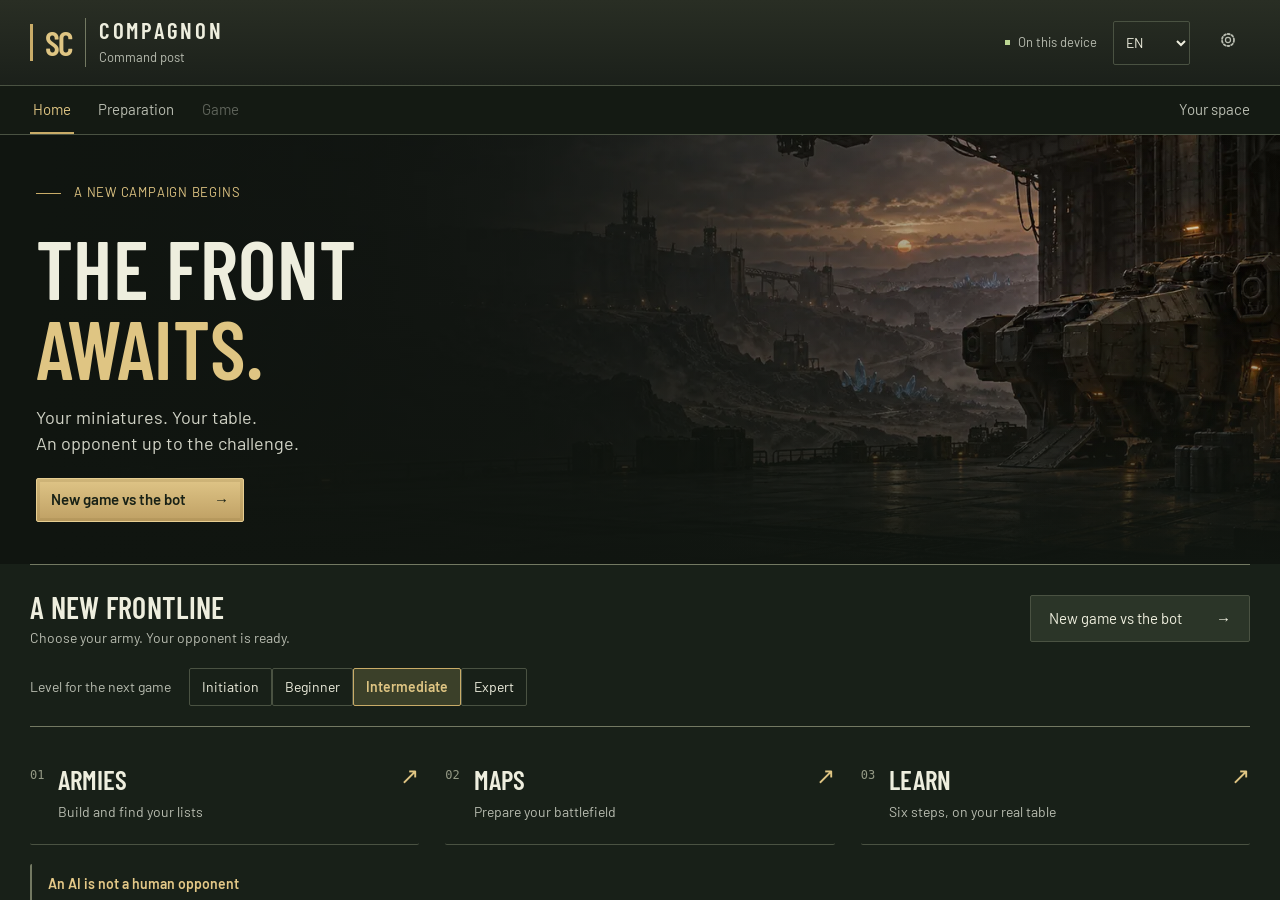
<file: index.html>
<!doctype html>
<html lang="en">
  <head>
    <meta http-equiv="Content-Security-Policy" content="default-src &#39;self&#39;; script-src &#39;self&#39; https://challenges.cloudflare.com; frame-src &#39;self&#39; https://challenges.cloudflare.com; style-src &#39;self&#39;; img-src &#39;self&#39; data:; font-src &#39;self&#39;; connect-src &#39;self&#39; https://tfnvisimrroumiuawarc.supabase.co; manifest-src &#39;self&#39;; worker-src &#39;self&#39;; object-src &#39;none&#39;; base-uri &#39;self&#39;; form-action &#39;none&#39;">

    <meta charset="utf-8" />
    <meta name="viewport" content="width=device-width, initial-scale=1, viewport-fit=cover" />
    <!-- Audit M2: the Content-Security-Policy meta is added at build time for the web only (vite.config.ts). -->
    <meta name="referrer" content="strict-origin-when-cross-origin" />
    <meta name="theme-color" content="#0b0f16" media="(prefers-color-scheme: dark)" />
    <meta name="theme-color" content="#eef1f6" media="(prefers-color-scheme: light)" />
    <!-- Favicon rev v8: PNG-first + PNG-in-ICO (to-ico BMP was corrupt → vertical bars). -->
    <link rel="icon" type="image/png" sizes="32x32" href="./sctmg-favicon-v8-32.png?v=20260912v8" />
    <link rel="icon" type="image/png" sizes="48x48" href="./sctmg-favicon-v8-48.png?v=20260912v8" />
    <link rel="icon" type="image/png" sizes="16x16" href="./sctmg-favicon-v8-16.png?v=20260912v8" />
    <link rel="icon" href="./sctmg-favicon-v8.svg?v=20260912v8" type="image/svg+xml" />
    <link rel="icon" href="./sctmg-favicon-v8.ico?v=20260912v8" sizes="any" />
    <link rel="apple-touch-icon" sizes="180x180" href="./sctmg-apple-touch-v8.png?v=20260912v8" />
    <link rel="icon" type="image/png" sizes="192x192" href="./sctmg-icon-v8-192.png?v=20260912v8" />
    <link rel="icon" type="image/png" sizes="512x512" href="./sctmg-icon-v8-512.png?v=20260912v8" />
    <title>SC Compagnon</title>
    <meta name="apple-mobile-web-app-title" content="SC Compagnon" />
    <meta name="application-name" content="SC Compagnon" />
    <meta name="description" content="Unofficial fan-made companion app for StarCraft: The Miniatures Game: game tracker, attack resolution, table map and a built-in opponent with four levels. Free offline play without an account. Optional private web account for statistics and libraries. English, French, Spanish, German." />
    <meta name="robots" content="index,follow" />
    <link rel="canonical" href="https://sctmg-iacompagnon.com/" />
    <link rel="alternate" hreflang="en" href="https://sctmg-iacompagnon.com/" />
    <link rel="alternate" hreflang="fr" href="https://sctmg-iacompagnon.com/?lang=fr" />
    <link rel="alternate" hreflang="es" href="https://sctmg-iacompagnon.com/?lang=es" />
    <link rel="alternate" hreflang="de" href="https://sctmg-iacompagnon.com/?lang=de" />
    <link rel="alternate" hreflang="pl" href="https://sctmg-iacompagnon.com/?lang=pl" />
    <link rel="alternate" hreflang="it" href="https://sctmg-iacompagnon.com/?lang=it" />
    <link rel="alternate" hreflang="pt-BR" href="https://sctmg-iacompagnon.com/?lang=pt-BR" />
    <!-- Safari on iPhone/iPad shows its native "Open in the App Store" banner. -->
    <meta name="apple-itunes-app" content="app-id=6809428019" />
    <meta property="og:type" content="website" />
    <meta property="og:site_name" content="SC Compagnon" />
    <meta property="og:title" content="SC Compagnon" />
    <meta property="og:description" content="Unofficial companion app for StarCraft: The Miniatures Game — game tracker, attack resolution, built-in opponent. Free offline play without an account. Optional private web account for statistics and libraries." />
    <meta property="og:url" content="https://sctmg-iacompagnon.com/" />
    <meta property="og:image" content="https://sctmg-iacompagnon.com/sctmg-icon-v8-512.png" />
    <meta name="twitter:card" content="summary" />
    <script type="application/ld+json">
    {
      "@context": "https://schema.org",
      "@type": "SoftwareApplication",
      "name": "SC Compagnon",
      "applicationCategory": "GameApplication",
      "operatingSystem": "Web, iOS, Android",
      "url": "https://sctmg-iacompagnon.com/",
      "description": "Unofficial fan-made companion app for StarCraft: The Miniatures Game: game tracker, attack resolution, table map and a built-in opponent with four levels. Free offline play without an account. Optional private web account for statistics and libraries. English, French, Spanish, German.",
      "inLanguage": ["en", "fr", "es", "de", "pl", "it", "pt-BR"],
      "isAccessibleForFree": true,
      "offers": { "@type": "Offer", "price": "0", "priceCurrency": "EUR" }
    }
    </script>
    <script type="module" crossorigin src="/assets/index-Bf2OgSUJ.js"></script>
    <link rel="modulepreload" crossorigin href="/assets/dto-BtlnoMYt.js">
    <link rel="stylesheet" crossorigin href="/assets/index-laTteDvU.css">
  <link rel="manifest" href="/manifest.webmanifest"><script id="vite-plugin-pwa:register-sw" src="/registerSW.js"></script></head>
  <body>
    <div id="root"></div>
  </body>
</html>
</file>
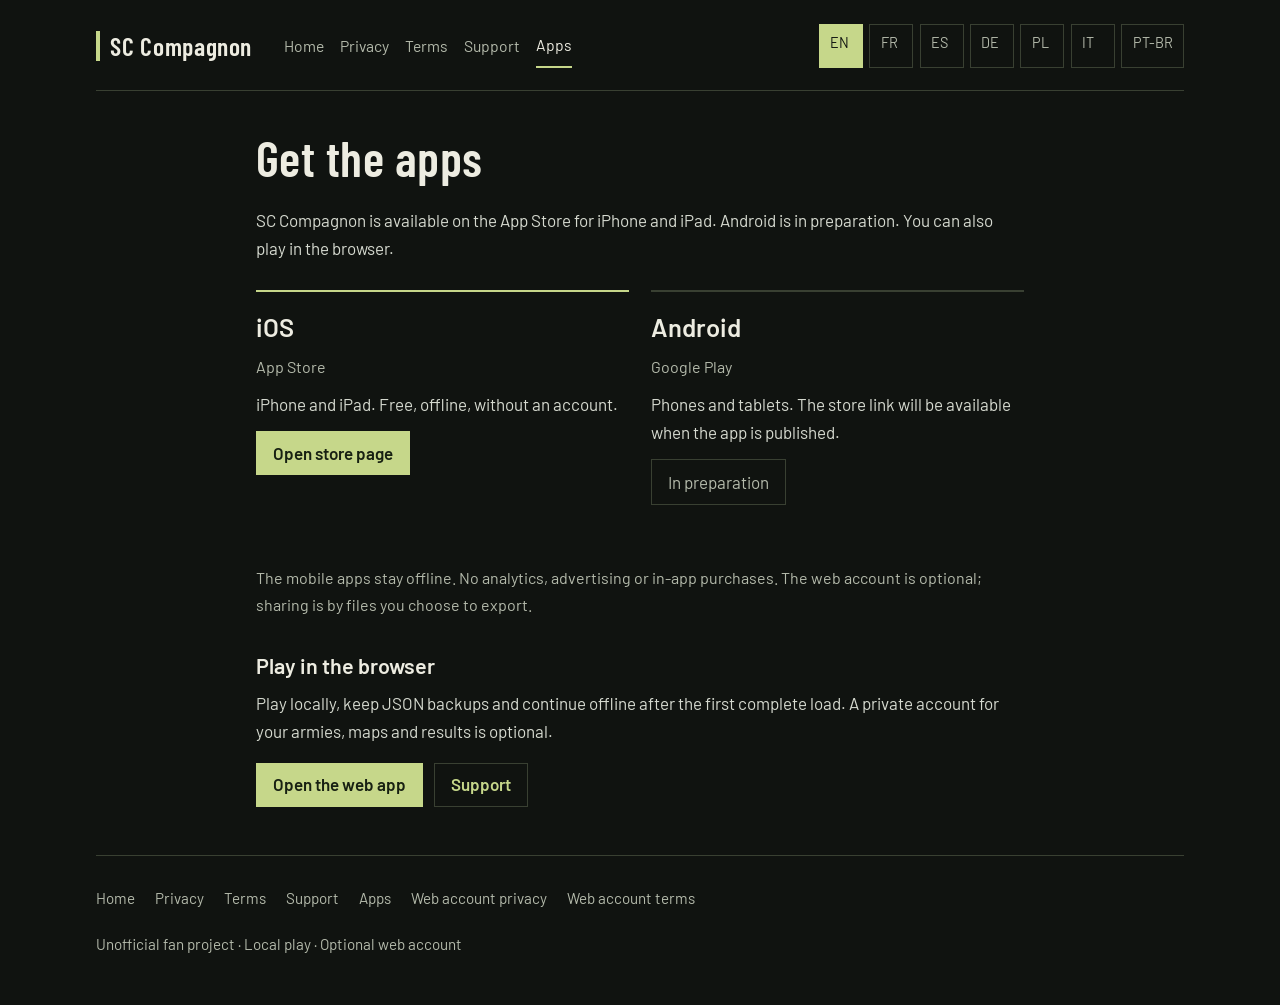
<file: apps/index.html>
<!doctype html>
<html lang="en">
<head>
  <meta charset="utf-8" />
  <meta http-equiv="Content-Security-Policy" content="default-src 'none'; script-src 'self'; style-src 'self'; img-src 'self' data:; font-src 'self'; connect-src 'none'; object-src 'none'; base-uri 'none'; form-action 'none'" />
  <meta name="viewport" content="width=device-width, initial-scale=1" />
  <meta name="color-scheme" content="dark" />
  <meta name="robots" content="index,follow" />
  <meta name="description" content="SC Compagnon — Get the apps" />
  <title>SC Compagnon — Get the apps</title>
  <link rel="canonical" href="https://sctmg-iacompagnon.com/apps/" />
  <link rel="alternate" hreflang="en" href="https://sctmg-iacompagnon.com/apps/?lang=en" />
  <link rel="alternate" hreflang="fr" href="https://sctmg-iacompagnon.com/apps/?lang=fr" />
  <link rel="alternate" hreflang="es" href="https://sctmg-iacompagnon.com/apps/?lang=es" />
  <link rel="alternate" hreflang="de" href="https://sctmg-iacompagnon.com/apps/?lang=de" />
  <link rel="alternate" hreflang="pl" href="https://sctmg-iacompagnon.com/apps/?lang=pl" />
  <link rel="alternate" hreflang="it" href="https://sctmg-iacompagnon.com/apps/?lang=it" />
  <link rel="alternate" hreflang="pt-BR" href="https://sctmg-iacompagnon.com/apps/?lang=pt-BR" />
  <meta property="og:type" content="website" />
  <meta property="og:site_name" content="SC Compagnon" />
  <meta property="og:title" content="SC Compagnon — Get the apps" />
  <meta property="og:url" content="https://sctmg-iacompagnon.com/apps/" />
  <link rel="icon" type="image/png" href="../sctmg-favicon-v8-32.png" />
  <link rel="apple-touch-icon" href="../sctmg-apple-touch-v8.png" />
  <link rel="stylesheet" href="../legal/site.css" />
  <script src="../legal/site.js" defer></script>
</head>
<body>
  <a class="skip" href="#content"><span lang="en" data-lang="en">Skip to content</span><span lang="fr" data-lang="fr" hidden>Aller au contenu</span><span lang="es" data-lang="es" hidden>Ir al contenido</span><span lang="de" data-lang="de" hidden>Zum Inhalt</span><span lang="pl" data-lang="pl" hidden>Przejdź do treści</span><span lang="it" data-lang="it" hidden>Vai al contenuto</span><span lang="pt-BR" data-lang="pt-BR" hidden>Ir para o conteúdo</span></a>
  <div class="wrap">
    <header class="top">
      <a class="brand" href="../" data-local-link>SC Compagnon</a>
      <nav class="nav" aria-label="Site navigation"><a href="../" data-local-link><span lang="en" data-lang="en">Home</span><span lang="fr" data-lang="fr" hidden>Accueil</span><span lang="es" data-lang="es" hidden>Inicio</span><span lang="de" data-lang="de" hidden>Start</span><span lang="pl" data-lang="pl" hidden>Start</span><span lang="it" data-lang="it" hidden>Home</span><span lang="pt-BR" data-lang="pt-BR" hidden>Início</span></a>
        <a href="../privacy/" data-local-link><span lang="en" data-lang="en">Privacy</span><span lang="fr" data-lang="fr" hidden>Confidentialité</span><span lang="es" data-lang="es" hidden>Privacidad</span><span lang="de" data-lang="de" hidden>Datenschutz</span><span lang="pl" data-lang="pl" hidden>Prywatność</span><span lang="it" data-lang="it" hidden>Privacy</span><span lang="pt-BR" data-lang="pt-BR" hidden>Privacidade</span></a>
        <a href="../terms/" data-local-link><span lang="en" data-lang="en">Terms</span><span lang="fr" data-lang="fr" hidden>Conditions</span><span lang="es" data-lang="es" hidden>Términos</span><span lang="de" data-lang="de" hidden>Bedingungen</span><span lang="pl" data-lang="pl" hidden>Warunki</span><span lang="it" data-lang="it" hidden>Condizioni</span><span lang="pt-BR" data-lang="pt-BR" hidden>Termos</span></a>
        <a href="../support/" data-local-link><span lang="en" data-lang="en">Support</span><span lang="fr" data-lang="fr" hidden>Support</span><span lang="es" data-lang="es" hidden>Ayuda</span><span lang="de" data-lang="de" hidden>Hilfe</span><span lang="pl" data-lang="pl" hidden>Wsparcie</span><span lang="it" data-lang="it" hidden>Assistenza</span><span lang="pt-BR" data-lang="pt-BR" hidden>Suporte</span></a>
        <a href="../apps/" data-local-link aria-current="page"><span lang="en" data-lang="en">Apps</span><span lang="fr" data-lang="fr" hidden>Applis</span><span lang="es" data-lang="es" hidden>Apps</span><span lang="de" data-lang="de" hidden>Apps</span><span lang="pl" data-lang="pl" hidden>Aplikacje</span><span lang="it" data-lang="it" hidden>App</span><span lang="pt-BR" data-lang="pt-BR" hidden>Apps</span></a></nav>
      <nav class="langs" aria-label="Language"><a href="?lang=en" data-lang-link="en" lang="en" aria-label="English">EN</a><a href="?lang=fr" data-lang-link="fr" lang="fr" aria-label="Français">FR</a><a href="?lang=es" data-lang-link="es" lang="es" aria-label="Español">ES</a><a href="?lang=de" data-lang-link="de" lang="de" aria-label="Deutsch">DE</a><a href="?lang=pl" data-lang-link="pl" lang="pl" aria-label="Polski">PL</a><a href="?lang=it" data-lang-link="it" lang="it" aria-label="Italiano">IT</a><a href="?lang=pt-BR" data-lang-link="pt-BR" lang="pt-BR" aria-label="Português (Brasil)">PT-BR</a></nav>
    </header>
    <main id="content">
      <div lang="en" data-lang="en" data-page-title="SC Compagnon — Get the apps" data-nav-label="Site navigation" data-language-label="Language" data-footer-label="Useful links"><h1>Get the apps</h1>
<p>SC Compagnon is available on the App Store for iPhone and iPad. Android is in preparation. You can also play in the browser.</p>
<div class="store-grid"><article class="store-card">
  <h2>iOS</h2>
  <p class="store-name">App Store</p>
  <p>iPhone and iPad. Free, offline, without an account.</p>
  <div class="badge-slot"><a class="badge-live" href="https://apps.apple.com/app/id6809428019" rel="noopener noreferrer" target="_blank">Open store page</a></div>
</article><article class="store-card">
  <h2>Android</h2>
  <p class="store-name">Google Play</p>
  <p>Phones and tablets. The store link will be available when the app is published.</p>
  <div class="badge-slot"><span class="badge-soon">In preparation</span></div>
</article></div>
<p class="muted">The mobile apps stay offline. No analytics, advertising or in-app purchases. The web account is optional; sharing is by files you choose to export.</p>
<h2>Play in the browser</h2>
<p>Play locally, keep JSON backups and continue offline after the first complete load. A private account for your armies, maps and results is optional.</p>
<div class="actions"><a href="../?lang=en" data-local-link>Open the web app</a>
<a class="secondary" href="../support/?lang=en" data-local-link>Support</a></div></div>
      <div lang="fr" data-lang="fr" data-page-title="SC Compagnon — Télécharger les applis" data-nav-label="Navigation du site" data-language-label="Langue" data-footer-label="Liens utiles" hidden><h1>Télécharger les applis</h1>
<p>SC Compagnon est disponible sur l'App Store pour iPhone et iPad. Android est en préparation. Vous pouvez aussi jouer dans le navigateur.</p>
<div class="store-grid"><article class="store-card">
  <h2>iOS</h2>
  <p class="store-name">App Store</p>
  <p>iPhone et iPad. Gratuit, hors ligne, sans compte.</p>
  <div class="badge-slot"><a class="badge-live" href="https://apps.apple.com/app/id6809428019" rel="noopener noreferrer" target="_blank">Ouvrir la fiche store</a></div>
</article><article class="store-card">
  <h2>Android</h2>
  <p class="store-name">Google Play</p>
  <p>Téléphones et tablettes. Le lien vers le store sera disponible à la publication de l'app.</p>
  <div class="badge-slot"><span class="badge-soon">En préparation</span></div>
</article></div>
<p class="muted">Les apps mobiles restent hors ligne. Sans mesure d'audience, publicité ni achats intégrés. Le compte web est facultatif ; le partage passe par les fichiers que vous choisissez d'exporter.</p>
<h2>Jouer dans le navigateur</h2>
<p>Jouez en local, gardez des sauvegardes JSON et continuez hors ligne après un premier chargement complet. Un compte privé pour vos armées, maps et résultats est facultatif.</p>
<div class="actions"><a href="../?lang=fr" data-local-link>Ouvrir l'app web</a>
<a class="secondary" href="../support/?lang=fr" data-local-link>Support</a></div></div>
      <div lang="es" data-lang="es" data-page-title="SC Compagnon — Descargar las apps" data-nav-label="Navegación del sitio" data-language-label="Idioma" data-footer-label="Enlaces útiles" hidden><h1>Descargar las apps</h1>
<p>SC Compagnon está disponible en el App Store para iPhone y iPad. Android está en preparación. También puede jugar en el navegador.</p>
<div class="store-grid"><article class="store-card">
  <h2>iOS</h2>
  <p class="store-name">App Store</p>
  <p>iPhone y iPad. Gratis, sin conexión y sin cuenta.</p>
  <div class="badge-slot"><a class="badge-live" href="https://apps.apple.com/app/id6809428019" rel="noopener noreferrer" target="_blank">Abrir la tienda</a></div>
</article><article class="store-card">
  <h2>Android</h2>
  <p class="store-name">Google Play</p>
  <p>Teléfonos y tabletas. El enlace a la tienda estará disponible cuando se publique la app.</p>
  <div class="badge-slot"><span class="badge-soon">En preparación</span></div>
</article></div>
<p class="muted">Las apps móviles siguen funcionando sin conexión. Sin analítica, publicidad ni compras dentro de la app. La cuenta web es opcional; el contenido se comparte mediante archivos que usted decide exportar.</p>
<h2>Jugar en el navegador</h2>
<p>Juegue localmente, conserve copias JSON y continúe sin conexión tras la primera carga completa. La cuenta privada para sus ejércitos, mapas y resultados es opcional.</p>
<div class="actions"><a href="../?lang=es" data-local-link>Abrir la app web</a>
<a class="secondary" href="../support/?lang=es" data-local-link>Ayuda</a></div></div>
      <div lang="de" data-lang="de" data-page-title="SC Compagnon — Apps herunterladen" data-nav-label="Seitennavigation" data-language-label="Sprache" data-footer-label="Nützliche Links" hidden><h1>Apps herunterladen</h1>
<p>SC Compagnon ist im App Store für iPhone und iPad verfügbar. Android wird vorbereitet. Sie können auch im Browser spielen.</p>
<div class="store-grid"><article class="store-card">
  <h2>iOS</h2>
  <p class="store-name">App Store</p>
  <p>iPhone und iPad. Kostenlos, offline und ohne Konto.</p>
  <div class="badge-slot"><a class="badge-live" href="https://apps.apple.com/app/id6809428019" rel="noopener noreferrer" target="_blank">Store-Seite öffnen</a></div>
</article><article class="store-card">
  <h2>Android</h2>
  <p class="store-name">Google Play</p>
  <p>Handys und Tablets. Der Store-Link wird verfügbar, sobald die App veröffentlicht ist.</p>
  <div class="badge-slot"><span class="badge-soon">In Vorbereitung</span></div>
</article></div>
<p class="muted">Die mobilen Apps bleiben offline. Keine Analyse, Werbung oder In-App-Käufe. Das Webkonto ist optional. Das Teilen erfolgt über Dateien, die Sie selbst exportieren.</p>
<h2>Im Browser spielen</h2>
<p>Spielen Sie lokal, sichern Sie Ihre Daten als JSON und spielen Sie nach dem ersten vollständigen Laden offline weiter. Ein privates Konto für Armeen, Karten und Ergebnisse ist optional.</p>
<div class="actions"><a href="../?lang=de" data-local-link>Web-App öffnen</a>
<a class="secondary" href="../support/?lang=de" data-local-link>Hilfe</a></div></div>
      <div lang="pl" data-lang="pl" data-page-title="SC Compagnon — Pobierz aplikacje" data-nav-label="Nawigacja po stronie" data-language-label="Język" data-footer-label="Przydatne linki" hidden><h1>Pobierz aplikacje</h1>
<p>SC Compagnon jest dostępny w App Store na iPhone'a i iPada. Android jest w przygotowaniu. Możesz też grać w przeglądarce.</p>
<div class="store-grid"><article class="store-card">
  <h2>iOS</h2>
  <p class="store-name">App Store</p>
  <p>iPhone i iPad. Za darmo, offline, bez konta.</p>
  <div class="badge-slot"><a class="badge-live" href="https://apps.apple.com/app/id6809428019" rel="noopener noreferrer" target="_blank">Otwórz stronę w sklepie</a></div>
</article><article class="store-card">
  <h2>Android</h2>
  <p class="store-name">Google Play</p>
  <p>Telefony i tablety. Link do sklepu pojawi się po opublikowaniu aplikacji.</p>
  <div class="badge-slot"><span class="badge-soon">W przygotowaniu</span></div>
</article></div>
<p class="muted">Aplikacje mobilne działają offline. Bez analityki, reklam i zakupów w aplikacji. Konto internetowe jest opcjonalne; udostępnianie odbywa się przez pliki, które wybierasz do eksportu.</p>
<h2>Graj w przeglądarce</h2>
<p>Graj lokalnie, trzymaj kopie zapasowe JSON i kontynuuj offline po pierwszym pełnym załadowaniu. Prywatne konto na twoje armie, mapy i wyniki jest opcjonalne.</p>
<div class="actions"><a href="../?lang=pl" data-local-link>Otwórz aplikację internetową</a>
<a class="secondary" href="../support/?lang=pl" data-local-link>Wsparcie</a></div></div>
      <div lang="it" data-lang="it" data-page-title="SC Compagnon — Scarica le app" data-nav-label="Navigazione del sito" data-language-label="Lingua" data-footer-label="Link utili" hidden><h1>Scarica le app</h1>
<p>SC Compagnon è disponibile sull'App Store per iPhone e iPad. La versione Android è in preparazione. Puoi giocare anche nel browser.</p>
<div class="store-grid"><article class="store-card">
  <h2>iOS</h2>
  <p class="store-name">App Store</p>
  <p>iPhone e iPad. Gratis, offline, senza account.</p>
  <div class="badge-slot"><a class="badge-live" href="https://apps.apple.com/app/id6809428019" rel="noopener noreferrer" target="_blank">Vedi l'app nello store</a></div>
</article><article class="store-card">
  <h2>Android</h2>
  <p class="store-name">Google Play</p>
  <p>Telefoni e tablet. Il link allo store sarà disponibile quando l'app verrà pubblicata.</p>
  <div class="badge-slot"><span class="badge-soon">In preparazione</span></div>
</article></div>
<p class="muted">Le app mobili restano offline. Nessun monitoraggio dell'utilizzo, nessuna pubblicità e nessun acquisto in-app. L'account web è facoltativo; la condivisione avviene tramite i file che scegli di esportare.</p>
<h2>Gioca nel browser</h2>
<p>Gioca in locale, conserva copie di sicurezza in JSON e continua offline dopo il primo caricamento completo. L'account privato per eserciti, mappe e risultati è facoltativo.</p>
<div class="actions"><a href="../?lang=it" data-local-link>Apri l'app web</a>
<a class="secondary" href="../support/?lang=it" data-local-link>Assistenza</a></div></div>
      <div lang="pt-BR" data-lang="pt-BR" data-page-title="SC Compagnon — Baixar os apps" data-nav-label="Navegação do site" data-language-label="Idioma" data-footer-label="Links úteis" hidden><h1>Baixar os apps</h1>
<p>O SC Compagnon está disponível na App Store para iPhone e iPad. A versão para Android está em preparação. Também é possível jogar no navegador.</p>
<div class="store-grid"><article class="store-card">
  <h2>iOS</h2>
  <p class="store-name">App Store</p>
  <p>iPhone e iPad. Grátis, offline e sem conta.</p>
  <div class="badge-slot"><a class="badge-live" href="https://apps.apple.com/app/id6809428019" rel="noopener noreferrer" target="_blank">Abrir a página da loja</a></div>
</article><article class="store-card">
  <h2>Android</h2>
  <p class="store-name">Google Play</p>
  <p>Celulares e tablets. O link da loja estará disponível quando o app for publicado.</p>
  <div class="badge-slot"><span class="badge-soon">Em preparação</span></div>
</article></div>
<p class="muted">Os apps para celular continuam offline. Sem coleta de métricas de uso, publicidade ou compras no app. A conta web é opcional; o compartilhamento é feito por arquivos que você decide exportar.</p>
<h2>Jogar no navegador</h2>
<p>Jogue localmente, mantenha backups em JSON e continue offline após o primeiro carregamento completo. A conta privada para seus exércitos, mapas e resultados é opcional.</p>
<div class="actions"><a href="../?lang=pt-BR" data-local-link>Abrir o app web</a>
<a class="secondary" href="../support/?lang=pt-BR" data-local-link>Suporte</a></div></div>
    </main>
    <footer class="foot">
      <nav class="foot-nav" aria-label="Useful links"><a href="../" data-local-link><span lang="en" data-lang="en">Home</span><span lang="fr" data-lang="fr" hidden>Accueil</span><span lang="es" data-lang="es" hidden>Inicio</span><span lang="de" data-lang="de" hidden>Start</span><span lang="pl" data-lang="pl" hidden>Start</span><span lang="it" data-lang="it" hidden>Home</span><span lang="pt-BR" data-lang="pt-BR" hidden>Início</span></a>
        <a href="../privacy/" data-local-link><span lang="en" data-lang="en">Privacy</span><span lang="fr" data-lang="fr" hidden>Confidentialité</span><span lang="es" data-lang="es" hidden>Privacidad</span><span lang="de" data-lang="de" hidden>Datenschutz</span><span lang="pl" data-lang="pl" hidden>Prywatność</span><span lang="it" data-lang="it" hidden>Privacy</span><span lang="pt-BR" data-lang="pt-BR" hidden>Privacidade</span></a>
        <a href="../terms/" data-local-link><span lang="en" data-lang="en">Terms</span><span lang="fr" data-lang="fr" hidden>Conditions</span><span lang="es" data-lang="es" hidden>Términos</span><span lang="de" data-lang="de" hidden>Bedingungen</span><span lang="pl" data-lang="pl" hidden>Warunki</span><span lang="it" data-lang="it" hidden>Condizioni</span><span lang="pt-BR" data-lang="pt-BR" hidden>Termos</span></a>
        <a href="../support/" data-local-link><span lang="en" data-lang="en">Support</span><span lang="fr" data-lang="fr" hidden>Support</span><span lang="es" data-lang="es" hidden>Ayuda</span><span lang="de" data-lang="de" hidden>Hilfe</span><span lang="pl" data-lang="pl" hidden>Wsparcie</span><span lang="it" data-lang="it" hidden>Assistenza</span><span lang="pt-BR" data-lang="pt-BR" hidden>Suporte</span></a>
        <a href="../apps/" data-local-link><span lang="en" data-lang="en">Apps</span><span lang="fr" data-lang="fr" hidden>Applis</span><span lang="es" data-lang="es" hidden>Apps</span><span lang="de" data-lang="de" hidden>Apps</span><span lang="pl" data-lang="pl" hidden>Aplikacje</span><span lang="it" data-lang="it" hidden>App</span><span lang="pt-BR" data-lang="pt-BR" hidden>Apps</span></a>
        <a href="../privacy-account/" data-local-link><span lang="en" data-lang="en">Web account privacy</span><span lang="fr" data-lang="fr" hidden>Confidentialité du compte web</span><span lang="es" data-lang="es" hidden>Privacidad de la cuenta web</span><span lang="de" data-lang="de" hidden>Datenschutz Webkonto</span><span lang="pl" data-lang="pl" hidden>Prywatność konta internetowego</span><span lang="it" data-lang="it" hidden>Privacy dell'account web</span><span lang="pt-BR" data-lang="pt-BR" hidden>Privacidade da conta web</span></a>
        <a href="../terms-account/" data-local-link><span lang="en" data-lang="en">Web account terms</span><span lang="fr" data-lang="fr" hidden>Conditions du compte web</span><span lang="es" data-lang="es" hidden>Términos de la cuenta web</span><span lang="de" data-lang="de" hidden>Bedingungen Webkonto</span><span lang="pl" data-lang="pl" hidden>Warunki konta internetowego</span><span lang="it" data-lang="it" hidden>Condizioni account web</span><span lang="pt-BR" data-lang="pt-BR" hidden>Termos da conta web</span></a></nav>
      <span lang="en" data-lang="en">Unofficial fan project · Local play · Optional web account</span><span lang="fr" data-lang="fr" hidden>Projet de fans non officiel · Jeu local · Compte web facultatif</span><span lang="es" data-lang="es" hidden>Proyecto de fans no oficial · Juego local · Cuenta web opcional</span><span lang="de" data-lang="de" hidden>Inoffizielles Fanprojekt · Lokales Spiel · Optionales Webkonto</span><span lang="pl" data-lang="pl" hidden>Nieoficjalny projekt fanowski · Gra lokalna · Opcjonalne konto internetowe</span><span lang="it" data-lang="it" hidden>Progetto amatoriale non ufficiale · Gioco in locale · Account web facoltativo</span><span lang="pt-BR" data-lang="pt-BR" hidden>Projeto de fãs não oficial · Jogo local · Conta web opcional</span>
    </footer>
  </div>
</body>
</html>
</file>
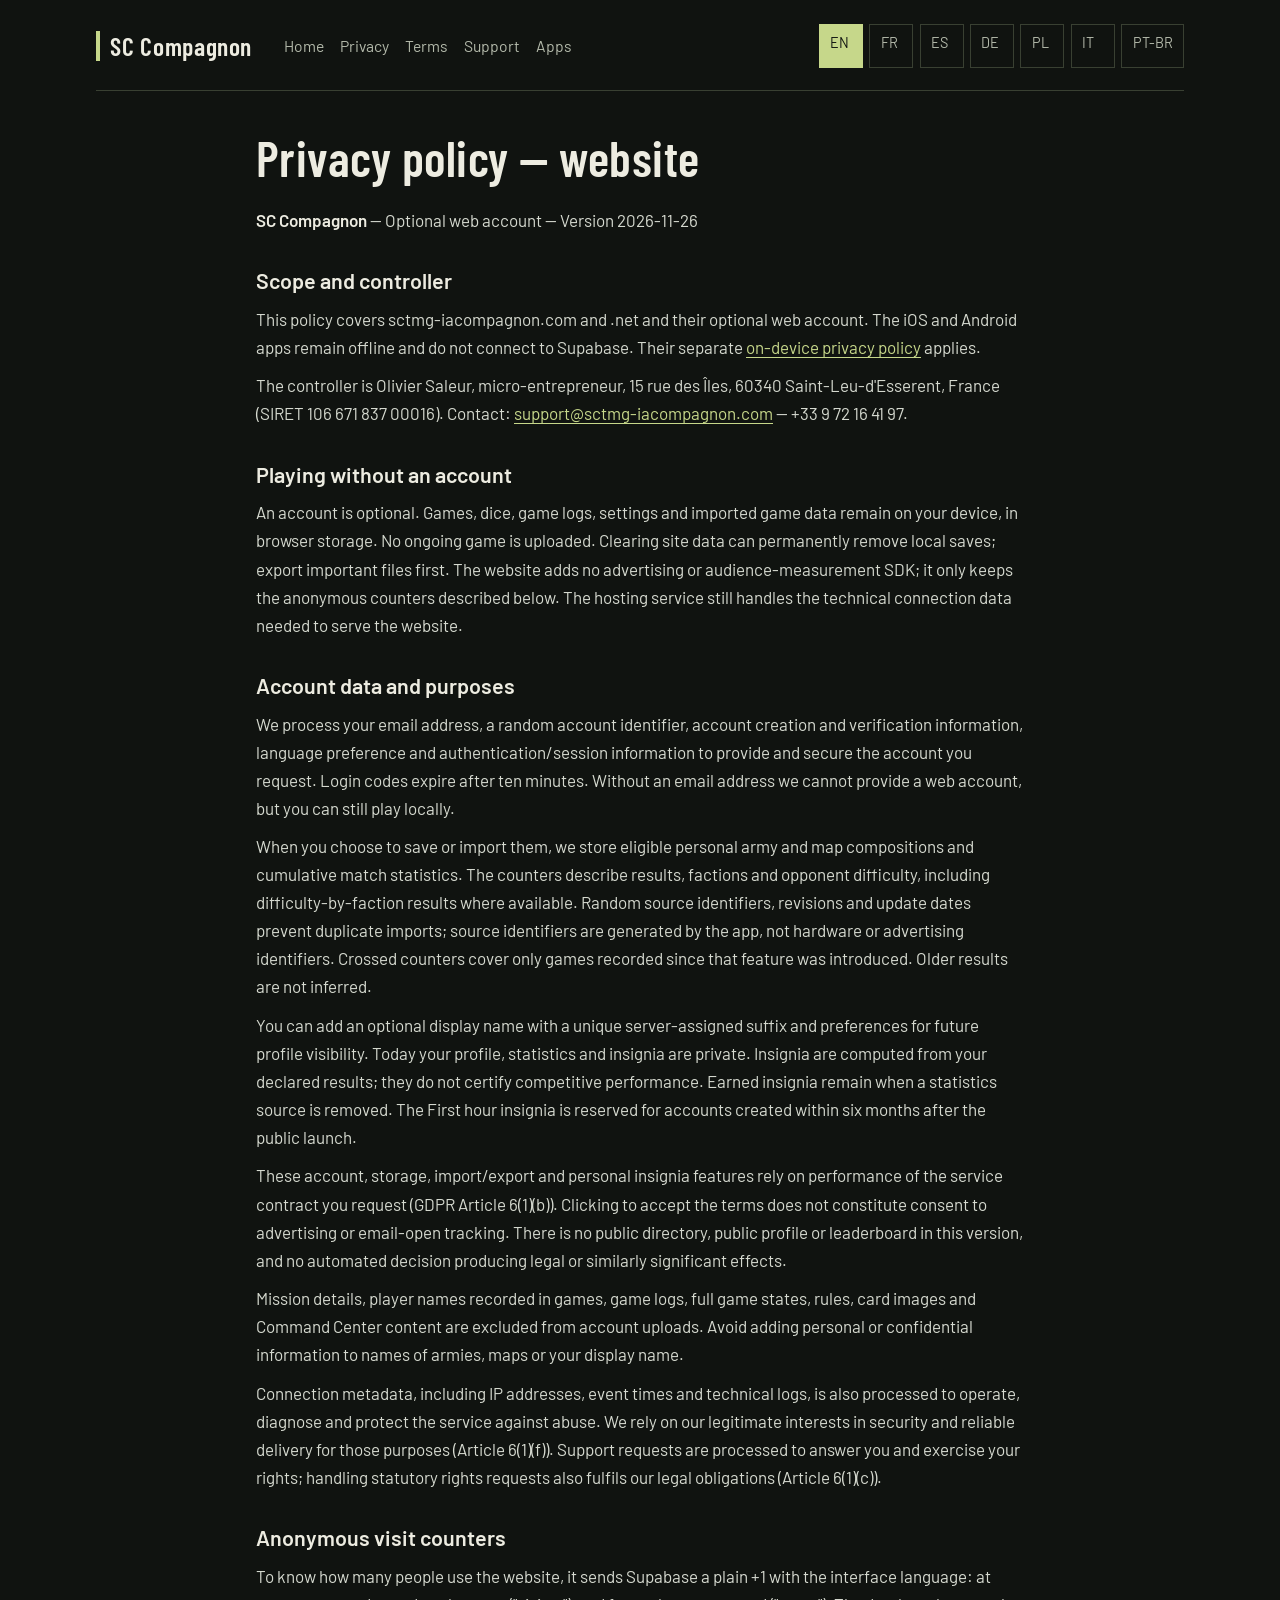
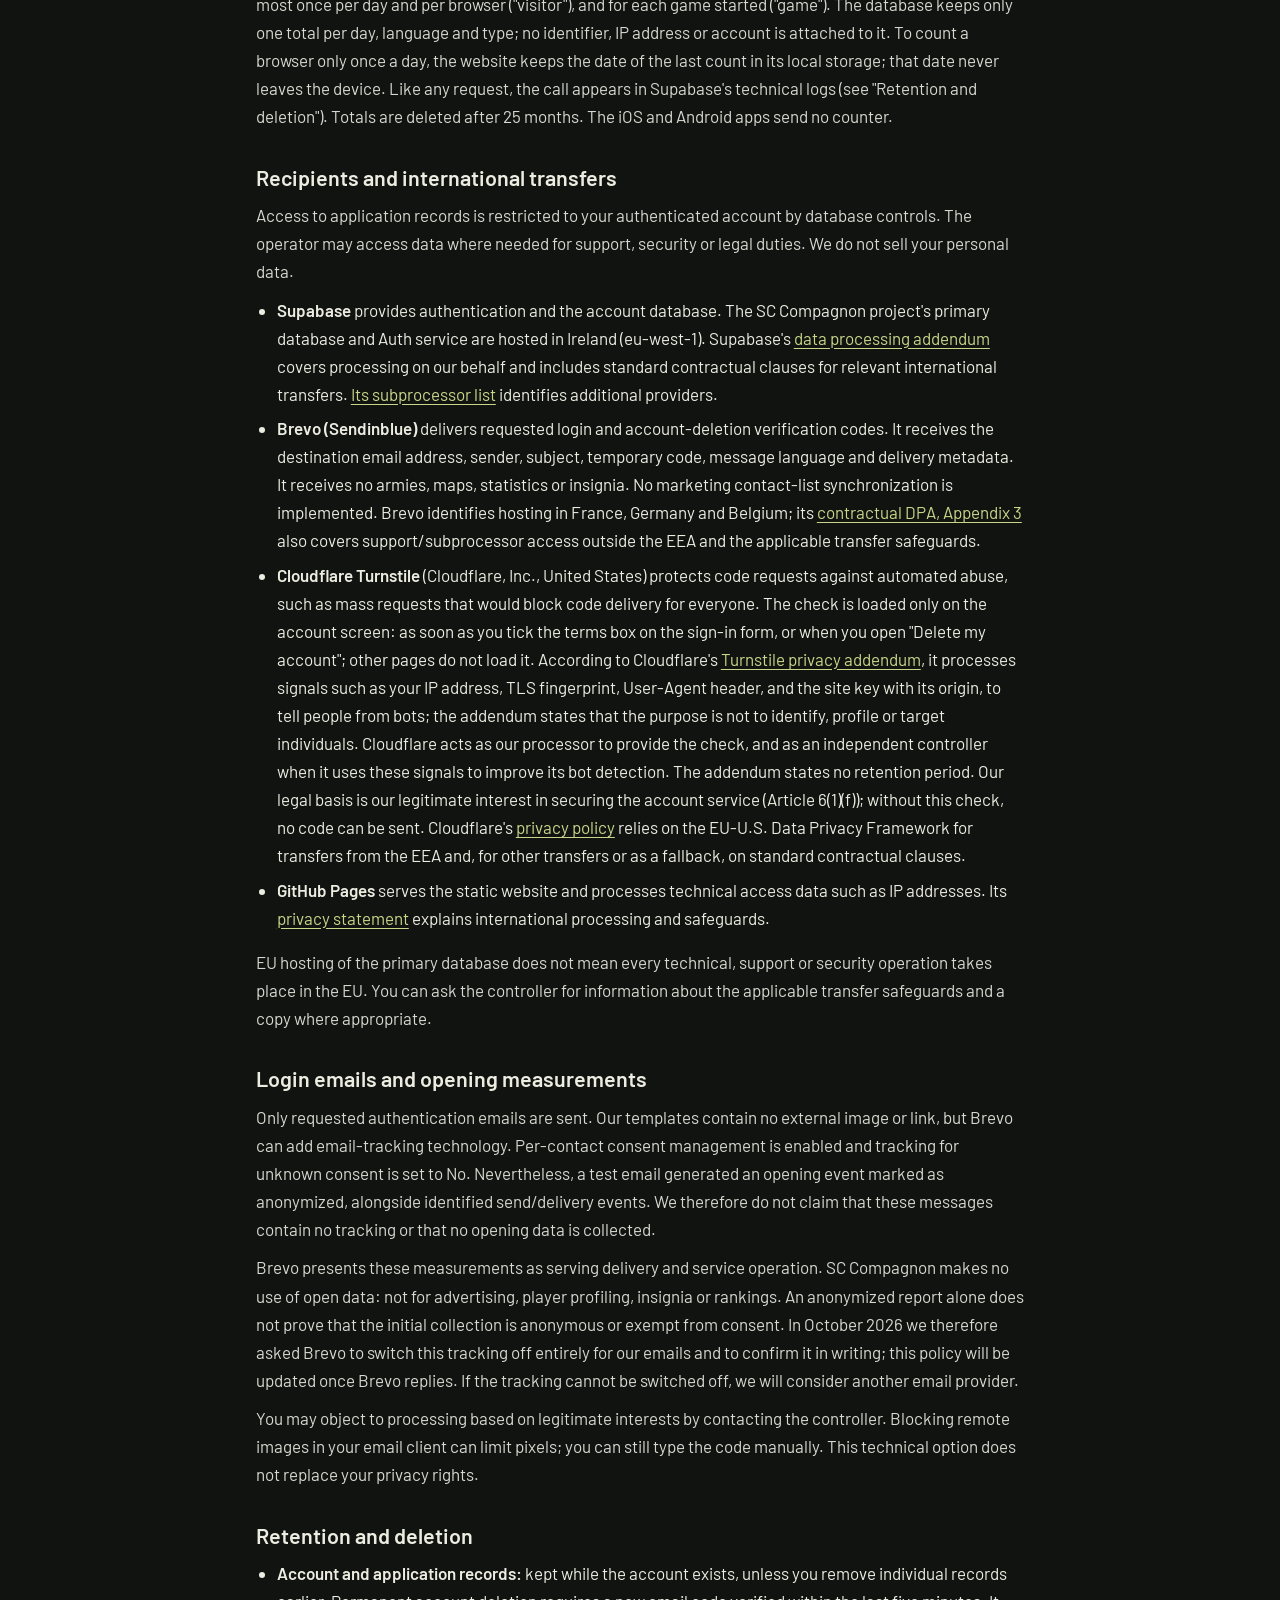
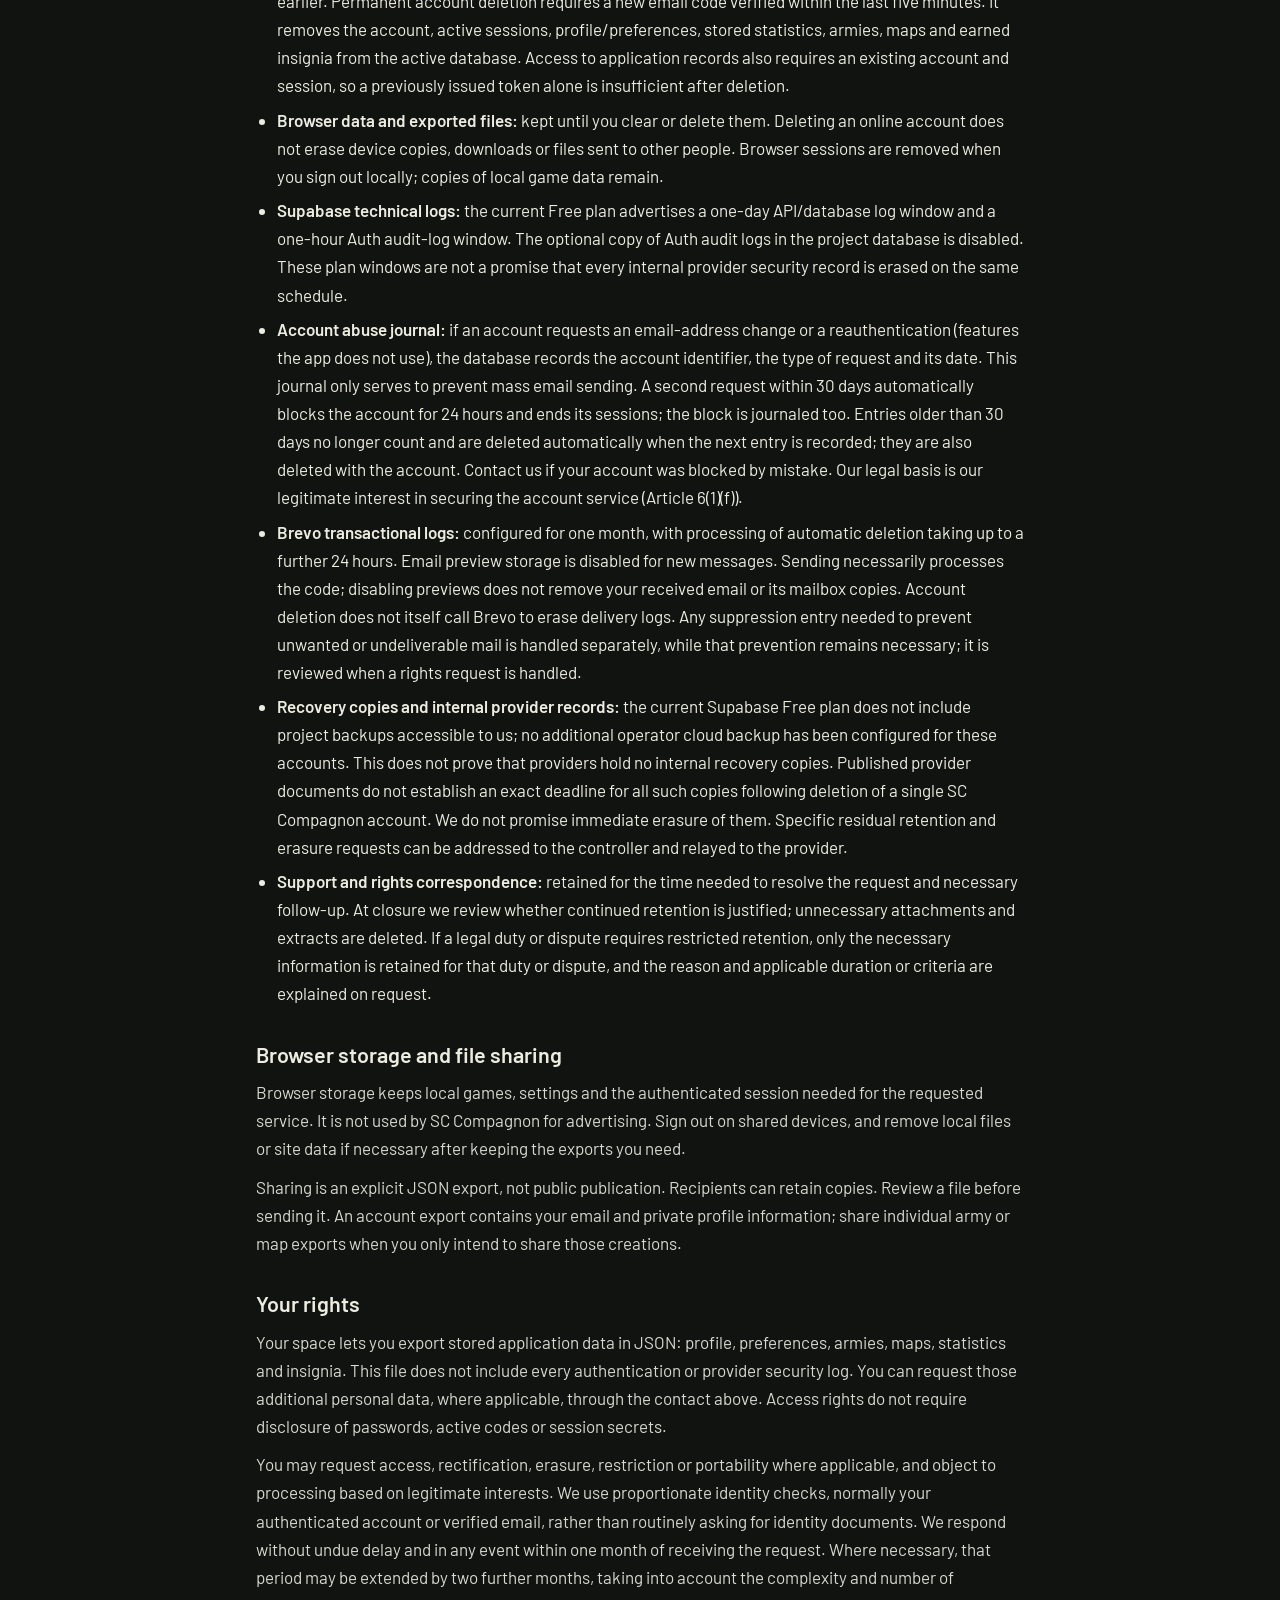
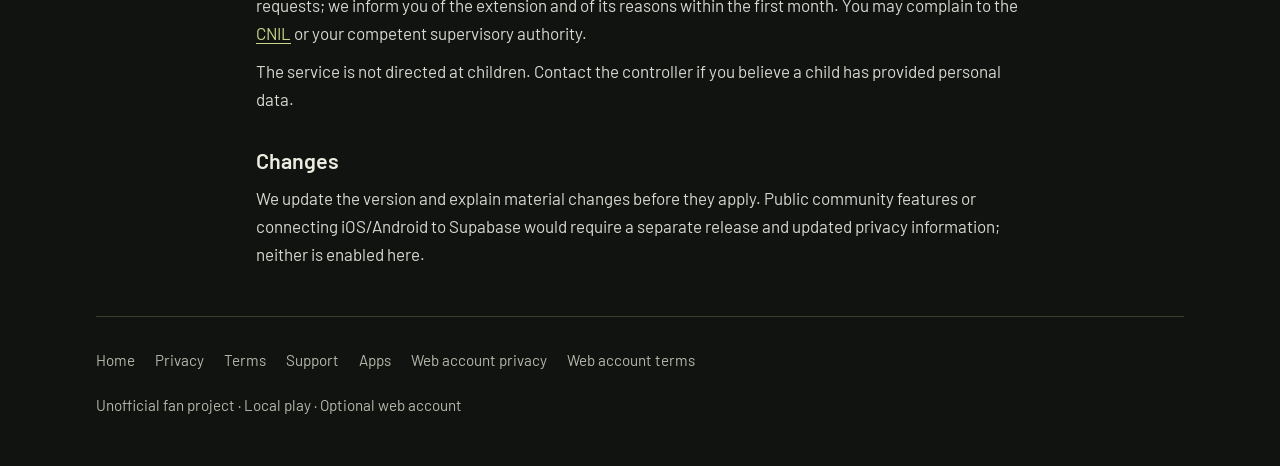
<file: privacy-account/index.html>
<!doctype html>
<html lang="en">
<head>
  <meta charset="utf-8" />
  <meta http-equiv="Content-Security-Policy" content="default-src 'none'; script-src 'self'; style-src 'self'; img-src 'self' data:; font-src 'self'; connect-src 'none'; object-src 'none'; base-uri 'none'; form-action 'none'" />
  <meta name="viewport" content="width=device-width, initial-scale=1" />
  <meta name="color-scheme" content="dark" />
  <meta name="robots" content="index,follow" />
  <meta name="description" content="SC Compagnon — Privacy policy — optional web account" />
  <title>SC Compagnon — Privacy policy — optional web account</title>
  <link rel="canonical" href="https://sctmg-iacompagnon.com/privacy-account/" />
  <link rel="alternate" hreflang="en" href="https://sctmg-iacompagnon.com/privacy-account/?lang=en" />
  <link rel="alternate" hreflang="fr" href="https://sctmg-iacompagnon.com/privacy-account/?lang=fr" />
  <link rel="alternate" hreflang="es" href="https://sctmg-iacompagnon.com/privacy-account/?lang=es" />
  <link rel="alternate" hreflang="de" href="https://sctmg-iacompagnon.com/privacy-account/?lang=de" />
  <link rel="alternate" hreflang="pl" href="https://sctmg-iacompagnon.com/privacy-account/?lang=pl" />
  <link rel="alternate" hreflang="it" href="https://sctmg-iacompagnon.com/privacy-account/?lang=it" />
  <link rel="alternate" hreflang="pt-BR" href="https://sctmg-iacompagnon.com/privacy-account/?lang=pt-BR" />
  <meta property="og:type" content="website" />
  <meta property="og:site_name" content="SC Compagnon" />
  <meta property="og:title" content="SC Compagnon — Privacy policy — optional web account" />
  <meta property="og:url" content="https://sctmg-iacompagnon.com/privacy-account/" />
  <link rel="icon" type="image/png" href="../sctmg-favicon-v8-32.png" />
  <link rel="apple-touch-icon" href="../sctmg-apple-touch-v8.png" />
  <link rel="stylesheet" href="../legal/site.css" />
  <script src="../legal/site.js" defer></script>
</head>
<body>
  <a class="skip" href="#content"><span lang="en" data-lang="en">Skip to content</span><span lang="fr" data-lang="fr" hidden>Aller au contenu</span><span lang="es" data-lang="es" hidden>Ir al contenido</span><span lang="de" data-lang="de" hidden>Zum Inhalt</span><span lang="pl" data-lang="pl" hidden>Przejdź do treści</span><span lang="it" data-lang="it" hidden>Vai al contenuto</span><span lang="pt-BR" data-lang="pt-BR" hidden>Ir para o conteúdo</span></a>
  <div class="wrap">
    <header class="top">
      <a class="brand" href="../" data-local-link>SC Compagnon</a>
      <nav class="nav" aria-label="Site navigation"><a href="../" data-local-link><span lang="en" data-lang="en">Home</span><span lang="fr" data-lang="fr" hidden>Accueil</span><span lang="es" data-lang="es" hidden>Inicio</span><span lang="de" data-lang="de" hidden>Start</span><span lang="pl" data-lang="pl" hidden>Start</span><span lang="it" data-lang="it" hidden>Home</span><span lang="pt-BR" data-lang="pt-BR" hidden>Início</span></a>
        <a href="../privacy/" data-local-link><span lang="en" data-lang="en">Privacy</span><span lang="fr" data-lang="fr" hidden>Confidentialité</span><span lang="es" data-lang="es" hidden>Privacidad</span><span lang="de" data-lang="de" hidden>Datenschutz</span><span lang="pl" data-lang="pl" hidden>Prywatność</span><span lang="it" data-lang="it" hidden>Privacy</span><span lang="pt-BR" data-lang="pt-BR" hidden>Privacidade</span></a>
        <a href="../terms/" data-local-link><span lang="en" data-lang="en">Terms</span><span lang="fr" data-lang="fr" hidden>Conditions</span><span lang="es" data-lang="es" hidden>Términos</span><span lang="de" data-lang="de" hidden>Bedingungen</span><span lang="pl" data-lang="pl" hidden>Warunki</span><span lang="it" data-lang="it" hidden>Condizioni</span><span lang="pt-BR" data-lang="pt-BR" hidden>Termos</span></a>
        <a href="../support/" data-local-link><span lang="en" data-lang="en">Support</span><span lang="fr" data-lang="fr" hidden>Support</span><span lang="es" data-lang="es" hidden>Ayuda</span><span lang="de" data-lang="de" hidden>Hilfe</span><span lang="pl" data-lang="pl" hidden>Wsparcie</span><span lang="it" data-lang="it" hidden>Assistenza</span><span lang="pt-BR" data-lang="pt-BR" hidden>Suporte</span></a>
        <a href="../apps/" data-local-link><span lang="en" data-lang="en">Apps</span><span lang="fr" data-lang="fr" hidden>Applis</span><span lang="es" data-lang="es" hidden>Apps</span><span lang="de" data-lang="de" hidden>Apps</span><span lang="pl" data-lang="pl" hidden>Aplikacje</span><span lang="it" data-lang="it" hidden>App</span><span lang="pt-BR" data-lang="pt-BR" hidden>Apps</span></a></nav>
      <nav class="langs" aria-label="Language"><a href="?lang=en" data-lang-link="en" lang="en" aria-label="English">EN</a><a href="?lang=fr" data-lang-link="fr" lang="fr" aria-label="Français">FR</a><a href="?lang=es" data-lang-link="es" lang="es" aria-label="Español">ES</a><a href="?lang=de" data-lang-link="de" lang="de" aria-label="Deutsch">DE</a><a href="?lang=pl" data-lang-link="pl" lang="pl" aria-label="Polski">PL</a><a href="?lang=it" data-lang-link="it" lang="it" aria-label="Italiano">IT</a><a href="?lang=pt-BR" data-lang-link="pt-BR" lang="pt-BR" aria-label="Português (Brasil)">PT-BR</a></nav>
    </header>
    <main id="content">
      <div lang="en" data-lang="en" data-page-title="SC Compagnon — Privacy policy — optional web account" data-nav-label="Site navigation" data-language-label="Language" data-footer-label="Useful links"><h1>Privacy policy — website</h1>
<p><strong>SC Compagnon</strong> — Optional web account — Version 2026-11-26</p>
<h2>Scope and controller</h2>
<p>This policy covers sctmg-iacompagnon.com and .net and their optional web account. The iOS and Android apps remain offline and do not connect to Supabase. Their separate <a href="https://sctmg-iacompagnon.com/privacy/" rel="noopener noreferrer">on-device privacy policy</a> applies.</p>
<p>The controller is Olivier Saleur, micro-entrepreneur, 15 rue des Îles, 60340 Saint-Leu-d'Esserent, France (SIRET 106 671 837 00016). Contact: <a href="mailto:support@sctmg-iacompagnon.com" rel="noopener noreferrer">support@sctmg-iacompagnon.com</a> — +33 9 72 16 41 97.</p>
<h2>Playing without an account</h2>
<p>An account is optional. Games, dice, game logs, settings and imported game data remain on your device, in browser storage. No ongoing game is uploaded. Clearing site data can permanently remove local saves; export important files first. The website adds no advertising or audience-measurement SDK; it only keeps the anonymous counters described below. The hosting service still handles the technical connection data needed to serve the website.</p>
<h2>Account data and purposes</h2>
<p>We process your email address, a random account identifier, account creation and verification information, language preference and authentication/session information to provide and secure the account you request. Login codes expire after ten minutes. Without an email address we cannot provide a web account, but you can still play locally.</p>
<p>When you choose to save or import them, we store eligible personal army and map compositions and cumulative match statistics. The counters describe results, factions and opponent difficulty, including difficulty-by-faction results where available. Random source identifiers, revisions and update dates prevent duplicate imports; source identifiers are generated by the app, not hardware or advertising identifiers. Crossed counters cover only games recorded since that feature was introduced. Older results are not inferred.</p>
<p>You can add an optional display name with a unique server-assigned suffix and preferences for future profile visibility. Today your profile, statistics and insignia are private. Insignia are computed from your declared results; they do not certify competitive performance. Earned insignia remain when a statistics source is removed. The First hour insignia is reserved for accounts created within six months after the public launch.</p>
<p>These account, storage, import/export and personal insignia features rely on performance of the service contract you request (GDPR Article 6(1)(b)). Clicking to accept the terms does not constitute consent to advertising or email-open tracking. There is no public directory, public profile or leaderboard in this version, and no automated decision producing legal or similarly significant effects.</p>
<p>Mission details, player names recorded in games, game logs, full game states, rules, card images and Command Center content are excluded from account uploads. Avoid adding personal or confidential information to names of armies, maps or your display name.</p>
<p>Connection metadata, including IP addresses, event times and technical logs, is also processed to operate, diagnose and protect the service against abuse. We rely on our legitimate interests in security and reliable delivery for those purposes (Article 6(1)(f)). Support requests are processed to answer you and exercise your rights; handling statutory rights requests also fulfils our legal obligations (Article 6(1)(c)).</p>
<h2>Anonymous visit counters</h2>
<p>To know how many people use the website, it sends Supabase a plain +1 with the interface language: at most once per day and per browser (&quot;visitor&quot;), and for each game started (&quot;game&quot;). The database keeps only one total per day, language and type; no identifier, IP address or account is attached to it. To count a browser only once a day, the website keeps the date of the last count in its local storage; that date never leaves the device. Like any request, the call appears in Supabase's technical logs (see &quot;Retention and deletion&quot;). Totals are deleted after 25 months. The iOS and Android apps send no counter.</p>
<h2>Recipients and international transfers</h2>
<p>Access to application records is restricted to your authenticated account by database controls. The operator may access data where needed for support, security or legal duties. We do not sell your personal data.</p>
<ul><li><strong>Supabase</strong> provides authentication and the account database. The SC Compagnon project's primary database and Auth service are hosted in Ireland (eu-west-1). Supabase's <a href="https://supabase.com/legal/customer-resources/data-processing-addendum" rel="noopener noreferrer">data processing addendum</a> covers processing on our behalf and includes standard contractual clauses for relevant international transfers. <a href="https://supabase.com/legal/customer-resources/subprocessor-list" rel="noopener noreferrer">Its subprocessor list</a> identifies additional providers.</li><li><strong>Brevo (Sendinblue)</strong> delivers requested login and account-deletion verification codes. It receives the destination email address, sender, subject, temporary code, message language and delivery metadata. It receives no armies, maps, statistics or insignia. No marketing contact-list synchronization is implemented. Brevo identifies hosting in France, Germany and Belgium; its <a href="https://www.brevo.com/legal/termsofuse/" rel="noopener noreferrer">contractual DPA, Appendix 3</a> also covers support/subprocessor access outside the EEA and the applicable transfer safeguards.</li><li><strong>Cloudflare Turnstile</strong> (Cloudflare, Inc., United States) protects code requests against automated abuse, such as mass requests that would block code delivery for everyone. The check is loaded only on the account screen: as soon as you tick the terms box on the sign-in form, or when you open &quot;Delete my account&quot;; other pages do not load it. According to Cloudflare's <a href="https://www.cloudflare.com/turnstile-privacy-policy/" rel="noopener noreferrer">Turnstile privacy addendum</a>, it processes signals such as your IP address, TLS fingerprint, User-Agent header, and the site key with its origin, to tell people from bots; the addendum states that the purpose is not to identify, profile or target individuals. Cloudflare acts as our processor to provide the check, and as an independent controller when it uses these signals to improve its bot detection. The addendum states no retention period. Our legal basis is our legitimate interest in securing the account service (Article 6(1)(f)); without this check, no code can be sent. Cloudflare's <a href="https://www.cloudflare.com/privacypolicy/" rel="noopener noreferrer">privacy policy</a> relies on the EU-U.S. Data Privacy Framework for transfers from the EEA and, for other transfers or as a fallback, on standard contractual clauses.</li><li><strong>GitHub Pages</strong> serves the static website and processes technical access data such as IP addresses. Its <a href="https://docs.github.com/en/site-policy/privacy-policies/github-general-privacy-statement" rel="noopener noreferrer">privacy statement</a> explains international processing and safeguards.</li></ul>
<p>EU hosting of the primary database does not mean every technical, support or security operation takes place in the EU. You can ask the controller for information about the applicable transfer safeguards and a copy where appropriate.</p>
<h2>Login emails and opening measurements</h2>
<p>Only requested authentication emails are sent. Our templates contain no external image or link, but Brevo can add email-tracking technology. Per-contact consent management is enabled and tracking for unknown consent is set to No. Nevertheless, a test email generated an opening event marked as anonymized, alongside identified send/delivery events. We therefore do not claim that these messages contain no tracking or that no opening data is collected.</p>
<p>Brevo presents these measurements as serving delivery and service operation. SC Compagnon makes no use of open data: not for advertising, player profiling, insignia or rankings. An anonymized report alone does not prove that the initial collection is anonymous or exempt from consent. In October 2026 we therefore asked Brevo to switch this tracking off entirely for our emails and to confirm it in writing; this policy will be updated once Brevo replies. If the tracking cannot be switched off, we will consider another email provider.</p>
<p>You may object to processing based on legitimate interests by contacting the controller. Blocking remote images in your email client can limit pixels; you can still type the code manually. This technical option does not replace your privacy rights.</p>
<h2>Retention and deletion</h2>
<ul><li><strong>Account and application records:</strong> kept while the account exists, unless you remove individual records earlier. Permanent account deletion requires a new email code verified within the last five minutes. It removes the account, active sessions, profile/preferences, stored statistics, armies, maps and earned insignia from the active database. Access to application records also requires an existing account and session, so a previously issued token alone is insufficient after deletion.</li><li><strong>Browser data and exported files:</strong> kept until you clear or delete them. Deleting an online account does not erase device copies, downloads or files sent to other people. Browser sessions are removed when you sign out locally; copies of local game data remain.</li><li><strong>Supabase technical logs:</strong> the current Free plan advertises a one-day API/database log window and a one-hour Auth audit-log window. The optional copy of Auth audit logs in the project database is disabled. These plan windows are not a promise that every internal provider security record is erased on the same schedule.</li><li><strong>Account abuse journal:</strong> if an account requests an email-address change or a reauthentication (features the app does not use), the database records the account identifier, the type of request and its date. This journal only serves to prevent mass email sending. A second request within 30 days automatically blocks the account for 24 hours and ends its sessions; the block is journaled too. Entries older than 30 days no longer count and are deleted automatically when the next entry is recorded; they are also deleted with the account. Contact us if your account was blocked by mistake. Our legal basis is our legitimate interest in securing the account service (Article 6(1)(f)).</li><li><strong>Brevo transactional logs:</strong> configured for one month, with processing of automatic deletion taking up to a further 24 hours. Email preview storage is disabled for new messages. Sending necessarily processes the code; disabling previews does not remove your received email or its mailbox copies. Account deletion does not itself call Brevo to erase delivery logs. Any suppression entry needed to prevent unwanted or undeliverable mail is handled separately, while that prevention remains necessary; it is reviewed when a rights request is handled.</li><li><strong>Recovery copies and internal provider records:</strong> the current Supabase Free plan does not include project backups accessible to us; no additional operator cloud backup has been configured for these accounts. This does not prove that providers hold no internal recovery copies. Published provider documents do not establish an exact deadline for all such copies following deletion of a single SC Compagnon account. We do not promise immediate erasure of them. Specific residual retention and erasure requests can be addressed to the controller and relayed to the provider.</li><li><strong>Support and rights correspondence:</strong> retained for the time needed to resolve the request and necessary follow-up. At closure we review whether continued retention is justified; unnecessary attachments and extracts are deleted. If a legal duty or dispute requires restricted retention, only the necessary information is retained for that duty or dispute, and the reason and applicable duration or criteria are explained on request.</li></ul>
<h2>Browser storage and file sharing</h2>
<p>Browser storage keeps local games, settings and the authenticated session needed for the requested service. It is not used by SC Compagnon for advertising. Sign out on shared devices, and remove local files or site data if necessary after keeping the exports you need.</p>
<p>Sharing is an explicit JSON export, not public publication. Recipients can retain copies. Review a file before sending it. An account export contains your email and private profile information; share individual army or map exports when you only intend to share those creations.</p>
<h2>Your rights</h2>
<p>Your space lets you export stored application data in JSON: profile, preferences, armies, maps, statistics and insignia. This file does not include every authentication or provider security log. You can request those additional personal data, where applicable, through the contact above. Access rights do not require disclosure of passwords, active codes or session secrets.</p>
<p>You may request access, rectification, erasure, restriction or portability where applicable, and object to processing based on legitimate interests. We use proportionate identity checks, normally your authenticated account or verified email, rather than routinely asking for identity documents. We respond without undue delay and in any event within one month of receiving the request. Where necessary, that period may be extended by two further months, taking into account the complexity and number of requests; we inform you of the extension and of its reasons within the first month. You may complain to the <a href="https://www.cnil.fr" rel="noopener noreferrer">CNIL</a> or your competent supervisory authority.</p>
<p>The service is not directed at children. Contact the controller if you believe a child has provided personal data.</p>
<h2>Changes</h2>
<p>We update the version and explain material changes before they apply. Public community features or connecting iOS/Android to Supabase would require a separate release and updated privacy information; neither is enabled here.</p></div>
      <div lang="fr" data-lang="fr" data-page-title="SC Compagnon — Politique de confidentialité — compte web facultatif" data-nav-label="Navigation du site" data-language-label="Langue" data-footer-label="Liens utiles" hidden><h1>Politique de confidentialité — site web</h1>
<p><strong>SC Compagnon</strong> — Compte web facultatif — Version 2026-11-26</p>
<h2>Périmètre et responsable du traitement</h2>
<p>Cette politique concerne sctmg-iacompagnon.com et .net et leur compte web facultatif. Les apps iOS et Android restent hors ligne et ne se connectent pas à Supabase. Leur <a href="https://sctmg-iacompagnon.com/privacy/" rel="noopener noreferrer">politique distincte relative aux données sur l'appareil</a> s'applique.</p>
<p>Le responsable du traitement est Olivier Saleur, micro-entrepreneur, 15 rue des Îles, 60340 Saint-Leu-d'Esserent, France (SIRET 106 671 837 00016). Contact : <a href="mailto:support@sctmg-iacompagnon.com" rel="noopener noreferrer">support@sctmg-iacompagnon.com</a> — +33 9 72 16 41 97.</p>
<h2>Jouer sans compte</h2>
<p>Le compte est facultatif. Les parties, dés, journaux de partie, réglages et données de jeu importées restent sur votre appareil, dans le stockage du navigateur. Aucune partie en cours n'est transférée en ligne. Effacer les données du site peut supprimer définitivement les sauvegardes locales ; exportez d'abord les fichiers importants. Le site n'ajoute aucun SDK de publicité ou de mesure d'audience ; il tient seulement les compteurs anonymes décrits ci-dessous. L'hébergeur traite néanmoins les données techniques de connexion nécessaires pour afficher le site.</p>
<h2>Données du compte et finalités</h2>
<p>Nous traitons votre adresse email, un identifiant de compte aléatoire, les informations de création et de vérification du compte, votre préférence de langue et les informations d'authentification et de session pour fournir et sécuriser le compte que vous demandez. Les codes de connexion expirent après dix minutes. Sans adresse email, nous ne pouvons pas fournir de compte web, mais vous pouvez toujours jouer localement.</p>
<p>Lorsque vous choisissez de les enregistrer ou de les importer, nous stockons les compositions personnelles d'armées et de maps admissibles et les statistiques cumulées de parties. Les compteurs décrivent les résultats, les factions et la difficulté de l'adversaire, y compris les résultats croisés par difficulté et faction lorsqu'ils sont disponibles. Des identifiants aléatoires de source, des révisions et des dates de mise à jour évitent les imports en double ; les identifiants de source sont générés par l'app et ne sont ni des identifiants matériels ni des identifiants publicitaires. Les compteurs croisés couvrent uniquement les parties enregistrées depuis l'ajout de cette fonction. Les résultats antérieurs ne sont pas déduits.</p>
<p>Vous pouvez ajouter un pseudo facultatif accompagné d'un suffixe unique attribué par le serveur, ainsi que des préférences pour la visibilité future du profil. Aujourd'hui, votre profil, vos statistiques et vos insignes sont privés. Les insignes sont calculés à partir de vos résultats déclarés ; ils ne certifient pas les performances en compétition. Les insignes acquis sont conservés lorsqu'une source de statistiques est retirée. L'insigne Première heure est réservé aux comptes créés dans les six mois suivant le lancement public.</p>
<p>Ces fonctions de compte, de stockage, d'import/export et d'insignes personnels reposent sur l'exécution du contrat de service que vous demandez (article 6, paragraphe 1, point b du RGPD). Accepter les conditions d'utilisation ne constitue pas un consentement à la publicité ou au suivi des ouvertures d'emails. Cette version ne comporte ni annuaire public, ni profil public, ni classement, ni décision automatisée produisant des effets juridiques ou des effets significatifs similaires.</p>
<p>Les détails de mission, les noms de joueurs enregistrés dans les parties, les journaux de partie, les états complets de partie, les règles, les images de cartes et les contenus Command Center sont exclus des transferts vers le compte. Évitez d'ajouter des informations personnelles ou confidentielles dans les noms d'armées, de maps ou dans votre pseudo.</p>
<p>Les métadonnées de connexion, notamment les adresses IP, les heures des événements et les journaux techniques, sont également traitées pour faire fonctionner le service, diagnostiquer les problèmes et le protéger contre les abus. Nous nous fondons sur nos intérêts légitimes de sécurité et de fiabilité de l'acheminement pour ces finalités (article 6, paragraphe 1, point f). Les demandes d'assistance sont traitées pour vous répondre et vous permettre d'exercer vos droits ; le traitement des demandes d'exercice des droits prévus par la loi répond aussi à nos obligations légales (article 6, paragraphe 1, point c).</p>
<h2>Compteurs anonymes de fréquentation</h2>
<p>Pour savoir combien de personnes utilisent le site, celui-ci envoie à Supabase un simple +1, avec la langue de l'interface : au plus une fois par jour et par navigateur (« visiteur »), et à chaque partie lancée (« partie »). La base ne garde qu'un total par jour, par langue et par type ; aucun identifiant, aucune adresse IP et aucun compte n'y sont associés. Pour ne compter un navigateur qu'une fois par jour, le site garde dans son stockage local la date du dernier comptage ; elle ne quitte pas l'appareil. Comme toute requête, l'appel apparaît dans les journaux techniques de Supabase (voir « Conservation et suppression »). Les totaux sont supprimés au bout de 25 mois. Les apps iOS et Android n'envoient aucun compteur.</p>
<h2>Destinataires et transferts internationaux</h2>
<p>Les contrôles de la base de données limitent l'accès aux données applicatives à votre compte authentifié. L'exploitant peut accéder aux données lorsque cela est nécessaire pour l'assistance, la sécurité ou les obligations légales. Nous ne vendons pas vos données personnelles.</p>
<ul><li><strong>Supabase</strong> fournit l'authentification et la base de données des comptes. La base de données principale et le service Auth du projet SC Compagnon sont hébergés en Irlande (eu-west-1). L'<a href="https://supabase.com/legal/customer-resources/data-processing-addendum" rel="noopener noreferrer">avenant de traitement des données</a> de Supabase encadre les traitements réalisés pour notre compte et comprend des clauses contractuelles types pour les transferts internationaux concernés. <a href="https://supabase.com/legal/customer-resources/subprocessor-list" rel="noopener noreferrer">Sa liste de sous-traitants ultérieurs</a> identifie les prestataires supplémentaires.</li><li><strong>Brevo (Sendinblue)</strong> envoie les codes demandés pour la connexion et la vérification préalable à la suppression du compte. Il reçoit l'adresse email de destination, l'expéditeur, l'objet, le code temporaire, la langue du message et les métadonnées d'acheminement. Il ne reçoit ni armées, ni maps, ni statistiques, ni insignes. Aucune synchronisation avec une liste de contacts marketing n'est mise en œuvre. Brevo indique un hébergement en France, en Allemagne et en Belgique ; son <a href="https://www.brevo.com/legal/termsofuse/" rel="noopener noreferrer">accord contractuel de traitement des données, annexe 3</a> couvre aussi les accès de l'assistance ou des sous-traitants hors de l'EEE et les garanties de transfert applicables.</li><li><strong>Cloudflare Turnstile</strong> (Cloudflare, Inc., États-Unis) protège les demandes de code contre les abus automatisés, par exemple des demandes en masse qui bloqueraient l'envoi des codes pour tout le monde. La vérification n'est chargée que sur l'écran du compte : dès que vous cochez la case d'acceptation des conditions dans le formulaire de connexion, ou lorsque vous ouvrez « Supprimer mon compte » ; les autres pages ne la chargent pas. Selon l'<a href="https://www.cloudflare.com/turnstile-privacy-policy/" rel="noopener noreferrer">avenant de confidentialité Turnstile</a> de Cloudflare, elle traite des signaux tels que votre adresse IP, l'empreinte TLS, l'en-tête User-Agent ainsi que la clé du site et son origine, afin de distinguer les personnes des robots ; l'avenant précise que ce traitement ne vise pas à identifier, profiler ou cibler des personnes. Cloudflare agit comme sous-traitant pour notre compte afin de fournir la vérification, et comme responsable de traitement distinct lorsqu'il utilise ces signaux pour améliorer sa détection des robots. L'avenant n'indique pas de durée de conservation. La base légale est notre intérêt légitime à sécuriser le service de compte (article 6, paragraphe 1, point f) ; sans cette vérification, aucun code ne peut être envoyé. La <a href="https://www.cloudflare.com/privacypolicy/" rel="noopener noreferrer">politique de confidentialité</a> de Cloudflare s'appuie, pour les transferts depuis l'EEE, sur le cadre de protection des données UE–États-Unis (Data Privacy Framework) et, pour les autres transferts ou à défaut, sur des clauses contractuelles types.</li><li><strong>GitHub Pages</strong> héberge le site statique et traite des données techniques d'accès, telles que les adresses IP. Sa <a href="https://docs.github.com/en/site-policy/privacy-policies/github-general-privacy-statement" rel="noopener noreferrer">déclaration de confidentialité</a> explique les traitements internationaux et les garanties applicables.</li></ul>
<p>L'hébergement de la base principale dans l'UE ne signifie pas que chaque opération technique, d'assistance ou de sécurité se déroule dans l'UE. Vous pouvez demander au responsable du traitement des informations sur les garanties de transfert applicables et, lorsque cela est pertinent, en obtenir une copie.</p>
<h2>Emails de connexion et mesure des ouvertures</h2>
<p>Seuls les emails d'authentification demandés sont envoyés. Nos modèles ne contiennent ni image externe ni lien, mais Brevo peut ajouter une technologie de suivi des emails. La gestion du consentement par contact est activée et le suivi en cas de consentement inconnu est réglé sur Non. Malgré cela, un email de test a généré un événement d'ouverture marqué comme anonymisé, en plus des événements d'envoi et de livraison identifiés. Nous n'affirmons donc pas que ces messages sont dépourvus de suivi ou qu'aucune donnée d'ouverture n'est collectée.</p>
<p>Brevo présente ces mesures comme destinées à l'acheminement et au fonctionnement du service. SC Compagnon n'exploite aucune donnée d'ouverture : ni pour la publicité, ni pour le profilage des joueurs, ni pour les insignes ou les classements. Un rapport anonymisé ne prouve pas à lui seul que la collecte initiale est anonyme ou exemptée de consentement. Nous avons donc demandé à Brevo en octobre 2026 de désactiver entièrement ce suivi pour nos emails et de nous le confirmer par écrit ; cette politique sera mise à jour à réception de sa réponse. Si ce suivi ne peut pas être désactivé, nous étudierons un autre prestataire d'envoi.</p>
<p>Vous pouvez vous opposer aux traitements fondés sur l'intérêt légitime en contactant le responsable du traitement. Bloquer les images distantes dans votre logiciel de messagerie peut limiter les pixels ; vous pouvez toujours saisir le code manuellement. Cette option technique ne remplace pas vos droits en matière de confidentialité.</p>
<h2>Conservation et suppression</h2>
<ul><li><strong>Compte et données applicatives :</strong> conservés tant que le compte existe, sauf si vous retirez certains éléments plus tôt. La suppression définitive du compte exige un nouveau code email validé au cours des cinq dernières minutes. Elle retire de la base active le compte, les sessions actives, le profil et ses préférences, les statistiques enregistrées, les armées, les maps et les insignes acquis. L'accès aux données applicatives exige aussi un compte et une session existants : un jeton délivré auparavant ne suffit donc pas après la suppression.</li><li><strong>Données du navigateur et fichiers exportés :</strong> conservés jusqu'à ce que vous les effaciez ou les supprimiez. Supprimer un compte en ligne n'efface pas les copies sur les appareils, les téléchargements ou les fichiers envoyés à d'autres personnes. Les sessions du navigateur sont retirées lorsque vous vous déconnectez localement ; les copies des données de jeu locales restent présentes.</li><li><strong>Journaux techniques Supabase :</strong> l'offre gratuite actuelle annonce une fenêtre d'un jour pour les journaux API/base de données et d'une heure pour les journaux d'audit Auth. La copie facultative des journaux d'audit Auth dans la base du projet est désactivée. Ces fenêtres prévues par l'offre ne garantissent pas que tous les enregistrements internes de sécurité du prestataire sont effacés selon le même calendrier.</li><li><strong>Journal anti-abus du compte :</strong> si un compte demande un changement d'adresse email ou une ré-authentification (fonctions que l'app n'utilise pas), la base enregistre l'identifiant du compte, le type de demande et sa date. Ce journal sert uniquement à empêcher l'envoi d'emails en masse. Une deuxième demande en 30 jours bloque automatiquement le compte pendant 24 heures et ferme ses sessions ; le blocage est aussi journalisé. Les entrées de plus de 30 jours ne sont plus prises en compte et sont effacées automatiquement lors de l'enregistrement suivant ; elles sont aussi effacées avec le compte. Contactez-nous si votre compte a été bloqué par erreur. La base légale est notre intérêt légitime à sécuriser le service de compte (article 6, paragraphe 1, point f).</li><li><strong>Journaux transactionnels Brevo :</strong> la conservation est réglée sur un mois ; le traitement de la suppression automatique peut prendre jusqu'à 24 heures supplémentaires. Le stockage des aperçus d'emails est désactivé pour les nouveaux messages. L'envoi traite nécessairement le code ; désactiver les aperçus ne supprime pas l'email reçu ni ses copies dans les boîtes de messagerie. La suppression du compte ne demande pas elle-même à Brevo d'effacer les journaux d'acheminement. Une éventuelle inscription sur une liste de blocage, nécessaire pour éviter les emails indésirables ou impossibles à livrer, est gérée séparément tant que cette prévention reste nécessaire ; elle est réexaminée lors du traitement d'une demande d'exercice des droits.</li><li><strong>Copies de récupération et enregistrements internes des prestataires :</strong> l'offre gratuite actuelle de Supabase ne comprend pas de sauvegardes du projet auxquelles nous avons accès ; aucune sauvegarde cloud supplémentaire de ces comptes n'a été configurée par l'exploitant. Cela ne prouve pas que les prestataires ne détiennent aucune copie interne de récupération. Les documents publiés par les prestataires ne fixent pas de délai exact pour toutes ces copies après la suppression d'un compte SC Compagnon individuel. Nous ne promettons pas leur effacement immédiat. Les demandes précises concernant la conservation résiduelle et l'effacement peuvent être adressées au responsable du traitement et transmises au prestataire.</li><li><strong>Correspondance d'assistance et d'exercice des droits :</strong> conservée pendant le temps nécessaire pour résoudre la demande et assurer le suivi utile. À la clôture, nous vérifions si une conservation supplémentaire est justifiée ; les pièces jointes et extraits inutiles sont supprimés. Si une obligation légale ou un litige exige une conservation avec accès restreint, seules les informations nécessaires à cette obligation ou à ce litige sont conservées. Le motif et la durée ou les critères applicables sont expliqués sur demande.</li></ul>
<h2>Stockage du navigateur et partage</h2>
<p>Le stockage du navigateur conserve les parties locales, les réglages et la session authentifiée nécessaires au service demandé. SC Compagnon ne l'utilise pas à des fins publicitaires. Déconnectez-vous sur les appareils partagés et supprimez les fichiers locaux ou les données du site si nécessaire, après avoir conservé les exports dont vous avez besoin.</p>
<p>Le partage consiste en un export explicite de fichier JSON, et non en une publication publique. Les destinataires peuvent conserver des copies. Vérifiez un fichier avant de l'envoyer. L'export d'un compte contient votre adresse email et les informations de votre profil privé ; partagez les exports individuels d'armée ou de map lorsque vous souhaitez uniquement partager ces créations.</p>
<h2>Vos droits</h2>
<p>Depuis « Ton espace », vous pouvez exporter les données applicatives enregistrées en JSON : profil, préférences, armées, maps, statistiques et insignes. Ce fichier ne contient pas tous les journaux d'authentification ou de sécurité des prestataires. Vous pouvez demander ces données personnelles supplémentaires, lorsqu'elles sont concernées, au contact indiqué plus haut. Le droit d'accès n'exige pas de communiquer des mots de passe, des codes actifs ou des secrets de session.</p>
<p>Vous pouvez demander l'accès, la rectification, l'effacement, la limitation du traitement ou la portabilité lorsque ces droits s'appliquent, et vous opposer aux traitements fondés sur l'intérêt légitime. Nous utilisons des vérifications d'identité proportionnées, normalement votre compte authentifié ou votre email vérifié, plutôt que de demander systématiquement une pièce d'identité. Nous répondons dans les meilleurs délais et, en tout état de cause, dans un délai d'un mois à compter de la réception de la demande. Au besoin, ce délai peut être prolongé de deux mois, compte tenu de la complexité et du nombre de demandes ; nous vous informons de cette prolongation et de ses motifs au cours du premier mois. Vous pouvez adresser une réclamation à la <a href="https://www.cnil.fr" rel="noopener noreferrer">CNIL</a> ou à votre autorité de contrôle compétente.</p>
<p>Le service ne s'adresse pas aux enfants. Contactez le responsable du traitement si vous pensez qu'un enfant a communiqué des données personnelles.</p>
<h2>Modifications</h2>
<p>Nous mettons à jour la version et expliquons les modifications importantes avant leur application. Des fonctions communautaires publiques ou la connexion des apps iOS/Android à Supabase nécessiteraient une version distincte et une information actualisée sur la confidentialité ; aucune de ces fonctions n'est activée ici.</p></div>
      <div lang="es" data-lang="es" data-page-title="SC Compagnon — Política de privacidad — cuenta web opcional" data-nav-label="Navegación del sitio" data-language-label="Idioma" data-footer-label="Enlaces útiles" hidden><h1>Política de privacidad — sitio web</h1>
<p><strong>SC Compagnon</strong> — Cuenta web opcional — Versión 2026-11-26</p>
<h2>Ámbito y responsable del tratamiento</h2>
<p>Esta política cubre sctmg-iacompagnon.com y .net y su cuenta web opcional. Las apps de iOS y Android siguen funcionando sin conexión y no se conectan a Supabase. Se aplica su <a href="https://sctmg-iacompagnon.com/privacy/" rel="noopener noreferrer">política independiente sobre los datos almacenados en el dispositivo</a>.</p>
<p>El responsable del tratamiento es Olivier Saleur, microempresario, 15 rue des Îles, 60340 Saint-Leu-d'Esserent, Francia (SIRET 106 671 837 00016). Contacto: <a href="mailto:support@sctmg-iacompagnon.com" rel="noopener noreferrer">support@sctmg-iacompagnon.com</a> — +33 9 72 16 41 97.</p>
<h2>Jugar sin cuenta</h2>
<p>La cuenta es opcional. Las partidas, los dados, los registros de partidas, los ajustes y los datos de juego importados permanecen en su dispositivo, en el almacenamiento del navegador. No se suben partidas en curso. Borrar los datos del sitio puede eliminar definitivamente las partidas guardadas localmente; exporte primero los archivos importantes. El sitio no añade ningún SDK de publicidad ni de medición de audiencia; solo mantiene los contadores anónimos descritos a continuación. El servicio de alojamiento sigue tratando los datos técnicos de conexión necesarios para mostrar el sitio.</p>
<h2>Datos de la cuenta y finalidades</h2>
<p>Tratamos su dirección de email, un identificador de cuenta aleatorio, la información de creación y verificación de la cuenta, su preferencia de idioma y la información de autenticación y sesión para ofrecer y proteger la cuenta que solicita. Los códigos de acceso caducan a los diez minutos. Sin una dirección de email no podemos ofrecerle una cuenta web, pero puede seguir jugando localmente.</p>
<p>Cuando elige guardarlas o importarlas, almacenamos las composiciones personales de ejércitos y mapas admitidas y las estadísticas acumuladas de partidas. Los recuentos describen los resultados, las facciones y la dificultad del oponente, incluidos los resultados cruzados por dificultad y facción cuando están disponibles. Los identificadores aleatorios de fuente, las revisiones y las fechas de actualización evitan las importaciones duplicadas; la app genera los identificadores de fuente, que no son identificadores de hardware ni de publicidad. Los recuentos cruzados solo cubren las partidas registradas desde que se añadió esta función. No se deducen los resultados anteriores.</p>
<p>Puede añadir un nombre visible opcional con un sufijo único asignado por el servidor y preferencias para la futura visibilidad del perfil. Hoy su perfil, sus estadísticas y sus insignias son privados. Las insignias se calculan a partir de los resultados que declara; no certifican el rendimiento competitivo. Las insignias obtenidas se conservan cuando se retira una fuente de estadísticas. La insignia Primera hora está reservada a las cuentas creadas durante los seis meses posteriores al lanzamiento público.</p>
<p>Estas funciones de cuenta, almacenamiento, importación/exportación e insignias personales se basan en la ejecución del contrato de servicio que solicita (artículo 6.1.b del RGPD). Aceptar los términos de uso no constituye un consentimiento para la publicidad ni para el seguimiento de aperturas de emails. Esta versión no incluye directorios públicos, perfiles públicos, clasificaciones ni decisiones automatizadas con efectos jurídicos o efectos significativos similares.</p>
<p>Los detalles de misiones, los nombres de jugadores registrados en las partidas, los registros de partidas, los estados completos de partidas, las reglas, las imágenes de cartas y el contenido de Command Center quedan excluidos de las subidas a la cuenta. Evite añadir información personal o confidencial en los nombres de ejércitos, mapas o en su nombre visible.</p>
<p>También se tratan metadatos de conexión, incluidas las direcciones IP, las horas de los eventos y los registros técnicos, para operar el servicio, diagnosticar problemas y protegerlo frente a abusos. Nos basamos en nuestros intereses legítimos de seguridad y fiabilidad de entrega para esas finalidades (artículo 6.1.f). Las solicitudes de asistencia se tratan para responderle y permitirle ejercer sus derechos; la gestión de las solicitudes de derechos reconocidos por la ley también cumple nuestras obligaciones legales (artículo 6.1.c).</p>
<h2>Contadores anónimos de visitas</h2>
<p>Para saber cuántas personas usan el sitio, este envía a Supabase un simple +1 con el idioma de la interfaz: como máximo una vez al día y por navegador («visitante») y por cada partida iniciada («partida»). La base de datos solo guarda un total por día, idioma y tipo; no se asocia ningún identificador, dirección IP ni cuenta. Para contar un navegador una sola vez al día, el sitio guarda en su almacenamiento local la fecha del último recuento; esa fecha no sale del dispositivo. Como cualquier solicitud, la llamada aparece en los registros técnicos de Supabase (véase «Conservación y eliminación»). Los totales se eliminan a los 25 meses. Las apps de iOS y Android no envían ningún contador.</p>
<h2>Destinatarios y transferencias internacionales</h2>
<p>Los controles de la base de datos restringen el acceso a los datos de la aplicación a su cuenta autenticada. El operador puede acceder a los datos cuando sea necesario para la asistencia, la seguridad o el cumplimiento de obligaciones legales. No vendemos sus datos personales.</p>
<ul><li><strong>Supabase</strong> proporciona la autenticación y la base de datos de las cuentas. La base de datos principal y el servicio Auth del proyecto SC Compagnon se alojan en Irlanda (eu-west-1). La <a href="https://supabase.com/legal/customer-resources/data-processing-addendum" rel="noopener noreferrer">adenda de tratamiento de datos</a> de Supabase cubre el tratamiento realizado por nuestra cuenta e incluye cláusulas contractuales tipo para las transferencias internacionales pertinentes. <a href="https://supabase.com/legal/customer-resources/subprocessor-list" rel="noopener noreferrer">Su lista de subencargados</a> identifica a los proveedores adicionales.</li><li><strong>Brevo (Sendinblue)</strong> entrega los códigos solicitados para acceder y verificar la solicitud de eliminación de la cuenta. Recibe la dirección de email de destino, el remitente, el asunto, el código temporal, el idioma del mensaje y los metadatos de entrega. No recibe ejércitos, mapas, estadísticas ni insignias. No se ha implementado ninguna sincronización con listas de contactos de marketing. Brevo indica que aloja datos en Francia, Alemania y Bélgica; su <a href="https://www.brevo.com/legal/termsofuse/" rel="noopener noreferrer">acuerdo contractual de tratamiento de datos, apéndice 3</a> también cubre los accesos del servicio de asistencia o de los subencargados desde fuera del EEE y las garantías aplicables a las transferencias.</li><li><strong>Cloudflare Turnstile</strong> (Cloudflare, Inc., Estados Unidos) protege las solicitudes de código frente a abusos automatizados, como solicitudes masivas que bloquearían el envío de códigos para todos. La comprobación solo se carga en la pantalla de la cuenta: en cuanto marca la casilla de aceptación de las condiciones en el formulario de acceso, o cuando abre «Eliminar mi cuenta»; las demás páginas no la cargan. Según la <a href="https://www.cloudflare.com/turnstile-privacy-policy/" rel="noopener noreferrer">adenda de privacidad de Turnstile</a> de Cloudflare, trata señales como su dirección IP, la huella TLS, la cabecera User-Agent y la clave del sitio con su origen, para distinguir a las personas de los bots; la adenda indica que la finalidad no es identificar a personas, elaborar perfiles sobre ellas ni dirigirse a ellas. Cloudflare actúa como nuestro encargado del tratamiento para prestar la comprobación, y como responsable independiente cuando usa estas señales para mejorar su detección de bots. La adenda no indica ningún plazo de conservación. La base jurídica es nuestro interés legítimo en proteger el servicio de cuentas (artículo 6.1.f); sin esta comprobación no se puede enviar ningún código. La <a href="https://www.cloudflare.com/privacypolicy/" rel="noopener noreferrer">política de privacidad</a> de Cloudflare se basa, para las transferencias desde el EEE, en el Marco de Privacidad de Datos UE-EE. UU. (Data Privacy Framework) y, para las demás transferencias o en su defecto, en cláusulas contractuales tipo.</li><li><strong>GitHub Pages</strong> sirve el sitio estático y trata datos técnicos de acceso, como las direcciones IP. Su <a href="https://docs.github.com/en/site-policy/privacy-policies/github-general-privacy-statement" rel="noopener noreferrer">declaración de privacidad</a> explica los tratamientos internacionales y las garantías aplicables.</li></ul>
<p>Alojar la base de datos principal en la UE no significa que todas las operaciones técnicas, de asistencia o de seguridad tengan lugar en la UE. Puede pedir al responsable del tratamiento información sobre las garantías aplicables a las transferencias y una copia cuando corresponda.</p>
<h2>Emails de acceso y medición de aperturas</h2>
<p>Solo se envían los emails de autenticación solicitados. Nuestras plantillas no contienen imágenes externas ni enlaces, pero Brevo puede añadir tecnología de seguimiento de emails. La gestión del consentimiento por contacto está activada y el seguimiento cuando el consentimiento es desconocido está configurado en No. Aun así, un email de prueba generó un evento de apertura marcado como anonimizado, junto con eventos de envío y entrega identificados. Por tanto, no afirmamos que estos mensajes no contengan seguimiento ni que no se recopilen datos de apertura.</p>
<p>Brevo presenta estas mediciones como destinadas a la entrega y al funcionamiento del servicio. SC Compagnon no utiliza ningún dato de apertura: ni para publicidad, ni para elaborar perfiles de jugadores, ni para insignias o clasificaciones. Un informe anonimizado, por sí solo, no demuestra que la recopilación inicial sea anónima o esté exenta de consentimiento. Por ello, en octubre de 2026 pedimos a Brevo que desactivara por completo este seguimiento en nuestros correos y nos lo confirmara por escrito; esta política se actualizará cuando Brevo responda. Si el seguimiento no puede desactivarse, estudiaremos otro proveedor de envío.</p>
<p>Puede oponerse al tratamiento basado en intereses legítimos contactando con el responsable del tratamiento. Bloquear las imágenes remotas en su programa de correo puede limitar los píxeles; puede seguir introduciendo el código manualmente. Esta opción técnica no sustituye sus derechos de privacidad.</p>
<h2>Conservación y eliminación</h2>
<ul><li><strong>Cuenta y datos de la aplicación:</strong> se conservan mientras exista la cuenta, salvo que retire elementos individuales antes. La eliminación permanente de la cuenta requiere un nuevo código por email verificado en los últimos cinco minutos. Elimina de la base activa la cuenta, las sesiones activas, el perfil y sus preferencias, las estadísticas guardadas, los ejércitos, los mapas y las insignias obtenidas. Para acceder a los datos de la aplicación también deben existir la cuenta y la sesión, por lo que un token emitido anteriormente no basta después de la eliminación.</li><li><strong>Datos del navegador y archivos exportados:</strong> se conservan hasta que los borre o elimine. Eliminar una cuenta en línea no borra las copias en los dispositivos, las descargas ni los archivos enviados a otras personas. Las sesiones del navegador se eliminan cuando cierra sesión localmente; las copias de los datos de juego locales permanecen.</li><li><strong>Registros técnicos de Supabase:</strong> el plan gratuito actual anuncia una ventana de un día para los registros de API y base de datos, y de una hora para los registros de auditoría de Auth. La copia opcional de los registros de auditoría de Auth en la base del proyecto está desactivada. Estas ventanas del plan no garantizan que todos los registros internos de seguridad del proveedor se borren según el mismo calendario.</li><li><strong>Registro antiabuso de la cuenta:</strong> si una cuenta solicita un cambio de dirección de email o una reautenticación (funciones que la app no utiliza), la base de datos registra el identificador de la cuenta, el tipo de solicitud y su fecha. Este registro solo sirve para impedir el envío masivo de emails. Una segunda solicitud en 30 días bloquea automáticamente la cuenta durante 24 horas y cierra sus sesiones; el bloqueo también se registra. Las entradas de más de 30 días dejan de tenerse en cuenta y se borran automáticamente al registrarse la siguiente; también se borran con la cuenta. Contáctenos si su cuenta se ha bloqueado por error. La base jurídica es nuestro interés legítimo en proteger el servicio de cuentas (artículo 6.1.f).</li><li><strong>Registros transaccionales de Brevo:</strong> configurados para un mes, con un procesamiento de la eliminación automática que puede tardar hasta 24 horas adicionales. El almacenamiento de vistas previas está desactivado para los mensajes nuevos. El envío necesariamente trata el código; desactivar las vistas previas no elimina el email que ha recibido ni sus copias en los buzones. La eliminación de la cuenta no solicita por sí misma a Brevo que borre los registros de entrega. Cualquier entrada en una lista de bloqueo necesaria para evitar mensajes no deseados o imposibles de entregar se gestiona por separado mientras siga siendo necesaria esa prevención; se revisa al tramitar una solicitud de ejercicio de derechos.</li><li><strong>Copias de recuperación y registros internos de los proveedores:</strong> el plan gratuito actual de Supabase no incluye copias de respaldo del proyecto accesibles para nosotros; el operador no ha configurado ninguna copia de respaldo adicional en la nube para estas cuentas. Esto no demuestra que los proveedores no mantengan copias internas de recuperación. Los documentos publicados por los proveedores no establecen un plazo exacto para todas esas copias tras la eliminación de una cuenta individual de SC Compagnon. No prometemos su borrado inmediato. Las solicitudes concretas sobre conservación residual y eliminación pueden dirigirse al responsable del tratamiento y transmitirse al proveedor.</li><li><strong>Correspondencia de asistencia y ejercicio de derechos:</strong> se conserva durante el tiempo necesario para resolver la solicitud y realizar el seguimiento necesario. Al cerrarla, revisamos si se justifica seguir conservándola; los adjuntos y extractos innecesarios se eliminan. Si una obligación legal o un litigio requiere una conservación con acceso restringido, solo se conserva la información necesaria para esa obligación o litigio. El motivo y la duración o los criterios aplicables se explican si los solicita.</li></ul>
<h2>Almacenamiento y archivos compartidos</h2>
<p>El almacenamiento del navegador conserva las partidas locales, los ajustes y la sesión autenticada necesarios para el servicio solicitado. SC Compagnon no lo utiliza para publicidad. Cierre sesión en los dispositivos compartidos y elimine los archivos locales o los datos del sitio si es necesario, después de conservar las exportaciones que necesite.</p>
<p>Compartir consiste en una exportación explícita de JSON, no en una publicación pública. Los destinatarios pueden conservar copias. Revise el archivo antes de enviarlo. Una exportación de cuenta contiene su email y la información de su perfil privado; comparta las exportaciones individuales de ejército o mapa cuando solo quiera compartir esas creaciones.</p>
<h2>Sus derechos</h2>
<p>Desde « Tu espacio » puede exportar los datos de la aplicación guardados en JSON: perfil, preferencias, ejércitos, mapas, estadísticas e insignias. El archivo no incluye todos los registros de autenticación o seguridad de los proveedores. Puede solicitar esos datos personales adicionales, cuando corresponda, a través del contacto indicado arriba. El derecho de acceso no exige revelar contraseñas, códigos activos ni secretos de sesión.</p>
<p>Puede solicitar el acceso, la rectificación, la supresión, la limitación del tratamiento o la portabilidad cuando correspondan, y oponerse al tratamiento basado en intereses legítimos. Usamos verificaciones de identidad proporcionadas, normalmente su cuenta autenticada o su email verificado, en lugar de solicitar documentos de identidad de forma rutinaria. Respondemos sin dilación indebida y, en cualquier caso, en el plazo de un mes a partir de la recepción de la solicitud. En caso necesario, ese plazo puede prorrogarse otros dos meses, teniendo en cuenta la complejidad y el número de solicitudes; le informamos de la prórroga y de sus motivos dentro del primer mes. Puede presentar una reclamación ante la <a href="https://www.cnil.fr" rel="noopener noreferrer">CNIL</a> o la autoridad de control competente.</p>
<p>El servicio no está dirigido a los niños. Contacte con el responsable del tratamiento si cree que un niño ha proporcionado datos personales.</p>
<h2>Cambios</h2>
<p>Actualizamos la versión y explicamos los cambios importantes antes de aplicarlos. Las funciones de comunidad públicas o la conexión de iOS/Android con Supabase requerirían una versión independiente e información de privacidad actualizada; ninguna está habilitada aquí.</p></div>
      <div lang="de" data-lang="de" data-page-title="SC Compagnon — Datenschutzerklärung — optionales Webkonto" data-nav-label="Seitennavigation" data-language-label="Sprache" data-footer-label="Nützliche Links" hidden><h1>Datenschutzerklärung — Website</h1>
<p><strong>SC Compagnon</strong> — Optionales Webkonto — Version vom 26. November 2026 (2026-11-26)</p>
<h2>Geltungsbereich und Verantwortlicher</h2>
<p>Diese Erklärung gilt für sctmg-iacompagnon.com und .net sowie deren optionales Webkonto. Die Apps für iOS und Android bleiben offline und verbinden sich nicht mit Supabase. Für sie gilt die gesonderte <a href="https://sctmg-iacompagnon.com/privacy/" rel="noopener noreferrer">Datenschutzerklärung zu Daten auf dem Gerät</a>.</p>
<p>Verantwortlicher ist Olivier Saleur, Einzelunternehmer nach französischem Kleinstunternehmerstatus, 15 rue des Îles, 60340 Saint-Leu-d'Esserent, Frankreich (SIRET 106 671 837 00016). Kontakt: <a href="mailto:support@sctmg-iacompagnon.com" rel="noopener noreferrer">support@sctmg-iacompagnon.com</a> — +33 9 72 16 41 97.</p>
<h2>Spielen ohne Konto</h2>
<p>Ein Konto ist optional. Partien, Würfel, Spielprotokolle, Einstellungen und importierte Spieldaten bleiben auf Ihrem Gerät im Browserspeicher. Laufende Partien werden nicht hochgeladen. Das Löschen der Websitedaten kann lokale Spielstände dauerhaft entfernen; exportieren Sie wichtige Dateien vorher. Die Website fügt kein SDK für Werbung oder Reichweitenmessung hinzu; sie führt nur die unten beschriebenen anonymen Zähler. Der Hostingdienst verarbeitet weiterhin die technischen Verbindungsdaten, die zur Bereitstellung der Website erforderlich sind.</p>
<h2>Kontodaten und Zwecke</h2>
<p>Wir verarbeiten Ihre E-Mail-Adresse, eine zufällige Kontokennung, Angaben zur Erstellung und Bestätigung des Kontos, Ihre Spracheinstellung sowie Authentifizierungs- und Sitzungsinformationen, um das von Ihnen angeforderte Konto bereitzustellen und abzusichern. Anmeldecodes laufen nach zehn Minuten ab. Ohne E-Mail-Adresse können wir kein Webkonto bereitstellen, aber Sie können weiterhin lokal spielen.</p>
<p>Wenn Sie sich für das Speichern oder Importieren entscheiden, speichern wir zulässige persönliche Armee- und Kartenzusammenstellungen sowie kumulierte Spielstatistiken. Die Zähler beschreiben Ergebnisse, Fraktionen und die Schwierigkeit des Gegners. Soweit verfügbar, enthalten sie auch Ergebnisse nach Kombinationen aus Schwierigkeit und Fraktion. Zufällige Quellenkennungen, Revisionen und Aktualisierungsdaten verhindern doppelte Importe. Die Quellenkennungen werden von der App erzeugt und sind keine Hardware- oder Werbekennungen. Die kombinierten Zähler erfassen nur Partien, die seit Einführung dieser Funktion gespeichert wurden. Ältere Ergebnisse werden nicht daraus abgeleitet.</p>
<p>Sie können einen optionalen Anzeigenamen mit einem vom Server vergebenen eindeutigen Zusatz sowie Einstellungen für die künftige Sichtbarkeit Ihres Profils hinzufügen. Heute sind Ihr Profil, Ihre Statistiken und Ihre Abzeichen privat. Abzeichen werden anhand der von Ihnen angegebenen Ergebnisse berechnet. Die Abzeichen bestätigen keine geprüfte Wettbewerbsleistung. Erworbene Abzeichen bleiben erhalten, wenn eine Statistikquelle entfernt wird. Das Abzeichen Erste Stunde ist für Konten vorgesehen, die innerhalb von sechs Monaten nach dem öffentlichen Start erstellt werden.</p>
<p>Diese Funktionen für Konto, Speicherung, Import/Export und persönliche Abzeichen beruhen auf der Erfüllung des von Ihnen angeforderten Dienstleistungsvertrags (Art. 6 Abs. 1 Buchst. b DSGVO). Mit dem Akzeptieren der Nutzungsbedingungen willigen Sie nicht in Werbung oder die Erfassung von E-Mail-Öffnungen ein. Diese Version enthält kein öffentliches Verzeichnis, kein öffentliches Profil und keine Rangliste. Es gibt keine automatisierte Entscheidung mit rechtlicher oder ähnlich erheblicher Wirkung.</p>
<p>Missionsdetails, in Partien erfasste Spielernamen, Spielprotokolle, vollständige Spielzustände, Regeln, Kartenbilder und Inhalte aus Command Center sind von Uploads in das Konto ausgeschlossen. Vermeiden Sie persönliche oder vertrauliche Informationen in den Namen von Armeen oder Karten sowie in Ihrem Anzeigenamen.</p>
<p>Verbindungsmetadaten, darunter IP-Adressen, Ereigniszeitpunkte und technische Protokolle, werden außerdem verarbeitet, um den Dienst zu betreiben, Probleme zu untersuchen und ihn gegen Missbrauch zu schützen. Hierfür berufen wir uns auf unsere berechtigten Interessen an Sicherheit und zuverlässiger Zustellung (Art. 6 Abs. 1 Buchst. f). Supportanfragen werden bearbeitet, um Ihnen zu antworten und die Ausübung Ihrer Rechte zu ermöglichen. Die Bearbeitung gesetzlich vorgesehener Rechteanfragen erfüllt auch unsere rechtlichen Verpflichtungen (Art. 6 Abs. 1 Buchst. c).</p>
<h2>Anonyme Besuchszähler</h2>
<p>Um zu wissen, wie viele Personen die Website nutzen, sendet sie Supabase ein einfaches +1 mit der Sprache der Oberfläche: höchstens einmal pro Tag und Browser („Besucher“) und für jede gestartete Partie („Partie“). Die Datenbank speichert nur eine Summe pro Tag, Sprache und Typ; keine Kennung, keine IP-Adresse und kein Konto werden damit verknüpft. Damit ein Browser nur einmal pro Tag gezählt wird, speichert die Website das Datum der letzten Zählung in ihrem lokalen Speicher; dieses Datum verlässt das Gerät nicht. Wie jede Anfrage erscheint der Aufruf in den technischen Protokollen von Supabase (siehe „Aufbewahrung und Löschung“). Die Summen werden nach 25 Monaten gelöscht. Die iOS- und Android-Apps senden keine Zähler.</p>
<h2>Empfänger und internationale Transfers</h2>
<p>Datenbankkontrollen beschränken den Zugriff auf Anwendungsdaten auf Ihr authentifiziertes Konto. Der Betreiber darf auf Daten zugreifen, wenn dies für Support, Sicherheit oder rechtliche Pflichten erforderlich ist. Wir verkaufen Ihre personenbezogenen Daten nicht.</p>
<ul><li><strong>Supabase</strong> stellt die Authentifizierung und die Kontodatenbank bereit. Die Hauptdatenbank und der Auth-Dienst des Projekts SC Compagnon werden in Irland (eu-west-1) gehostet. Die <a href="https://supabase.com/legal/customer-resources/data-processing-addendum" rel="noopener noreferrer">Auftragsverarbeitungsvereinbarung</a> von Supabase regelt die Verarbeitung in unserem Auftrag und enthält Standardvertragsklauseln für einschlägige internationale Übermittlungen. <a href="https://supabase.com/legal/customer-resources/subprocessor-list" rel="noopener noreferrer">Die Liste der Unterauftragsverarbeiter</a> nennt weitere Anbieter.</li><li><strong>Brevo (Sendinblue)</strong> stellt angeforderte Codes zur Anmeldung und zur Bestätigung einer Kontolöschung zu. Brevo erhält die E-Mail-Adresse des Empfängers, den Absender, den Betreff, den zeitlich begrenzten Code, die Sprache der Nachricht und Zustellmetadaten. Armeen, Karten, Statistiken oder Abzeichen werden nicht übermittelt. Eine Synchronisierung mit Marketing-Kontaktlisten ist nicht eingerichtet. Brevo nennt Hostingstandorte in Frankreich, Deutschland und Belgien. Die <a href="https://www.brevo.com/legal/termsofuse/" rel="noopener noreferrer">vertragliche Auftragsverarbeitungsvereinbarung in Anhang 3</a> erfasst auch Zugriffe durch Support oder Unterauftragsverarbeiter außerhalb des EWR und die geltenden Übermittlungsgarantien.</li><li><strong>Cloudflare Turnstile</strong> (Cloudflare, Inc., USA) schützt Code-Anfragen vor automatisiertem Missbrauch, etwa vor massenhaften Anfragen, die den Versand von Codes für alle blockieren würden. Die Prüfung wird nur auf der Kontoseite geladen: sobald Sie im Anmeldeformular das Kästchen zur Annahme der Nutzungsbedingungen ankreuzen oder wenn Sie „Mein Konto löschen“ öffnen; andere Seiten laden sie nicht. Laut Cloudflares <a href="https://www.cloudflare.com/turnstile-privacy-policy/" rel="noopener noreferrer">Turnstile-Datenschutzanhang</a> verarbeitet sie Signale wie Ihre IP-Adresse, den TLS-Fingerabdruck, den User-Agent-Header sowie den Website-Schlüssel mit seinem Ursprung, um Menschen von Bots zu unterscheiden; nach Angaben des Anhangs dient dies nicht dazu, Personen zu identifizieren, Profile von ihnen zu erstellen oder sie gezielt anzusprechen. Cloudflare handelt als unser Auftragsverarbeiter, um die Prüfung bereitzustellen, und als eigenständiger Verantwortlicher, wenn es diese Signale zur Verbesserung seiner Bot-Erkennung nutzt. Der Anhang nennt keine Speicherdauer. Rechtsgrundlage ist unser berechtigtes Interesse an der Sicherheit des Kontodienstes (Art. 6 Abs. 1 Buchst. f); ohne diese Prüfung kann kein Code gesendet werden. Cloudflares <a href="https://www.cloudflare.com/privacypolicy/" rel="noopener noreferrer">Datenschutzerklärung</a> nennt für Übermittlungen aus dem EWR den Datenschutzrahmen EU-USA (Data Privacy Framework) und für andere Übermittlungen oder ersatzweise Standardvertragsklauseln.</li><li><strong>GitHub Pages</strong> stellt die statische Website bereit und verarbeitet technische Zugriffsdaten wie IP-Adressen. Die <a href="https://docs.github.com/en/site-policy/privacy-policies/github-general-privacy-statement" rel="noopener noreferrer">Datenschutzerklärung</a> erläutert internationale Verarbeitungsvorgänge und Schutzmaßnahmen.</li></ul>
<p>Das Hosting der Hauptdatenbank in der EU bedeutet nicht, dass jede technische, Support- oder Sicherheitsmaßnahme innerhalb der EU stattfindet. Sie können beim Verantwortlichen Informationen über die geltenden Übermittlungsgarantien und gegebenenfalls eine Kopie anfordern.</p>
<h2>Anmelde-E-Mails und Öffnungsmessung</h2>
<p>Es werden nur angeforderte Authentifizierungs-E-Mails versendet. Unsere Vorlagen enthalten weder externe Bilder noch Links. Brevo kann jedoch Technologien zur E-Mail-Verfolgung hinzufügen. Die Einwilligungsverwaltung pro Kontakt ist aktiviert. Für Kontakte mit unbekanntem Einwilligungsstatus ist die Verfolgung auf Nein eingestellt. Trotzdem erzeugte eine Test-E-Mail neben zuordenbaren Versand- und Zustellereignissen ein Öffnungsereignis mit der Kennzeichnung „anonymisiert“. Wir behaupten daher weder, dass diese Nachrichten kein Tracking enthalten, noch, dass keine Öffnungsdaten erhoben werden.</p>
<p>Brevo beschreibt diese Messungen als Mittel für die Zustellung und den Betrieb des Dienstes. SC Compagnon nutzt keine Öffnungsdaten – weder für Werbung noch für Spielerprofile, Abzeichen oder Ranglisten. Ein anonymisierter Bericht allein belegt nicht, dass die ursprüngliche Erhebung anonym ist oder keiner Einwilligung bedarf. Deshalb haben wir Brevo im Oktober 2026 gebeten, dieses Tracking für unsere E-Mails vollständig abzuschalten und dies schriftlich zu bestätigen; diese Datenschutzerklärung wird nach der Antwort von Brevo aktualisiert. Lässt sich das Tracking nicht abschalten, prüfen wir einen anderen E-Mail-Dienstleister.</p>
<p>Sie können einer Verarbeitung auf Grundlage berechtigter Interessen widersprechen, indem Sie sich an den Verantwortlichen wenden. Das Blockieren externer Bilder in Ihrem E-Mail-Programm kann Pixel einschränken. Sie können den Code weiterhin manuell eingeben. Diese technische Möglichkeit ersetzt Ihre Datenschutzrechte nicht.</p>
<h2>Aufbewahrung und Löschung</h2>
<ul><li><strong>Konto und Anwendungsdaten:</strong> Sie werden gespeichert, solange das Konto besteht, sofern Sie einzelne Einträge nicht vorher entfernen. Für die endgültige Kontolöschung ist ein neuer E-Mail-Code erforderlich, der innerhalb der letzten fünf Minuten bestätigt wurde. Die Löschung entfernt das Konto, aktive Sitzungen, Profil und Einstellungen, gespeicherte Statistiken, Armeen, Karten und erworbene Abzeichen aus der aktiven Datenbank. Der Zugriff auf Anwendungsdaten setzt außerdem voraus, dass Konto und Sitzung noch bestehen. Ein zuvor ausgestelltes Token allein reicht nach der Löschung daher nicht aus.</li><li><strong>Browserdaten und exportierte Dateien:</strong> Sie bleiben gespeichert, bis Sie sie entfernen oder löschen. Das Löschen eines Onlinekontos entfernt keine Kopien auf Geräten, Downloads oder Dateien, die an andere Personen gesendet wurden. Browsersitzungen werden entfernt, wenn Sie sich lokal abmelden. Kopien lokaler Spieldaten bleiben erhalten.</li><li><strong>Technische Protokolle bei Supabase:</strong> Der aktuelle kostenlose Tarif nennt ein Zeitfenster von einem Tag für API- und Datenbankprotokolle und von einer Stunde für Auth-Auditprotokolle. Die optionale Kopie der Auth-Auditprotokolle in der Projektdatenbank ist deaktiviert. Diese tarifabhängigen Zeitfenster sind keine Zusage, dass sämtliche internen Sicherheitsaufzeichnungen des Anbieters nach demselben Zeitplan gelöscht werden.</li><li><strong>Missbrauchsprotokoll des Kontos:</strong> Fordert ein Konto eine Änderung der E-Mail-Adresse oder eine erneute Authentifizierung an (Funktionen, die die App nicht verwendet), speichert die Datenbank die Kontokennung, die Art der Anfrage und ihr Datum. Dieses Protokoll dient nur dazu, massenhaften E-Mail-Versand zu verhindern. Eine zweite Anfrage innerhalb von 30 Tagen sperrt das Konto automatisch für 24 Stunden und beendet seine Sitzungen. Auch die Sperre wird protokolliert. Einträge, die älter als 30 Tage sind, werden nicht mehr berücksichtigt und beim nächsten Eintrag automatisch gelöscht. Mit dem Konto werden sie ebenfalls gelöscht. Wenden Sie sich an uns, wenn Ihr Konto irrtümlich gesperrt wurde. Rechtsgrundlage ist unser berechtigtes Interesse an der Sicherheit des Kontodienstes (Art. 6 Abs. 1 Buchst. f DSGVO).</li><li><strong>Transaktionsprotokolle bei Brevo:</strong> Die Aufbewahrung ist auf einen Monat eingestellt. Die Verarbeitung der automatischen Löschung kann bis zu weitere 24 Stunden dauern. Das Speichern von E-Mail-Vorschauen ist für neue Nachrichten deaktiviert. Der Versand verarbeitet zwangsläufig den Code. Das Deaktivieren von Vorschauen entfernt weder die empfangene E-Mail noch ihre Kopien in Postfächern. Eine Kontolöschung fordert Brevo nicht automatisch zur Löschung der Zustellprotokolle auf. Ein gegebenenfalls erforderlicher Sperrlisteneintrag zur Verhinderung unerwünschter oder unzustellbarer E-Mails wird gesondert behandelt, solange diese Vorbeugung nötig ist. Er wird bei der Bearbeitung einer Rechteanfrage überprüft.</li><li><strong>Wiederherstellungskopien und interne Anbieteraufzeichnungen:</strong> Der aktuelle kostenlose Tarif von Supabase umfasst keine Projektbackups, auf die wir zugreifen können. Der Betreiber hat für diese Konten keine zusätzliche Cloudsicherung eingerichtet. Dies beweist nicht, dass Anbieter keine internen Wiederherstellungskopien besitzen. Veröffentlichte Anbieterunterlagen legen keine genaue Frist für sämtliche solchen Kopien nach der Löschung eines einzelnen SC-Compagnon-Kontos fest. Wir versprechen keine sofortige Löschung dieser Kopien. Konkrete Anfragen zur verbleibenden Aufbewahrung und Löschung können an den Verantwortlichen gerichtet und an den Anbieter weitergeleitet werden.</li><li><strong>Support- und Rechtekorrespondenz:</strong> Sie wird so lange aufbewahrt, wie die Bearbeitung der Anfrage und notwendiger Rückfragen es erfordern. Beim Abschluss prüfen wir, ob eine weitere Aufbewahrung gerechtfertigt ist. Unnötige Anhänge und Auszüge werden gelöscht. Erfordert eine gesetzliche Pflicht oder ein Rechtsstreit eine Aufbewahrung mit beschränktem Zugriff, werden nur die dafür notwendigen Informationen behalten. Grund und geltende Dauer oder Kriterien werden auf Anfrage erläutert.</li></ul>
<h2>Browserspeicher und Dateifreigabe</h2>
<p>Der Browserspeicher enthält lokale Partien, Einstellungen und die authentifizierte Sitzung, die für den angeforderten Dienst erforderlich sind. SC Compagnon nutzt ihn nicht für Werbung. Melden Sie sich auf gemeinsam genutzten Geräten ab und entfernen Sie nötigenfalls lokale Dateien oder Websitedaten, nachdem Sie die benötigten Exporte gesichert haben.</p>
<p>Das Teilen erfolgt durch einen ausdrücklichen JSON-Export, nicht durch eine öffentliche Veröffentlichung. Empfänger können Kopien behalten. Prüfen Sie eine Datei vor dem Versand. Ein Kontoexport enthält Ihre E-Mail-Adresse und private Profilinformationen. Teilen Sie einzelne Armee- oder Kartenexporte, wenn Sie nur diese Entwürfe weitergeben möchten.</p>
<h2>Ihre Rechte</h2>
<p>Unter „Dein Bereich“ können Sie gespeicherte Anwendungsdaten als JSON exportieren: Profil, Einstellungen, Armeen, Karten, Statistiken und Abzeichen. Diese Datei enthält nicht sämtliche Authentifizierungs- oder Sicherheitsprotokolle der Anbieter. Diese zusätzlichen personenbezogenen Daten können Sie gegebenenfalls über den oben genannten Kontakt anfordern. Das Auskunftsrecht verlangt keine Offenlegung von Passwörtern, aktiven Codes oder geheimen Sitzungsdaten.</p>
<p>Sie können gegebenenfalls Auskunft, Berichtigung, Löschung, Einschränkung oder Datenübertragbarkeit verlangen und einer Verarbeitung auf Grundlage berechtigter Interessen widersprechen. Wir prüfen Ihre Identität verhältnismäßig, normalerweise anhand Ihres authentifizierten Kontos oder Ihrer bestätigten E-Mail-Adresse, statt routinemäßig Ausweisdokumente anzufordern. Wir antworten unverzüglich, in jedem Fall aber innerhalb eines Monats nach Eingang des Antrags. Diese Frist kann um weitere zwei Monate verlängert werden, wenn dies unter Berücksichtigung der Komplexität und der Anzahl der Anträge erforderlich ist. Über die Verlängerung und ihre Gründe informieren wir Sie innerhalb des ersten Monats. Sie können sich bei der <a href="https://www.cnil.fr" rel="noopener noreferrer">CNIL</a> oder Ihrer zuständigen Aufsichtsbehörde beschweren.</p>
<p>Der Dienst richtet sich nicht an Kinder. Wenden Sie sich an den Verantwortlichen, wenn Sie glauben, dass ein Kind personenbezogene Daten mitgeteilt hat.</p>
<h2>Änderungen</h2>
<p>Wir aktualisieren die Version und erläutern wesentliche Änderungen, bevor sie gelten. Öffentliche Community-Funktionen oder eine Verbindung von iOS/Android mit Supabase würden eine gesonderte Veröffentlichung und aktualisierte Datenschutzinformationen erfordern. Beides ist hier nicht aktiviert.</p></div>
      <div lang="pl" data-lang="pl" data-page-title="SC Compagnon — Polityka prywatności — opcjonalne konto internetowe" data-nav-label="Nawigacja po stronie" data-language-label="Język" data-footer-label="Przydatne linki" hidden><h1>Polityka prywatności serwisu</h1>
<p><strong>SC Compagnon</strong> — Opcjonalne konto internetowe — Wersja 2026-11-26</p>
<h2>Zakres i administrator</h2>
<p>Niniejsza polityka dotyczy sctmg-iacompagnon.com i .net oraz ich opcjonalnego konta internetowego. Aplikacje na iOS i Androida pozostają offline i nie łączą się z Supabase. Zastosowanie ma ich odrębna <a href="https://sctmg-iacompagnon.com/privacy/" rel="noopener noreferrer">polityka prywatności dotycząca danych na urządzeniu</a>.</p>
<p>Administratorem jest Olivier Saleur, mikroprzedsiębiorca, 15 rue des Îles, 60340 Saint-Leu-d'Esserent, Francja (SIRET 106 671 837 00016). Kontakt: <a href="mailto:support@sctmg-iacompagnon.com" rel="noopener noreferrer">support@sctmg-iacompagnon.com</a> — +33 9 72 16 41 97.</p>
<h2>Granie bez konta</h2>
<p>Konto jest opcjonalne. Gry, rzuty kośćmi, dzienniki gier, ustawienia i zaimportowane dane gier pozostają na urządzeniu użytkownika, w pamięci przeglądarki. Żadna trwająca gra nie jest przesyłana. Wyczyszczenie danych witryny może trwale usunąć zapisy lokalne; ważne pliki należy najpierw wyeksportować. Strona internetowa nie dodaje żadnego reklamowego ani służącego do pomiaru odbiorców zestawu SDK; przechowuje wyłącznie anonimowe liczniki opisane poniżej. Usługa hostingowa nadal przetwarza techniczne dane połączenia potrzebne do udostępnienia strony.</p>
<h2>Dane konta i cele przetwarzania</h2>
<p>Przetwarzamy adres e-mail użytkownika, losowy identyfikator konta, informacje o utworzeniu i weryfikacji konta, preferencję językową oraz informacje o uwierzytelnianiu i sesji, aby udostępnić użytkownikowi konto, o które wnioskuje, i zapewnić jego bezpieczeństwo. Kody logowania wygasają po dziesięciu minutach. Bez adresu e-mail nie możemy zapewnić konta internetowego, ale użytkownik nadal może grać lokalnie.</p>
<p>Gdy użytkownik zdecyduje się je zapisać lub zaimportować, przechowujemy kwalifikujące się osobiste kompozycje armii i map oraz skumulowane statystyki partii. Liczniki opisują wyniki, frakcje i poziom trudności przeciwnika, w tym, jeśli są dostępne, wyniki według poziomu trudności i frakcji. Losowe identyfikatory źródła, rewizje i daty aktualizacji zapobiegają zduplikowanym importom; identyfikatory źródła są generowane przez aplikację, a nie są identyfikatorami sprzętowymi ani reklamowymi. Zestawienia według frakcji i poziomu trudności obejmują wyłącznie gry zapisane od wprowadzenia tej funkcji. Nie odtwarzamy starszych wyników na podstawie innych danych.</p>
<p>Użytkownik może dodać opcjonalną nazwę wyświetlaną z unikalnym sufiksem nadawanym przez serwer oraz preferencje dotyczące przyszłej widoczności profilu. Obecnie profil, statystyki i odznaki użytkownika są prywatne. Odznaki są obliczane na podstawie zadeklarowanych przez użytkownika wyników; nie poświadczają wyników w rywalizacji. Zdobyte odznaki pozostają po usunięciu źródła statystyk. Odznaka „Pierwsza godzina” przysługuje kontom utworzonym w ciągu sześciu miesięcy od publicznego uruchomienia usługi.</p>
<p>Te funkcje konta, przechowywania, importu/eksportu i osobistych odznak opierają się na wykonaniu umowy o świadczenie usługi, o którą użytkownik wnioskuje (art. 6 ust. 1 lit. b RODO). Kliknięcie w celu zaakceptowania warunków nie stanowi zgody na reklamę ani na śledzenie otwarć e-maili. W tej wersji nie ma publicznego katalogu, publicznego profilu ani rankingu, ani zautomatyzowanego podejmowania decyzji wywołującego skutki prawne lub podobnie istotnie wpływającego na użytkownika.</p>
<p>Szczegóły misji, nazwy graczy zapisane w grach, dzienniki gier, pełne stany gier, zasady, obrazy kart i treści Command Center są wyłączone z przesyłania na konto. Należy unikać dodawania danych osobowych lub poufnych do nazw armii, map oraz do nazwy wyświetlanej.</p>
<p>Metadane połączenia, w tym adresy IP, czasy zdarzeń i logi techniczne, są również przetwarzane w celu obsługi i diagnozowania usługi oraz ochrony jej przed nadużyciami. W tych celach opieramy się na naszych prawnie uzasadnionych interesach w zakresie bezpieczeństwa i niezawodnego świadczenia usługi (art. 6 ust. 1 lit. f). Zgłoszenia do wsparcia są przetwarzane w celu udzielenia odpowiedzi użytkownikowi i realizacji jego praw; rozpatrywanie ustawowych wniosków o wykonanie praw służy również wypełnieniu naszych obowiązków prawnych (art. 6 ust. 1 lit. c).</p>
<h2>Anonimowe liczniki odwiedzin</h2>
<p>Aby wiedzieć, ilu osobom służy strona internetowa, wysyła ona do Supabase zwykłe +1 wraz z językiem interfejsu: najwyżej raz dziennie z danej przeglądarki („odwiedzający”) oraz dla każdej rozpoczętej gry („gra”). Baza danych przechowuje tylko jedną sumę dziennie, na język i na typ; nie jest do niej dołączany żaden identyfikator, adres IP ani konto. Aby liczyć przeglądarkę tylko raz dziennie, strona przechowuje datę ostatniego zliczenia w swojej pamięci lokalnej; data ta nigdy nie opuszcza urządzenia. Jak każde żądanie, wywołanie to pojawia się w technicznych logach Supabase (zob. „Przechowywanie i usuwanie”). Sumy są usuwane po 25 miesiącach. Aplikacje na iOS i Androida nie wysyłają żadnego licznika.</p>
<h2>Odbiorcy i transfery międzynarodowe</h2>
<p>Dostęp do rekordów aplikacji jest ograniczony do uwierzytelnionego konta użytkownika za pomocą mechanizmów kontroli bazy danych. Operator może uzyskać dostęp do danych w razie potrzeby w celu wsparcia, bezpieczeństwa lub wykonania obowiązków prawnych. Nie sprzedajemy danych osobowych użytkownika.</p>
<ul><li><strong>Supabase</strong> zapewnia uwierzytelnianie i bazę danych kont. Podstawowa baza danych i usługa Auth projektu SC Compagnon są hostowane w Irlandii (eu-west-1). <a href="https://supabase.com/legal/customer-resources/data-processing-addendum" rel="noopener noreferrer">Umowa o powierzeniu przetwarzania danych</a> Supabase obejmuje przetwarzanie w naszym imieniu i zawiera standardowe klauzule umowne dla odpowiednich transferów międzynarodowych. <a href="https://supabase.com/legal/customer-resources/subprocessor-list" rel="noopener noreferrer">Wykaz dalszych podmiotów przetwarzających, z których korzysta Supabase</a>, wskazuje dodatkowych dostawców.</li><li><strong>Brevo (Sendinblue)</strong> dostarcza żądane kody weryfikacyjne logowania i usunięcia konta. Otrzymuje adres e-mail odbiorcy, nadawcę, temat, tymczasowy kod, język wiadomości i metadane dostarczenia. Nie otrzymuje żadnych armii, map, statystyk ani odznak. Nie wdrożono żadnej synchronizacji z marketingowymi listami kontaktów. Brevo wskazuje hosting we Francji, w Niemczech i w Belgii; jego <a href="https://www.brevo.com/legal/termsofuse/" rel="noopener noreferrer">umowna DPA, Załącznik 3</a> obejmuje również dostęp spoza EOG przez personel wsparcia i dalsze podmioty przetwarzające oraz stosowane zabezpieczenia transferu.</li><li><strong>Cloudflare Turnstile</strong> (Cloudflare, Inc., Stany Zjednoczone) chroni żądania kodów przed zautomatyzowanymi nadużyciami, takimi jak masowe żądania, które zablokowałyby dostarczanie kodów wszystkim. Weryfikacja jest ładowana wyłącznie na ekranie konta: gdy tylko użytkownik zaznaczy pole warunków w formularzu logowania lub gdy wybierze opcję „Usuń moje konto”; inne strony jej nie ładują. Zgodnie z <a href="https://www.cloudflare.com/turnstile-privacy-policy/" rel="noopener noreferrer">aneksem Turnstile dotyczącym prywatności</a> Cloudflare przetwarza sygnały takie jak adres IP użytkownika, odcisk TLS, nagłówek User-Agent oraz klucz witryny wraz z jego źródłem, aby odróżniać ludzi od botów; aneks stwierdza, że celem nie jest identyfikowanie, profilowanie ani kierowanie działań do osób. Cloudflare działa jako nasz podmiot przetwarzający w celu świadczenia weryfikacji oraz jako niezależny administrator, gdy wykorzystuje te sygnały do ulepszania własnego wykrywania botów. Aneks nie określa okresu przechowywania. Naszą podstawą prawną jest nasz prawnie uzasadniony interes w zabezpieczeniu usługi kont (art. 6 ust. 1 lit. f); bez tej weryfikacji nie można wysłać żadnego kodu. <a href="https://www.cloudflare.com/privacypolicy/" rel="noopener noreferrer">Polityka prywatności</a> Cloudflare opiera się na unijno-amerykańskich ramach ochrony danych (EU-U.S. Data Privacy Framework) w przypadku transferów z EOG oraz, w przypadku innych transferów lub jako rozwiązanie zastępcze, na standardowych klauzulach umownych.</li><li><strong>GitHub Pages</strong> udostępnia statyczną stronę internetową i przetwarza techniczne dane dostępu, takie jak adresy IP. Jego <a href="https://docs.github.com/en/site-policy/privacy-policies/github-general-privacy-statement" rel="noopener noreferrer">oświadczenie o prywatności</a> wyjaśnia przetwarzanie międzynarodowe i zabezpieczenia.</li></ul>
<p>Hosting podstawowej bazy danych w UE nie oznacza, że każda operacja techniczna, wsparcia lub bezpieczeństwa odbywa się w UE. Użytkownik może zwrócić się do administratora o informacje o stosowanych zabezpieczeniach transferu oraz, w stosownych przypadkach, o kopię.</p>
<h2>E-maile logowania i pomiary otwarć</h2>
<p>Wysyłane są wyłącznie żądane e-maile uwierzytelniające. Nasze szablony nie zawierają żadnego zewnętrznego obrazu ani linku, ale Brevo może dodawać technologię śledzenia e-maili. Włączone jest zarządzanie zgodą dla poszczególnych kontaktów, a śledzenie przy nieznanej zgodzie ustawiono na Nie. Mimo to testowy e-mail wygenerował zdarzenie otwarcia oznaczone jako zanonimizowane, obok zidentyfikowanych zdarzeń wysłania/dostarczenia. Dlatego nie twierdzimy, że te wiadomości nie zawierają śledzenia ani że nie są zbierane żadne dane o otwarciach.</p>
<p>Brevo przedstawia te pomiary jako służące dostarczaniu i działaniu usługi. SC Compagnon nie wykorzystuje danych o otwarciach: ani do reklamy, ani do profilowania graczy, odznak czy rankingów. Sam zanonimizowany raport nie dowodzi, że początkowe zbieranie jest anonimowe ani zwolnione z wymogu zgody. Dlatego w październiku 2026 r. zwróciliśmy się do Brevo o całkowite wyłączenie tego śledzenia w naszych e-mailach i o pisemne potwierdzenie; niniejsza polityka zostanie zaktualizowana po odpowiedzi Brevo. Jeśli śledzenia nie da się wyłączyć, rozważymy innego dostawcę poczty e-mail.</p>
<p>Użytkownik może sprzeciwić się przetwarzaniu opartemu na prawnie uzasadnionych interesach, kontaktując się z administratorem. Blokowanie zdalnych obrazów w kliencie poczty może ograniczyć piksele śledzące; kod nadal można wpisać ręcznie. Ta opcja techniczna nie zastępuje praw użytkownika w zakresie prywatności.</p>
<h2>Przechowywanie i usuwanie</h2>
<ul><li><strong>Konto i rekordy aplikacji:</strong> przechowywane, dopóki istnieje konto, chyba że użytkownik usunie poszczególne rekordy wcześniej. Trwałe usunięcie konta wymaga nowego kodu e-mail zweryfikowanego w ciągu ostatnich pięciu minut. Usuwa ono z aktywnej bazy danych konto, aktywne sesje, profil/preferencje, przechowywane statystyki, armie, mapy i zdobyte odznaki. Dostęp do rekordów aplikacji wymaga również istniejącego konta i sesji, więc wcześniej wydany token sam w sobie nie wystarcza po usunięciu.</li><li><strong>Dane przeglądarki i wyeksportowane pliki:</strong> przechowywane do czasu ich wyczyszczenia lub usunięcia przez użytkownika. Usunięcie konta online nie usuwa kopii na urządzeniach, pobranych plików ani plików wysłanych innym osobom. Sesje przeglądarki są usuwane po lokalnym wylogowaniu; kopie lokalnych danych gier pozostają.</li><li><strong>Logi techniczne Supabase:</strong> obecny plan Free deklaruje jednodniowe okno logów API/bazy danych i jednogodzinne okno logów audytu Auth. Opcjonalna kopia logów audytu Auth w bazie danych projektu jest wyłączona. Te okna wynikające z planu nie stanowią obietnicy, że każdy wewnętrzny rekord bezpieczeństwa dostawcy jest usuwany według tego samego harmonogramu.</li><li><strong>Dziennik nadużyć konta:</strong> jeśli konto żąda zmiany adresu e-mail lub ponownego uwierzytelnienia (funkcji, z których aplikacja nie korzysta), baza danych rejestruje identyfikator konta, rodzaj żądania i jego datę. Dziennik ten służy wyłącznie zapobieganiu masowej wysyłce e-maili. Drugie żądanie w ciągu 30 dni automatycznie blokuje konto na 24 godziny i kończy jego sesje; blokada jest również odnotowywana w dzienniku. Wpisy starsze niż 30 dni przestają się liczyć i są automatycznie usuwane przy zapisie kolejnego wpisu; są również usuwane wraz z kontem. W razie omyłkowej blokady konta prosimy o kontakt. Naszą podstawą prawną jest nasz prawnie uzasadniony interes w zabezpieczeniu usługi kont (art. 6 ust. 1 lit. f).</li><li><strong>Logi transakcyjne Brevo:</strong> skonfigurowane na jeden miesiąc, przy czym przetwarzanie automatycznego usuwania trwa do kolejnych 24 godzin. Przechowywanie podglądów e-maili jest wyłączone dla nowych wiadomości. Wysyłka z konieczności przetwarza kod; wyłączenie podglądów nie usuwa otrzymanego przez użytkownika e-maila ani jego kopii w skrzynkach. Usunięcie konta samo w sobie nie wywołuje Brevo w celu usunięcia logów dostarczenia. Każdy wpis na liście wykluczeń potrzebny do zapobiegania niechcianym lub niedostarczalnym wiadomościom jest traktowany odrębnie, dopóki zapobieganie to pozostaje konieczne; jest on weryfikowany przy rozpatrywaniu wniosku o wykonanie praw.</li><li><strong>Kopie odtworzeniowe i wewnętrzne rekordy dostawców:</strong> obecny plan Supabase Free nie obejmuje kopii zapasowych projektu dostępnych dla nas; nie skonfigurowano dla tych kont żadnej dodatkowej kopii zapasowej w chmurze operatora. Nie dowodzi to, że dostawcy nie posiadają wewnętrznych kopii odtworzeniowych. Opublikowane dokumenty dostawców nie ustalają dokładnego terminu dla wszystkich takich kopii po usunięciu pojedynczego konta SC Compagnon. Nie obiecujemy ich natychmiastowego usunięcia. Szczególne wnioski dotyczące pozostałego przechowywania i usunięcia można kierować do administratora, który może je przekazać dostawcy.</li><li><strong>Korespondencja ze wsparciem i dotycząca praw:</strong> przechowywana przez czas potrzebny do rozpatrzenia wniosku i niezbędnych działań następczych. Przy zamknięciu sprawy oceniamy, czy dalsze przechowywanie jest uzasadnione; zbędne załączniki i wyciągi są usuwane. Jeśli obowiązek prawny lub spór wymaga ograniczonego przechowywania, zachowywane są tylko informacje niezbędne dla tego obowiązku lub sporu, a powód oraz obowiązujący okres lub kryteria są wyjaśniane na żądanie.</li></ul>
<h2>Pamięć przeglądarki i wymiana plików</h2>
<p>Pamięć przeglądarki przechowuje lokalne gry, ustawienia i uwierzytelnioną sesję potrzebną do żądanej usługi. SC Compagnon nie wykorzystuje jej do reklamy. Na współdzielonych urządzeniach należy się wylogowywać, a w razie potrzeby usuwać pliki lokalne lub dane witryny po zachowaniu potrzebnych eksportów.</p>
<p>Udostępnianie jest jawnym eksportem JSON, a nie publiczną publikacją. Odbiorcy mogą zachować kopie. Przed wysłaniem należy sprawdzić plik. Eksport konta zawiera adres e-mail użytkownika i prywatne informacje profilowe; jeśli użytkownik zamierza udostępnić wyłącznie własne armie lub mapy, należy udostępniać eksporty pojedynczych armii lub map.</p>
<h2>Prawa użytkownika</h2>
<p>W sekcji „Twoja strefa” użytkownik może wyeksportować przechowywane dane aplikacji w formacie JSON: profil, preferencje, armie, mapy, statystyki i odznaki. Plik ten nie zawiera wszystkich logów uwierzytelniania ani logów bezpieczeństwa dostawców. W stosownych przypadkach użytkownik może zwrócić się o udostępnienie tych dodatkowych danych osobowych, korzystając z podanych wyżej danych kontaktowych. Prawo dostępu nie wymaga ujawnienia haseł, aktywnych kodów ani sekretów sesji.</p>
<p>Użytkownik może żądać dostępu, sprostowania, usunięcia, ograniczenia przetwarzania lub przenoszenia danych, w stosownych przypadkach, oraz sprzeciwić się przetwarzaniu opartemu na prawnie uzasadnionych interesach. Stosujemy proporcjonalną weryfikację tożsamości, zwykle za pośrednictwem uwierzytelnionego konta lub zweryfikowanego adresu e-mail, zamiast rutynowego żądania dokumentów tożsamości. Odpowiadamy bez zbędnej zwłoki, w terminie miesiąca od otrzymania żądania. W razie potrzeby możemy przedłużyć ten termin o kolejne dwa miesiące ze względu na stopień złożoności żądania lub liczbę żądań. O przedłużeniu i jego przyczynach informujemy użytkownika w ciągu pierwszego miesiąca. Użytkownik może złożyć skargę do <a href="https://www.cnil.fr" rel="noopener noreferrer">CNIL</a> lub do właściwego organu nadzorczego.</p>
<p>Usługa nie jest skierowana do dzieci. Jeśli użytkownik uważa, że dziecko przekazało dane osobowe, powinien skontaktować się z administratorem.</p>
<h2>Zmiany</h2>
<p>Aktualizujemy wersję i wyjaśniamy istotne zmiany przed ich wejściem w życie. Publiczne funkcje społecznościowe lub połączenie aplikacji iOS/Android z Supabase wymagałyby odrębnego wydania i zaktualizowanych informacji o prywatności; żadne z nich nie jest tu włączone.</p></div>
      <div lang="it" data-lang="it" data-page-title="SC Compagnon — Privacy dell'account web facoltativo" data-nav-label="Navigazione del sito" data-language-label="Lingua" data-footer-label="Link utili" hidden><h1>Informativa sulla privacy — sito web</h1>
<p><strong>SC Compagnon</strong> — Account web facoltativo — Versione 2026-11-26</p>
<h2>Ambito e titolare del trattamento</h2>
<p>La presente informativa riguarda sctmg-iacompagnon.com e .net e il relativo account web facoltativo. Le app iOS e Android restano offline e non si connettono a Supabase. Ad esse si applica la loro <a href="https://sctmg-iacompagnon.com/privacy/" rel="noopener noreferrer">informativa distinta relativa ai dati sul dispositivo</a>.</p>
<p>Il titolare del trattamento è Olivier Saleur, imprenditore individuale in regime francese di micro-entrepreneur, 15 rue des Îles, 60340 Saint-Leu-d'Esserent, Francia (SIRET 106 671 837 00016). Contatto: <a href="mailto:support@sctmg-iacompagnon.com" rel="noopener noreferrer">support@sctmg-iacompagnon.com</a> — +33 9 72 16 41 97.</p>
<h2>Giocare senza account</h2>
<p>L'account è facoltativo. Le partite, i dadi, i registri di partita, le impostazioni e i dati di gioco importati restano sul dispositivo dell'utente, nella memoria del browser. Nessuna partita in corso è trasferita online. Cancellare i dati del sito può eliminare definitivamente i salvataggi locali; occorre prima esportare i file importanti. Il sito non aggiunge alcun SDK di pubblicità o di misurazione dell'audience; tiene soltanto i contatori anonimi descritti di seguito. Il fornitore di hosting tratta tuttavia i dati tecnici di connessione necessari per visualizzare il sito.</p>
<h2>Dati dell'account e finalità</h2>
<p>Trattiamo l'indirizzo email dell'utente, un identificativo di account casuale, le informazioni di creazione e di verifica dell'account, la preferenza di lingua e le informazioni di autenticazione e di sessione per fornire e proteggere l'account richiesto dall'utente. I codici di accesso scadono dopo dieci minuti. Senza indirizzo email non possiamo fornire un account web, ma l'utente può comunque giocare in locale.</p>
<p>Quando l'utente sceglie di salvarle o di importarle, conserviamo le composizioni personali di eserciti e di mappe ammissibili e le statistiche cumulative delle partite. I contatori descrivono i risultati, le fazioni e la difficoltà dell'avversario, compresi i risultati incrociati per difficoltà e fazione quando sono disponibili. Identificativi casuali di fonte, revisioni e date di aggiornamento evitano le importazioni duplicate; gli identificativi di fonte sono generati dall'app e non sono né identificativi hardware né identificativi pubblicitari. I contatori incrociati riguardano unicamente le partite registrate dopo l'aggiunta di questa funzione. I risultati precedenti non sono dedotti.</p>
<p>L'utente può aggiungere un nome visibile facoltativo, accompagnato da un suffisso univoco assegnato dal server, nonché preferenze per la futura visibilità del profilo. Oggi il profilo, le statistiche e i distintivi dell'utente sono privati. I distintivi sono calcolati a partire dai risultati dichiarati dall'utente; non certificano le prestazioni in competizione. I distintivi ottenuti sono conservati quando una fonte di statistiche viene rimossa. Il distintivo «Prima ora» è riservato agli account creati nei sei mesi successivi al lancio pubblico.</p>
<p>Queste funzioni di account, di archiviazione, di importazione/esportazione e di distintivi personali si fondano sull'esecuzione del contratto di servizio richiesto dall'utente (articolo 6, paragrafo 1, lettera b), del Regolamento (UE) 2016/679 (GDPR)). Accettare le condizioni d'uso non costituisce un consenso alla pubblicità o al tracciamento delle aperture delle email. Questa versione non comporta né elenco pubblico, né profilo pubblico, né classifica, né decisione automatizzata che produca effetti giuridici o effetti significativi analoghi.</p>
<p>I dettagli delle missioni, i nomi dei giocatori registrati nelle partite, i registri di partita, gli stati completi di partita, le regole, le immagini delle carte e i contenuti di Command Center sono esclusi dai trasferimenti verso l'account. Occorre evitare di inserire informazioni personali o riservate nei nomi degli eserciti, delle mappe o nel proprio nome visibile.</p>
<p>Anche i metadati di connessione, in particolare gli indirizzi IP, gli orari degli eventi e i log tecnici, sono trattati per far funzionare il servizio, diagnosticare i problemi e proteggerlo dagli abusi. Per tali finalità ci fondiamo sui nostri legittimi interessi alla sicurezza e all'affidabilità del recapito (articolo 6, paragrafo 1, lettera f)). Le richieste di assistenza sono trattate per rispondere all'utente e consentirgli di esercitare i propri diritti; il trattamento delle richieste di esercizio dei diritti previsti dalla legge risponde anche ai nostri obblighi legali (articolo 6, paragrafo 1, lettera c)).</p>
<h2>Contatori anonimi delle visite</h2>
<p>Per sapere quante persone utilizzano il sito, quest'ultimo invia a Supabase un semplice +1, con la lingua dell'interfaccia: al massimo una volta al giorno e per browser («visitatore»), e a ogni partita avviata («partita»). Il database conserva soltanto un totale per giorno, per lingua e per tipo; non vi sono associati alcun identificativo, alcun indirizzo IP e alcun account. Per contare un browser una sola volta al giorno, il sito conserva nella propria memoria locale la data dell'ultimo conteggio; essa non lascia il dispositivo. Come ogni richiesta, la chiamata compare nei log tecnici di Supabase (si veda «Conservazione e cancellazione»). I totali sono eliminati dopo 25 mesi. Le app iOS e Android non inviano alcun contatore.</p>
<h2>Destinatari e trasferimenti internazionali</h2>
<p>I controlli del database limitano l'accesso ai dati applicativi all'account autenticato dell'utente. Il gestore può accedere ai dati quando ciò è necessario per l'assistenza, la sicurezza o gli obblighi legali. Non vendiamo i dati personali dell'utente.</p>
<ul><li><strong>Supabase</strong> fornisce l'autenticazione e il database degli account. Il database principale e il servizio Auth del progetto SC Compagnon sono ospitati in Irlanda (eu-west-1). L'<a href="https://supabase.com/legal/customer-resources/data-processing-addendum" rel="noopener noreferrer">addendum sul trattamento dei dati</a> di Supabase disciplina i trattamenti effettuati per nostro conto e comprende clausole contrattuali tipo per i trasferimenti internazionali interessati. <a href="https://supabase.com/legal/customer-resources/subprocessor-list" rel="noopener noreferrer">Il suo elenco dei sub-responsabili del trattamento</a> individua i fornitori aggiuntivi.</li><li><strong>Brevo (Sendinblue)</strong> invia i codici richiesti per l'accesso e per la verifica che precede l'eliminazione dell'account. Riceve l'indirizzo email di destinazione, il mittente, l'oggetto, il codice temporaneo, la lingua del messaggio e i metadati di recapito. Non riceve né eserciti, né mappe, né statistiche, né distintivi. Non è attuata alcuna sincronizzazione con un elenco di contatti di marketing. Brevo indica un hosting in Francia, in Germania e in Belgio; il suo <a href="https://www.brevo.com/legal/termsofuse/" rel="noopener noreferrer">accordo contrattuale sul trattamento dei dati, allegato 3</a> copre anche gli accessi dell'assistenza o dei sub-responsabili del trattamento al di fuori del SEE e le garanzie di trasferimento applicabili.</li><li><strong>Cloudflare Turnstile</strong> (Cloudflare, Inc., Stati Uniti) protegge le richieste di codice dagli abusi automatizzati, ad esempio richieste in massa che bloccherebbero l'invio dei codici per tutti. La verifica è caricata soltanto nella schermata dell'account: non appena l'utente spunta la casella di accettazione delle condizioni nel modulo di accesso, o quando apre «Elimina il mio account»; le altre pagine non la caricano. Secondo l'<a href="https://www.cloudflare.com/turnstile-privacy-policy/" rel="noopener noreferrer">addendum sulla privacy di Turnstile</a> di Cloudflare, essa tratta segnali quali l'indirizzo IP dell'utente, l'impronta TLS, l'intestazione User-Agent nonché la chiave del sito e la sua origine, al fine di distinguere le persone dai bot; l'addendum precisa che tale trattamento non mira a identificare, profilare o prendere di mira le persone. Cloudflare agisce come responsabile del trattamento per nostro conto al fine di fornire la verifica, e come titolare autonomo del trattamento quando utilizza tali segnali per migliorare il proprio rilevamento dei bot. L'addendum non indica alcun periodo di conservazione. La base giuridica è il nostro legittimo interesse a proteggere il servizio di account (articolo 6, paragrafo 1, lettera f)); senza questa verifica non può essere inviato alcun codice. L'<a href="https://www.cloudflare.com/privacypolicy/" rel="noopener noreferrer">informativa sulla privacy</a> di Cloudflare si basa, per i trasferimenti dal SEE, sul quadro UE–Stati Uniti per la protezione dei dati personali (Data Privacy Framework) e, per gli altri trasferimenti o in mancanza, su clausole contrattuali tipo.</li><li><strong>GitHub Pages</strong> ospita il sito statico e tratta dati tecnici di accesso, quali gli indirizzi IP. La sua <a href="https://docs.github.com/en/site-policy/privacy-policies/github-general-privacy-statement" rel="noopener noreferrer">informativa sulla privacy</a> spiega i trattamenti internazionali e le garanzie applicabili.</li></ul>
<p>L'hosting del database principale nell'UE non significa che ogni operazione tecnica, di assistenza o di sicurezza si svolga nell'UE. L'utente può chiedere al titolare del trattamento informazioni sulle garanzie di trasferimento applicabili e, ove pertinente, ottenerne una copia.</p>
<h2>Email di accesso e dati di apertura</h2>
<p>Sono inviate soltanto le email di autenticazione richieste. I nostri modelli non contengono né immagini esterne né link, ma Brevo può aggiungere una tecnologia di tracciamento delle email. La gestione del consenso per contatto è attivata e il tracciamento in caso di consenso sconosciuto è impostato su No. Ciononostante, un'email di prova ha generato un evento di apertura contrassegnato come anonimizzato, oltre agli eventi di invio e di consegna identificati. Non affermiamo quindi che tali messaggi siano privi di tracciamento o che non sia raccolto alcun dato di apertura.</p>
<p>Brevo presenta tali misurazioni come destinate al recapito e al funzionamento del servizio. SC Compagnon non utilizza alcun dato di apertura: né per la pubblicità, né per la profilazione dei giocatori, né per i distintivi o le classifiche. Un rapporto anonimizzato non prova di per sé che la raccolta iniziale sia anonima o esente da consenso. Nell'ottobre 2026 abbiamo quindi chiesto a Brevo di disattivare interamente tale tracciamento per le nostre email e di confermarcelo per iscritto; la presente informativa sarà aggiornata al ricevimento della sua risposta. Se tale tracciamento non può essere disattivato, valuteremo un altro fornitore di invio.</p>
<p>L'utente può opporsi ai trattamenti fondati sul legittimo interesse contattando il titolare del trattamento. Bloccare le immagini remote nel programma di posta può limitare il tracciamento tramite pixel; l'utente può sempre inserire il codice manualmente. Questa opzione tecnica non sostituisce i diritti dell'utente in materia di privacy.</p>
<h2>Conservazione e cancellazione</h2>
<ul><li><strong>Account e dati applicativi:</strong> conservati finché l'account esiste, salvo che l'utente rimuova prima determinati elementi. L'eliminazione definitiva dell'account richiede un nuovo codice email convalidato negli ultimi cinque minuti. Essa rimuove dal database attivo l'account, le sessioni attive, il profilo e le relative preferenze, le statistiche salvate, gli eserciti, le mappe e i distintivi ottenuti. L'accesso ai dati applicativi richiede inoltre un account e una sessione esistenti: un token rilasciato in precedenza non è quindi sufficiente dopo l'eliminazione.</li><li><strong>Dati del browser e file esportati:</strong> conservati finché l'utente non li cancella o li elimina. Eliminare un account online non cancella le copie sui dispositivi, i download o i file inviati ad altre persone. Le sessioni del browser sono rimosse quando l'utente esce dall'account in locale; le copie dei dati di gioco locali restano presenti.</li><li><strong>Log tecnici di Supabase:</strong> l'attuale piano gratuito annuncia una finestra di un giorno per i log API/database e di un'ora per i log di audit di Auth. La copia facoltativa dei log di audit di Auth nel database del progetto è disattivata. Tali finestre previste dal piano non garantiscono che tutte le registrazioni interne di sicurezza del fornitore siano cancellate secondo lo stesso calendario.</li><li><strong>Registro antiabuso dell'account:</strong> se un account richiede una modifica dell'indirizzo email o una riautenticazione (funzioni che l'app non utilizza), il database registra l'identificativo dell'account, il tipo di richiesta e la relativa data. Questo registro serve unicamente a impedire l'invio di email in massa. Una seconda richiesta entro 30 giorni blocca automaticamente l'account per 24 ore e ne chiude le sessioni; anche il blocco è registrato. Le voci risalenti a più di 30 giorni non sono più prese in considerazione e sono cancellate automaticamente alla registrazione successiva; sono cancellate anche insieme all'account. Chi ritiene che il proprio account sia stato bloccato per errore è pregato di contattarci. La base giuridica è il nostro legittimo interesse a proteggere il servizio di account (articolo 6, paragrafo 1, lettera f)).</li><li><strong>Log transazionali di Brevo:</strong> la conservazione è impostata su un mese; l'elaborazione della cancellazione automatica può richiedere fino a 24 ore supplementari. L'archiviazione delle anteprime delle email è disattivata per i nuovi messaggi. L'invio tratta necessariamente il codice; disattivare le anteprime non elimina l'email ricevuta né le sue copie nelle caselle di posta. L'eliminazione dell'account non invia automaticamente a Brevo una richiesta di cancellazione dei log di recapito. Un'eventuale iscrizione in un elenco di blocco, necessaria per evitare le email indesiderate o impossibili da recapitare, è gestita separatamente finché tale prevenzione resta necessaria; è riesaminata in occasione del trattamento di una richiesta di esercizio dei diritti.</li><li><strong>Copie di ripristino e registrazioni interne dei fornitori:</strong> l'attuale piano gratuito di Supabase non comprende backup del progetto ai quali abbiamo accesso; il gestore non ha configurato alcun backup cloud supplementare di questi account. Ciò non prova che i fornitori non detengano alcuna copia interna di ripristino. I documenti pubblicati dai fornitori non fissano un termine esatto per tutte queste copie dopo l'eliminazione di un singolo account SC Compagnon. Non ne promettiamo la cancellazione immediata. Le richieste specifiche relative alla conservazione residua e alla cancellazione possono essere rivolte al titolare del trattamento e trasmesse al fornitore.</li><li><strong>Corrispondenza di assistenza e di esercizio dei diritti:</strong> conservata per il tempo necessario a risolvere la richiesta e ad assicurarne l'opportuno seguito. Alla chiusura verifichiamo se un'ulteriore conservazione sia giustificata; gli allegati e gli estratti non necessari sono eliminati. Se un obbligo legale o una controversia richiede una conservazione con accesso limitato, sono conservate soltanto le informazioni necessarie a tale obbligo o a tale controversia. Il motivo e la durata o i criteri applicabili sono spiegati su richiesta.</li></ul>
<h2>Memoria del browser e condivisione</h2>
<p>La memoria del browser conserva le partite locali, le impostazioni e la sessione autenticata necessaria per fornire il servizio richiesto. SC Compagnon non la utilizza a fini pubblicitari. Occorre uscire dall'account sui dispositivi condivisi ed eliminare, se necessario, i file locali o i dati del sito, dopo aver conservato le esportazioni di cui si ha bisogno.</p>
<p>La condivisione consiste in un'esportazione esplicita di un file JSON, e non in una pubblicazione pubblica. I destinatari possono conservarne copie. Occorre controllare un file prima di inviarlo. L'esportazione di un account contiene l'indirizzo email dell'utente e le informazioni del suo profilo privato; quando si desidera condividere unicamente un esercito o una mappa, occorre condividere le esportazioni individuali di tali creazioni.</p>
<h2>Diritti dell'utente</h2>
<p>Da «Il tuo spazio» l'utente può esportare in JSON i dati applicativi salvati: profilo, preferenze, eserciti, mappe, statistiche e distintivi. Questo file non contiene tutti i log di autenticazione o di sicurezza dei fornitori. Ove applicabile, l'utente può richiedere anche questi dati personali al recapito indicato sopra. Il diritto di accesso non richiede la comunicazione di password, codici attivi o segreti di sessione.</p>
<p>L'utente può chiedere l'accesso, la rettifica, la cancellazione, la limitazione del trattamento o la portabilità quando tali diritti si applicano, e opporsi ai trattamenti fondati sul legittimo interesse. Utilizziamo verifiche dell'identità proporzionate, di norma l'account autenticato o l'email verificata dell'utente, anziché chiedere sistematicamente un documento d'identità. Rispondiamo senza ingiustificato ritardo e, in ogni caso, entro un mese dal ricevimento della richiesta. Se necessario, tale termine può essere prorogato di ulteriori due mesi, tenuto conto della complessità e del numero delle richieste; informiamo l'utente di tale proroga e dei relativi motivi entro il primo mese. L'utente può proporre reclamo alla <a href="https://www.cnil.fr" rel="noopener noreferrer">CNIL</a> o alla propria autorità di controllo competente.</p>
<p>Il servizio non è rivolto ai minori. Chi ritiene che un minore abbia comunicato dati personali è invitato a contattare il titolare del trattamento.</p>
<h2>Modifiche</h2>
<p>Aggiorniamo la versione e spieghiamo le modifiche importanti prima della loro applicazione. Funzioni pubbliche per la community o la connessione delle app iOS/Android a Supabase richiederebbero una versione distinta e un'informativa sulla privacy aggiornata; nessuna di queste funzioni è attivata qui.</p></div>
      <div lang="pt-BR" data-lang="pt-BR" data-page-title="SC Compagnon — Política de Privacidade — conta opcional" data-nav-label="Navegação do site" data-language-label="Idioma" data-footer-label="Links úteis" hidden><h1>Política de Privacidade — site</h1>
<p><strong>SC Compagnon</strong> — Conta web opcional — Versão 2026-11-26</p>
<h2>Escopo e controlador</h2>
<p>Esta política abrange sctmg-iacompagnon.com e .net e a respectiva conta web opcional. Os aplicativos para iOS e Android continuam off-line e não se conectam à Supabase. Aplica-se a eles a sua <a href="https://sctmg-iacompagnon.com/privacy/" rel="noopener noreferrer">política distinta relativa aos dados no dispositivo</a>.</p>
<p>O controlador é Olivier Saleur, microempreendedor (micro-entrepreneur, regime francês), 15 rue des Îles, 60340 Saint-Leu-d'Esserent, França (SIRET 106 671 837 00016). Contato: <a href="mailto:support@sctmg-iacompagnon.com" rel="noopener noreferrer">support@sctmg-iacompagnon.com</a> — +33 9 72 16 41 97.</p>
<h2>Jogar sem conta</h2>
<p>A conta é opcional. As partidas, as rolagens de dados, os registros de partida, os ajustes e os dados de jogo importados permanecem no dispositivo do usuário, no armazenamento do navegador. Nenhuma partida em andamento é enviada para a internet. Apagar os dados do site pode excluir definitivamente os salvamentos locais; o usuário deve exportar antes os arquivos importantes. O site não adiciona nenhum SDK de publicidade ou de medição de audiência; mantém apenas os contadores anônimos descritos abaixo. O provedor de hospedagem trata, ainda assim, os dados técnicos de conexão necessários para exibir o site.</p>
<h2>Dados da conta e finalidades</h2>
<p>Tratamos o endereço de e-mail do usuário, um identificador de conta aleatório, as informações de criação e de verificação da conta, a preferência de idioma e as informações de autenticação e de sessão para fornecer e proteger a conta que o usuário solicita. Os códigos de acesso expiram após dez minutos. Sem endereço de e-mail, não podemos fornecer uma conta web, mas o usuário pode continuar jogando localmente.</p>
<p>Quando o usuário decide salvá-las ou importá-las, armazenamos as composições pessoais de exércitos e de mapas admissíveis e as estatísticas acumuladas de partidas. Os contadores descrevem os resultados, as facções e a dificuldade do adversário, incluindo os resultados cruzados por dificuldade e facção, quando disponíveis. Identificadores aleatórios de fonte, revisões e datas de atualização evitam importações duplicadas; os identificadores de fonte são gerados pelo aplicativo e não são identificadores de hardware nem identificadores de publicidade. Os contadores cruzados abrangem unicamente as partidas registradas desde a inclusão dessa função. Os resultados anteriores não são deduzidos.</p>
<p>O usuário pode adicionar um nome de exibição opcional, acompanhado de um sufixo único atribuído pelo servidor, bem como preferências para a visibilidade futura do perfil. Hoje, o perfil, as estatísticas e as insígnias do usuário são privados. As insígnias são calculadas a partir dos resultados declarados pelo usuário; elas não certificam o desempenho em competição. As insígnias conquistadas são mantidas quando uma fonte de estatísticas é removida. A insígnia Primeira hora é reservada às contas criadas nos seis meses seguintes ao lançamento público.</p>
<p>Essas funções de conta, de armazenamento, de importação/exportação e de insígnias pessoais baseiam-se na execução do contrato de serviço que o usuário solicita (artigo 6º, parágrafo 1, alínea b, do Regulamento Geral sobre a Proteção de Dados da União Europeia (GDPR)). Aceitar os termos de uso não constitui consentimento para publicidade nem para o rastreamento da abertura de e-mails. Esta versão não comporta diretório público, perfil público, ranking nem decisão automatizada que produza efeitos jurídicos ou efeitos significativos similares.</p>
<p>Os detalhes de missão, os nomes de jogadores registrados nas partidas, os registros de partida, os estados completos de partida, as regras, as imagens de cartas e os conteúdos do Command Center são excluídos dos envios para a conta. O usuário deve evitar adicionar informações pessoais ou confidenciais aos nomes de exércitos, de mapas ou ao seu nome de exibição.</p>
<p>Os metadados de conexão, em especial os endereços IP, os horários dos eventos e os logs técnicos, também são tratados para fazer o serviço funcionar, diagnosticar problemas e protegê-lo contra abusos. Baseamo-nos nos nossos interesses legítimos de segurança e de confiabilidade da entrega para essas finalidades (artigo 6º, parágrafo 1, alínea f). As solicitações de suporte são tratadas para responder ao usuário e permitir-lhe exercer os seus direitos; o tratamento das solicitações de exercício dos direitos previstos em lei atende também às nossas obrigações legais (artigo 6º, parágrafo 1, alínea c).</p>
<h2>Contadores anônimos de visitas</h2>
<p>Para saber quantas pessoas utilizam o site, este envia à Supabase um simples +1, com o idioma da interface: no máximo uma vez por dia e por navegador (“visitante”) e a cada partida iniciada (“partida”). O banco de dados guarda apenas um total por dia, por idioma e por tipo; nenhum identificador, nenhum endereço IP e nenhuma conta são associados a ele. Para contar um navegador apenas uma vez por dia, o site guarda no seu armazenamento local a data da última contagem; ela não sai do dispositivo. Como toda requisição, a chamada aparece nos logs técnicos da Supabase (ver “Retenção e exclusão”). Os totais são excluídos ao fim de 25 meses. Os aplicativos para iOS e Android não enviam nenhum contador.</p>
<h2>Destinatários e transferências internacionais</h2>
<p>Os controles do banco de dados limitam o acesso aos dados do aplicativo à conta autenticada do usuário. O operador do serviço pode acessar os dados quando isso for necessário para o suporte, a segurança ou as obrigações legais. Não vendemos os dados pessoais do usuário.</p>
<ul><li><strong>Supabase</strong> fornece a autenticação e o banco de dados das contas. O banco de dados principal e o serviço Auth do projeto SC Compagnon são hospedados na Irlanda (eu-west-1). O <a href="https://supabase.com/legal/customer-resources/data-processing-addendum" rel="noopener noreferrer">aditivo de tratamento de dados</a> da Supabase disciplina os tratamentos realizados em nosso nome e inclui cláusulas contratuais padrão para as transferências internacionais em causa. <a href="https://supabase.com/legal/customer-resources/subprocessor-list" rel="noopener noreferrer">A sua lista de suboperadores</a> identifica os prestadores adicionais.</li><li><strong>Brevo (Sendinblue)</strong> envia os códigos solicitados para o acesso e para a verificação prévia à exclusão da conta. Recebe o endereço de e-mail de destino, o remetente, o assunto, o código temporário, o idioma da mensagem e os metadados de entrega. Não recebe exércitos, mapas, estatísticas nem insígnias. Nenhuma sincronização com uma lista de contatos de marketing é realizada. A Brevo indica hospedagem na França, na Alemanha e na Bélgica; o seu <a href="https://www.brevo.com/legal/termsofuse/" rel="noopener noreferrer">acordo contratual de tratamento de dados, anexo 3</a> cobre também os acessos do suporte ou dos suboperadores fora do Espaço Econômico Europeu (EEE) e as garantias de transferência aplicáveis.</li><li><strong>Cloudflare Turnstile</strong> (Cloudflare, Inc., Estados Unidos) protege as solicitações de código contra abusos automatizados, por exemplo solicitações em massa que bloqueariam o envio dos códigos para todos. A verificação é carregada apenas na tela da conta: assim que o usuário marca a caixa de aceitação dos termos no formulário de acesso, ou quando abre “Excluir minha conta”; as outras páginas não a carregam. Segundo o <a href="https://www.cloudflare.com/turnstile-privacy-policy/" rel="noopener noreferrer">aditivo de privacidade do Turnstile</a> da Cloudflare, ela trata sinais como o endereço IP do usuário, a impressão digital TLS, o cabeçalho User-Agent, bem como a chave do site e a sua origem, a fim de distinguir pessoas de robôs; o aditivo esclarece que esse tratamento não visa identificar pessoas, traçar seus perfis ou direcionar ações a elas. A Cloudflare atua como operador em nosso nome para fornecer a verificação e como controlador independente quando utiliza esses sinais para aprimorar a sua detecção de robôs. O aditivo não indica prazo de retenção. A base legal é o nosso interesse legítimo em proteger o serviço de conta (artigo 6º, parágrafo 1, alínea f); sem essa verificação, nenhum código pode ser enviado. A <a href="https://www.cloudflare.com/privacypolicy/" rel="noopener noreferrer">política de privacidade</a> da Cloudflare apoia-se, para as transferências a partir do EEE, no Quadro de Privacidade de Dados UE–EUA (Data Privacy Framework) e, para as demais transferências ou na falta dele, em cláusulas contratuais padrão.</li><li><strong>GitHub Pages</strong> hospeda o site estático e trata dados técnicos de acesso, como os endereços IP. A sua <a href="https://docs.github.com/en/site-policy/privacy-policies/github-general-privacy-statement" rel="noopener noreferrer">declaração de privacidade</a> explica os tratamentos internacionais e as garantias aplicáveis.</li></ul>
<p>A hospedagem do banco de dados principal na UE não significa que cada operação técnica, de suporte ou de segurança ocorra na UE. O usuário pode solicitar ao controlador informações sobre as garantias de transferência aplicáveis e, quando pertinente, obter uma cópia delas.</p>
<h2>E-mails de acesso e medição de aberturas</h2>
<p>Somente os e-mails de autenticação solicitados são enviados. Os nossos modelos não contêm imagem externa nem link, mas a Brevo pode adicionar uma tecnologia de rastreamento de e-mails. A gestão do consentimento por contato está ativada, e o rastreamento em caso de consentimento desconhecido está definido como Não. Apesar disso, um e-mail de teste gerou um evento de abertura marcado como anonimizado, além dos eventos de envio e de entrega identificados. Não afirmamos, portanto, que essas mensagens sejam isentas de rastreamento nem que nenhum dado de abertura seja coletado.</p>
<p>A Brevo apresenta essas medições como destinadas à entrega e ao funcionamento do serviço. O SC Compagnon não explora nenhum dado de abertura: nem para publicidade, nem para a definição de perfis de jogadores, nem para as insígnias ou os rankings. Um relatório anonimizado não prova, por si só, que a coleta inicial seja anônima ou dispensada de consentimento. Por isso, solicitamos à Brevo, em outubro de 2026, que desativasse inteiramente esse rastreamento para os nossos e-mails e que nos confirmasse isso por escrito; esta política será atualizada quando a resposta for recebida. Se esse rastreamento não puder ser desativado, estudaremos outro prestador de envio.</p>
<p>O usuário pode opor-se aos tratamentos baseados no interesse legítimo entrando em contato com o controlador. Bloquear imagens remotas no aplicativo de e-mail pode limitar o rastreamento por pixels; o usuário sempre pode digitar o código manualmente. Essa opção técnica não substitui os direitos do usuário em matéria de privacidade.</p>
<h2>Retenção e exclusão</h2>
<ul><li><strong>Conta e dados do aplicativo:</strong> conservados enquanto a conta existir, salvo se o usuário remover determinados itens antes. A exclusão definitiva da conta exige um novo código por e-mail validado nos últimos cinco minutos. Ela remove do banco de dados ativo a conta, as sessões ativas, o perfil e as suas preferências, as estatísticas salvas, os exércitos, os mapas e as insígnias conquistadas. O acesso aos dados do aplicativo exige também uma conta e uma sessão existentes: um token emitido anteriormente não basta, portanto, após a exclusão.</li><li><strong>Dados do navegador e arquivos exportados:</strong> conservados até que o usuário os apague ou os exclua. Excluir uma conta on-line não apaga as cópias nos dispositivos, os arquivos baixados ou os arquivos enviados a outras pessoas. As sessões do navegador são removidas quando o usuário sai da conta localmente; as cópias dos dados de jogo locais continuam presentes.</li><li><strong>Logs técnicos da Supabase:</strong> o plano gratuito atual anuncia uma janela de um dia para os logs de API/banco de dados e de uma hora para os logs de auditoria do Auth. A cópia opcional dos logs de auditoria do Auth no banco de dados do projeto está desativada. Essas janelas previstas pelo plano não garantem que todos os registros internos de segurança do prestador sejam apagados segundo o mesmo cronograma.</li><li><strong>Registro antiabuso da conta:</strong> se uma conta solicitar uma alteração de endereço de e-mail ou uma reautenticação (funções que o aplicativo não utiliza), o banco de dados registra o identificador da conta, o tipo de solicitação e a sua data. Esse registro serve unicamente para impedir o envio de e-mails em massa. Uma segunda solicitação em 30 dias bloqueia automaticamente a conta por 24 horas e encerra as suas sessões; o bloqueio também é registrado. As entradas com mais de 30 dias deixam de ser consideradas e são apagadas automaticamente no registro seguinte; também são apagadas com a conta. O usuário deve entrar em contato conosco se a sua conta tiver sido bloqueada por engano. A base legal é o nosso interesse legítimo em proteger o serviço de conta (artigo 6º, parágrafo 1, alínea f).</li><li><strong>Logs transacionais da Brevo:</strong> a retenção está definida em um mês; o processamento da exclusão automática pode levar até 24 horas adicionais. O armazenamento das pré-visualizações de e-mails está desativado para as novas mensagens. O envio trata necessariamente o código; desativar as pré-visualizações não exclui o e-mail recebido nem as suas cópias nas caixas de correio. A exclusão da conta não solicita, por si só, à Brevo que apague os logs de entrega. Uma eventual inscrição em uma lista de bloqueio, necessária para evitar e-mails indesejados ou impossíveis de entregar, é gerida separadamente enquanto essa prevenção permanecer necessária; ela é reexaminada no tratamento de uma solicitação de exercício de direitos.</li><li><strong>Cópias de recuperação e registros internos dos prestadores:</strong> o plano gratuito atual da Supabase não inclui backups do projeto aos quais tenhamos acesso; nenhum backup adicional em nuvem dessas contas foi configurado pelo operador do serviço. Isso não prova que os prestadores não detenham nenhuma cópia interna de recuperação. Os documentos publicados pelos prestadores não fixam um prazo exato para todas essas cópias após a exclusão de uma conta SC Compagnon individual. Não prometemos a sua eliminação imediata. As solicitações específicas relativas à retenção residual e à eliminação podem ser dirigidas ao controlador e transmitidas ao prestador.</li><li><strong>Correspondência de suporte e de exercício de direitos:</strong> conservada pelo tempo necessário para atender à solicitação e realizar o acompanhamento necessário. No encerramento, verificamos se uma retenção adicional se justifica; os anexos e os trechos desnecessários são excluídos. Se uma obrigação legal ou um litígio exigir uma retenção com acesso restrito, somente as informações necessárias a essa obrigação ou a esse litígio são conservadas. O motivo e a duração ou os critérios aplicáveis são explicados mediante solicitação.</li></ul>
<h2>Dados no navegador e compartilhamento</h2>
<p>O armazenamento do navegador conserva as partidas locais, os ajustes e a sessão autenticada necessários ao serviço solicitado. O SC Compagnon não o utiliza para fins publicitários. O usuário deve sair da conta em dispositivos compartilhados e excluir os arquivos locais ou os dados do site, se necessário, depois de guardar as exportações de que precisa.</p>
<p>O compartilhamento consiste em uma exportação explícita de arquivo JSON, e não em uma publicação pública. Os destinatários podem conservar cópias. O usuário deve verificar um arquivo antes de enviá-lo. A exportação de uma conta contém o endereço de e-mail do usuário e as informações do seu perfil privado; o usuário deve compartilhar as exportações individuais de exército ou de mapa quando desejar compartilhar unicamente essas criações.</p>
<h2>Direitos do usuário</h2>
<p>Em “Seu espaço”, o usuário pode exportar em JSON os dados do aplicativo salvos: perfil, preferências, exércitos, mapas, estatísticas e insígnias. Esse arquivo não contém todos os logs de autenticação ou de segurança dos prestadores. O usuário pode solicitar esses dados pessoais adicionais, quando for o caso, ao contato indicado acima. O direito de acesso não exige a comunicação de senhas, de códigos ativos ou de segredos de sessão.</p>
<p>O usuário pode solicitar o acesso, a retificação, a exclusão, a limitação do tratamento ou a portabilidade, quando esses direitos forem aplicáveis, e opor-se aos tratamentos baseados no interesse legítimo. Utilizamos verificações de identidade proporcionais, normalmente a conta autenticada ou o e-mail verificado do usuário, em vez de pedir sistematicamente um documento de identidade. Respondemos sem demora injustificada e, em qualquer caso, em até um mês após o recebimento da solicitação. Se necessário, esse prazo pode ser prorrogado por mais dois meses, tendo em conta a complexidade e o número de solicitações; informamos o usuário dessa prorrogação e dos seus motivos dentro do primeiro mês. O usuário pode apresentar uma reclamação à <a href="https://www.cnil.fr" rel="noopener noreferrer">CNIL</a> ou à sua autoridade de controle competente.</p>
<p>O serviço não se destina a crianças. Quem acreditar que uma criança forneceu dados pessoais deve entrar em contato com o controlador.</p>
<h2>Alterações</h2>
<p>Atualizamos a versão e explicamos as alterações importantes antes da sua aplicação. Funções públicas de comunidade ou a conexão dos aplicativos para iOS/Android à Supabase exigiriam uma versão distinta e uma informação atualizada sobre privacidade; nenhuma dessas funções está ativada aqui.</p></div>
    </main>
    <footer class="foot">
      <nav class="foot-nav" aria-label="Useful links"><a href="../" data-local-link><span lang="en" data-lang="en">Home</span><span lang="fr" data-lang="fr" hidden>Accueil</span><span lang="es" data-lang="es" hidden>Inicio</span><span lang="de" data-lang="de" hidden>Start</span><span lang="pl" data-lang="pl" hidden>Start</span><span lang="it" data-lang="it" hidden>Home</span><span lang="pt-BR" data-lang="pt-BR" hidden>Início</span></a>
        <a href="../privacy/" data-local-link><span lang="en" data-lang="en">Privacy</span><span lang="fr" data-lang="fr" hidden>Confidentialité</span><span lang="es" data-lang="es" hidden>Privacidad</span><span lang="de" data-lang="de" hidden>Datenschutz</span><span lang="pl" data-lang="pl" hidden>Prywatność</span><span lang="it" data-lang="it" hidden>Privacy</span><span lang="pt-BR" data-lang="pt-BR" hidden>Privacidade</span></a>
        <a href="../terms/" data-local-link><span lang="en" data-lang="en">Terms</span><span lang="fr" data-lang="fr" hidden>Conditions</span><span lang="es" data-lang="es" hidden>Términos</span><span lang="de" data-lang="de" hidden>Bedingungen</span><span lang="pl" data-lang="pl" hidden>Warunki</span><span lang="it" data-lang="it" hidden>Condizioni</span><span lang="pt-BR" data-lang="pt-BR" hidden>Termos</span></a>
        <a href="../support/" data-local-link><span lang="en" data-lang="en">Support</span><span lang="fr" data-lang="fr" hidden>Support</span><span lang="es" data-lang="es" hidden>Ayuda</span><span lang="de" data-lang="de" hidden>Hilfe</span><span lang="pl" data-lang="pl" hidden>Wsparcie</span><span lang="it" data-lang="it" hidden>Assistenza</span><span lang="pt-BR" data-lang="pt-BR" hidden>Suporte</span></a>
        <a href="../apps/" data-local-link><span lang="en" data-lang="en">Apps</span><span lang="fr" data-lang="fr" hidden>Applis</span><span lang="es" data-lang="es" hidden>Apps</span><span lang="de" data-lang="de" hidden>Apps</span><span lang="pl" data-lang="pl" hidden>Aplikacje</span><span lang="it" data-lang="it" hidden>App</span><span lang="pt-BR" data-lang="pt-BR" hidden>Apps</span></a>
        <a href="../privacy-account/" data-local-link><span lang="en" data-lang="en">Web account privacy</span><span lang="fr" data-lang="fr" hidden>Confidentialité du compte web</span><span lang="es" data-lang="es" hidden>Privacidad de la cuenta web</span><span lang="de" data-lang="de" hidden>Datenschutz Webkonto</span><span lang="pl" data-lang="pl" hidden>Prywatność konta internetowego</span><span lang="it" data-lang="it" hidden>Privacy dell'account web</span><span lang="pt-BR" data-lang="pt-BR" hidden>Privacidade da conta web</span></a>
        <a href="../terms-account/" data-local-link><span lang="en" data-lang="en">Web account terms</span><span lang="fr" data-lang="fr" hidden>Conditions du compte web</span><span lang="es" data-lang="es" hidden>Términos de la cuenta web</span><span lang="de" data-lang="de" hidden>Bedingungen Webkonto</span><span lang="pl" data-lang="pl" hidden>Warunki konta internetowego</span><span lang="it" data-lang="it" hidden>Condizioni account web</span><span lang="pt-BR" data-lang="pt-BR" hidden>Termos da conta web</span></a></nav>
      <span lang="en" data-lang="en">Unofficial fan project · Local play · Optional web account</span><span lang="fr" data-lang="fr" hidden>Projet de fans non officiel · Jeu local · Compte web facultatif</span><span lang="es" data-lang="es" hidden>Proyecto de fans no oficial · Juego local · Cuenta web opcional</span><span lang="de" data-lang="de" hidden>Inoffizielles Fanprojekt · Lokales Spiel · Optionales Webkonto</span><span lang="pl" data-lang="pl" hidden>Nieoficjalny projekt fanowski · Gra lokalna · Opcjonalne konto internetowe</span><span lang="it" data-lang="it" hidden>Progetto amatoriale non ufficiale · Gioco in locale · Account web facoltativo</span><span lang="pt-BR" data-lang="pt-BR" hidden>Projeto de fãs não oficial · Jogo local · Conta web opcional</span>
    </footer>
  </div>
</body>
</html>
</file>
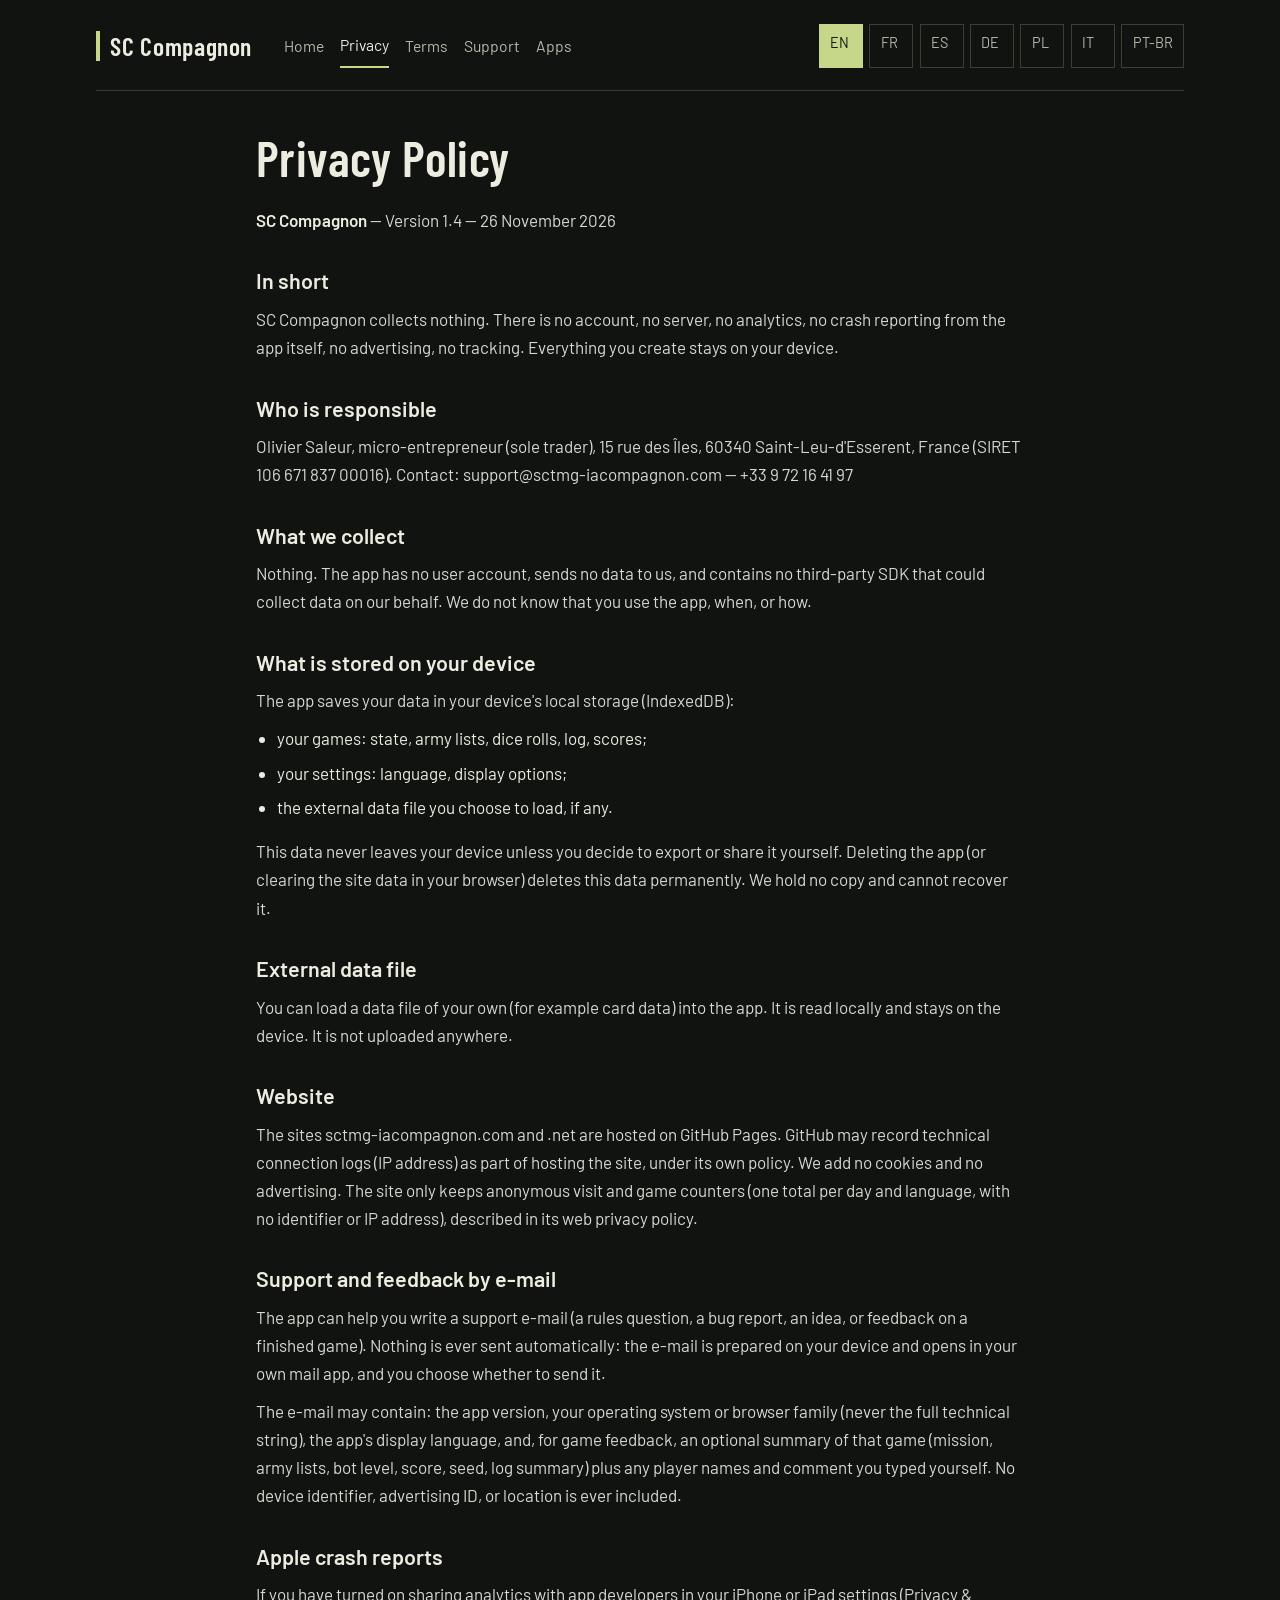
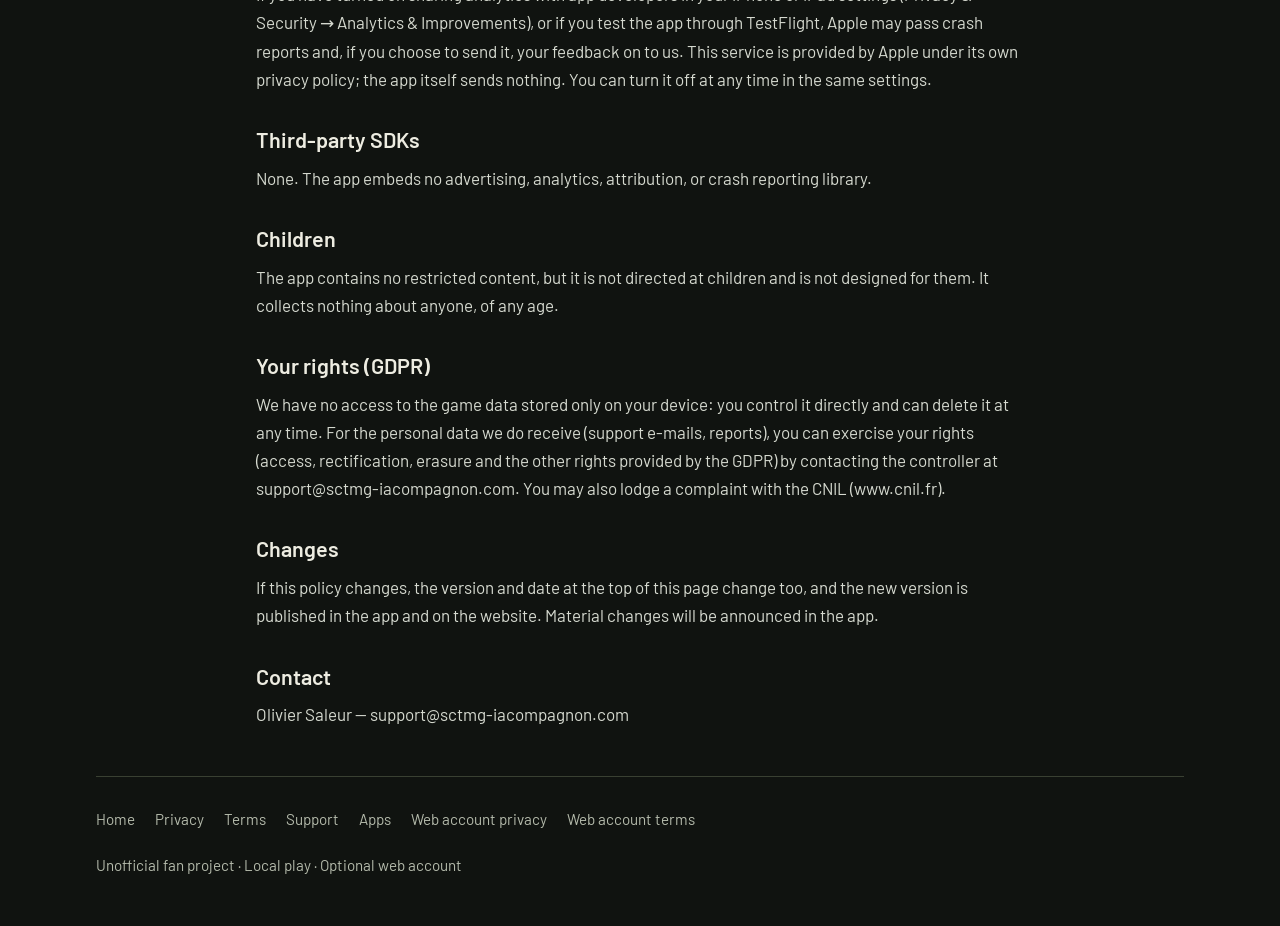
<file: privacy/index.html>
<!doctype html>
<html lang="en">
<head>
  <meta charset="utf-8" />
  <meta http-equiv="Content-Security-Policy" content="default-src 'none'; script-src 'self'; style-src 'self'; img-src 'self' data:; font-src 'self'; connect-src 'none'; object-src 'none'; base-uri 'none'; form-action 'none'" />
  <meta name="viewport" content="width=device-width, initial-scale=1" />
  <meta name="color-scheme" content="dark" />
  <meta name="robots" content="index,follow" />
  <meta name="description" content="SC Compagnon — Privacy policy" />
  <title>SC Compagnon — Privacy policy</title>
  <link rel="canonical" href="https://sctmg-iacompagnon.com/privacy/" />
  <link rel="alternate" hreflang="en" href="https://sctmg-iacompagnon.com/privacy/?lang=en" />
  <link rel="alternate" hreflang="fr" href="https://sctmg-iacompagnon.com/privacy/?lang=fr" />
  <link rel="alternate" hreflang="es" href="https://sctmg-iacompagnon.com/privacy/?lang=es" />
  <link rel="alternate" hreflang="de" href="https://sctmg-iacompagnon.com/privacy/?lang=de" />
  <link rel="alternate" hreflang="pl" href="https://sctmg-iacompagnon.com/privacy/?lang=pl" />
  <link rel="alternate" hreflang="it" href="https://sctmg-iacompagnon.com/privacy/?lang=it" />
  <link rel="alternate" hreflang="pt-BR" href="https://sctmg-iacompagnon.com/privacy/?lang=pt-BR" />
  <meta property="og:type" content="website" />
  <meta property="og:site_name" content="SC Compagnon" />
  <meta property="og:title" content="SC Compagnon — Privacy policy" />
  <meta property="og:url" content="https://sctmg-iacompagnon.com/privacy/" />
  <link rel="icon" type="image/png" href="../sctmg-favicon-v8-32.png" />
  <link rel="apple-touch-icon" href="../sctmg-apple-touch-v8.png" />
  <link rel="stylesheet" href="../legal/site.css" />
  <script src="../legal/site.js" defer></script>
</head>
<body>
  <a class="skip" href="#content"><span lang="en" data-lang="en">Skip to content</span><span lang="fr" data-lang="fr" hidden>Aller au contenu</span><span lang="es" data-lang="es" hidden>Ir al contenido</span><span lang="de" data-lang="de" hidden>Zum Inhalt</span><span lang="pl" data-lang="pl" hidden>Przejdź do treści</span><span lang="it" data-lang="it" hidden>Vai al contenuto</span><span lang="pt-BR" data-lang="pt-BR" hidden>Ir para o conteúdo</span></a>
  <div class="wrap">
    <header class="top">
      <a class="brand" href="../" data-local-link>SC Compagnon</a>
      <nav class="nav" aria-label="Site navigation"><a href="../" data-local-link><span lang="en" data-lang="en">Home</span><span lang="fr" data-lang="fr" hidden>Accueil</span><span lang="es" data-lang="es" hidden>Inicio</span><span lang="de" data-lang="de" hidden>Start</span><span lang="pl" data-lang="pl" hidden>Start</span><span lang="it" data-lang="it" hidden>Home</span><span lang="pt-BR" data-lang="pt-BR" hidden>Início</span></a>
        <a href="../privacy/" data-local-link aria-current="page"><span lang="en" data-lang="en">Privacy</span><span lang="fr" data-lang="fr" hidden>Confidentialité</span><span lang="es" data-lang="es" hidden>Privacidad</span><span lang="de" data-lang="de" hidden>Datenschutz</span><span lang="pl" data-lang="pl" hidden>Prywatność</span><span lang="it" data-lang="it" hidden>Privacy</span><span lang="pt-BR" data-lang="pt-BR" hidden>Privacidade</span></a>
        <a href="../terms/" data-local-link><span lang="en" data-lang="en">Terms</span><span lang="fr" data-lang="fr" hidden>Conditions</span><span lang="es" data-lang="es" hidden>Términos</span><span lang="de" data-lang="de" hidden>Bedingungen</span><span lang="pl" data-lang="pl" hidden>Warunki</span><span lang="it" data-lang="it" hidden>Condizioni</span><span lang="pt-BR" data-lang="pt-BR" hidden>Termos</span></a>
        <a href="../support/" data-local-link><span lang="en" data-lang="en">Support</span><span lang="fr" data-lang="fr" hidden>Support</span><span lang="es" data-lang="es" hidden>Ayuda</span><span lang="de" data-lang="de" hidden>Hilfe</span><span lang="pl" data-lang="pl" hidden>Wsparcie</span><span lang="it" data-lang="it" hidden>Assistenza</span><span lang="pt-BR" data-lang="pt-BR" hidden>Suporte</span></a>
        <a href="../apps/" data-local-link><span lang="en" data-lang="en">Apps</span><span lang="fr" data-lang="fr" hidden>Applis</span><span lang="es" data-lang="es" hidden>Apps</span><span lang="de" data-lang="de" hidden>Apps</span><span lang="pl" data-lang="pl" hidden>Aplikacje</span><span lang="it" data-lang="it" hidden>App</span><span lang="pt-BR" data-lang="pt-BR" hidden>Apps</span></a></nav>
      <nav class="langs" aria-label="Language"><a href="?lang=en" data-lang-link="en" lang="en" aria-label="English">EN</a><a href="?lang=fr" data-lang-link="fr" lang="fr" aria-label="Français">FR</a><a href="?lang=es" data-lang-link="es" lang="es" aria-label="Español">ES</a><a href="?lang=de" data-lang-link="de" lang="de" aria-label="Deutsch">DE</a><a href="?lang=pl" data-lang-link="pl" lang="pl" aria-label="Polski">PL</a><a href="?lang=it" data-lang-link="it" lang="it" aria-label="Italiano">IT</a><a href="?lang=pt-BR" data-lang-link="pt-BR" lang="pt-BR" aria-label="Português (Brasil)">PT-BR</a></nav>
    </header>
    <main id="content">
      <div lang="en" data-lang="en" data-page-title="SC Compagnon — Privacy policy" data-nav-label="Site navigation" data-language-label="Language" data-footer-label="Useful links"><h1>Privacy Policy</h1>
<p><strong>SC Compagnon</strong> — Version 1.4 — 26 November 2026</p>
<h2>In short</h2>
<p>SC Compagnon collects nothing. There is no account, no server, no analytics, no crash reporting from the app itself, no advertising, no tracking. Everything you create stays on your device.</p>
<h2>Who is responsible</h2>
<p>Olivier Saleur, micro-entrepreneur (sole trader), 15 rue des Îles, 60340 Saint-Leu-d'Esserent, France (SIRET 106 671 837 00016). Contact: support@sctmg-iacompagnon.com — +33 9 72 16 41 97</p>
<h2>What we collect</h2>
<p>Nothing. The app has no user account, sends no data to us, and contains no third-party SDK that could collect data on our behalf. We do not know that you use the app, when, or how.</p>
<h2>What is stored on your device</h2>
<p>The app saves your data in your device's local storage (IndexedDB):</p>
<ul><li>your games: state, army lists, dice rolls, log, scores;</li><li>your settings: language, display options;</li><li>the external data file you choose to load, if any.</li></ul>
<p>This data never leaves your device unless you decide to export or share it yourself. Deleting the app (or clearing the site data in your browser) deletes this data permanently. We hold no copy and cannot recover it.</p>
<h2>External data file</h2>
<p>You can load a data file of your own (for example card data) into the app. It is read locally and stays on the device. It is not uploaded anywhere.</p>
<h2>Website</h2>
<p>The sites sctmg-iacompagnon.com and .net are hosted on GitHub Pages. GitHub may record technical connection logs (IP address) as part of hosting the site, under its own policy. We add no cookies and no advertising. The site only keeps anonymous visit and game counters (one total per day and language, with no identifier or IP address), described in its web privacy policy.</p>
<h2>Support and feedback by e-mail</h2>
<p>The app can help you write a support e-mail (a rules question, a bug report, an idea, or feedback on a finished game). Nothing is ever sent automatically: the e-mail is prepared on your device and opens in your own mail app, and you choose whether to send it.</p>
<p>The e-mail may contain: the app version, your operating system or browser family (never the full technical string), the app's display language, and, for game feedback, an optional summary of that game (mission, army lists, bot level, score, seed, log summary) plus any player names and comment you typed yourself. No device identifier, advertising ID, or location is ever included.</p>
<h2>Apple crash reports</h2>
<p>If you have turned on sharing analytics with app developers in your iPhone or iPad settings (Privacy &amp; Security → Analytics &amp; Improvements), or if you test the app through TestFlight, Apple may pass crash reports and, if you choose to send it, your feedback on to us. This service is provided by Apple under its own privacy policy; the app itself sends nothing. You can turn it off at any time in the same settings.</p>
<h2>Third-party SDKs</h2>
<p>None. The app embeds no advertising, analytics, attribution, or crash reporting library.</p>
<h2>Children</h2>
<p>The app contains no restricted content, but it is not directed at children and is not designed for them. It collects nothing about anyone, of any age.</p>
<h2>Your rights (GDPR)</h2>
<p>We have no access to the game data stored only on your device: you control it directly and can delete it at any time. For the personal data we do receive (support e-mails, reports), you can exercise your rights (access, rectification, erasure and the other rights provided by the GDPR) by contacting the controller at support@sctmg-iacompagnon.com. You may also lodge a complaint with the CNIL (www.cnil.fr).</p>
<h2>Changes</h2>
<p>If this policy changes, the version and date at the top of this page change too, and the new version is published in the app and on the website. Material changes will be announced in the app.</p>
<h2>Contact</h2>
<p>Olivier Saleur — support@sctmg-iacompagnon.com</p></div>
      <div lang="fr" data-lang="fr" data-page-title="SC Compagnon — Politique de confidentialité" data-nav-label="Navigation du site" data-language-label="Langue" data-footer-label="Liens utiles" hidden><h1>Politique de confidentialité</h1>
<p><strong>SC Compagnon</strong> — Version 1.4 — 26 novembre 2026</p>
<h2>En résumé</h2>
<p>SC Compagnon ne collecte rien. Pas de compte, pas de serveur, pas de statistiques d'usage, aucun rapport de plantage envoyé par l'application, pas de publicité, pas de pistage. Tout ce que vous créez reste sur votre appareil.</p>
<h2>Qui est responsable</h2>
<p>Olivier Saleur, micro-entrepreneur, 15 rue des Îles, 60340 Saint-Leu-d'Esserent, France (SIRET 106 671 837 00016). Contact : support@sctmg-iacompagnon.com — +33 9 72 16 41 97</p>
<h2>Ce que nous collectons</h2>
<p>Rien. L'application n'a pas de compte utilisateur, ne nous envoie aucune donnée et n'intègre aucun SDK tiers susceptible d'en collecter pour notre compte. Nous ne savons pas que vous utilisez l'application, ni quand, ni comment.</p>
<h2>Ce qui est stocké sur votre appareil</h2>
<p>L'application enregistre vos données dans le stockage local de votre appareil (IndexedDB) :</p>
<ul><li>vos parties : état, listes d'armée, jets de dés, journal, scores ;</li><li>vos réglages : langue, options d'affichage ;</li><li>le fichier de données externe que vous choisissez de charger, le cas</li></ul>
<p>échéant.</p>
<p>Ces données ne quittent jamais votre appareil, sauf si vous décidez vous-même de les exporter ou de les partager. Supprimer l'application (ou effacer les données du site dans votre navigateur) supprime définitivement ces données. Nous n'en détenons aucune copie et ne pouvons pas les récupérer.</p>
<h2>Fichier de données externe</h2>
<p>Vous pouvez charger dans l'application un fichier de données qui vous appartient (par exemple des données de cartes). Il est lu localement et reste sur l'appareil. Il n'est téléversé nulle part.</p>
<h2>Site web</h2>
<p>Les sites sctmg-iacompagnon.com et .net sont hébergés sur GitHub Pages. GitHub peut enregistrer des journaux techniques de connexion (adresse IP) au titre de l'hébergement, selon sa propre politique. Nous n'ajoutons aucun cookie ni aucune publicité. Le site tient seulement des compteurs anonymes de visites et de parties (un total par jour et par langue, sans identifiant ni adresse IP), décrits dans sa politique de confidentialité web.</p>
<h2>Assistance et retours par e-mail</h2>
<p>L'application peut vous aider à rédiger un e-mail d'assistance (une question de règles, un signalement de bug, une idée, ou un retour sur une partie terminée). Rien n'est jamais envoyé automatiquement : l'e-mail est préparé sur votre appareil et s'ouvre dans votre propre application de messagerie ; c'est vous qui décidez de l'envoyer.</p>
<p>L'e-mail peut contenir : la version de l'application, la famille de votre système d'exploitation ou de votre navigateur (jamais la chaîne technique complète), la langue d'affichage de l'application et, pour un retour de partie, un résumé optionnel de cette partie (mission, listes d'armée, niveau du bot, score, seed, résumé du journal) ainsi que les noms de joueurs et le commentaire que vous avez saisis vous-même. Aucun identifiant d'appareil, aucun identifiant publicitaire, aucune localisation n'est jamais inclus.</p>
<h2>Rapports de plantage d'Apple</h2>
<p>Si vous avez activé le partage des données d'analyse avec les développeurs dans les réglages de votre iPhone ou iPad (Confidentialité et sécurité → Analyse et améliorations), ou si vous testez l'application avec TestFlight, Apple peut nous transmettre des rapports de plantage et, si vous le choisissez, vos commentaires. Ce service est fourni par Apple, selon sa propre politique de confidentialité ; l'application elle-même n'envoie rien. Vous pouvez le désactiver à tout moment dans ces mêmes réglages.</p>
<h2>SDK tiers</h2>
<p>Aucun. L'application n'embarque aucune bibliothèque de publicité, de mesure d'audience, d'attribution ou de rapport de plantage.</p>
<h2>Enfants</h2>
<p>L'application ne contient aucun contenu restreint, mais elle ne s'adresse pas aux enfants et n'est pas conçue pour eux. Elle ne collecte rien sur personne, quel que soit l'âge.</p>
<h2>Vos droits (RGPD)</h2>
<p>Nous n'avons pas accès aux données de partie enregistrées uniquement sur votre appareil : vous les maîtrisez directement et pouvez les supprimer à tout moment. Pour les données personnelles que nous recevons (e-mails de support, rapports), vous pouvez exercer vos droits (accès, rectification, effacement et autres droits prévus par le RGPD) en écrivant au responsable du traitement à support@sctmg-iacompagnon.com. Vous pouvez également introduire une réclamation auprès de la CNIL (www.cnil.fr).</p>
<h2>Modifications</h2>
<p>Si cette politique change, la version et la date en haut de cette page changent aussi, et la nouvelle version est publiée dans l'application et sur le site. Les changements importants sont annoncés dans l'application.</p>
<h2>Contact</h2>
<p>Olivier Saleur — support@sctmg-iacompagnon.com</p></div>
      <div lang="es" data-lang="es" data-page-title="SC Compagnon — Política de privacidad" data-nav-label="Navegación del sitio" data-language-label="Idioma" data-footer-label="Enlaces útiles" hidden><h1>Política de privacidad</h1>
<p><strong>SC Compagnon</strong> — Versión 1.4 — 26 de noviembre de 2026</p>
<h2>En resumen</h2>
<p>SC Compagnon no recopila nada. No hay cuenta, ni servidor, ni estadísticas de uso, ni informes de fallos enviados por la aplicación, ni publicidad, ni rastreo. Todo lo que crea permanece en su dispositivo.</p>
<h2>Quién es responsable</h2>
<p>Olivier Saleur, microempresario (micro-entrepreneur), 15 rue des Îles, 60340 Saint-Leu-d'Esserent, Francia (SIRET 106 671 837 00016). Contacto: support@sctmg-iacompagnon.com — +33 9 72 16 41 97</p>
<h2>Qué recopilamos</h2>
<p>Nada. La aplicación no tiene cuenta de usuario, no nos envía ningún dato y no integra ningún SDK de terceros que pueda recopilar datos en nuestro nombre. No sabemos si usa la aplicación, ni cuándo, ni cómo.</p>
<h2>Qué se almacena en su dispositivo</h2>
<p>La aplicación guarda sus datos en el almacenamiento local de su dispositivo (IndexedDB):</p>
<ul><li>sus partidas: estado, listas de ejército, tiradas de dados, registro,</li></ul>
<p>puntuaciones;</p>
<ul><li>sus ajustes: idioma, opciones de visualización;</li><li>el archivo de datos externo que elija cargar, en su caso.</li></ul>
<p>Estos datos nunca salen de su dispositivo salvo que decida exportarlos o compartirlos usted mismo. Eliminar la aplicación (o borrar los datos del sitio en su navegador) elimina estos datos de forma permanente. No conservamos ninguna copia y no podemos recuperarlos.</p>
<h2>Archivo de datos externo</h2>
<p>Puede cargar en la aplicación un archivo de datos propio (por ejemplo, datos de cartas). Se lee localmente y permanece en el dispositivo. No se sube a ningún sitio.</p>
<h2>Sitio web</h2>
<p>Los sitios sctmg-iacompagnon.com y .net están alojados en GitHub Pages. GitHub puede conservar registros técnicos de conexión (dirección IP) como parte del alojamiento del sitio, según su propia política. No añadimos ninguna cookie ni publicidad. El sitio solo mantiene contadores anónimos de visitas y de partidas (un total por día y por idioma, sin identificador ni dirección IP), descritos en su política de privacidad web.</p>
<h2>Asistencia y comentarios por correo electrónico</h2>
<p>La aplicación puede ayudarle a redactar un correo de asistencia (una pregunta de reglas, un informe de error, una idea, o un comentario sobre una partida terminada). Nada se envía nunca automáticamente: el correo se prepara en su dispositivo y se abre en su propia aplicación de correo; usted decide si lo envía.</p>
<p>El correo puede contener: la versión de la aplicación, la familia de su sistema operativo o navegador (nunca la cadena técnica completa), el idioma de visualización de la aplicación y, para un comentario de partida, un resumen opcional de esa partida (misión, listas de ejército, nivel del bot, puntuación, semilla, resumen del registro), así como los nombres de jugadores y el comentario que usted mismo haya escrito. Nunca se incluye ningún identificador de dispositivo, identificador publicitario ni ubicación.</p>
<h2>Informes de fallos de Apple</h2>
<p>Si ha activado el envío de datos de análisis a los desarrolladores en los ajustes de su iPhone o iPad (Privacidad y seguridad → Análisis y mejoras), o si prueba la aplicación con TestFlight, Apple puede transmitirnos informes de fallos y, si usted lo decide, sus comentarios. Este servicio lo presta Apple según su propia política de privacidad; la aplicación en sí no envía nada. Puede desactivarlo en cualquier momento en esos mismos ajustes.</p>
<h2>SDK de terceros</h2>
<p>Ninguno. La aplicación no integra ninguna biblioteca de publicidad, de medición de audiencia, de atribución o de informes de fallos.</p>
<h2>Menores</h2>
<p>La aplicación no contiene contenido restringido, pero no está dirigida a menores ni diseñada para ellos. No recopila nada sobre nadie, de ninguna edad.</p>
<h2>Sus derechos (RGPD)</h2>
<p>No tenemos acceso a los datos de partida guardados únicamente en su dispositivo: usted los controla directamente y puede eliminarlos en cualquier momento. Respecto de los datos personales que sí recibimos (correos de soporte, informes), puede ejercer sus derechos (acceso, rectificación, supresión y los demás derechos previstos en el RGPD) escribiendo al responsable del tratamiento a support@sctmg-iacompagnon.com. También puede presentar una reclamación ante la CNIL (www.cnil.fr).</p>
<h2>Cambios</h2>
<p>Si esta política cambia, la versión y la fecha en la parte superior de esta página también cambian, y la nueva versión se publica en la aplicación y en el sitio web. Los cambios importantes se anunciarán en la aplicación.</p>
<h2>Contacto</h2>
<p>Olivier Saleur — support@sctmg-iacompagnon.com</p></div>
      <div lang="de" data-lang="de" data-page-title="SC Compagnon — Datenschutzerklärung" data-nav-label="Seitennavigation" data-language-label="Sprache" data-footer-label="Nützliche Links" hidden><h1>Datenschutzerklärung</h1>
<p><strong>SC Compagnon</strong> — Version 1.4 — 26. November 2026</p>
<h2>Kurz gesagt</h2>
<p>SC Compagnon sammelt nichts. Kein Konto, kein Server, keine Nutzungsstatistiken, keine Absturzberichte durch die App selbst, keine Werbung, kein Tracking. Alles, was Sie erstellen, bleibt auf Ihrem Gerät.</p>
<h2>Wer verantwortlich ist</h2>
<p>Olivier Saleur, Kleinunternehmer (micro-entrepreneur), 15 rue des Îles, 60340 Saint-Leu-d'Esserent, Frankreich (SIRET 106 671 837 00016). Kontakt: support@sctmg-iacompagnon.com — +33 9 72 16 41 97</p>
<h2>Was wir sammeln</h2>
<p>Nichts. Die App hat kein Benutzerkonto, sendet uns keine Daten und enthält kein Drittanbieter-SDK, das in unserem Auftrag Daten sammeln könnte. Wir wissen nicht, ob, wann oder wie Sie die App nutzen.</p>
<h2>Was auf Ihrem Gerät gespeichert wird</h2>
<p>Die App speichert Ihre Daten im lokalen Speicher Ihres Geräts (IndexedDB):</p>
<ul><li>Ihre Spiele: Spielstand, Armeelisten, Würfelwürfe, Protokoll, Punktzahlen;</li><li>Ihre Einstellungen: Sprache, Anzeigeoptionen;</li><li>die externe Datendatei, die Sie gegebenenfalls laden.</li></ul>
<p>Diese Daten verlassen Ihr Gerät nie, außer Sie entscheiden sich selbst, sie zu exportieren oder zu teilen. Löschen Sie die App (oder löschen Sie die Website-Daten in Ihrem Browser), werden diese Daten endgültig gelöscht. Wir besitzen keine Kopie und können sie nicht wiederherstellen.</p>
<h2>Externe Datendatei</h2>
<p>Sie können eine eigene Datendatei (zum Beispiel Kartendaten) in die App laden. Sie wird lokal gelesen und bleibt auf dem Gerät. Sie wird nirgendwo hochgeladen.</p>
<h2>Website</h2>
<p>Die Websites sctmg-iacompagnon.com und .net werden auf GitHub Pages gehostet. GitHub kann im Rahmen des Hostings technische Verbindungsprotokolle (IP-Adresse) gemäß seiner eigenen Richtlinie aufzeichnen. Wir fügen keine Cookies und keine Werbung hinzu. Die Website führt nur anonyme Besuchs- und Partiezähler (eine Summe pro Tag und Sprache, ohne Kennung oder IP-Adresse), die in ihrer Web-Datenschutzerklärung beschrieben sind.</p>
<h2>Support und Feedback per E-Mail</h2>
<p>Die App kann Ihnen helfen, eine Support-E-Mail zu verfassen (eine Regelfrage, eine Fehlermeldung, eine Idee oder Feedback zu einer beendeten Partie). Nichts wird jemals automatisch gesendet: Die E-Mail wird auf Ihrem Gerät vorbereitet und öffnet sich in Ihrer eigenen Mail-App; Sie entscheiden, ob Sie sie senden.</p>
<p>Die E-Mail kann enthalten: die App-Version, die Familie Ihres Betriebssystems oder Browsers (nie die vollständige technische Zeichenkette), die Anzeigesprache der App und, bei Spiel-Feedback, eine optionale Zusammenfassung dieser Partie (Mission, Armeelisten, Bot-Stufe, Punktzahl, Seed, Protokoll-Zusammenfassung) sowie von Ihnen selbst eingegebene Spielernamen und Kommentare. Es wird nie eine Gerätekennung, Werbekennung oder ein Standort einbezogen.</p>
<h2>Absturzberichte von Apple</h2>
<p>Wenn Sie in den Einstellungen Ihres iPhone oder iPad das Teilen von Analysedaten mit App-Entwicklern aktiviert haben (Datenschutz &amp; Sicherheit → Analyse &amp; Verbesserungen) oder die App über TestFlight testen, kann Apple uns Absturzberichte und, falls Sie es wünschen, Ihr Feedback übermitteln. Dieser Dienst wird von Apple gemäß seiner eigenen Datenschutzrichtlinie erbracht; die App selbst sendet nichts. Sie können ihn jederzeit in denselben Einstellungen deaktivieren.</p>
<h2>Drittanbieter-SDKs</h2>
<p>Keine. Die App enthält keine Bibliothek für Werbung, Analyse, Attribution oder Absturzberichte.</p>
<h2>Kinder</h2>
<p>Die App enthält keine altersbeschränkten Inhalte, richtet sich aber nicht an Kinder und ist nicht für sie konzipiert. Sie sammelt über niemanden etwas, unabhängig vom Alter.</p>
<h2>Ihre Rechte (DSGVO)</h2>
<p>Wir haben keinen Zugriff auf Spieldaten, die ausschließlich auf Ihrem Gerät gespeichert sind: Sie kontrollieren diese Daten direkt und können sie jederzeit löschen. Für personenbezogene Daten, die wir tatsächlich erhalten (Support-E-Mails, Berichte), können Sie Ihre Rechte (Auskunft, Berichtigung, Löschung und die weiteren Rechte nach der DSGVO) ausüben, indem Sie sich an den Verantwortlichen unter support@sctmg-iacompagnon.com wenden. Sie können außerdem eine Beschwerde bei der CNIL einreichen (www.cnil.fr).</p>
<h2>Änderungen</h2>
<p>Ändert sich diese Richtlinie, ändern sich auch die Version und das Datum oben auf dieser Seite, und die neue Version wird in der App und auf der Website veröffentlicht. Wesentliche Änderungen werden in der App angekündigt.</p>
<h2>Kontakt</h2>
<p>Olivier Saleur — support@sctmg-iacompagnon.com</p></div>
      <div lang="pl" data-lang="pl" data-page-title="SC Compagnon — Polityka prywatności" data-nav-label="Nawigacja po stronie" data-language-label="Język" data-footer-label="Przydatne linki" hidden><h1>Polityka prywatności</h1>
<p><strong>SC Compagnon</strong> — Wersja 1.4 — 26 listopada 2026 r.</p>
<h2>W skrócie</h2>
<p>SC Compagnon niczego nie zbiera. Nie ma konta, serwera, analityki, raportowania awarii z poziomu samej aplikacji, reklam ani śledzenia. Wszystko, co użytkownik utworzy, pozostaje na jego urządzeniu.</p>
<h2>Administrator</h2>
<p>Olivier Saleur, mikroprzedsiębiorca (jednoosobowa działalność gospodarcza), 15 rue des Îles, 60340 Saint-Leu-d'Esserent, Francja (SIRET 106 671 837 00016). Kontakt: support@sctmg-iacompagnon.com — +33 9 72 16 41 97</p>
<h2>Co zbieramy</h2>
<p>Nic. Aplikacja nie ma konta użytkownika, nie wysyła nam żadnych danych i nie zawiera żadnego zewnętrznego zestawu SDK, który mógłby zbierać dane w naszym imieniu. Nie wiemy, że użytkownik korzysta z aplikacji, kiedy ani w jaki sposób.</p>
<h2>Dane zapisane na urządzeniu</h2>
<p>Aplikacja zapisuje dane użytkownika w lokalnej pamięci jego urządzenia (IndexedDB):</p>
<ul><li>partie użytkownika: stan, listy armii, rzuty kośćmi, dziennik, wyniki;</li><li>ustawienia użytkownika: język, opcje wyświetlania;</li><li>zewnętrzny plik danych, który użytkownik zdecyduje się wczytać, jeśli taki istnieje.</li></ul>
<p>Dane te nigdy nie opuszczają urządzenia, chyba że użytkownik sam zdecyduje się je wyeksportować lub udostępnić. Usunięcie aplikacji (lub wyczyszczenie danych witryny w przeglądarce) trwale usuwa te dane. Nie przechowujemy żadnej kopii i nie możemy ich odzyskać.</p>
<h2>Zewnętrzny plik danych</h2>
<p>Użytkownik może wczytać do aplikacji własny plik danych (na przykład dane kart). Jest on odczytywany lokalnie i pozostaje na urządzeniu. Nie jest nigdzie przesyłany.</p>
<h2>Strona internetowa</h2>
<p>Strony sctmg-iacompagnon.com i .net są hostowane w GitHub Pages. GitHub może rejestrować techniczne logi połączeń (adres IP) w ramach hostingu strony, zgodnie z własną polityką. Nie dodajemy plików cookie ani reklam. Strona przechowuje wyłącznie anonimowe liczniki odwiedzin i gier (jedna suma dziennie i na język, bez identyfikatora ani adresu IP), opisane w jej polityce prywatności strony internetowej.</p>
<h2>Wsparcie i opinie przez e-mail</h2>
<p>Aplikacja może pomóc w napisaniu e-maila do wsparcia (pytanie o zasady, zgłoszenie błędu, pomysł lub opinia o zakończonej partii). Nic nie jest nigdy wysyłane automatycznie: e-mail jest przygotowywany na urządzeniu użytkownika i otwiera się w jego własnej aplikacji pocztowej, a użytkownik sam decyduje, czy go wysłać.</p>
<p>E-mail może zawierać: wersję aplikacji, system operacyjny lub rodzinę przeglądarki użytkownika (nigdy pełny ciąg techniczny), język wyświetlania aplikacji oraz, w przypadku opinii o partii, opcjonalne podsumowanie tej partii (misja, listy armii, poziom bota, wynik, klucz sekwencji kości, podsumowanie dziennika) wraz z nazwami graczy i komentarzem wpisanymi przez użytkownika. Nigdy nie jest dołączany identyfikator urządzenia, identyfikator reklamowy ani lokalizacja.</p>
<h2>Raporty o awariach Apple</h2>
<p>Jeśli użytkownik włączył udostępnianie danych analitycznych twórcom aplikacji w ustawieniach iPhone'a lub iPada (Prywatność i ochrona → Analizy i udoskonalenia) lub testuje aplikację przez TestFlight, Apple może przekazać nam raporty o awariach oraz opinię użytkownika, jeśli zdecyduje się ją wysłać. Usługa ta jest świadczona przez Apple na podstawie jego własnej polityki prywatności; sama aplikacja niczego nie wysyła. Użytkownik może ją wyłączyć w dowolnym momencie w tych samych ustawieniach.</p>
<h2>Zewnętrzne zestawy SDK</h2>
<p>Brak. Aplikacja nie zawiera żadnej biblioteki reklamowej, analitycznej, atrybucyjnej ani do raportowania awarii.</p>
<h2>Dzieci</h2>
<p>Aplikacja nie zawiera treści objętych ograniczeniami, ale nie jest skierowana do dzieci i nie została dla nich zaprojektowana. Nie zbiera żadnych danych o nikim, w jakimkolwiek wieku.</p>
<h2>Prawa użytkownika (RODO)</h2>
<p>Nie mamy dostępu do danych partii zapisanych wyłącznie na urządzeniu użytkownika: użytkownik kontroluje je bezpośrednio i może je usunąć w dowolnym momencie. W sprawie danych osobowych, które otrzymujemy (np. w wiadomości do wsparcia lub w raporcie), użytkownik może skorzystać z przysługujących mu praw (dostępu, sprostowania, usunięcia i pozostałych praw przewidzianych w RODO), kontaktując się z administratorem pod adresem support@sctmg-iacompagnon.com. Użytkownik może również złożyć skargę do CNIL (www.cnil.fr).</p>
<h2>Zmiany</h2>
<p>W przypadku zmiany niniejszej polityki zmieniają się również wersja i data u góry tej strony, a nowa wersja jest publikowana w aplikacji i na stronie internetowej. Istotne zmiany będą ogłaszane w aplikacji.</p>
<h2>Kontakt</h2>
<p>Olivier Saleur — support@sctmg-iacompagnon.com</p></div>
      <div lang="it" data-lang="it" data-page-title="SC Compagnon — Informativa sulla privacy" data-nav-label="Navigazione del sito" data-language-label="Lingua" data-footer-label="Link utili" hidden><h1>Informativa sulla privacy</h1>
<p><strong>SC Compagnon</strong> — Versione 1.4 — 26 novembre 2026</p>
<h2>In sintesi</h2>
<p>SC Compagnon non raccoglie nulla. Nessun account, nessun server, nessuna statistica d'uso, nessun report dei crash inviato dall'applicazione, nessuna pubblicità, nessun tracciamento. Tutto ciò che l'utente crea resta sul suo dispositivo.</p>
<h2>Chi è il titolare del trattamento</h2>
<p>Olivier Saleur, imprenditore individuale in regime francese di micro-entrepreneur, 15 rue des Îles, 60340 Saint-Leu-d'Esserent, Francia (SIRET 106 671 837 00016). Contatto: support@sctmg-iacompagnon.com — +33 9 72 16 41 97</p>
<h2>Che cosa raccogliamo</h2>
<p>Nulla. L'applicazione non ha account utente, non ci invia alcun dato e non integra alcun SDK di terze parti che possa raccoglierne per nostro conto. Non sappiamo se, quando o come l'utente utilizzi l'applicazione.</p>
<h2>Che cosa è salvato sul dispositivo</h2>
<p>L'applicazione salva i dati dell'utente nella memoria locale del dispositivo (IndexedDB):</p>
<ul><li>le partite: stato, liste dell'esercito, tiri di dado, registro, punteggi;</li><li>le impostazioni: lingua, opzioni di visualizzazione;</li><li>il file di dati esterno che l'utente sceglie eventualmente di caricare.</li></ul>
<p>Questi dati non lasciano mai il dispositivo, salvo che l'utente decida personalmente di esportarli o di condividerli. Eliminare l'applicazione (o cancellare i dati del sito nel browser) elimina definitivamente tali dati. Non ne deteniamo alcuna copia e non possiamo recuperarli.</p>
<h2>File di dati esterno</h2>
<p>L'utente può caricare nell'applicazione un file di dati che gli appartiene (ad esempio dati di carte). Il file è letto localmente e resta sul dispositivo. Non è trasferito altrove.</p>
<h2>Sito web</h2>
<p>I siti sctmg-iacompagnon.com e .net sono ospitati su GitHub Pages. GitHub può registrare log tecnici di connessione (indirizzo IP) nell'ambito del servizio di hosting, secondo la propria informativa. Non aggiungiamo alcun cookie né alcuna pubblicità. Il sito tiene soltanto contatori anonimi di visite e di partite (un totale per giorno e per lingua, senza identificativo né indirizzo IP), descritti nella sua informativa sulla privacy del sito web.</p>
<h2>Assistenza e feedback via e-mail</h2>
<p>L'applicazione può aiutare l'utente a scrivere un'e-mail di assistenza (una domanda sulle regole, la segnalazione di un bug, un'idea o un feedback su una partita conclusa). Nulla è mai inviato automaticamente: l'e-mail è preparata sul dispositivo e si apre nell'applicazione di posta dell'utente; è l'utente a decidere se inviarla.</p>
<p>L'e-mail può contenere: la versione dell'applicazione, la famiglia del sistema operativo o del browser dell'utente (mai la stringa tecnica completa), la lingua di visualizzazione dell'applicazione e, per il feedback su una partita, un riepilogo facoltativo di tale partita (missione, liste dell'esercito, livello del bot, punteggio, valore iniziale del generatore di dadi, riepilogo del registro) nonché i nomi dei giocatori e il commento inseriti dall'utente stesso. Non è mai incluso alcun identificativo del dispositivo, alcun identificativo pubblicitario, alcun dato di localizzazione.</p>
<h2>Arresti anomali segnalati da Apple</h2>
<p>Se l'utente ha attivato la condivisione dei dati di analisi con gli sviluppatori nelle impostazioni del proprio iPhone o iPad (Impostazioni → Privacy e sicurezza → Analisi e miglioramenti), o se prova l'applicazione con TestFlight, Apple può trasmetterci report dei crash e, se l'utente lo sceglie, i suoi commenti. Questo servizio è fornito da Apple, secondo la propria informativa sulla privacy; l'applicazione in sé non invia nulla. L'utente può disattivarlo in qualsiasi momento nelle stesse impostazioni.</p>
<h2>SDK di terze parti</h2>
<p>Nessuno. L'applicazione non incorpora alcuna libreria di pubblicità, di misurazione dell'audience, di attribuzione o di segnalazione dei crash.</p>
<h2>Minori</h2>
<p>L'applicazione non contiene alcun contenuto soggetto a restrizioni, ma non è rivolta ai minori e non è concepita per loro. Non raccoglie nulla su nessuno, a prescindere dall'età.</p>
<h2>Diritti dell'utente (GDPR)</h2>
<p>Non abbiamo accesso ai dati di partita salvati unicamente sul dispositivo dell'utente: l'utente li controlla direttamente e può eliminarli in qualsiasi momento. Per i dati personali che riceviamo (e-mail di assistenza, report), l'utente può esercitare i propri diritti (accesso, rettifica, cancellazione e gli altri diritti previsti dal Regolamento (UE) 2016/679 (GDPR)) scrivendo al titolare del trattamento all'indirizzo support@sctmg-iacompagnon.com. L'utente può inoltre proporre reclamo alla CNIL (www.cnil.fr).</p>
<h2>Modifiche</h2>
<p>Se la presente informativa cambia, cambiano anche la versione e la data in cima a questa pagina, e la nuova versione è pubblicata nell'applicazione e sul sito. Le modifiche importanti sono annunciate nell'applicazione.</p>
<h2>Contatti</h2>
<p>Olivier Saleur — support@sctmg-iacompagnon.com</p></div>
      <div lang="pt-BR" data-lang="pt-BR" data-page-title="SC Compagnon — Política de Privacidade" data-nav-label="Navegação do site" data-language-label="Idioma" data-footer-label="Links úteis" hidden><h1>Política de Privacidade</h1>
<p><strong>SC Compagnon</strong> — Versão 1.4 — 26 de novembro de 2026</p>
<h2>Em resumo</h2>
<p>O SC Compagnon não coleta nada. Não há conta, servidor, coleta de métricas de uso, envio de relatórios de falhas pelo próprio aplicativo, publicidade nem rastreamento. Tudo o que o usuário cria permanece no seu dispositivo.</p>
<h2>Quem é o responsável</h2>
<p>Olivier Saleur, microempreendedor (micro-entrepreneur, regime francês), 15 rue des Îles, 60340 Saint-Leu-d'Esserent, França (SIRET 106 671 837 00016). Contato: support@sctmg-iacompagnon.com — +33 9 72 16 41 97</p>
<h2>O que coletamos</h2>
<p>Nada. O aplicativo não tem conta de usuário, não nos envia nenhum dado e não incorpora nenhum SDK de terceiros capaz de coletar dados em nosso nome. Não sabemos se, quando ou como o usuário utiliza o aplicativo.</p>
<h2>O que fica armazenado no dispositivo</h2>
<p>O aplicativo grava os dados do usuário no armazenamento local do dispositivo (IndexedDB):</p>
<ul><li>as partidas: estado, listas de exército, rolagens de dados, registro, pontuações;</li><li>os ajustes: idioma, opções de exibição;</li><li>o arquivo de dados externo que o usuário decide carregar, se houver.</li></ul>
<p>Esses dados nunca saem do dispositivo, salvo se o próprio usuário decidir exportá-los ou compartilhá-los. Excluir o aplicativo (ou apagar os dados do site no navegador) exclui esses dados definitivamente. Não mantemos nenhuma cópia deles e não podemos recuperá-los.</p>
<h2>Arquivo de dados externo</h2>
<p>O usuário pode carregar no aplicativo um arquivo de dados que lhe pertença (por exemplo, dados de cartas). Ele é lido localmente e permanece no dispositivo. Não é enviado a lugar nenhum.</p>
<h2>Site</h2>
<p>Os sites sctmg-iacompagnon.com e .net são hospedados no GitHub Pages. O GitHub pode registrar logs técnicos de conexão (endereço IP) em razão da hospedagem, de acordo com a sua própria política. Não adicionamos nenhum cookie nem publicidade. O site mantém apenas contadores anônimos de visitas e de partidas (um total por dia e por idioma, sem identificador nem endereço IP), descritos na sua política de privacidade web.</p>
<h2>Suporte e comentários por e-mail</h2>
<p>O aplicativo pode ajudar o usuário a redigir um e-mail de suporte (uma dúvida de regras, um relato de bug, uma ideia ou um comentário sobre uma partida concluída). Nada jamais é enviado automaticamente: o e-mail é preparado no dispositivo e é aberto no aplicativo de e-mail do próprio usuário; é o usuário quem decide enviá-lo.</p>
<p>O e-mail pode conter: a versão do aplicativo, a família do sistema operacional ou do navegador (nunca a cadeia técnica completa), o idioma de exibição do aplicativo e, no caso de um comentário sobre uma partida, um resumo opcional dessa partida (missão, listas de exército, nível do bot, pontuação, chave das rolagens, resumo do registro), bem como os nomes de jogadores e o comentário digitados pelo próprio usuário. Nenhum identificador de dispositivo, nenhum identificador de publicidade e nenhuma localização jamais são incluídos.</p>
<h2>Relatórios de falhas da Apple</h2>
<p>Se o usuário tiver ativado o compartilhamento de dados de análise com os desenvolvedores nos ajustes do seu iPhone ou iPad (Ajustes → Privacidade e Segurança → Análise e Melhorias), ou se testar o aplicativo com o TestFlight, a Apple pode nos transmitir relatórios de falhas e, se o usuário assim escolher, os seus comentários. Esse serviço é prestado pela Apple, de acordo com a sua própria política de privacidade; o aplicativo em si não envia nada. O usuário pode desativá-lo a qualquer momento nesses mesmos ajustes.</p>
<h2>SDKs de terceiros</h2>
<p>Nenhum. O aplicativo não incorpora nenhuma biblioteca de publicidade, de medição de audiência, de atribuição ou de relatório de falhas.</p>
<h2>Crianças</h2>
<p>O aplicativo não contém nenhum conteúdo restrito, mas não se destina a crianças e não foi concebido para elas. Ele não coleta nada sobre ninguém, qualquer que seja a idade.</p>
<h2>Direitos do usuário (GDPR)</h2>
<p>Não temos acesso aos dados de partida gravados unicamente no dispositivo do usuário: ele os controla diretamente e pode excluí-los a qualquer momento. Quanto aos dados pessoais que recebemos (e-mails de suporte, relatórios), o usuário pode exercer os seus direitos (acesso, retificação, exclusão e demais direitos previstos no Regulamento Geral sobre a Proteção de Dados da União Europeia (GDPR)) escrevendo ao controlador em support@sctmg-iacompagnon.com. O usuário também pode apresentar uma reclamação à CNIL (www.cnil.fr).</p>
<h2>Alterações</h2>
<p>Se esta política mudar, a versão e a data no topo desta página também mudam, e a nova versão é publicada no aplicativo e no site. As alterações importantes são anunciadas no aplicativo.</p>
<h2>Contato</h2>
<p>Olivier Saleur — support@sctmg-iacompagnon.com</p></div>
    </main>
    <footer class="foot">
      <nav class="foot-nav" aria-label="Useful links"><a href="../" data-local-link><span lang="en" data-lang="en">Home</span><span lang="fr" data-lang="fr" hidden>Accueil</span><span lang="es" data-lang="es" hidden>Inicio</span><span lang="de" data-lang="de" hidden>Start</span><span lang="pl" data-lang="pl" hidden>Start</span><span lang="it" data-lang="it" hidden>Home</span><span lang="pt-BR" data-lang="pt-BR" hidden>Início</span></a>
        <a href="../privacy/" data-local-link><span lang="en" data-lang="en">Privacy</span><span lang="fr" data-lang="fr" hidden>Confidentialité</span><span lang="es" data-lang="es" hidden>Privacidad</span><span lang="de" data-lang="de" hidden>Datenschutz</span><span lang="pl" data-lang="pl" hidden>Prywatność</span><span lang="it" data-lang="it" hidden>Privacy</span><span lang="pt-BR" data-lang="pt-BR" hidden>Privacidade</span></a>
        <a href="../terms/" data-local-link><span lang="en" data-lang="en">Terms</span><span lang="fr" data-lang="fr" hidden>Conditions</span><span lang="es" data-lang="es" hidden>Términos</span><span lang="de" data-lang="de" hidden>Bedingungen</span><span lang="pl" data-lang="pl" hidden>Warunki</span><span lang="it" data-lang="it" hidden>Condizioni</span><span lang="pt-BR" data-lang="pt-BR" hidden>Termos</span></a>
        <a href="../support/" data-local-link><span lang="en" data-lang="en">Support</span><span lang="fr" data-lang="fr" hidden>Support</span><span lang="es" data-lang="es" hidden>Ayuda</span><span lang="de" data-lang="de" hidden>Hilfe</span><span lang="pl" data-lang="pl" hidden>Wsparcie</span><span lang="it" data-lang="it" hidden>Assistenza</span><span lang="pt-BR" data-lang="pt-BR" hidden>Suporte</span></a>
        <a href="../apps/" data-local-link><span lang="en" data-lang="en">Apps</span><span lang="fr" data-lang="fr" hidden>Applis</span><span lang="es" data-lang="es" hidden>Apps</span><span lang="de" data-lang="de" hidden>Apps</span><span lang="pl" data-lang="pl" hidden>Aplikacje</span><span lang="it" data-lang="it" hidden>App</span><span lang="pt-BR" data-lang="pt-BR" hidden>Apps</span></a>
        <a href="../privacy-account/" data-local-link><span lang="en" data-lang="en">Web account privacy</span><span lang="fr" data-lang="fr" hidden>Confidentialité du compte web</span><span lang="es" data-lang="es" hidden>Privacidad de la cuenta web</span><span lang="de" data-lang="de" hidden>Datenschutz Webkonto</span><span lang="pl" data-lang="pl" hidden>Prywatność konta internetowego</span><span lang="it" data-lang="it" hidden>Privacy dell'account web</span><span lang="pt-BR" data-lang="pt-BR" hidden>Privacidade da conta web</span></a>
        <a href="../terms-account/" data-local-link><span lang="en" data-lang="en">Web account terms</span><span lang="fr" data-lang="fr" hidden>Conditions du compte web</span><span lang="es" data-lang="es" hidden>Términos de la cuenta web</span><span lang="de" data-lang="de" hidden>Bedingungen Webkonto</span><span lang="pl" data-lang="pl" hidden>Warunki konta internetowego</span><span lang="it" data-lang="it" hidden>Condizioni account web</span><span lang="pt-BR" data-lang="pt-BR" hidden>Termos da conta web</span></a></nav>
      <span lang="en" data-lang="en">Unofficial fan project · Local play · Optional web account</span><span lang="fr" data-lang="fr" hidden>Projet de fans non officiel · Jeu local · Compte web facultatif</span><span lang="es" data-lang="es" hidden>Proyecto de fans no oficial · Juego local · Cuenta web opcional</span><span lang="de" data-lang="de" hidden>Inoffizielles Fanprojekt · Lokales Spiel · Optionales Webkonto</span><span lang="pl" data-lang="pl" hidden>Nieoficjalny projekt fanowski · Gra lokalna · Opcjonalne konto internetowe</span><span lang="it" data-lang="it" hidden>Progetto amatoriale non ufficiale · Gioco in locale · Account web facoltativo</span><span lang="pt-BR" data-lang="pt-BR" hidden>Projeto de fãs não oficial · Jogo local · Conta web opcional</span>
    </footer>
  </div>
</body>
</html>
</file>
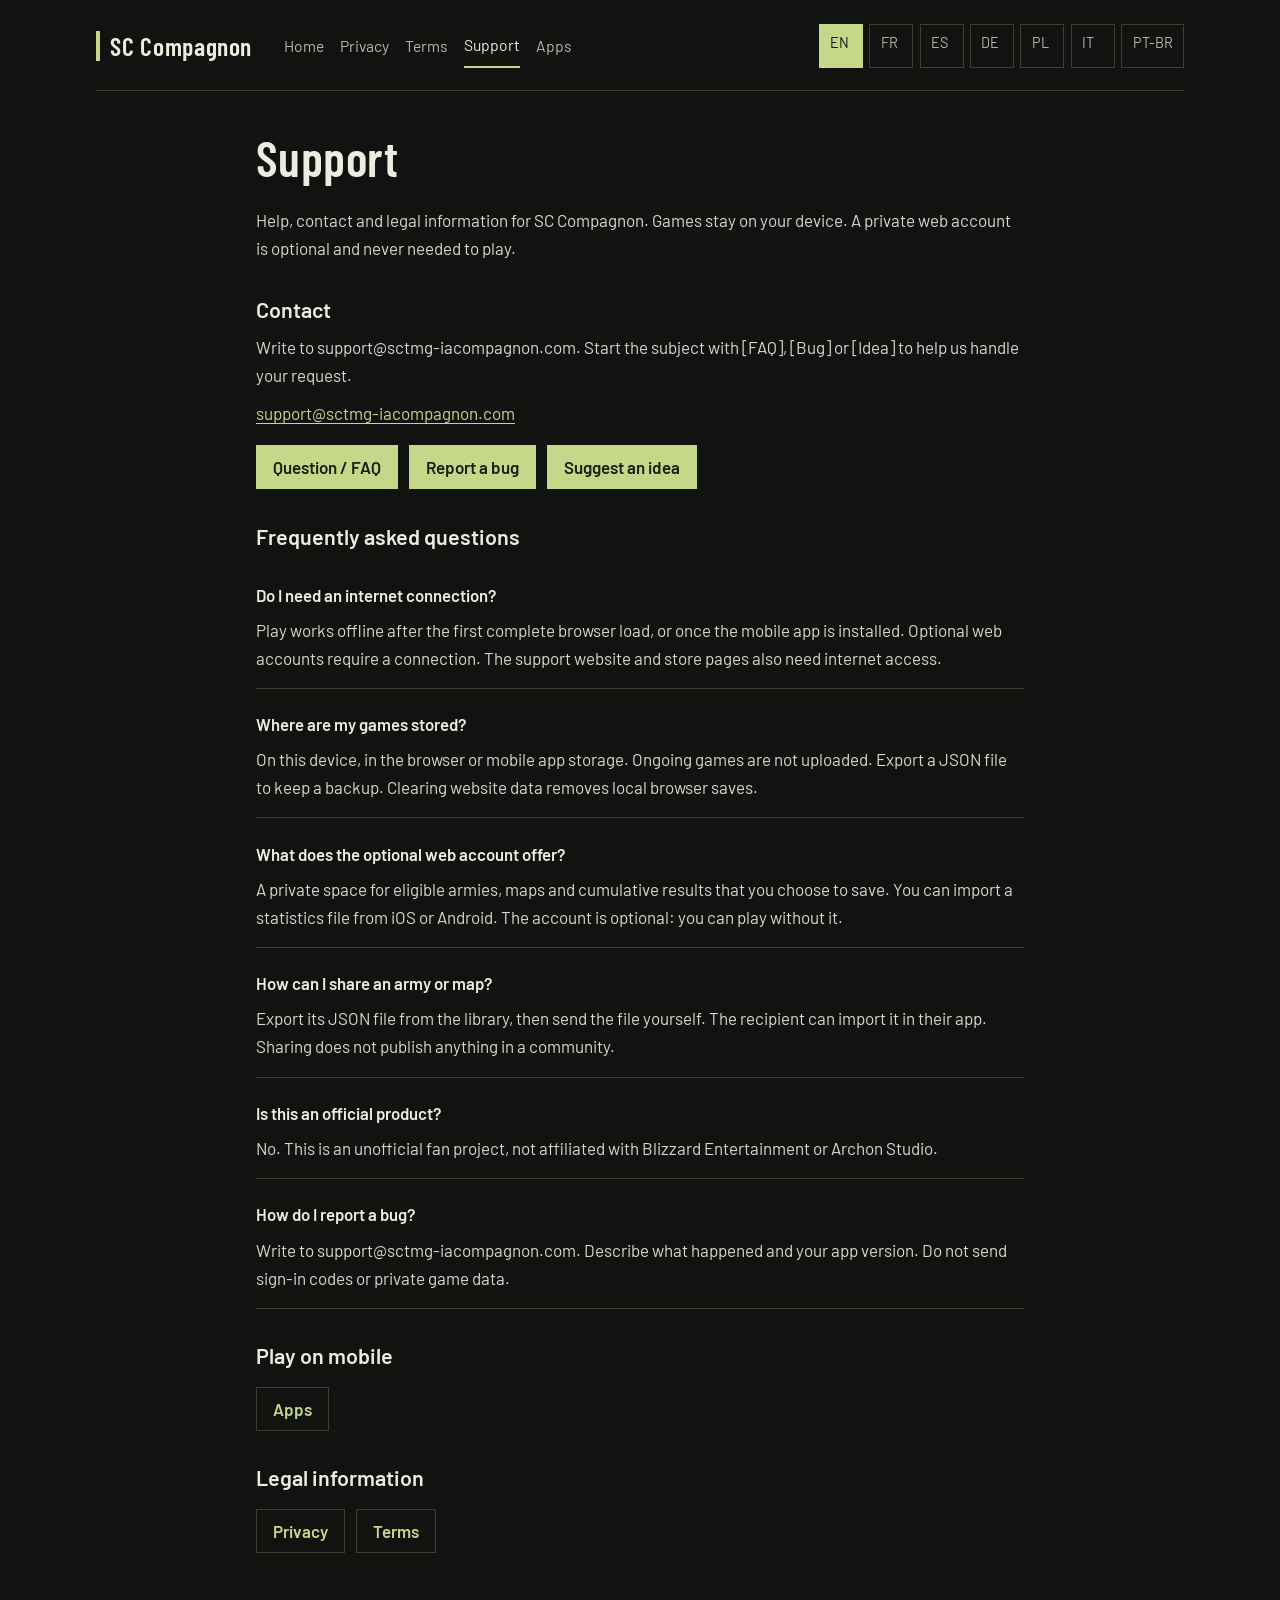
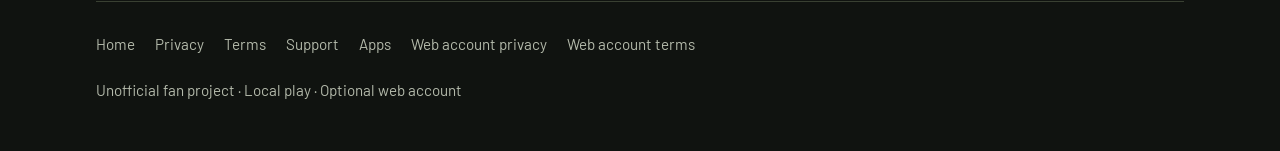
<file: support/index.html>
<!doctype html>
<html lang="en">
<head>
  <meta charset="utf-8" />
  <meta http-equiv="Content-Security-Policy" content="default-src 'none'; script-src 'self'; style-src 'self'; img-src 'self' data:; font-src 'self'; connect-src 'none'; object-src 'none'; base-uri 'none'; form-action 'none'" />
  <meta name="viewport" content="width=device-width, initial-scale=1" />
  <meta name="color-scheme" content="dark" />
  <meta name="robots" content="index,follow" />
  <meta name="description" content="SC Compagnon — Support" />
  <title>SC Compagnon — Support</title>
  <link rel="canonical" href="https://sctmg-iacompagnon.com/support/" />
  <link rel="alternate" hreflang="en" href="https://sctmg-iacompagnon.com/support/?lang=en" />
  <link rel="alternate" hreflang="fr" href="https://sctmg-iacompagnon.com/support/?lang=fr" />
  <link rel="alternate" hreflang="es" href="https://sctmg-iacompagnon.com/support/?lang=es" />
  <link rel="alternate" hreflang="de" href="https://sctmg-iacompagnon.com/support/?lang=de" />
  <link rel="alternate" hreflang="pl" href="https://sctmg-iacompagnon.com/support/?lang=pl" />
  <link rel="alternate" hreflang="it" href="https://sctmg-iacompagnon.com/support/?lang=it" />
  <link rel="alternate" hreflang="pt-BR" href="https://sctmg-iacompagnon.com/support/?lang=pt-BR" />
  <meta property="og:type" content="website" />
  <meta property="og:site_name" content="SC Compagnon" />
  <meta property="og:title" content="SC Compagnon — Support" />
  <meta property="og:url" content="https://sctmg-iacompagnon.com/support/" />
  <link rel="icon" type="image/png" href="../sctmg-favicon-v8-32.png" />
  <link rel="apple-touch-icon" href="../sctmg-apple-touch-v8.png" />
  <link rel="stylesheet" href="../legal/site.css" />
  <script src="../legal/site.js" defer></script>
</head>
<body>
  <a class="skip" href="#content"><span lang="en" data-lang="en">Skip to content</span><span lang="fr" data-lang="fr" hidden>Aller au contenu</span><span lang="es" data-lang="es" hidden>Ir al contenido</span><span lang="de" data-lang="de" hidden>Zum Inhalt</span><span lang="pl" data-lang="pl" hidden>Przejdź do treści</span><span lang="it" data-lang="it" hidden>Vai al contenuto</span><span lang="pt-BR" data-lang="pt-BR" hidden>Ir para o conteúdo</span></a>
  <div class="wrap">
    <header class="top">
      <a class="brand" href="../" data-local-link>SC Compagnon</a>
      <nav class="nav" aria-label="Site navigation"><a href="../" data-local-link><span lang="en" data-lang="en">Home</span><span lang="fr" data-lang="fr" hidden>Accueil</span><span lang="es" data-lang="es" hidden>Inicio</span><span lang="de" data-lang="de" hidden>Start</span><span lang="pl" data-lang="pl" hidden>Start</span><span lang="it" data-lang="it" hidden>Home</span><span lang="pt-BR" data-lang="pt-BR" hidden>Início</span></a>
        <a href="../privacy/" data-local-link><span lang="en" data-lang="en">Privacy</span><span lang="fr" data-lang="fr" hidden>Confidentialité</span><span lang="es" data-lang="es" hidden>Privacidad</span><span lang="de" data-lang="de" hidden>Datenschutz</span><span lang="pl" data-lang="pl" hidden>Prywatność</span><span lang="it" data-lang="it" hidden>Privacy</span><span lang="pt-BR" data-lang="pt-BR" hidden>Privacidade</span></a>
        <a href="../terms/" data-local-link><span lang="en" data-lang="en">Terms</span><span lang="fr" data-lang="fr" hidden>Conditions</span><span lang="es" data-lang="es" hidden>Términos</span><span lang="de" data-lang="de" hidden>Bedingungen</span><span lang="pl" data-lang="pl" hidden>Warunki</span><span lang="it" data-lang="it" hidden>Condizioni</span><span lang="pt-BR" data-lang="pt-BR" hidden>Termos</span></a>
        <a href="../support/" data-local-link aria-current="page"><span lang="en" data-lang="en">Support</span><span lang="fr" data-lang="fr" hidden>Support</span><span lang="es" data-lang="es" hidden>Ayuda</span><span lang="de" data-lang="de" hidden>Hilfe</span><span lang="pl" data-lang="pl" hidden>Wsparcie</span><span lang="it" data-lang="it" hidden>Assistenza</span><span lang="pt-BR" data-lang="pt-BR" hidden>Suporte</span></a>
        <a href="../apps/" data-local-link><span lang="en" data-lang="en">Apps</span><span lang="fr" data-lang="fr" hidden>Applis</span><span lang="es" data-lang="es" hidden>Apps</span><span lang="de" data-lang="de" hidden>Apps</span><span lang="pl" data-lang="pl" hidden>Aplikacje</span><span lang="it" data-lang="it" hidden>App</span><span lang="pt-BR" data-lang="pt-BR" hidden>Apps</span></a></nav>
      <nav class="langs" aria-label="Language"><a href="?lang=en" data-lang-link="en" lang="en" aria-label="English">EN</a><a href="?lang=fr" data-lang-link="fr" lang="fr" aria-label="Français">FR</a><a href="?lang=es" data-lang-link="es" lang="es" aria-label="Español">ES</a><a href="?lang=de" data-lang-link="de" lang="de" aria-label="Deutsch">DE</a><a href="?lang=pl" data-lang-link="pl" lang="pl" aria-label="Polski">PL</a><a href="?lang=it" data-lang-link="it" lang="it" aria-label="Italiano">IT</a><a href="?lang=pt-BR" data-lang-link="pt-BR" lang="pt-BR" aria-label="Português (Brasil)">PT-BR</a></nav>
    </header>
    <main id="content">
      <div lang="en" data-lang="en" data-page-title="SC Compagnon — Support" data-nav-label="Site navigation" data-language-label="Language" data-footer-label="Useful links"><h1>Support</h1>
<p>Help, contact and legal information for SC Compagnon. Games stay on your device. A private web account is optional and never needed to play.</p>
<h2>Contact</h2>
<p>Write to support@sctmg-iacompagnon.com. Start the subject with [FAQ], [Bug] or [Idea] to help us handle your request.</p>
<p><a href="mailto:support@sctmg-iacompagnon.com">support@sctmg-iacompagnon.com</a></p>
<div class="actions"><a href="mailto:support@sctmg-iacompagnon.com?subject=%5BFAQ%5D%20">Question / FAQ</a><a href="mailto:support@sctmg-iacompagnon.com?subject=%5BBug%5D%20">Report a bug</a><a href="mailto:support@sctmg-iacompagnon.com?subject=%5BIdea%5D%20">Suggest an idea</a></div>
<h2>Frequently asked questions</h2>
<ul class="faq"><li><strong>Do I need an internet connection?</strong><span>Play works offline after the first complete browser load, or once the mobile app is installed. Optional web accounts require a connection. The support website and store pages also need internet access.</span></li><li><strong>Where are my games stored?</strong><span>On this device, in the browser or mobile app storage. Ongoing games are not uploaded. Export a JSON file to keep a backup. Clearing website data removes local browser saves.</span></li><li><strong>What does the optional web account offer?</strong><span>A private space for eligible armies, maps and cumulative results that you choose to save. You can import a statistics file from iOS or Android. The account is optional: you can play without it.</span></li><li><strong>How can I share an army or map?</strong><span>Export its JSON file from the library, then send the file yourself. The recipient can import it in their app. Sharing does not publish anything in a community.</span></li><li><strong>Is this an official product?</strong><span>No. This is an unofficial fan project, not affiliated with Blizzard Entertainment or Archon Studio.</span></li><li><strong>How do I report a bug?</strong><span>Write to support@sctmg-iacompagnon.com. Describe what happened and your app version. Do not send sign-in codes or private game data.</span></li></ul>
<h2>Play on mobile</h2><div class="actions"><a class="secondary" href="../apps/?lang=en" data-local-link>Apps</a></div>
<h2>Legal information</h2><div class="actions">
<a class="secondary" href="../privacy/?lang=en" data-local-link>Privacy</a>
<a class="secondary" href="../terms/?lang=en" data-local-link>Terms</a></div></div>
      <div lang="fr" data-lang="fr" data-page-title="SC Compagnon — Support" data-nav-label="Navigation du site" data-language-label="Langue" data-footer-label="Liens utiles" hidden><h1>Support</h1>
<p>Aide, contact et informations légales pour SC Compagnon. Les parties restent sur votre appareil. Un compte web privé est facultatif et n'est jamais nécessaire pour jouer.</p>
<h2>Contact</h2>
<p>Écrivez à support@sctmg-iacompagnon.com. Commencez l'objet par [FAQ], [Bug] ou [Idea] pour faciliter le traitement de votre demande.</p>
<p><a href="mailto:support@sctmg-iacompagnon.com">support@sctmg-iacompagnon.com</a></p>
<div class="actions"><a href="mailto:support@sctmg-iacompagnon.com?subject=%5BFAQ%5D%20">Question / FAQ</a><a href="mailto:support@sctmg-iacompagnon.com?subject=%5BBug%5D%20">Signaler un bug</a><a href="mailto:support@sctmg-iacompagnon.com?subject=%5BIdea%5D%20">Proposer une idée</a></div>
<h2>Questions fréquentes</h2>
<ul class="faq"><li><strong>Ai-je besoin d'une connexion internet ?</strong><span>Le jeu fonctionne hors ligne après un premier chargement complet dans le navigateur, ou une fois l'app mobile installée. Les comptes web facultatifs nécessitent une connexion. Le site d'aide et les fiches des stores demandent aussi un accès internet.</span></li><li><strong>Où mes parties sont-elles enregistrées ?</strong><span>Sur cet appareil, dans le stockage du navigateur ou de l'app mobile. Les parties en cours ne sont pas envoyées en ligne. Exportez un fichier JSON pour garder une sauvegarde. Effacer les données du site supprime les sauvegardes locales du navigateur.</span></li><li><strong>Que propose le compte web facultatif ?</strong><span>Un espace privé pour les armées, maps et résultats cumulés admissibles que vous choisissez d'enregistrer. Vous pouvez importer un fichier de statistiques depuis iOS ou Android. Le compte est facultatif : vous pouvez jouer sans.</span></li><li><strong>Comment partager une armée ou une map ?</strong><span>Exportez son fichier JSON depuis la bibliothèque, puis envoyez-le vous-même. Le destinataire peut l'importer dans son app. Ce partage ne publie rien dans une communauté.</span></li><li><strong>Est-ce un produit officiel ?</strong><span>Non. C'est un projet de fans non officiel, sans affiliation avec Blizzard Entertainment ou Archon Studio.</span></li><li><strong>Comment signaler un bug ?</strong><span>Écrivez à support@sctmg-iacompagnon.com. Décrivez ce qui s'est passé et indiquez la version de l'app. N'envoyez ni code de connexion ni données de jeu privées.</span></li></ul>
<h2>Jouer sur mobile</h2><div class="actions"><a class="secondary" href="../apps/?lang=fr" data-local-link>Applis</a></div>
<h2>Informations légales</h2><div class="actions">
<a class="secondary" href="../privacy/?lang=fr" data-local-link>Confidentialité</a>
<a class="secondary" href="../terms/?lang=fr" data-local-link>Conditions</a></div></div>
      <div lang="es" data-lang="es" data-page-title="SC Compagnon — Ayuda" data-nav-label="Navegación del sitio" data-language-label="Idioma" data-footer-label="Enlaces útiles" hidden><h1>Ayuda</h1>
<p>Ayuda, contacto e información legal de SC Compagnon. Las partidas permanecen en su dispositivo. La cuenta web privada es opcional y nunca es necesaria para jugar.</p>
<h2>Contacto</h2>
<p>Escriba a support@sctmg-iacompagnon.com. Empiece el asunto con [FAQ], [Bug] o [Idea] para facilitar la gestión de su solicitud.</p>
<p><a href="mailto:support@sctmg-iacompagnon.com">support@sctmg-iacompagnon.com</a></p>
<div class="actions"><a href="mailto:support@sctmg-iacompagnon.com?subject=%5BFAQ%5D%20">Pregunta / FAQ</a><a href="mailto:support@sctmg-iacompagnon.com?subject=%5BBug%5D%20">Comunicar un error</a><a href="mailto:support@sctmg-iacompagnon.com?subject=%5BIdea%5D%20">Proponer una idea</a></div>
<h2>Preguntas frecuentes</h2>
<ul class="faq"><li><strong>¿Necesito conexión a internet?</strong><span>Se puede jugar sin conexión tras la primera carga completa en el navegador o después de instalar la app móvil. Las cuentas web opcionales requieren conexión. El sitio de ayuda y las páginas de las tiendas también necesitan acceso a internet.</span></li><li><strong>¿Dónde se guardan mis partidas?</strong><span>En este dispositivo, en el almacenamiento del navegador o de la app móvil. Las partidas en curso no se suben. Exporte un archivo JSON para conservar una copia. Borrar los datos del sitio elimina las partidas guardadas localmente en el navegador.</span></li><li><strong>¿Qué ofrece la cuenta web opcional?</strong><span>Un espacio privado para los ejércitos, mapas y resultados acumulados admitidos que elija guardar. Puede importar un archivo de estadísticas desde iOS o Android. La cuenta es opcional: puede jugar sin ella.</span></li><li><strong>¿Cómo puedo compartir un ejército o un mapa?</strong><span>Exporte su archivo JSON desde la biblioteca y envíelo usted mismo. El destinatario puede importarlo en su app. Compartir el archivo no publica nada en una comunidad.</span></li><li><strong>¿Es un producto oficial?</strong><span>No. Es un proyecto de fans no oficial, sin afiliación con Blizzard Entertainment ni Archon Studio.</span></li><li><strong>¿Cómo comunico un error?</strong><span>Escriba a support@sctmg-iacompagnon.com. Describa lo ocurrido e indique la versión de la app. No envíe códigos de acceso ni datos privados del juego.</span></li></ul>
<h2>Jugar en el móvil</h2><div class="actions"><a class="secondary" href="../apps/?lang=es" data-local-link>Apps</a></div>
<h2>Información legal</h2><div class="actions">
<a class="secondary" href="../privacy/?lang=es" data-local-link>Privacidad</a>
<a class="secondary" href="../terms/?lang=es" data-local-link>Términos</a></div></div>
      <div lang="de" data-lang="de" data-page-title="SC Compagnon — Hilfe" data-nav-label="Seitennavigation" data-language-label="Sprache" data-footer-label="Nützliche Links" hidden><h1>Hilfe</h1>
<p>Hilfe, Kontakt und rechtliche Informationen zu SC Compagnon. Partien bleiben auf Ihrem Gerät. Ein privates Webkonto ist optional und zum Spielen nie erforderlich.</p>
<h2>Kontakt</h2>
<p>Schreiben Sie an support@sctmg-iacompagnon.com. Beginnen Sie den Betreff mit [FAQ], [Bug] oder [Idea], damit wir Ihre Anfrage zuordnen können.</p>
<p><a href="mailto:support@sctmg-iacompagnon.com">support@sctmg-iacompagnon.com</a></p>
<div class="actions"><a href="mailto:support@sctmg-iacompagnon.com?subject=%5BFAQ%5D%20">Frage / FAQ</a><a href="mailto:support@sctmg-iacompagnon.com?subject=%5BBug%5D%20">Fehler melden</a><a href="mailto:support@sctmg-iacompagnon.com?subject=%5BIdea%5D%20">Idee vorschlagen</a></div>
<h2>Häufige Fragen</h2>
<ul class="faq"><li><strong>Brauche ich eine Internetverbindung?</strong><span>Nach dem ersten vollständigen Laden im Browser oder der Installation der mobilen App funktioniert das Spiel offline. Optionale Webkonten benötigen eine Verbindung. Auch die Hilfeseite und die Store-Seiten erfordern Internetzugang.</span></li><li><strong>Wo werden meine Partien gespeichert?</strong><span>Auf diesem Gerät, im Browser- oder App-Speicher. Laufende Partien werden nicht hochgeladen. Exportieren Sie eine JSON-Datei als Sicherung. Das Löschen der Websitedaten entfernt die lokalen Spielstände im Browser.</span></li><li><strong>Was bietet das optionale Webkonto?</strong><span>Einen privaten Bereich für zulässige Armeen, Karten und Gesamtergebnisse, die Sie speichern möchten. Sie können eine Statistikdatei aus iOS oder Android importieren. Das Konto ist optional: Sie können auch ohne Konto spielen.</span></li><li><strong>Wie teile ich eine Armee oder Karte?</strong><span>Exportieren Sie die JSON-Datei aus der Bibliothek und versenden Sie sie selbst. Empfänger können sie in ihre App importieren. Durch das Teilen wird nichts in einer Community veröffentlicht.</span></li><li><strong>Ist dies ein offizielles Produkt?</strong><span>Nein. Es ist ein inoffizielles Fanprojekt, das weder mit Blizzard Entertainment noch mit Archon Studio verbunden ist.</span></li><li><strong>Wie melde ich einen Fehler?</strong><span>Schreiben Sie an support@sctmg-iacompagnon.com. Beschreiben Sie den Vorfall und nennen Sie Ihre App-Version. Senden Sie keine Anmeldecodes oder privaten Spieldaten.</span></li></ul>
<h2>Auf dem Handy spielen</h2><div class="actions"><a class="secondary" href="../apps/?lang=de" data-local-link>Apps</a></div>
<h2>Rechtliche Informationen</h2><div class="actions">
<a class="secondary" href="../privacy/?lang=de" data-local-link>Datenschutz</a>
<a class="secondary" href="../terms/?lang=de" data-local-link>Bedingungen</a></div></div>
      <div lang="pl" data-lang="pl" data-page-title="SC Compagnon — Wsparcie" data-nav-label="Nawigacja po stronie" data-language-label="Język" data-footer-label="Przydatne linki" hidden><h1>Wsparcie</h1>
<p>Pomoc, kontakt i informacje prawne dotyczące SC Compagnon. Partie zostają na twoim urządzeniu. Prywatne konto internetowe jest opcjonalne i nigdy nie jest potrzebne do gry.</p>
<h2>Kontakt</h2>
<p>Napisz na support@sctmg-iacompagnon.com. Zacznij temat od [FAQ], [Bug] lub [Idea], żebyśmy mogli sprawniej obsłużyć twoją wiadomość.</p>
<p><a href="mailto:support@sctmg-iacompagnon.com">support@sctmg-iacompagnon.com</a></p>
<div class="actions"><a href="mailto:support@sctmg-iacompagnon.com?subject=%5BFAQ%5D%20">Pytanie / FAQ</a><a href="mailto:support@sctmg-iacompagnon.com?subject=%5BBug%5D%20">Zgłoś błąd</a><a href="mailto:support@sctmg-iacompagnon.com?subject=%5BIdea%5D%20">Zaproponuj pomysł</a></div>
<h2>Często zadawane pytania</h2>
<ul class="faq"><li><strong>Czy potrzebuję połączenia z internetem?</strong><span>Gra działa offline po pierwszym pełnym załadowaniu w przeglądarce albo po zainstalowaniu aplikacji mobilnej. Opcjonalne konta internetowe wymagają połączenia. Strona pomocy i strony w sklepach też wymagają dostępu do internetu.</span></li><li><strong>Gdzie są zapisywane moje partie?</strong><span>Na tym urządzeniu, w pamięci przeglądarki lub aplikacji mobilnej. Trwające partie nie są wysyłane do sieci. Wyeksportuj plik JSON, żeby mieć kopię zapasową. Wyczyszczenie danych witryny usuwa lokalne zapisy w przeglądarce.</span></li><li><strong>Co daje opcjonalne konto internetowe?</strong><span>Prywatną przestrzeń na kwalifikujące się armie, mapy i skumulowane wyniki, które zdecydujesz się zapisać. Możesz zaimportować plik ze statystykami z iOS lub Androida. Konto jest opcjonalne: możesz grać bez niego.</span></li><li><strong>Jak udostępnić armię lub mapę?</strong><span>Wyeksportuj jej plik JSON z biblioteki, a potem wyślij go samodzielnie. Odbiorca może zaimportować go w swojej aplikacji. Udostępnienie niczego nie publikuje w żadnej społeczności.</span></li><li><strong>Czy to oficjalny produkt?</strong><span>Nie. To nieoficjalny projekt fanowski, niezwiązany z Blizzard Entertainment ani Archon Studio.</span></li><li><strong>Jak zgłosić błąd?</strong><span>Napisz na support@sctmg-iacompagnon.com. Opisz, co się stało, i podaj wersję aplikacji. Nie wysyłaj kodów logowania ani prywatnych danych z partii.</span></li></ul>
<h2>Graj na telefonie</h2><div class="actions"><a class="secondary" href="../apps/?lang=pl" data-local-link>Aplikacje</a></div>
<h2>Informacje prawne</h2><div class="actions">
<a class="secondary" href="../privacy/?lang=pl" data-local-link>Prywatność</a>
<a class="secondary" href="../terms/?lang=pl" data-local-link>Warunki</a></div></div>
      <div lang="it" data-lang="it" data-page-title="SC Compagnon — Assistenza" data-nav-label="Navigazione del sito" data-language-label="Lingua" data-footer-label="Link utili" hidden><h1>Assistenza</h1>
<p>Aiuto, contatti e informazioni legali per SC Compagnon. Le partite restano sul tuo dispositivo. L'account web privato è facoltativo e non serve mai per giocare.</p>
<h2>Contatti</h2>
<p>Scrivi a support@sctmg-iacompagnon.com. Inizia l'oggetto con [FAQ], [Bug] o [Idea]: ci aiuta a gestire la tua richiesta.</p>
<p><a href="mailto:support@sctmg-iacompagnon.com">support@sctmg-iacompagnon.com</a></p>
<div class="actions"><a href="mailto:support@sctmg-iacompagnon.com?subject=%5BFAQ%5D%20">Domanda / FAQ</a><a href="mailto:support@sctmg-iacompagnon.com?subject=%5BBug%5D%20">Segnala un bug</a><a href="mailto:support@sctmg-iacompagnon.com?subject=%5BIdea%5D%20">Proponi un'idea</a></div>
<h2>Domande frequenti</h2>
<ul class="faq"><li><strong>Mi serve una connessione a internet?</strong><span>Puoi giocare offline dopo il primo caricamento completo nel browser, o una volta installata l'app mobile. Gli account web facoltativi richiedono una connessione. Anche il sito di assistenza e le pagine degli store richiedono l'accesso a internet.</span></li><li><strong>Dove vengono salvate le mie partite?</strong><span>Su questo dispositivo, nella memoria del browser o dell'app mobile. Le partite in corso non vengono caricate online. Esporta un file JSON per conservare una copia di sicurezza. Cancellare i dati del sito elimina i salvataggi locali del browser.</span></li><li><strong>Che cosa offre l'account web facoltativo?</strong><span>Uno spazio privato per gli eserciti, le mappe e i risultati cumulativi ammessi che scegli di salvare. Puoi importare un file di statistiche da iOS o Android. L'account è facoltativo: puoi giocare anche senza.</span></li><li><strong>Come condivido un esercito o una mappa?</strong><span>Esporta il suo file JSON dalla libreria, poi invialo tu. Chi lo riceve può importarlo nella propria app. La condivisione non pubblica nulla in una community.</span></li><li><strong>È un prodotto ufficiale?</strong><span>No. È un progetto amatoriale non ufficiale, non affiliato a Blizzard Entertainment né ad Archon Studio.</span></li><li><strong>Come segnalo un bug?</strong><span>Scrivi a support@sctmg-iacompagnon.com. Descrivi che cosa è successo e indica la versione dell'app. Non inviare codici di accesso né dati di gioco privati.</span></li></ul>
<h2>Gioca su telefono o tablet</h2><div class="actions"><a class="secondary" href="../apps/?lang=it" data-local-link>App</a></div>
<h2>Informazioni legali</h2><div class="actions">
<a class="secondary" href="../privacy/?lang=it" data-local-link>Privacy</a>
<a class="secondary" href="../terms/?lang=it" data-local-link>Condizioni</a></div></div>
      <div lang="pt-BR" data-lang="pt-BR" data-page-title="SC Compagnon — Suporte" data-nav-label="Navegação do site" data-language-label="Idioma" data-footer-label="Links úteis" hidden><h1>Suporte</h1>
<p>Ajuda, contato e informações legais do SC Compagnon. As partidas ficam no seu dispositivo. A conta web privada é opcional e nunca é necessária para jogar.</p>
<h2>Contato</h2>
<p>Escreva para support@sctmg-iacompagnon.com. Comece o assunto com [FAQ], [Bug] ou [Idea] para facilitar o atendimento da sua solicitação.</p>
<p><a href="mailto:support@sctmg-iacompagnon.com">support@sctmg-iacompagnon.com</a></p>
<div class="actions"><a href="mailto:support@sctmg-iacompagnon.com?subject=%5BFAQ%5D%20">Pergunta / FAQ</a><a href="mailto:support@sctmg-iacompagnon.com?subject=%5BBug%5D%20">Relatar um bug</a><a href="mailto:support@sctmg-iacompagnon.com?subject=%5BIdea%5D%20">Sugerir uma ideia</a></div>
<h2>Perguntas frequentes</h2>
<ul class="faq"><li><strong>Preciso de conexão com a internet?</strong><span>É possível jogar offline após o primeiro carregamento completo no navegador ou depois de instalar o app para celular. As contas web opcionais exigem conexão. O site de suporte e as páginas das lojas também precisam de acesso à internet.</span></li><li><strong>Onde minhas partidas ficam salvas?</strong><span>Neste dispositivo, no armazenamento do navegador ou do app para celular. As partidas em andamento não são enviadas para a internet. Exporte um arquivo JSON para manter um backup. Limpar os dados do site apaga as partidas salvas localmente no navegador.</span></li><li><strong>O que a conta web opcional oferece?</strong><span>Um espaço privado para os exércitos, mapas e resultados acumulados elegíveis que você decidir salvar. Você pode importar um arquivo de estatísticas do iOS ou do Android. A conta é opcional: dá para jogar sem ela.</span></li><li><strong>Como compartilho um exército ou um mapa?</strong><span>Exporte o arquivo JSON dele pela biblioteca e envie-o você mesmo. Quem receber pode importá-lo no próprio app. Compartilhar o arquivo não publica nada em uma comunidade.</span></li><li><strong>É um produto oficial?</strong><span>Não. É um projeto de fãs não oficial, sem vínculo com a Blizzard Entertainment nem com a Archon Studio.</span></li><li><strong>Como relato um bug?</strong><span>Escreva para support@sctmg-iacompagnon.com. Descreva o que aconteceu e informe a versão do app. Não envie códigos de acesso nem dados privados de partidas.</span></li></ul>
<h2>Jogar no celular</h2><div class="actions"><a class="secondary" href="../apps/?lang=pt-BR" data-local-link>Apps</a></div>
<h2>Informações legais</h2><div class="actions">
<a class="secondary" href="../privacy/?lang=pt-BR" data-local-link>Privacidade</a>
<a class="secondary" href="../terms/?lang=pt-BR" data-local-link>Termos</a></div></div>
    </main>
    <footer class="foot">
      <nav class="foot-nav" aria-label="Useful links"><a href="../" data-local-link><span lang="en" data-lang="en">Home</span><span lang="fr" data-lang="fr" hidden>Accueil</span><span lang="es" data-lang="es" hidden>Inicio</span><span lang="de" data-lang="de" hidden>Start</span><span lang="pl" data-lang="pl" hidden>Start</span><span lang="it" data-lang="it" hidden>Home</span><span lang="pt-BR" data-lang="pt-BR" hidden>Início</span></a>
        <a href="../privacy/" data-local-link><span lang="en" data-lang="en">Privacy</span><span lang="fr" data-lang="fr" hidden>Confidentialité</span><span lang="es" data-lang="es" hidden>Privacidad</span><span lang="de" data-lang="de" hidden>Datenschutz</span><span lang="pl" data-lang="pl" hidden>Prywatność</span><span lang="it" data-lang="it" hidden>Privacy</span><span lang="pt-BR" data-lang="pt-BR" hidden>Privacidade</span></a>
        <a href="../terms/" data-local-link><span lang="en" data-lang="en">Terms</span><span lang="fr" data-lang="fr" hidden>Conditions</span><span lang="es" data-lang="es" hidden>Términos</span><span lang="de" data-lang="de" hidden>Bedingungen</span><span lang="pl" data-lang="pl" hidden>Warunki</span><span lang="it" data-lang="it" hidden>Condizioni</span><span lang="pt-BR" data-lang="pt-BR" hidden>Termos</span></a>
        <a href="../support/" data-local-link><span lang="en" data-lang="en">Support</span><span lang="fr" data-lang="fr" hidden>Support</span><span lang="es" data-lang="es" hidden>Ayuda</span><span lang="de" data-lang="de" hidden>Hilfe</span><span lang="pl" data-lang="pl" hidden>Wsparcie</span><span lang="it" data-lang="it" hidden>Assistenza</span><span lang="pt-BR" data-lang="pt-BR" hidden>Suporte</span></a>
        <a href="../apps/" data-local-link><span lang="en" data-lang="en">Apps</span><span lang="fr" data-lang="fr" hidden>Applis</span><span lang="es" data-lang="es" hidden>Apps</span><span lang="de" data-lang="de" hidden>Apps</span><span lang="pl" data-lang="pl" hidden>Aplikacje</span><span lang="it" data-lang="it" hidden>App</span><span lang="pt-BR" data-lang="pt-BR" hidden>Apps</span></a>
        <a href="../privacy-account/" data-local-link><span lang="en" data-lang="en">Web account privacy</span><span lang="fr" data-lang="fr" hidden>Confidentialité du compte web</span><span lang="es" data-lang="es" hidden>Privacidad de la cuenta web</span><span lang="de" data-lang="de" hidden>Datenschutz Webkonto</span><span lang="pl" data-lang="pl" hidden>Prywatność konta internetowego</span><span lang="it" data-lang="it" hidden>Privacy dell'account web</span><span lang="pt-BR" data-lang="pt-BR" hidden>Privacidade da conta web</span></a>
        <a href="../terms-account/" data-local-link><span lang="en" data-lang="en">Web account terms</span><span lang="fr" data-lang="fr" hidden>Conditions du compte web</span><span lang="es" data-lang="es" hidden>Términos de la cuenta web</span><span lang="de" data-lang="de" hidden>Bedingungen Webkonto</span><span lang="pl" data-lang="pl" hidden>Warunki konta internetowego</span><span lang="it" data-lang="it" hidden>Condizioni account web</span><span lang="pt-BR" data-lang="pt-BR" hidden>Termos da conta web</span></a></nav>
      <span lang="en" data-lang="en">Unofficial fan project · Local play · Optional web account</span><span lang="fr" data-lang="fr" hidden>Projet de fans non officiel · Jeu local · Compte web facultatif</span><span lang="es" data-lang="es" hidden>Proyecto de fans no oficial · Juego local · Cuenta web opcional</span><span lang="de" data-lang="de" hidden>Inoffizielles Fanprojekt · Lokales Spiel · Optionales Webkonto</span><span lang="pl" data-lang="pl" hidden>Nieoficjalny projekt fanowski · Gra lokalna · Opcjonalne konto internetowe</span><span lang="it" data-lang="it" hidden>Progetto amatoriale non ufficiale · Gioco in locale · Account web facoltativo</span><span lang="pt-BR" data-lang="pt-BR" hidden>Projeto de fãs não oficial · Jogo local · Conta web opcional</span>
    </footer>
  </div>
</body>
</html>
</file>
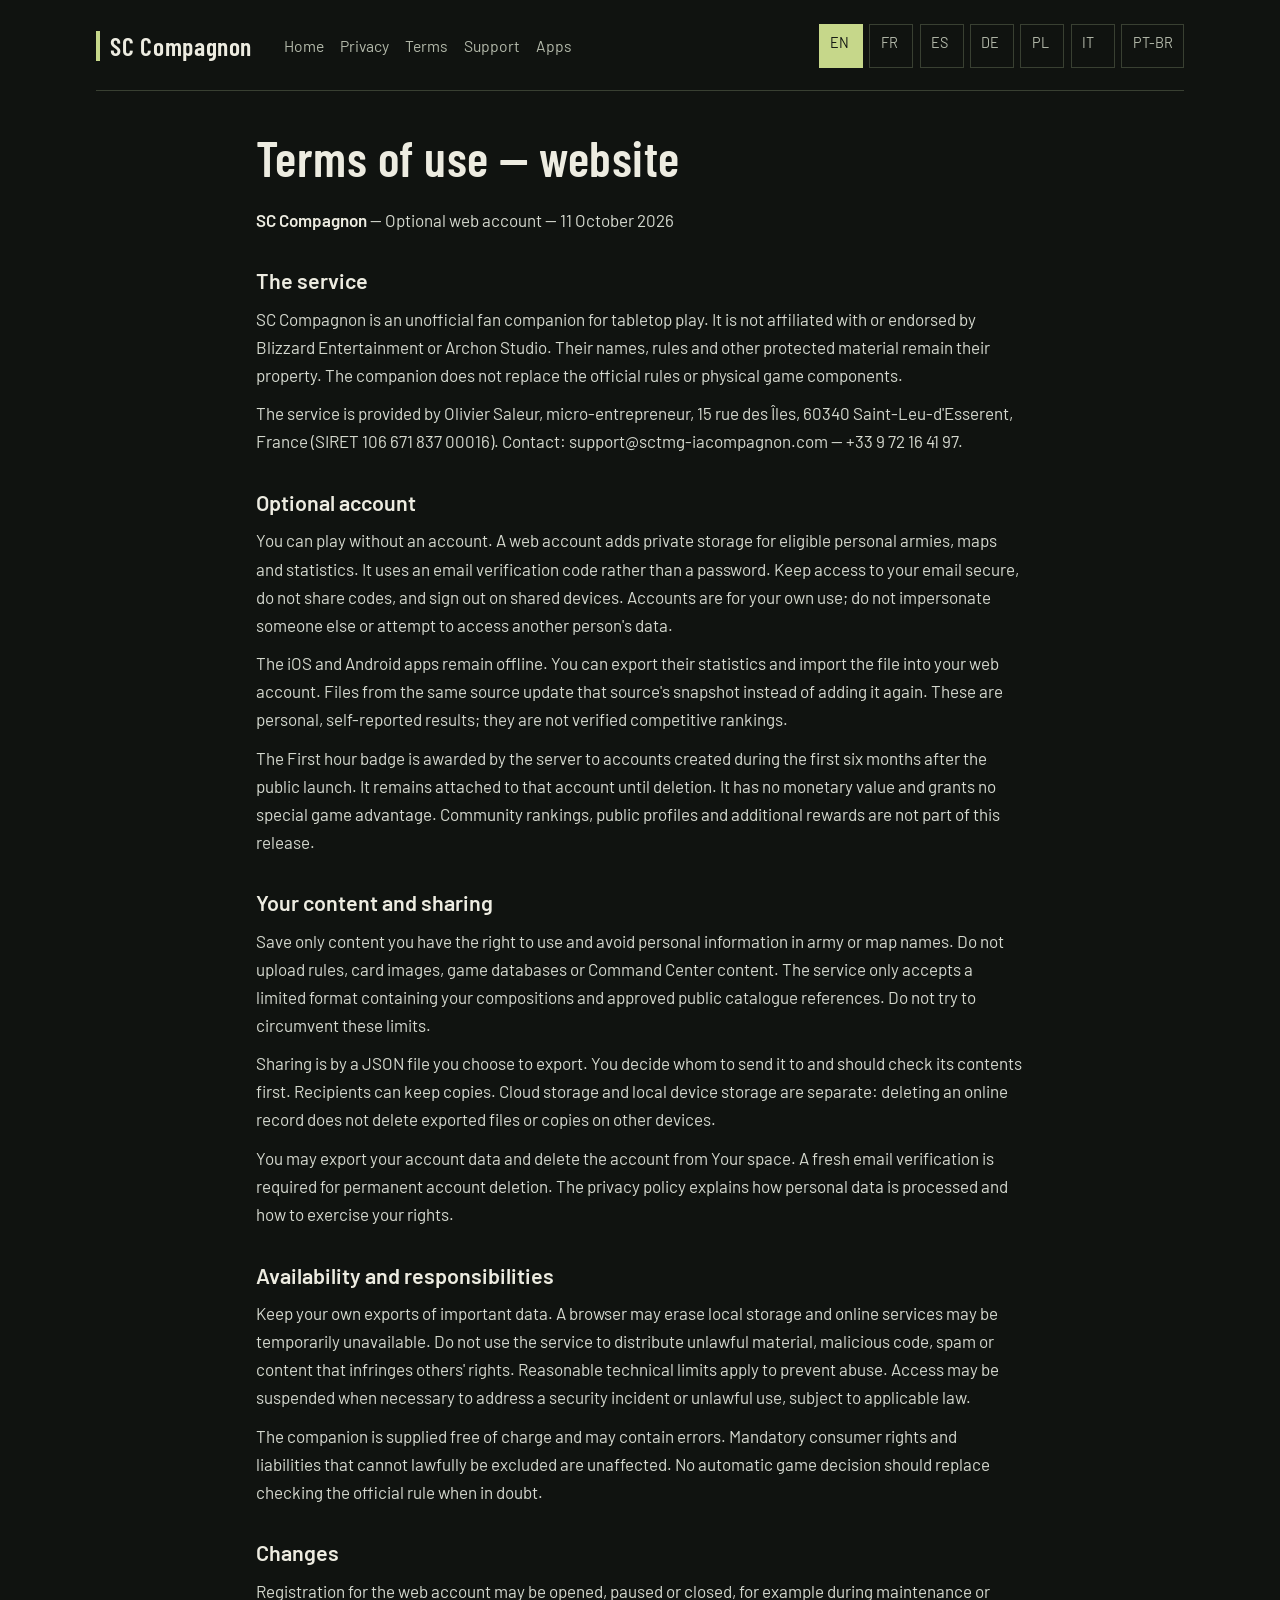
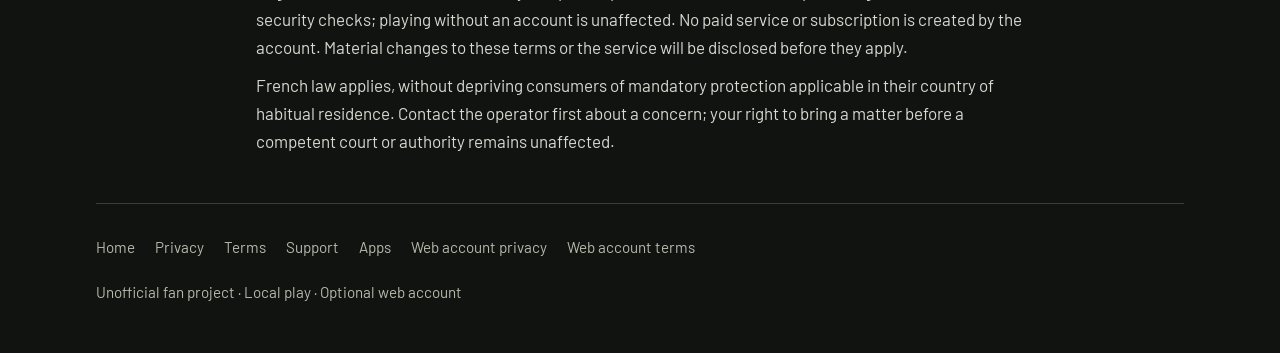
<file: terms-account/index.html>
<!doctype html>
<html lang="en">
<head>
  <meta charset="utf-8" />
  <meta http-equiv="Content-Security-Policy" content="default-src 'none'; script-src 'self'; style-src 'self'; img-src 'self' data:; font-src 'self'; connect-src 'none'; object-src 'none'; base-uri 'none'; form-action 'none'" />
  <meta name="viewport" content="width=device-width, initial-scale=1" />
  <meta name="color-scheme" content="dark" />
  <meta name="robots" content="index,follow" />
  <meta name="description" content="SC Compagnon — Terms of use — optional web account" />
  <title>SC Compagnon — Terms of use — optional web account</title>
  <link rel="canonical" href="https://sctmg-iacompagnon.com/terms-account/" />
  <link rel="alternate" hreflang="en" href="https://sctmg-iacompagnon.com/terms-account/?lang=en" />
  <link rel="alternate" hreflang="fr" href="https://sctmg-iacompagnon.com/terms-account/?lang=fr" />
  <link rel="alternate" hreflang="es" href="https://sctmg-iacompagnon.com/terms-account/?lang=es" />
  <link rel="alternate" hreflang="de" href="https://sctmg-iacompagnon.com/terms-account/?lang=de" />
  <link rel="alternate" hreflang="pl" href="https://sctmg-iacompagnon.com/terms-account/?lang=pl" />
  <link rel="alternate" hreflang="it" href="https://sctmg-iacompagnon.com/terms-account/?lang=it" />
  <link rel="alternate" hreflang="pt-BR" href="https://sctmg-iacompagnon.com/terms-account/?lang=pt-BR" />
  <meta property="og:type" content="website" />
  <meta property="og:site_name" content="SC Compagnon" />
  <meta property="og:title" content="SC Compagnon — Terms of use — optional web account" />
  <meta property="og:url" content="https://sctmg-iacompagnon.com/terms-account/" />
  <link rel="icon" type="image/png" href="../sctmg-favicon-v8-32.png" />
  <link rel="apple-touch-icon" href="../sctmg-apple-touch-v8.png" />
  <link rel="stylesheet" href="../legal/site.css" />
  <script src="../legal/site.js" defer></script>
</head>
<body>
  <a class="skip" href="#content"><span lang="en" data-lang="en">Skip to content</span><span lang="fr" data-lang="fr" hidden>Aller au contenu</span><span lang="es" data-lang="es" hidden>Ir al contenido</span><span lang="de" data-lang="de" hidden>Zum Inhalt</span><span lang="pl" data-lang="pl" hidden>Przejdź do treści</span><span lang="it" data-lang="it" hidden>Vai al contenuto</span><span lang="pt-BR" data-lang="pt-BR" hidden>Ir para o conteúdo</span></a>
  <div class="wrap">
    <header class="top">
      <a class="brand" href="../" data-local-link>SC Compagnon</a>
      <nav class="nav" aria-label="Site navigation"><a href="../" data-local-link><span lang="en" data-lang="en">Home</span><span lang="fr" data-lang="fr" hidden>Accueil</span><span lang="es" data-lang="es" hidden>Inicio</span><span lang="de" data-lang="de" hidden>Start</span><span lang="pl" data-lang="pl" hidden>Start</span><span lang="it" data-lang="it" hidden>Home</span><span lang="pt-BR" data-lang="pt-BR" hidden>Início</span></a>
        <a href="../privacy/" data-local-link><span lang="en" data-lang="en">Privacy</span><span lang="fr" data-lang="fr" hidden>Confidentialité</span><span lang="es" data-lang="es" hidden>Privacidad</span><span lang="de" data-lang="de" hidden>Datenschutz</span><span lang="pl" data-lang="pl" hidden>Prywatność</span><span lang="it" data-lang="it" hidden>Privacy</span><span lang="pt-BR" data-lang="pt-BR" hidden>Privacidade</span></a>
        <a href="../terms/" data-local-link><span lang="en" data-lang="en">Terms</span><span lang="fr" data-lang="fr" hidden>Conditions</span><span lang="es" data-lang="es" hidden>Términos</span><span lang="de" data-lang="de" hidden>Bedingungen</span><span lang="pl" data-lang="pl" hidden>Warunki</span><span lang="it" data-lang="it" hidden>Condizioni</span><span lang="pt-BR" data-lang="pt-BR" hidden>Termos</span></a>
        <a href="../support/" data-local-link><span lang="en" data-lang="en">Support</span><span lang="fr" data-lang="fr" hidden>Support</span><span lang="es" data-lang="es" hidden>Ayuda</span><span lang="de" data-lang="de" hidden>Hilfe</span><span lang="pl" data-lang="pl" hidden>Wsparcie</span><span lang="it" data-lang="it" hidden>Assistenza</span><span lang="pt-BR" data-lang="pt-BR" hidden>Suporte</span></a>
        <a href="../apps/" data-local-link><span lang="en" data-lang="en">Apps</span><span lang="fr" data-lang="fr" hidden>Applis</span><span lang="es" data-lang="es" hidden>Apps</span><span lang="de" data-lang="de" hidden>Apps</span><span lang="pl" data-lang="pl" hidden>Aplikacje</span><span lang="it" data-lang="it" hidden>App</span><span lang="pt-BR" data-lang="pt-BR" hidden>Apps</span></a></nav>
      <nav class="langs" aria-label="Language"><a href="?lang=en" data-lang-link="en" lang="en" aria-label="English">EN</a><a href="?lang=fr" data-lang-link="fr" lang="fr" aria-label="Français">FR</a><a href="?lang=es" data-lang-link="es" lang="es" aria-label="Español">ES</a><a href="?lang=de" data-lang-link="de" lang="de" aria-label="Deutsch">DE</a><a href="?lang=pl" data-lang-link="pl" lang="pl" aria-label="Polski">PL</a><a href="?lang=it" data-lang-link="it" lang="it" aria-label="Italiano">IT</a><a href="?lang=pt-BR" data-lang-link="pt-BR" lang="pt-BR" aria-label="Português (Brasil)">PT-BR</a></nav>
    </header>
    <main id="content">
      <div lang="en" data-lang="en" data-page-title="SC Compagnon — Terms of use — optional web account" data-nav-label="Site navigation" data-language-label="Language" data-footer-label="Useful links"><h1>Terms of use — website</h1>
<p><strong>SC Compagnon</strong> — Optional web account — 11 October 2026</p>
<h2>The service</h2>
<p>SC Compagnon is an unofficial fan companion for tabletop play. It is not affiliated with or endorsed by Blizzard Entertainment or Archon Studio. Their names, rules and other protected material remain their property. The companion does not replace the official rules or physical game components.</p>
<p>The service is provided by Olivier Saleur, micro-entrepreneur, 15 rue des Îles, 60340 Saint-Leu-d'Esserent, France (SIRET 106 671 837 00016). Contact: support@sctmg-iacompagnon.com — +33 9 72 16 41 97.</p>
<h2>Optional account</h2>
<p>You can play without an account. A web account adds private storage for eligible personal armies, maps and statistics. It uses an email verification code rather than a password. Keep access to your email secure, do not share codes, and sign out on shared devices. Accounts are for your own use; do not impersonate someone else or attempt to access another person's data.</p>
<p>The iOS and Android apps remain offline. You can export their statistics and import the file into your web account. Files from the same source update that source's snapshot instead of adding it again. These are personal, self-reported results; they are not verified competitive rankings.</p>
<p>The First hour badge is awarded by the server to accounts created during the first six months after the public launch. It remains attached to that account until deletion. It has no monetary value and grants no special game advantage. Community rankings, public profiles and additional rewards are not part of this release.</p>
<h2>Your content and sharing</h2>
<p>Save only content you have the right to use and avoid personal information in army or map names. Do not upload rules, card images, game databases or Command Center content. The service only accepts a limited format containing your compositions and approved public catalogue references. Do not try to circumvent these limits.</p>
<p>Sharing is by a JSON file you choose to export. You decide whom to send it to and should check its contents first. Recipients can keep copies. Cloud storage and local device storage are separate: deleting an online record does not delete exported files or copies on other devices.</p>
<p>You may export your account data and delete the account from Your space. A fresh email verification is required for permanent account deletion. The privacy policy explains how personal data is processed and how to exercise your rights.</p>
<h2>Availability and responsibilities</h2>
<p>Keep your own exports of important data. A browser may erase local storage and online services may be temporarily unavailable. Do not use the service to distribute unlawful material, malicious code, spam or content that infringes others' rights. Reasonable technical limits apply to prevent abuse. Access may be suspended when necessary to address a security incident or unlawful use, subject to applicable law.</p>
<p>The companion is supplied free of charge and may contain errors. Mandatory consumer rights and liabilities that cannot lawfully be excluded are unaffected. No automatic game decision should replace checking the official rule when in doubt.</p>
<h2>Changes</h2>
<p>Registration for the web account may be opened, paused or closed, for example during maintenance or security checks; playing without an account is unaffected. No paid service or subscription is created by the account. Material changes to these terms or the service will be disclosed before they apply.</p>
<p>French law applies, without depriving consumers of mandatory protection applicable in their country of habitual residence. Contact the operator first about a concern; your right to bring a matter before a competent court or authority remains unaffected.</p></div>
      <div lang="fr" data-lang="fr" data-page-title="SC Compagnon — Conditions d'utilisation — compte web facultatif" data-nav-label="Navigation du site" data-language-label="Langue" data-footer-label="Liens utiles" hidden><h1>Conditions d'utilisation — site web</h1>
<p><strong>SC Compagnon</strong> — Compte web facultatif — 11 octobre 2026</p>
<h2>Le service</h2>
<p>SC Compagnon est un compagnon de fans non officiel pour jouer sur table. Il n'est ni affilié à Blizzard Entertainment ou Archon Studio, ni approuvé par ces sociétés. Leurs noms, règles et autres éléments protégés restent leur propriété. Le compagnon ne remplace ni les règles officielles ni les éléments physiques du jeu.</p>
<p>Le service est fourni par Olivier Saleur, micro-entrepreneur, 15 rue des Îles, 60340 Saint-Leu-d'Esserent, France (SIRET 106 671 837 00016). Contact : support@sctmg-iacompagnon.com — +33 9 72 16 41 97.</p>
<h2>Compte facultatif</h2>
<p>Vous pouvez jouer sans compte. Un compte web ajoute un stockage privé pour vos armées personnelles, maps et statistiques admissibles. Il utilise un code de vérification par email plutôt qu'un mot de passe. Protégez l'accès à votre messagerie, ne partagez pas les codes et déconnectez-vous sur les appareils partagés. Les comptes sont destinés à votre propre usage ; n'usurpez pas l'identité d'autrui et ne tentez pas d'accéder aux données d'une autre personne.</p>
<p>Les apps iOS et Android restent hors ligne. Vous pouvez exporter leurs statistiques et importer le fichier dans votre compte web. Les fichiers d'une même source mettent à jour son relevé au lieu de l'ajouter une seconde fois. Ce sont des résultats personnels déclaratifs ; ils ne constituent pas un classement compétitif vérifié.</p>
<p>Le badge Première heure est attribué par le serveur aux comptes créés pendant les six premiers mois après le lancement public. Il reste lié au compte jusqu'à sa suppression. Il n'a aucune valeur monétaire et ne donne aucun avantage particulier dans le jeu. Les classements communautaires, profils publics et récompenses supplémentaires ne font pas partie de cette version.</p>
<h2>Vos contenus et leur partage</h2>
<p>N'enregistrez que des contenus que vous avez le droit d'utiliser et évitez les informations personnelles dans les noms d'armées ou de maps. Ne téléversez pas sur le service de règles, d'images de cartes, de bases de données de jeu ou de contenus Command Center. Le service n'accepte qu'un format limité contenant vos compositions et des références approuvées du catalogue public. Ne tentez pas de contourner ces limites.</p>
<p>Le partage se fait au moyen d'un fichier JSON que vous choisissez d'exporter. Vous décidez à qui l'envoyer et devriez en vérifier le contenu au préalable. Les destinataires peuvent en conserver des copies. Le stockage en ligne et celui des appareils sont distincts : supprimer un élément en ligne ne supprime pas les fichiers exportés ni les copies sur d'autres appareils.</p>
<p>Vous pouvez exporter les données de votre compte et supprimer celui-ci depuis Ton espace. Une nouvelle vérification par email est requise pour supprimer définitivement le compte. La politique de confidentialité explique le traitement des données personnelles et l'exercice de vos droits.</p>
<h2>Disponibilité et responsabilités</h2>
<p>Conservez vos propres exports des données importantes. Un navigateur peut effacer le stockage local et les services en ligne peuvent être temporairement indisponibles. N'utilisez pas le service pour diffuser des contenus illicites, du code malveillant, du spam ou des éléments portant atteinte aux droits d'autrui. Des limites techniques raisonnables s'appliquent pour prévenir les abus. L'accès peut être suspendu lorsque cela est nécessaire pour traiter un incident de sécurité ou un usage illicite, sous réserve du droit applicable.</p>
<p>Le compagnon est fourni gratuitement et peut contenir des erreurs. Les droits impératifs des consommateurs et les responsabilités qui ne peuvent légalement être exclues restent applicables. En cas de doute, aucune décision automatique de jeu ne doit remplacer la consultation de la règle officielle.</p>
<h2>Modifications</h2>
<p>L'inscription au compte web peut être ouverte, suspendue ou fermée, par exemple pendant une maintenance ou des vérifications de sécurité ; le jeu sans compte n'en est pas affecté. Le compte ne crée aucun service payant ni abonnement. Toute modification importante de ces conditions ou du service sera annoncée avant son entrée en vigueur.</p>
<p>Le droit français s'applique, sans priver les consommateurs des protections impératives applicables dans leur pays de résidence habituelle. Contactez d'abord l'exploitant en cas de difficulté ; votre droit de saisir une juridiction ou une autorité compétente reste inchangé.</p></div>
      <div lang="es" data-lang="es" data-page-title="SC Compagnon — Términos de uso — cuenta web opcional" data-nav-label="Navegación del sitio" data-language-label="Idioma" data-footer-label="Enlaces útiles" hidden><h1>Términos de uso — sitio web</h1>
<p><strong>SC Compagnon</strong> — Cuenta web opcional — 11 de octubre de 2026</p>
<h2>El servicio</h2>
<p>SC Compagnon es un asistente no oficial creado por fans para jugar sobre una mesa. No está afiliado a Blizzard Entertainment ni a Archon Studio, ni cuenta con su respaldo. Sus nombres, reglas y demás material protegido siguen siendo de su propiedad. El asistente no sustituye las reglas oficiales ni los componentes físicos del juego.</p>
<p>El servicio lo presta Olivier Saleur, microempresario, 15 rue des Îles, 60340 Saint-Leu-d'Esserent, Francia (SIRET 106 671 837 00016). Contacto: support@sctmg-iacompagnon.com — +33 9 72 16 41 97.</p>
<h2>Cuenta opcional</h2>
<p>Puede jugar sin cuenta. Una cuenta web añade almacenamiento privado para sus ejércitos personales, mapas y estadísticas admitidos. Utiliza un código de verificación por email en lugar de una contraseña. Proteja el acceso a su email, no comparta códigos y cierre la sesión en los dispositivos compartidos. Las cuentas son para uso propio; no suplante a otra persona ni intente acceder a sus datos.</p>
<p>Las apps de iOS y Android siguen funcionando sin conexión. Puede exportar sus estadísticas e importar el archivo en su cuenta web. Los archivos de la misma fuente actualizan el registro de esa fuente en lugar de añadirlo de nuevo. Son resultados personales declarados por usted; no son clasificaciones competitivas verificadas.</p>
<p>El servidor concede la insignia Primera hora a las cuentas creadas durante los seis primeros meses tras el lanzamiento público. Permanece vinculada a esa cuenta hasta su eliminación. No tiene valor monetario ni ofrece ninguna ventaja especial en el juego. Las clasificaciones comunitarias, los perfiles públicos y las recompensas adicionales no forman parte de esta versión.</p>
<h2>Su contenido y cómo compartirlo</h2>
<p>Guarde únicamente contenido que tenga derecho a utilizar y evite incluir información personal en los nombres de ejércitos o mapas. No suba reglas, imágenes de cartas, bases de datos del juego ni contenido de Command Center. El servicio solo acepta un formato limitado que contiene sus composiciones y referencias aprobadas del catálogo público. No intente eludir estos límites.</p>
<p>El contenido se comparte mediante un archivo JSON que usted decide exportar. Usted elige a quién enviarlo y debería revisar su contenido antes. Los destinatarios pueden conservar copias. El almacenamiento en línea y el almacenamiento local del dispositivo son independientes: eliminar un registro en línea no elimina los archivos exportados ni las copias en otros dispositivos.</p>
<p>Puede exportar los datos de su cuenta y eliminarla desde Tu espacio. Para eliminar la cuenta de forma permanente se requiere una nueva verificación por email. La política de privacidad explica cómo se tratan los datos personales y cómo ejercer sus derechos.</p>
<h2>Disponibilidad y responsabilidades</h2>
<p>Conserve sus propias exportaciones de los datos importantes. Un navegador puede borrar el almacenamiento local y los servicios en línea pueden no estar disponibles temporalmente. No utilice el servicio para distribuir material ilícito, código malicioso, spam o contenido que vulnere los derechos de otras personas. Se aplican límites técnicos razonables para prevenir abusos. El acceso puede suspenderse cuando sea necesario para abordar un incidente de seguridad o un uso ilícito, conforme a la legislación aplicable.</p>
<p>El asistente se ofrece gratuitamente y puede contener errores. No se ven afectados los derechos imperativos de los consumidores ni las responsabilidades que no puedan excluirse legalmente. En caso de duda, ninguna decisión automática del juego debe sustituir la consulta de la regla oficial.</p>
<h2>Cambios</h2>
<p>El registro de la cuenta web puede abrirse, suspenderse o cerrarse, por ejemplo durante un mantenimiento o controles de seguridad; jugar sin cuenta no se ve afectado. La cuenta no crea ningún servicio de pago ni suscripción. Los cambios sustanciales en estos términos o en el servicio se comunicarán antes de su aplicación.</p>
<p>Se aplica la legislación francesa, sin privar a los consumidores de la protección imperativa aplicable en su país de residencia habitual. Contacte primero con el operador si tiene alguna inquietud; su derecho a acudir a un tribunal o autoridad competente permanece intacto.</p></div>
      <div lang="de" data-lang="de" data-page-title="SC Compagnon — Nutzungsbedingungen — optionales Webkonto" data-nav-label="Seitennavigation" data-language-label="Sprache" data-footer-label="Nützliche Links" hidden><h1>Nutzungsbedingungen — Website</h1>
<p><strong>SC Compagnon</strong> — Optionales Webkonto — 11. Oktober 2026</p>
<h2>Der Dienst</h2>
<p>SC Compagnon ist ein inoffizieller Begleiter von Fans für das Spiel am Tisch. Das Projekt ist weder mit Blizzard Entertainment noch mit Archon Studio verbunden und wird von diesen Unternehmen nicht unterstützt oder genehmigt. Deren Namen, Regeln und sonstige geschützte Inhalte bleiben ihr Eigentum. Der Begleiter ersetzt weder die offiziellen Regeln noch die physischen Spielmaterialien.</p>
<p>Der Dienst wird von Olivier Saleur bereitgestellt, Einzelunternehmer nach französischem Kleinstunternehmerstatus, 15 rue des Îles, 60340 Saint-Leu-d'Esserent, Frankreich (SIRET 106 671 837 00016). Kontakt: support@sctmg-iacompagnon.com — +33 9 72 16 41 97.</p>
<h2>Optionales Konto</h2>
<p>Sie können ohne Konto spielen. Ein Webkonto bietet privaten Speicher für zulässige eigene Armeen, Karten und Statistiken. Statt eines Passworts wird ein Bestätigungscode per E-Mail verwendet. Sichern Sie den Zugriff auf Ihr E-Mail-Konto, geben Sie Codes nicht weiter und melden Sie sich auf gemeinsam genutzten Geräten ab. Konten sind für den eigenen Gebrauch bestimmt. Geben Sie sich nicht als jemand anderes aus und versuchen Sie nicht, auf fremde Daten zuzugreifen.</p>
<p>Die Apps für iOS und Android bleiben offline. Sie können deren Statistiken exportieren und die Datei in Ihr Webkonto importieren. Dateien derselben Quelle aktualisieren den gespeicherten Stand dieser Quelle, statt ihn erneut hinzuzuzählen. Es handelt sich um persönliche, selbst gemeldete Ergebnisse, nicht um überprüfte Wettbewerbsranglisten.</p>
<p>Der Server verleiht das Abzeichen Erste Stunde an Konten, die in den ersten sechs Monaten nach dem öffentlichen Start erstellt werden. Es bleibt dem Konto bis zu dessen Löschung zugeordnet. Es hat keinen Geldwert und verleiht keinen besonderen Spielvorteil. Community-Ranglisten, öffentliche Profile und zusätzliche Belohnungen sind nicht Teil dieser Version.</p>
<h2>Ihre Inhalte und das Teilen</h2>
<p>Speichern Sie nur Inhalte, zu deren Nutzung Sie berechtigt sind, und vermeiden Sie personenbezogene Angaben in Armee- oder Kartennamen. Laden Sie keine Regeln, Kartenbilder, Spieldatenbanken oder Inhalte aus Command Center hoch. Der Dienst akzeptiert nur ein begrenztes Format mit Ihren Zusammenstellungen und freigegebenen Verweisen aus dem öffentlichen Katalog. Versuchen Sie nicht, diese Grenzen zu umgehen.</p>
<p>Das Teilen erfolgt über eine JSON-Datei, die Sie ausdrücklich exportieren. Sie entscheiden über die Empfänger und sollten den Inhalt vorher prüfen. Empfänger können Kopien behalten. Onlinespeicher und lokaler Gerätespeicher sind getrennt. Das Löschen eines Online-Eintrags entfernt keine exportierten Dateien oder Kopien auf anderen Geräten.</p>
<p>Sie können Ihre Kontodaten unter Dein Bereich exportieren und das Konto dort löschen. Für die endgültige Kontolöschung ist eine erneute E-Mail-Bestätigung erforderlich. Die Datenschutzerklärung erläutert die Verarbeitung personenbezogener Daten und die Ausübung Ihrer Rechte.</p>
<h2>Verfügbarkeit und Verantwortung</h2>
<p>Bewahren Sie eigene Exporte wichtiger Daten auf. Ein Browser kann den lokalen Speicher löschen, und Onlinedienste können vorübergehend nicht verfügbar sein. Nutzen Sie den Dienst nicht zur Verbreitung rechtswidriger Inhalte, schädlichen Codes, von Spam oder von Inhalten, die Rechte anderer verletzen. Zur Vermeidung von Missbrauch gelten angemessene technische Grenzen. Der Zugriff kann gesperrt werden, soweit dies zur Behandlung eines Sicherheitsvorfalls oder einer rechtswidrigen Nutzung unter Beachtung des geltenden Rechts erforderlich ist.</p>
<p>Der Begleiter wird kostenlos bereitgestellt und kann Fehler enthalten. Zwingende Verbraucherrechte und eine gesetzlich nicht ausschließbare Haftung bleiben unberührt. Im Zweifel darf eine automatische Spielentscheidung die Prüfung der offiziellen Regel nicht ersetzen.</p>
<h2>Änderungen</h2>
<p>Die Registrierung für das Webkonto kann geöffnet, ausgesetzt oder geschlossen werden, etwa während Wartungsarbeiten oder Sicherheitsprüfungen; das Spielen ohne Konto ist davon nicht betroffen. Durch das Konto entsteht weder ein kostenpflichtiger Dienst noch ein Abonnement. Wesentliche Änderungen dieser Bedingungen oder des Dienstes werden vor ihrem Inkrafttreten mitgeteilt.</p>
<p>Es gilt französisches Recht, ohne Verbrauchern den zwingenden Schutz ihres gewöhnlichen Aufenthaltslandes zu entziehen. Wenden Sie sich bei einem Anliegen zunächst an den Betreiber. Ihr Recht, ein zuständiges Gericht oder eine zuständige Behörde anzurufen, bleibt unberührt.</p></div>
      <div lang="pl" data-lang="pl" data-page-title="SC Compagnon — Warunki korzystania — opcjonalne konto internetowe" data-nav-label="Nawigacja po stronie" data-language-label="Język" data-footer-label="Przydatne linki" hidden><h1>Warunki korzystania — strona internetowa</h1>
<p><strong>SC Compagnon</strong> — Opcjonalne konto internetowe — 11 października 2026 r.</p>
<h2>Usługa</h2>
<p>SC Compagnon to nieoficjalna aplikacja fanowska wspomagająca rozgrywkę. Nie jest powiązana z Blizzard Entertainment ani Archon Studio ani przez nie zatwierdzona. Ich nazwy, zasady i inne chronione materiały pozostają ich własnością. Aplikacja nie zastępuje oficjalnych zasad ani fizycznych elementów gry.</p>
<p>Usługę świadczy Olivier Saleur, mikroprzedsiębiorca, 15 rue des Îles, 60340 Saint-Leu-d'Esserent, Francja (SIRET 106 671 837 00016). Kontakt: support@sctmg-iacompagnon.com — +33 9 72 16 41 97.</p>
<h2>Opcjonalne konto</h2>
<p>Użytkownik może grać bez konta. Konto internetowe dodaje prywatne miejsce na kwalifikujące się osobiste armie, mapy i statystyki. Zamiast hasła używa kodu weryfikacyjnego wysyłanego e-mailem. Użytkownik powinien zabezpieczyć dostęp do swojej poczty e-mail, nie udostępniać kodów i wylogowywać się na współdzielonych urządzeniach. Konta są przeznaczone do własnego użytku; nie wolno podszywać się pod inną osobę ani próbować uzyskać dostępu do danych innej osoby.</p>
<p>Aplikacje na iOS i Androida pozostają offline. Użytkownik może wyeksportować ich statystyki i zaimportować plik do swojego konta internetowego. Pliki z tego samego źródła aktualizują migawkę tego źródła zamiast dodawać ją ponownie. Są to osobiste wyniki zgłaszane przez samego użytkownika; nie są to zweryfikowane rankingi rywalizacji.</p>
<p>Odznaka „Pierwsza godzina” jest przyznawana przez serwer kontom utworzonym w ciągu pierwszych sześciu miesięcy po publicznym uruchomieniu. Pozostaje powiązana z tym kontem do jego usunięcia. Nie ma wartości pieniężnej i nie daje żadnej szczególnej przewagi w grze. Rankingi społeczności, profile publiczne i dodatkowe nagrody nie są częścią tego wydania.</p>
<h2>Treści użytkownika i udostępnianie</h2>
<p>Należy zapisywać wyłącznie treści, z których użytkownik ma prawo korzystać, i unikać danych osobowych w nazwach armii lub map. Nie wolno przesyłać zasad, obrazów kart, baz danych gry ani treści Command Center. Usługa przyjmuje wyłącznie ograniczony format zawierający kompozycje użytkownika i zatwierdzone publiczne odwołania do katalogu. Nie wolno próbować obchodzić tych ograniczeń.</p>
<p>Udostępnianie odbywa się za pomocą pliku JSON, który użytkownik sam zdecyduje się wyeksportować. Użytkownik decyduje, komu go wysłać, i powinien najpierw sprawdzić jego zawartość. Odbiorcy mogą zachować kopie. Przechowywanie w chmurze i lokalne przechowywanie na urządzeniu są rozdzielne: usunięcie rekordu online nie usuwa wyeksportowanych plików ani kopii na innych urządzeniach.</p>
<p>Użytkownik może wyeksportować dane swojego konta i usunąć konto w sekcji „Twoja strefa”. Do trwałego usunięcia konta wymagana jest ponowna weryfikacja e-mailem. Polityka prywatności wyjaśnia, w jaki sposób przetwarzane są dane osobowe i jak wykonywać swoje prawa.</p>
<h2>Dostępność i odpowiedzialność</h2>
<p>Należy przechowywać własne eksporty ważnych danych. Przeglądarka może wymazać pamięć lokalną, a usługi online mogą być tymczasowo niedostępne. Nie wolno używać usługi do rozpowszechniania treści niezgodnych z prawem, złośliwego kodu, spamu ani treści naruszających prawa innych osób. Obowiązują rozsądne limity techniczne zapobiegające nadużyciom. Dostęp może zostać zawieszony, gdy jest to konieczne w celu reakcji na incydent bezpieczeństwa lub korzystanie niezgodne z prawem, z zastrzeżeniem obowiązujących przepisów.</p>
<p>Aplikacja jest udostępniana nieodpłatnie i może zawierać błędy. Uprawnienia konsumenta wynikające z bezwzględnie obowiązujących przepisów oraz odpowiedzialność, której zgodnie z prawem nie można wyłączyć, pozostają nienaruszone. Żadna automatyczna decyzja w grze nie powinna zastępować sprawdzenia oficjalnej zasady w razie wątpliwości.</p>
<h2>Zmiany</h2>
<p>Rejestracja konta internetowego może być otwierana, wstrzymywana lub zamykana, na przykład w trakcie prac konserwacyjnych lub kontroli bezpieczeństwa; granie bez konta pozostaje nienaruszone. Konto nie tworzy żadnej płatnej usługi ani subskrypcji. O istotnych zmianach niniejszych warunków lub usługi użytkownicy zostaną poinformowani przed ich wejściem w życie.</p>
<p>Zastosowanie ma prawo francuskie, bez pozbawiania konsumentów ochrony wynikającej z bezwzględnie obowiązujących przepisów państwa ich zwykłego pobytu. W razie wątpliwości należy najpierw skontaktować się z operatorem; prawo do wniesienia sprawy do właściwego sądu lub organu pozostaje nienaruszone.</p></div>
      <div lang="it" data-lang="it" data-page-title="SC Compagnon — Condizioni dell'account web facoltativo" data-nav-label="Navigazione del sito" data-language-label="Lingua" data-footer-label="Link utili" hidden><h1>Condizioni d'uso — sito web</h1>
<p><strong>SC Compagnon</strong> — Account web facoltativo — 11 ottobre 2026</p>
<h2>Il servizio</h2>
<p>SC Compagnon è un'applicazione amatoriale non ufficiale di supporto al gioco da tavolo. Non è affiliato a Blizzard Entertainment o ad Archon Studio, né è approvato da tali società. I loro nomi, le loro regole e gli altri elementi protetti restano di loro proprietà. L'applicazione non sostituisce né le regole ufficiali né i componenti fisici del gioco.</p>
<p>Il servizio è fornito da Olivier Saleur, imprenditore individuale in regime francese di micro-entrepreneur, 15 rue des Îles, 60340 Saint-Leu-d'Esserent, Francia (SIRET 106 671 837 00016). Contatto: support@sctmg-iacompagnon.com — +33 9 72 16 41 97.</p>
<h2>Account facoltativo</h2>
<p>L'utente può giocare senza account. Un account web aggiunge uno spazio di archiviazione privato per gli eserciti personali, le mappe e le statistiche ammissibili dell'utente. Utilizza un codice di verifica via email anziché una password. L'utente deve proteggere l'accesso alla propria casella di posta, non condividere i codici e uscire dall'account sui dispositivi condivisi. Gli account sono destinati all'uso personale dell'utente; l'utente non deve usurpare l'identità altrui né tentare di accedere ai dati di un'altra persona.</p>
<p>Le app iOS e Android restano offline. L'utente può esportarne le statistiche e importare il file nel proprio account web. I file provenienti dalla stessa fonte aggiornano le statistiche già importate da quella fonte, senza duplicarle. Si tratta di risultati personali autodichiarati; non costituiscono una classifica competitiva verificata.</p>
<p>Il distintivo «Prima ora» è assegnato dal server agli account creati nei primi sei mesi successivi al lancio pubblico. Resta legato all'account fino alla sua eliminazione. Non ha alcun valore monetario e non conferisce alcun vantaggio particolare nel gioco. Le classifiche della community, i profili pubblici e le ricompense aggiuntive non fanno parte di questa versione.</p>
<h2>Contenuti dell'utente e condivisione</h2>
<p>L'utente deve salvare soltanto contenuti che ha il diritto di utilizzare ed evitare le informazioni personali nei nomi degli eserciti o delle mappe. L'utente non deve caricare sul servizio regole, immagini delle carte, database di gioco o contenuti di Command Center. Il servizio accetta soltanto un formato limitato contenente le composizioni dell'utente e riferimenti approvati del catalogo pubblico. L'utente non deve tentare di aggirare tali limiti.</p>
<p>La condivisione avviene mediante un file JSON che l'utente sceglie di esportare. L'utente decide a chi inviarlo. Si consiglia di verificarne il contenuto prima dell'invio. I destinatari possono conservarne copie. L'archiviazione online e quella dei dispositivi sono distinte: eliminare un elemento online non elimina i file esportati né le copie presenti su altri dispositivi.</p>
<p>L'utente può esportare i dati del proprio account ed eliminare quest'ultimo da «Il tuo spazio». Per eliminare definitivamente l'account è richiesta una nuova verifica via email. L'informativa sulla privacy spiega il trattamento dei dati personali e l'esercizio dei diritti dell'utente.</p>
<h2>Disponibilità e responsabilità</h2>
<p>L'utente deve conservare le proprie esportazioni dei dati importanti. Un browser può cancellare la memoria locale e i servizi online possono essere temporaneamente indisponibili. L'utente non deve utilizzare il servizio per diffondere contenuti illeciti, codice malevolo, spam o elementi che violano i diritti altrui. Si applicano limiti tecnici ragionevoli per prevenire gli abusi. L'accesso può essere sospeso quando ciò è necessario per gestire un incidente di sicurezza o un uso illecito, fatto salvo il diritto applicabile.</p>
<p>L'applicazione è fornita gratuitamente e può contenere errori. Restano applicabili i diritti inderogabili dei consumatori e le responsabilità che per legge non possono essere escluse. In caso di dubbio, nessuna decisione automatica di gioco deve sostituire la consultazione della regola ufficiale.</p>
<h2>Modifiche</h2>
<p>L'iscrizione all'account web può essere aperta, sospesa o chiusa, ad esempio durante una manutenzione o verifiche di sicurezza; il gioco senza account non ne è interessato. L'account non dà luogo ad alcun servizio a pagamento né ad alcun abbonamento. Ogni modifica importante delle presenti condizioni o del servizio sarà annunciata prima della sua entrata in vigore.</p>
<p>Si applica il diritto francese, senza privare i consumatori delle tutele inderogabili applicabili nel loro paese di residenza abituale. In caso di difficoltà, l'utente deve contattare dapprima il gestore; il suo diritto di adire un giudice o un'autorità competente resta impregiudicato.</p></div>
      <div lang="pt-BR" data-lang="pt-BR" data-page-title="SC Compagnon — Termos de Uso — conta web opcional" data-nav-label="Navegação do site" data-language-label="Idioma" data-footer-label="Links úteis" hidden><h1>Termos de Uso — site</h1>
<p><strong>SC Compagnon</strong> — Conta web opcional — 11 de outubro de 2026</p>
<h2>O serviço</h2>
<p>O SC Compagnon é um aplicativo não oficial criado por fãs para auxiliar nas partidas de mesa. Não é afiliado à Blizzard Entertainment nem à Archon Studio, nem aprovado por essas empresas. Os nomes, as regras e os demais elementos protegidos delas continuam sendo de sua propriedade. O aplicativo não substitui as regras oficiais nem os componentes físicos do jogo.</p>
<p>O serviço é prestado por Olivier Saleur, microempreendedor (micro-entrepreneur, regime francês), 15 rue des Îles, 60340 Saint-Leu-d'Esserent, França (SIRET 106 671 837 00016). Contato: support@sctmg-iacompagnon.com — +33 9 72 16 41 97.</p>
<h2>Conta opcional</h2>
<p>O usuário pode jogar sem conta. Uma conta web acrescenta um armazenamento privado para os exércitos, mapas e estatísticas pessoais que atendam aos critérios do serviço. Ela utiliza um código de verificação por e-mail em vez de uma senha. O usuário deve proteger o acesso ao seu e-mail, não compartilhar os códigos e sair da conta em dispositivos compartilhados. As contas destinam-se ao uso do próprio usuário; ele não deve se passar por outra pessoa nem tentar acessar os dados de outra pessoa.</p>
<p>Os aplicativos para iOS e Android continuam off-line. O usuário pode exportar as estatísticas deles e importar o arquivo na sua conta web. Os arquivos de uma mesma fonte atualizam o registro dessa fonte em vez de adicioná-lo uma segunda vez. Trata-se de resultados pessoais declarados pelo próprio usuário; eles não constituem um ranking competitivo verificado.</p>
<p>A insígnia Primeira hora é atribuída pelo servidor às contas criadas durante os seis primeiros meses após o lançamento público. Ela permanece vinculada à conta até a exclusão desta. Não tem nenhum valor monetário e não confere nenhuma vantagem especial no jogo. Os rankings da comunidade, os perfis públicos e as recompensas adicionais não fazem parte desta versão.</p>
<h2>Conteúdos do usuário e compartilhamento</h2>
<p>O usuário deve salvar apenas conteúdos que tenha o direito de utilizar e evitar informações pessoais nos nomes de exércitos ou de mapas. O usuário não deve carregar no serviço regras, imagens de cartas, bancos de dados do jogo nem conteúdo do Command Center. O serviço aceita apenas um formato limitado, que contém as composições do usuário e referências aprovadas do catálogo público. O usuário não deve tentar contornar esses limites.</p>
<p>O compartilhamento é feito por meio de um arquivo JSON que o usuário decide exportar. O usuário decide a quem enviar o arquivo. Recomenda-se verificar o conteúdo antes do envio. Os destinatários podem conservar cópias dele. O armazenamento on-line e o dos dispositivos são distintos: excluir um item on-line não exclui os arquivos exportados nem as cópias em outros dispositivos.</p>
<p>O usuário pode exportar os dados da sua conta e excluí-la em Seu espaço. Uma nova verificação por e-mail é exigida para excluir definitivamente a conta. A política de privacidade explica o tratamento dos dados pessoais e o exercício dos direitos do usuário.</p>
<h2>Disponibilidade e responsabilidades</h2>
<p>O usuário deve conservar as suas próprias exportações dos dados importantes. Um navegador pode apagar o armazenamento local, e os serviços on-line podem ficar temporariamente indisponíveis. O usuário não deve utilizar o serviço para difundir conteúdos ilícitos, código malicioso, spam ou elementos que violem direitos de terceiros. Aplicam-se limites técnicos razoáveis para prevenir abusos. O acesso pode ser suspenso quando isso for necessário para tratar um incidente de segurança ou um uso ilícito, observado o direito aplicável.</p>
<p>O aplicativo é fornecido gratuitamente e pode conter erros. Os direitos do consumidor assegurados por normas imperativas (de ordem pública) e as responsabilidades que não podem ser legalmente excluídas continuam aplicáveis. Em caso de dúvida, nenhuma decisão automática de jogo deve substituir a consulta à regra oficial.</p>
<h2>Alterações</h2>
<p>O cadastro na conta web pode ser aberto, suspenso ou encerrado, por exemplo durante uma manutenção ou verificações de segurança; o jogo sem conta não é afetado. A conta não cria nenhum serviço pago nem assinatura. Toda alteração importante destes termos ou do serviço será anunciada antes da sua entrada em vigor.</p>
<p>Aplica-se o direito francês, sem privar os consumidores das proteções imperativas aplicáveis no seu país de residência habitual. Em caso de dificuldade, o usuário deve contatar primeiro o operador do serviço; o seu direito de recorrer a um tribunal ou a uma autoridade competente permanece inalterado.</p></div>
    </main>
    <footer class="foot">
      <nav class="foot-nav" aria-label="Useful links"><a href="../" data-local-link><span lang="en" data-lang="en">Home</span><span lang="fr" data-lang="fr" hidden>Accueil</span><span lang="es" data-lang="es" hidden>Inicio</span><span lang="de" data-lang="de" hidden>Start</span><span lang="pl" data-lang="pl" hidden>Start</span><span lang="it" data-lang="it" hidden>Home</span><span lang="pt-BR" data-lang="pt-BR" hidden>Início</span></a>
        <a href="../privacy/" data-local-link><span lang="en" data-lang="en">Privacy</span><span lang="fr" data-lang="fr" hidden>Confidentialité</span><span lang="es" data-lang="es" hidden>Privacidad</span><span lang="de" data-lang="de" hidden>Datenschutz</span><span lang="pl" data-lang="pl" hidden>Prywatność</span><span lang="it" data-lang="it" hidden>Privacy</span><span lang="pt-BR" data-lang="pt-BR" hidden>Privacidade</span></a>
        <a href="../terms/" data-local-link><span lang="en" data-lang="en">Terms</span><span lang="fr" data-lang="fr" hidden>Conditions</span><span lang="es" data-lang="es" hidden>Términos</span><span lang="de" data-lang="de" hidden>Bedingungen</span><span lang="pl" data-lang="pl" hidden>Warunki</span><span lang="it" data-lang="it" hidden>Condizioni</span><span lang="pt-BR" data-lang="pt-BR" hidden>Termos</span></a>
        <a href="../support/" data-local-link><span lang="en" data-lang="en">Support</span><span lang="fr" data-lang="fr" hidden>Support</span><span lang="es" data-lang="es" hidden>Ayuda</span><span lang="de" data-lang="de" hidden>Hilfe</span><span lang="pl" data-lang="pl" hidden>Wsparcie</span><span lang="it" data-lang="it" hidden>Assistenza</span><span lang="pt-BR" data-lang="pt-BR" hidden>Suporte</span></a>
        <a href="../apps/" data-local-link><span lang="en" data-lang="en">Apps</span><span lang="fr" data-lang="fr" hidden>Applis</span><span lang="es" data-lang="es" hidden>Apps</span><span lang="de" data-lang="de" hidden>Apps</span><span lang="pl" data-lang="pl" hidden>Aplikacje</span><span lang="it" data-lang="it" hidden>App</span><span lang="pt-BR" data-lang="pt-BR" hidden>Apps</span></a>
        <a href="../privacy-account/" data-local-link><span lang="en" data-lang="en">Web account privacy</span><span lang="fr" data-lang="fr" hidden>Confidentialité du compte web</span><span lang="es" data-lang="es" hidden>Privacidad de la cuenta web</span><span lang="de" data-lang="de" hidden>Datenschutz Webkonto</span><span lang="pl" data-lang="pl" hidden>Prywatność konta internetowego</span><span lang="it" data-lang="it" hidden>Privacy dell'account web</span><span lang="pt-BR" data-lang="pt-BR" hidden>Privacidade da conta web</span></a>
        <a href="../terms-account/" data-local-link><span lang="en" data-lang="en">Web account terms</span><span lang="fr" data-lang="fr" hidden>Conditions du compte web</span><span lang="es" data-lang="es" hidden>Términos de la cuenta web</span><span lang="de" data-lang="de" hidden>Bedingungen Webkonto</span><span lang="pl" data-lang="pl" hidden>Warunki konta internetowego</span><span lang="it" data-lang="it" hidden>Condizioni account web</span><span lang="pt-BR" data-lang="pt-BR" hidden>Termos da conta web</span></a></nav>
      <span lang="en" data-lang="en">Unofficial fan project · Local play · Optional web account</span><span lang="fr" data-lang="fr" hidden>Projet de fans non officiel · Jeu local · Compte web facultatif</span><span lang="es" data-lang="es" hidden>Proyecto de fans no oficial · Juego local · Cuenta web opcional</span><span lang="de" data-lang="de" hidden>Inoffizielles Fanprojekt · Lokales Spiel · Optionales Webkonto</span><span lang="pl" data-lang="pl" hidden>Nieoficjalny projekt fanowski · Gra lokalna · Opcjonalne konto internetowe</span><span lang="it" data-lang="it" hidden>Progetto amatoriale non ufficiale · Gioco in locale · Account web facoltativo</span><span lang="pt-BR" data-lang="pt-BR" hidden>Projeto de fãs não oficial · Jogo local · Conta web opcional</span>
    </footer>
  </div>
</body>
</html>
</file>
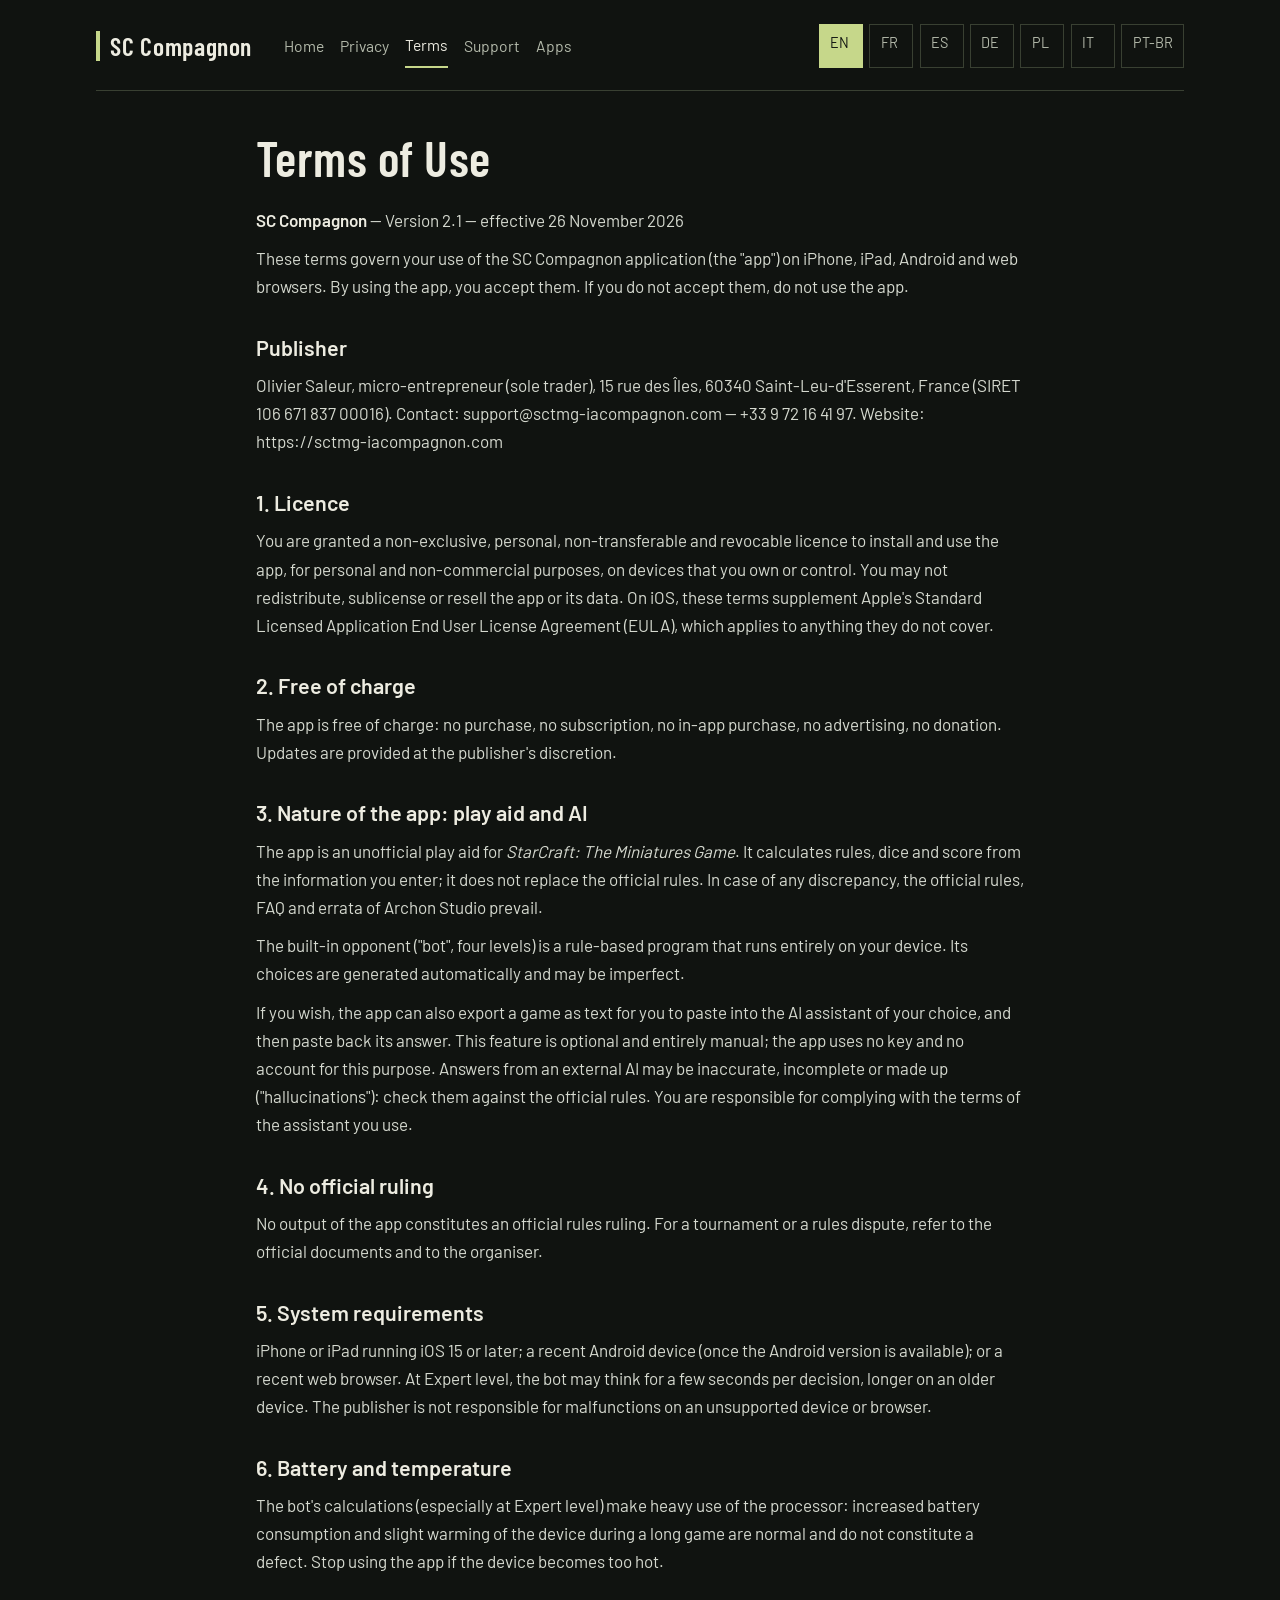
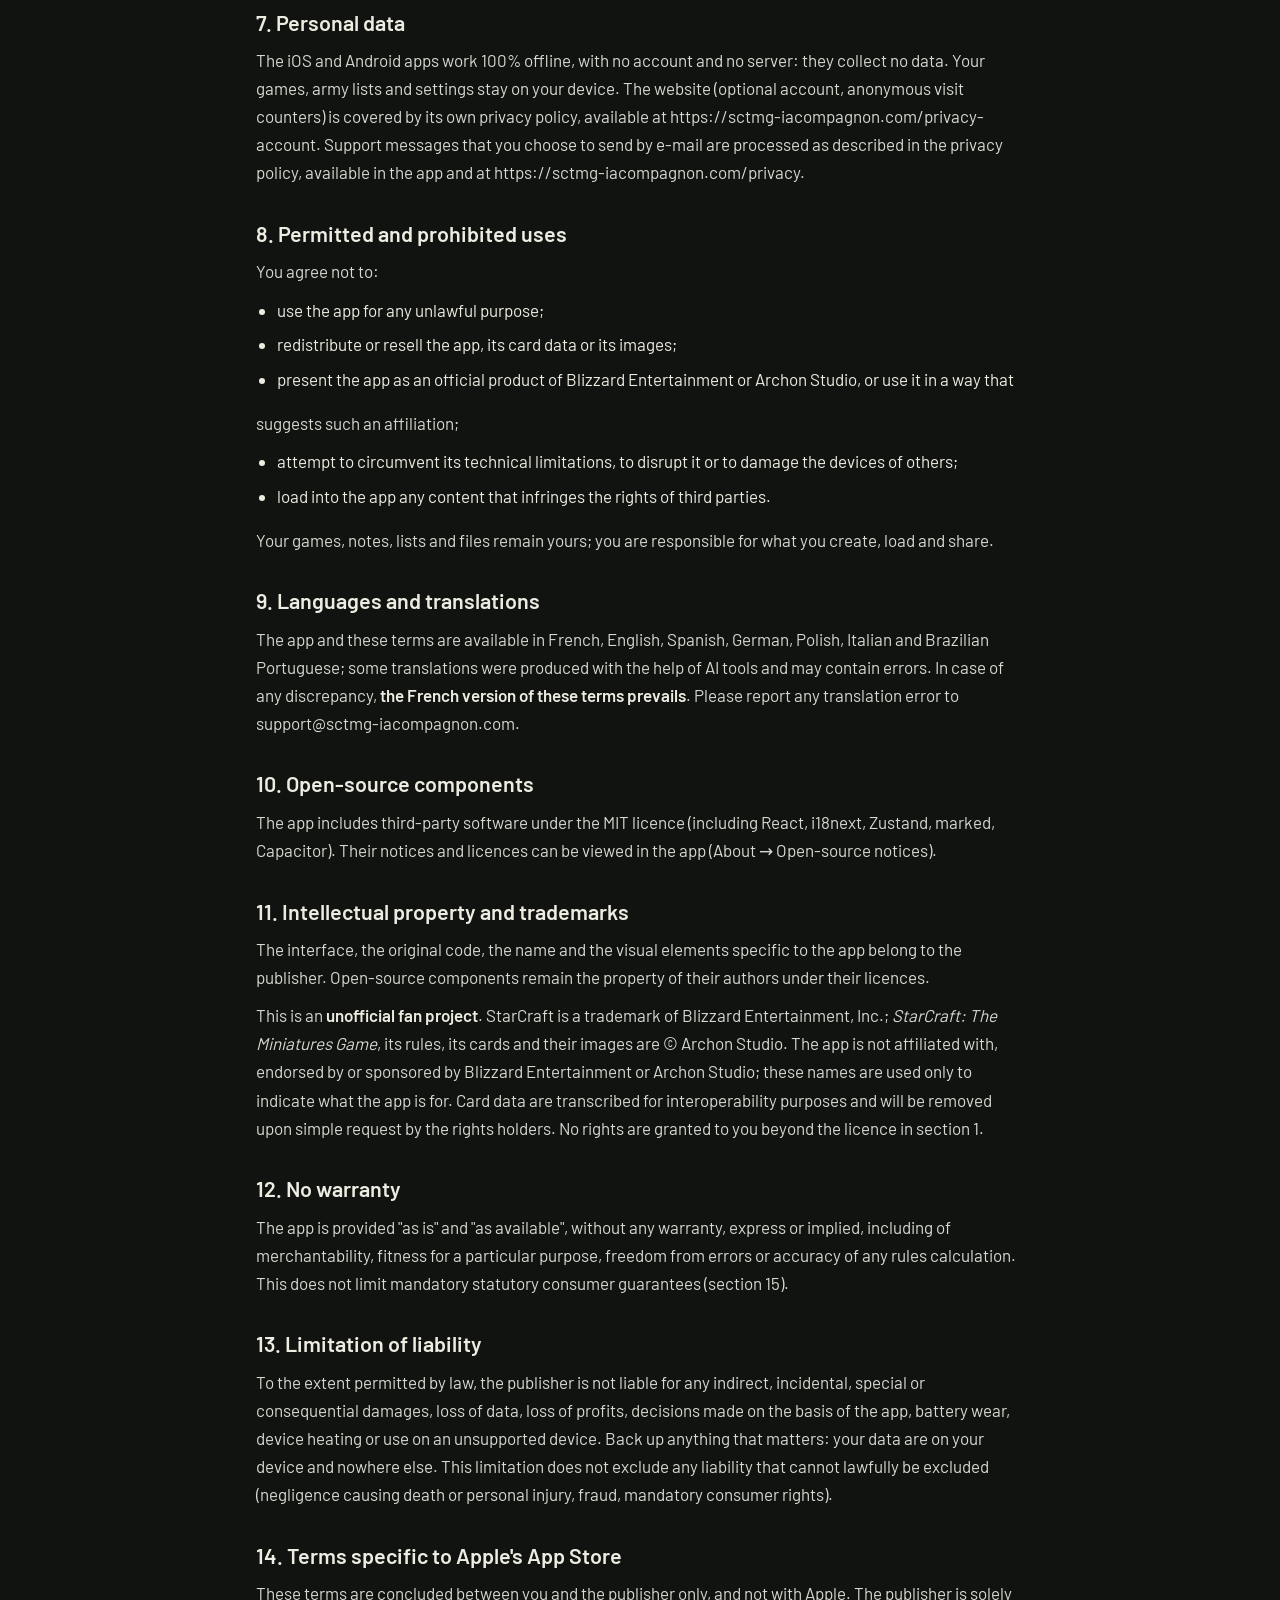
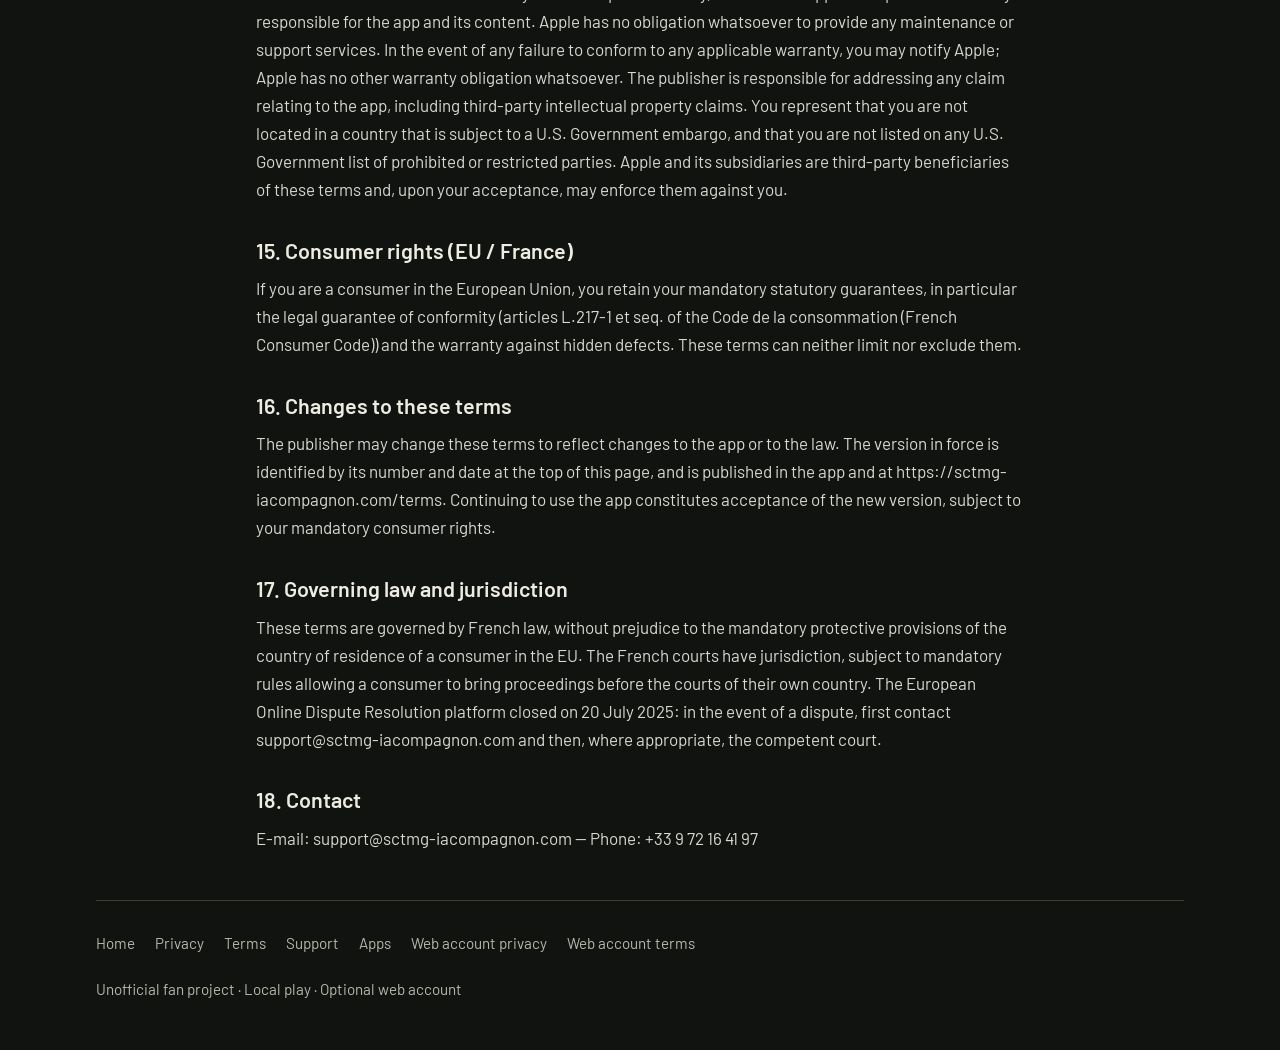
<file: terms/index.html>
<!doctype html>
<html lang="en">
<head>
  <meta charset="utf-8" />
  <meta http-equiv="Content-Security-Policy" content="default-src 'none'; script-src 'self'; style-src 'self'; img-src 'self' data:; font-src 'self'; connect-src 'none'; object-src 'none'; base-uri 'none'; form-action 'none'" />
  <meta name="viewport" content="width=device-width, initial-scale=1" />
  <meta name="color-scheme" content="dark" />
  <meta name="robots" content="index,follow" />
  <meta name="description" content="SC Compagnon — Terms of use" />
  <title>SC Compagnon — Terms of use</title>
  <link rel="canonical" href="https://sctmg-iacompagnon.com/terms/" />
  <link rel="alternate" hreflang="en" href="https://sctmg-iacompagnon.com/terms/?lang=en" />
  <link rel="alternate" hreflang="fr" href="https://sctmg-iacompagnon.com/terms/?lang=fr" />
  <link rel="alternate" hreflang="es" href="https://sctmg-iacompagnon.com/terms/?lang=es" />
  <link rel="alternate" hreflang="de" href="https://sctmg-iacompagnon.com/terms/?lang=de" />
  <link rel="alternate" hreflang="pl" href="https://sctmg-iacompagnon.com/terms/?lang=pl" />
  <link rel="alternate" hreflang="it" href="https://sctmg-iacompagnon.com/terms/?lang=it" />
  <link rel="alternate" hreflang="pt-BR" href="https://sctmg-iacompagnon.com/terms/?lang=pt-BR" />
  <meta property="og:type" content="website" />
  <meta property="og:site_name" content="SC Compagnon" />
  <meta property="og:title" content="SC Compagnon — Terms of use" />
  <meta property="og:url" content="https://sctmg-iacompagnon.com/terms/" />
  <link rel="icon" type="image/png" href="../sctmg-favicon-v8-32.png" />
  <link rel="apple-touch-icon" href="../sctmg-apple-touch-v8.png" />
  <link rel="stylesheet" href="../legal/site.css" />
  <script src="../legal/site.js" defer></script>
</head>
<body>
  <a class="skip" href="#content"><span lang="en" data-lang="en">Skip to content</span><span lang="fr" data-lang="fr" hidden>Aller au contenu</span><span lang="es" data-lang="es" hidden>Ir al contenido</span><span lang="de" data-lang="de" hidden>Zum Inhalt</span><span lang="pl" data-lang="pl" hidden>Przejdź do treści</span><span lang="it" data-lang="it" hidden>Vai al contenuto</span><span lang="pt-BR" data-lang="pt-BR" hidden>Ir para o conteúdo</span></a>
  <div class="wrap">
    <header class="top">
      <a class="brand" href="../" data-local-link>SC Compagnon</a>
      <nav class="nav" aria-label="Site navigation"><a href="../" data-local-link><span lang="en" data-lang="en">Home</span><span lang="fr" data-lang="fr" hidden>Accueil</span><span lang="es" data-lang="es" hidden>Inicio</span><span lang="de" data-lang="de" hidden>Start</span><span lang="pl" data-lang="pl" hidden>Start</span><span lang="it" data-lang="it" hidden>Home</span><span lang="pt-BR" data-lang="pt-BR" hidden>Início</span></a>
        <a href="../privacy/" data-local-link><span lang="en" data-lang="en">Privacy</span><span lang="fr" data-lang="fr" hidden>Confidentialité</span><span lang="es" data-lang="es" hidden>Privacidad</span><span lang="de" data-lang="de" hidden>Datenschutz</span><span lang="pl" data-lang="pl" hidden>Prywatność</span><span lang="it" data-lang="it" hidden>Privacy</span><span lang="pt-BR" data-lang="pt-BR" hidden>Privacidade</span></a>
        <a href="../terms/" data-local-link aria-current="page"><span lang="en" data-lang="en">Terms</span><span lang="fr" data-lang="fr" hidden>Conditions</span><span lang="es" data-lang="es" hidden>Términos</span><span lang="de" data-lang="de" hidden>Bedingungen</span><span lang="pl" data-lang="pl" hidden>Warunki</span><span lang="it" data-lang="it" hidden>Condizioni</span><span lang="pt-BR" data-lang="pt-BR" hidden>Termos</span></a>
        <a href="../support/" data-local-link><span lang="en" data-lang="en">Support</span><span lang="fr" data-lang="fr" hidden>Support</span><span lang="es" data-lang="es" hidden>Ayuda</span><span lang="de" data-lang="de" hidden>Hilfe</span><span lang="pl" data-lang="pl" hidden>Wsparcie</span><span lang="it" data-lang="it" hidden>Assistenza</span><span lang="pt-BR" data-lang="pt-BR" hidden>Suporte</span></a>
        <a href="../apps/" data-local-link><span lang="en" data-lang="en">Apps</span><span lang="fr" data-lang="fr" hidden>Applis</span><span lang="es" data-lang="es" hidden>Apps</span><span lang="de" data-lang="de" hidden>Apps</span><span lang="pl" data-lang="pl" hidden>Aplikacje</span><span lang="it" data-lang="it" hidden>App</span><span lang="pt-BR" data-lang="pt-BR" hidden>Apps</span></a></nav>
      <nav class="langs" aria-label="Language"><a href="?lang=en" data-lang-link="en" lang="en" aria-label="English">EN</a><a href="?lang=fr" data-lang-link="fr" lang="fr" aria-label="Français">FR</a><a href="?lang=es" data-lang-link="es" lang="es" aria-label="Español">ES</a><a href="?lang=de" data-lang-link="de" lang="de" aria-label="Deutsch">DE</a><a href="?lang=pl" data-lang-link="pl" lang="pl" aria-label="Polski">PL</a><a href="?lang=it" data-lang-link="it" lang="it" aria-label="Italiano">IT</a><a href="?lang=pt-BR" data-lang-link="pt-BR" lang="pt-BR" aria-label="Português (Brasil)">PT-BR</a></nav>
    </header>
    <main id="content">
      <div lang="en" data-lang="en" data-page-title="SC Compagnon — Terms of use" data-nav-label="Site navigation" data-language-label="Language" data-footer-label="Useful links"><h1>Terms of Use</h1>
<p><strong>SC Compagnon</strong> — Version 2.1 — effective 26 November 2026</p>
<p>These terms govern your use of the SC Compagnon application (the &quot;app&quot;) on iPhone, iPad, Android and web browsers. By using the app, you accept them. If you do not accept them, do not use the app.</p>
<h2>Publisher</h2>
<p>Olivier Saleur, micro-entrepreneur (sole trader), 15 rue des Îles, 60340 Saint-Leu-d'Esserent, France (SIRET 106 671 837 00016). Contact: support@sctmg-iacompagnon.com — +33 9 72 16 41 97. Website: https://sctmg-iacompagnon.com</p>
<h2>1. Licence</h2>
<p>You are granted a non-exclusive, personal, non-transferable and revocable licence to install and use the app, for personal and non-commercial purposes, on devices that you own or control. You may not redistribute, sublicense or resell the app or its data. On iOS, these terms supplement Apple's Standard Licensed Application End User License Agreement (EULA), which applies to anything they do not cover.</p>
<h2>2. Free of charge</h2>
<p>The app is free of charge: no purchase, no subscription, no in-app purchase, no advertising, no donation. Updates are provided at the publisher's discretion.</p>
<h2>3. Nature of the app: play aid and AI</h2>
<p>The app is an unofficial play aid for <em>StarCraft: The Miniatures Game</em>. It calculates rules, dice and score from the information you enter; it does not replace the official rules. In case of any discrepancy, the official rules, FAQ and errata of Archon Studio prevail.</p>
<p>The built-in opponent (&quot;bot&quot;, four levels) is a rule-based program that runs entirely on your device. Its choices are generated automatically and may be imperfect.</p>
<p>If you wish, the app can also export a game as text for you to paste into the AI assistant of your choice, and then paste back its answer. This feature is optional and entirely manual; the app uses no key and no account for this purpose. Answers from an external AI may be inaccurate, incomplete or made up (&quot;hallucinations&quot;): check them against the official rules. You are responsible for complying with the terms of the assistant you use.</p>
<h2>4. No official ruling</h2>
<p>No output of the app constitutes an official rules ruling. For a tournament or a rules dispute, refer to the official documents and to the organiser.</p>
<h2>5. System requirements</h2>
<p>iPhone or iPad running iOS 15 or later; a recent Android device (once the Android version is available); or a recent web browser. At Expert level, the bot may think for a few seconds per decision, longer on an older device. The publisher is not responsible for malfunctions on an unsupported device or browser.</p>
<h2>6. Battery and temperature</h2>
<p>The bot's calculations (especially at Expert level) make heavy use of the processor: increased battery consumption and slight warming of the device during a long game are normal and do not constitute a defect. Stop using the app if the device becomes too hot.</p>
<h2>7. Personal data</h2>
<p>The iOS and Android apps work 100% offline, with no account and no server: they collect no data. Your games, army lists and settings stay on your device. The website (optional account, anonymous visit counters) is covered by its own privacy policy, available at https://sctmg-iacompagnon.com/privacy-account. Support messages that you choose to send by e-mail are processed as described in the privacy policy, available in the app and at https://sctmg-iacompagnon.com/privacy.</p>
<h2>8. Permitted and prohibited uses</h2>
<p>You agree not to:</p>
<ul><li>use the app for any unlawful purpose;</li><li>redistribute or resell the app, its card data or its images;</li><li>present the app as an official product of Blizzard Entertainment or Archon Studio, or use it in a way that</li></ul>
<p>suggests such an affiliation;</p>
<ul><li>attempt to circumvent its technical limitations, to disrupt it or to damage the devices of others;</li><li>load into the app any content that infringes the rights of third parties.</li></ul>
<p>Your games, notes, lists and files remain yours; you are responsible for what you create, load and share.</p>
<h2>9. Languages and translations</h2>
<p>The app and these terms are available in French, English, Spanish, German, Polish, Italian and Brazilian Portuguese; some translations were produced with the help of AI tools and may contain errors. In case of any discrepancy, <strong>the French version of these terms prevails</strong>. Please report any translation error to support@sctmg-iacompagnon.com.</p>
<h2>10. Open-source components</h2>
<p>The app includes third-party software under the MIT licence (including React, i18next, Zustand, marked, Capacitor). Their notices and licences can be viewed in the app (About → Open-source notices).</p>
<h2>11. Intellectual property and trademarks</h2>
<p>The interface, the original code, the name and the visual elements specific to the app belong to the publisher. Open-source components remain the property of their authors under their licences.</p>
<p>This is an <strong>unofficial fan project</strong>. StarCraft is a trademark of Blizzard Entertainment, Inc.; <em>StarCraft: The Miniatures Game</em>, its rules, its cards and their images are © Archon Studio. The app is not affiliated with, endorsed by or sponsored by Blizzard Entertainment or Archon Studio; these names are used only to indicate what the app is for. Card data are transcribed for interoperability purposes and will be removed upon simple request by the rights holders. No rights are granted to you beyond the licence in section 1.</p>
<h2>12. No warranty</h2>
<p>The app is provided &quot;as is&quot; and &quot;as available&quot;, without any warranty, express or implied, including of merchantability, fitness for a particular purpose, freedom from errors or accuracy of any rules calculation. This does not limit mandatory statutory consumer guarantees (section 15).</p>
<h2>13. Limitation of liability</h2>
<p>To the extent permitted by law, the publisher is not liable for any indirect, incidental, special or consequential damages, loss of data, loss of profits, decisions made on the basis of the app, battery wear, device heating or use on an unsupported device. Back up anything that matters: your data are on your device and nowhere else. This limitation does not exclude any liability that cannot lawfully be excluded (negligence causing death or personal injury, fraud, mandatory consumer rights).</p>
<h2>14. Terms specific to Apple's App Store</h2>
<p>These terms are concluded between you and the publisher only, and not with Apple. The publisher is solely responsible for the app and its content. Apple has no obligation whatsoever to provide any maintenance or support services. In the event of any failure to conform to any applicable warranty, you may notify Apple; Apple has no other warranty obligation whatsoever. The publisher is responsible for addressing any claim relating to the app, including third-party intellectual property claims. You represent that you are not located in a country that is subject to a U.S. Government embargo, and that you are not listed on any U.S. Government list of prohibited or restricted parties. Apple and its subsidiaries are third-party beneficiaries of these terms and, upon your acceptance, may enforce them against you.</p>
<h2>15. Consumer rights (EU / France)</h2>
<p>If you are a consumer in the European Union, you retain your mandatory statutory guarantees, in particular the legal guarantee of conformity (articles L.217-1 et seq. of the Code de la consommation (French Consumer Code)) and the warranty against hidden defects. These terms can neither limit nor exclude them.</p>
<h2>16. Changes to these terms</h2>
<p>The publisher may change these terms to reflect changes to the app or to the law. The version in force is identified by its number and date at the top of this page, and is published in the app and at https://sctmg-iacompagnon.com/terms. Continuing to use the app constitutes acceptance of the new version, subject to your mandatory consumer rights.</p>
<h2>17. Governing law and jurisdiction</h2>
<p>These terms are governed by French law, without prejudice to the mandatory protective provisions of the country of residence of a consumer in the EU. The French courts have jurisdiction, subject to mandatory rules allowing a consumer to bring proceedings before the courts of their own country. The European Online Dispute Resolution platform closed on 20 July 2025: in the event of a dispute, first contact support@sctmg-iacompagnon.com and then, where appropriate, the competent court.</p>
<h2>18. Contact</h2>
<p>E-mail: support@sctmg-iacompagnon.com — Phone: +33 9 72 16 41 97</p></div>
      <div lang="fr" data-lang="fr" data-page-title="SC Compagnon — Conditions d'utilisation" data-nav-label="Navigation du site" data-language-label="Langue" data-footer-label="Liens utiles" hidden><h1>Conditions générales d'utilisation (CGU)</h1>
<p><strong>SC Compagnon</strong> — Version 2.1 — en vigueur le 26 novembre 2026</p>
<p>Les présentes conditions régissent l'utilisation de l'application SC Compagnon (« l'application ») sur iPhone, iPad, Android et navigateur web. En l'utilisant, vous les acceptez. Si vous ne les acceptez pas, n'utilisez pas l'application.</p>
<h2>Éditeur</h2>
<p>Olivier Saleur, micro-entrepreneur, 15 rue des Îles, 60340 Saint-Leu-d'Esserent, France (SIRET 106 671 837 00016). Contact : support@sctmg-iacompagnon.com — +33 9 72 16 41 97. Site : https://sctmg-iacompagnon.com</p>
<h2>1. Licence</h2>
<p>Vous bénéficiez d'une licence non exclusive, personnelle, non transférable et révocable pour installer et utiliser l'application, à des fins personnelles et non commerciales, sur les appareils que vous possédez ou contrôlez. Vous ne pouvez ni redistribuer, ni sous-licencier, ni revendre l'application ou ses données. Sur iOS, ces conditions complètent le contrat de licence standard d'Apple (EULA), qui s'applique pour tout ce qu'elles ne prévoient pas.</p>
<h2>2. Gratuité</h2>
<p>L'application est gratuite : aucun achat, aucun abonnement, aucun achat intégré, aucune publicité, aucun don. Les mises à jour sont fournies à la discrétion de l'éditeur.</p>
<h2>3. Nature de l'application : aide de jeu et IA</h2>
<p>L'application est une aide de jeu non officielle pour <em>StarCraft: The Miniatures Game</em>. Elle calcule les règles, les dés et le score à partir des informations que vous saisissez ; elle ne remplace pas les règles officielles. En cas de divergence, les règles officielles, la FAQ et les errata d'Archon Studio prévalent.</p>
<p>L'adversaire intégré (« bot », quatre niveaux) est un programme fondé sur les règles, qui fonctionne entièrement sur votre appareil. Ses choix sont générés automatiquement et peuvent être imparfaits.</p>
<p>L'application peut aussi, si vous le souhaitez, exporter une partie en texte pour que vous la colliez dans l'assistant d'IA de votre choix, puis colliez sa réponse. Cette fonction est optionnelle et entièrement manuelle ; l'application n'utilise aucune clé ni aucun compte à cette fin. Les réponses d'une IA externe peuvent être inexactes, incomplètes ou inventées (« hallucinations ») : vérifiez-les avec les règles officielles. Vous êtes responsable du respect des conditions de l'assistant que vous utilisez.</p>
<h2>4. Absence d'arbitrage officiel</h2>
<p>Aucun résultat de l'application ne constitue un arbitrage officiel des règles. Pour un tournoi ou un litige de règles, référez-vous aux documents officiels et à l'organisateur.</p>
<h2>5. Configuration requise</h2>
<p>iPhone ou iPad sous iOS 15 ou plus récent ; appareil Android récent (lorsque la version Android sera disponible) ; ou un navigateur web récent. Au niveau Expert, le bot peut réfléchir quelques secondes par décision, davantage sur un appareil ancien. L'éditeur n'est pas responsable d'un mauvais fonctionnement sur un appareil ou un navigateur non pris en charge.</p>
<h2>6. Batterie et température</h2>
<p>Les calculs du bot (surtout au niveau Expert) sollicitent le processeur : une consommation de batterie accrue et un léger échauffement de l'appareil pendant une longue partie sont normaux et ne constituent pas un défaut. Interrompez l'utilisation si l'appareil devient trop chaud.</p>
<h2>7. Données personnelles</h2>
<p>Les applications iOS et Android fonctionnent 100 % hors ligne, sans compte et sans serveur : elles ne collectent aucune donnée. Vos parties, listes d'armée et réglages restent sur votre appareil. Le site web (compte facultatif, compteurs de visites anonymes) relève de sa propre politique de confidentialité, disponible sur https://sctmg-iacompagnon.com/privacy-account. Les messages de support que vous choisissez d'envoyer par e-mail sont traités comme décrit dans la politique de confidentialité, disponible dans l'application et sur https://sctmg-iacompagnon.com/privacy.</p>
<h2>8. Usages autorisés et interdits</h2>
<p>Vous vous engagez à ne pas :</p>
<ul><li>utiliser l'application à des fins illicites ;</li><li>redistribuer ou revendre l'application, ses données de cartes ou ses images ;</li><li>présenter l'application comme un produit officiel de Blizzard Entertainment ou d'Archon Studio, ni</li></ul>
<p>l'utiliser d'une manière suggérant une telle affiliation ;</p>
<ul><li>tenter de contourner ses limitations techniques, de la perturber ou d'endommager les appareils</li></ul>
<p>d'autrui ;</p>
<ul><li>charger dans l'application des contenus qui portent atteinte aux droits de tiers.</li></ul>
<p>Vos parties, notes, listes et fichiers restent les vôtres ; vous êtes responsable de ce que vous créez, chargez et partagez.</p>
<h2>9. Langues et traductions</h2>
<p>L'application et ces conditions sont proposées en français, anglais, espagnol, allemand, polonais, italien et portugais du Brésil ; certaines traductions ont été réalisées avec l'aide d'outils d'IA et peuvent contenir des erreurs. En cas de divergence, <strong>la version française de ces conditions prévaut</strong>. Signalez une erreur de traduction à support@sctmg-iacompagnon.com.</p>
<h2>10. Composants open source</h2>
<p>L'application intègre des logiciels tiers sous licence MIT (notamment React, i18next, Zustand, marked, Capacitor). Leurs mentions et licences sont consultables dans l'application (À propos → Mentions open source).</p>
<h2>11. Propriété intellectuelle et marques</h2>
<p>L'interface, le code original, le nom et les éléments visuels propres à l'application appartiennent à l'éditeur. Les composants open source restent la propriété de leurs auteurs selon leurs licences.</p>
<p>Il s'agit d'un <strong>projet de fans non officiel</strong>. StarCraft est une marque de Blizzard Entertainment, Inc. ; <em>StarCraft: The Miniatures Game</em>, ses règles, ses cartes et leurs images sont © Archon Studio. L'application n'est ni affiliée, ni approuvée, ni sponsorisée par Blizzard Entertainment ou Archon Studio ; ces noms ne sont utilisés que pour indiquer à quoi elle sert. Les données de cartes sont transcrites à des fins d'interopérabilité et seront retirées sur simple demande des ayants droit. Aucun droit ne vous est concédé au-delà de la licence de l'article 1.</p>
<h2>12. Absence de garantie</h2>
<p>L'application est fournie « en l'état » et « selon disponibilité », sans garantie expresse ou implicite, notamment de qualité marchande, d'adéquation à un usage particulier, d'absence d'erreur ou d'exactitude d'un calcul de règles. Cela ne limite pas les garanties légales impératives des consommateurs (article 15).</p>
<h2>13. Limitation de responsabilité</h2>
<p>Dans les limites permises par la loi, l'éditeur n'est pas responsable des dommages indirects, accessoires, spéciaux ou consécutifs, des pertes de données, des pertes de profit, des décisions prises sur la base de l'application, de l'usure de la batterie, de l'échauffement de l'appareil ou de l'utilisation sur un appareil non pris en charge. Sauvegardez ce qui compte : vos données sont sur votre appareil et nulle part ailleurs. Cette limitation n'exclut pas la responsabilité qui ne peut légalement l'être (négligence ayant causé un décès ou un dommage corporel, fraude, droits impératifs des consommateurs).</p>
<h2>14. Conditions propres à l'App Store d'Apple</h2>
<p>Ces conditions lient uniquement vous et l'éditeur, et non Apple. L'éditeur est seul responsable de l'application et de son contenu. Apple n'a aucune obligation de maintenance ou de support. En cas de non-conformité à une garantie applicable, vous pouvez en informer Apple ; Apple n'a aucune autre obligation de garantie. L'éditeur traite toute réclamation relative à l'application, y compris en matière de propriété intellectuelle de tiers. Vous déclarez ne pas être situé dans un pays soumis à un embargo du gouvernement des États-Unis, ni figurer sur aucune liste du gouvernement des États-Unis de personnes interdites ou soumises à des restrictions. Apple et ses filiales sont des tiers bénéficiaires de ces conditions et peuvent les faire valoir à votre encontre dès votre acceptation.</p>
<h2>15. Droits des consommateurs (UE / France)</h2>
<p>Si vous êtes consommateur dans l'Union européenne, vous conservez les garanties légales impératives, notamment la garantie légale de conformité (articles L.217-1 et suivants du Code de la consommation) et la garantie des vices cachés. Ces conditions ne peuvent ni les limiter ni les exclure.</p>
<h2>16. Modification des conditions</h2>
<p>L'éditeur peut modifier ces conditions pour tenir compte de l'évolution de l'application ou de la loi. La version en vigueur est identifiée par son numéro et sa date en haut de cette page, et publiée dans l'application et sur https://sctmg-iacompagnon.com/terms. Continuer à utiliser l'application vaut acceptation de la nouvelle version, sous réserve de vos droits impératifs de consommateur.</p>
<h2>17. Droit applicable et juridiction</h2>
<p>Ces conditions sont régies par le droit français, sans préjudice des dispositions protectrices impératives du pays de résidence du consommateur dans l'UE. Les tribunaux français sont compétents, sous réserve des règles impératives permettant au consommateur d'agir devant les juridictions de son pays. La plateforme européenne de règlement en ligne des litiges a fermé le 20 juillet 2025 : en cas de litige, contactez d'abord support@sctmg-iacompagnon.com, puis, le cas échéant, la juridiction compétente.</p>
<h2>18. Contact</h2>
<p>E-mail : support@sctmg-iacompagnon.com — Téléphone : +33 9 72 16 41 97</p></div>
      <div lang="es" data-lang="es" data-page-title="SC Compagnon — Términos de uso" data-nav-label="Navegación del sitio" data-language-label="Idioma" data-footer-label="Enlaces útiles" hidden><h1>Términos de uso</h1>
<p><strong>SC Compagnon</strong> — Versión 2.1 — en vigor desde el 26 de noviembre de 2026</p>
<p>Los presentes términos rigen el uso de la aplicación SC Compagnon (la «aplicación») en iPhone, iPad, Android y navegador web. Al usarla, usted los acepta. Si no los acepta, no use la aplicación.</p>
<h2>Editor</h2>
<p>Olivier Saleur, empresario individual (micro-entrepreneur), 15 rue des Îles, 60340 Saint-Leu-d'Esserent, Francia (SIRET 106 671 837 00016). Contacto: support@sctmg-iacompagnon.com — +33 9 72 16 41 97. Sitio web: https://sctmg-iacompagnon.com</p>
<h2>1. Licencia</h2>
<p>Se le concede una licencia no exclusiva, personal, intransferible y revocable para instalar y usar la aplicación, con fines personales y no comerciales, en los dispositivos de su propiedad o bajo su control. No puede redistribuir, sublicenciar ni revender la aplicación ni sus datos. En iOS, estos términos complementan el contrato de licencia estándar de Apple (EULA), que se aplica a todo lo que ellos no prevean.</p>
<h2>2. Gratuidad</h2>
<p>La aplicación es gratuita: ninguna compra, ninguna suscripción, ninguna compra integrada, ninguna publicidad, ninguna donación. Las actualizaciones se proporcionan a discreción del editor.</p>
<h2>3. Naturaleza de la aplicación: ayuda de juego e IA</h2>
<p>La aplicación es una ayuda de juego no oficial para <em>StarCraft: The Miniatures Game</em>. Calcula las reglas, los dados y la puntuación a partir de la información que usted introduce; no sustituye a las reglas oficiales. En caso de divergencia, prevalecen las reglas oficiales, las FAQ y las erratas de Archon Studio.</p>
<p>El adversario integrado («bot», cuatro niveles) es un programa basado en reglas que funciona íntegramente en su dispositivo. Sus decisiones se generan automáticamente y pueden ser imperfectas.</p>
<p>Si lo desea, la aplicación también puede exportar una partida en texto para que usted la pegue en el asistente de IA de su elección y, a continuación, pegue su respuesta. Esta función es opcional y totalmente manual; la aplicación no utiliza ninguna clave ni ninguna cuenta para ello. Las respuestas de una IA externa pueden ser inexactas, incompletas o inventadas («alucinaciones»): verifíquelas con las reglas oficiales. Usted es responsable de cumplir los términos del asistente que utilice.</p>
<h2>4. Ausencia de arbitraje oficial</h2>
<p>Ningún resultado de la aplicación constituye un arbitraje oficial de las reglas. Para un torneo o un litigio sobre las reglas, remítase a los documentos oficiales y al organizador.</p>
<h2>5. Requisitos del sistema</h2>
<p>iPhone o iPad con iOS 15 o posterior; un dispositivo Android reciente (cuando la versión para Android esté disponible); o un navegador web reciente. En el nivel Experto, el bot puede tardar unos segundos en cada decisión, más en un dispositivo antiguo. El editor no se hace responsable del mal funcionamiento en un dispositivo o navegador no compatible.</p>
<h2>6. Batería y temperatura</h2>
<p>Los cálculos del bot (sobre todo en el nivel Experto) exigen mucho al procesador: un mayor consumo de batería y un ligero calentamiento del dispositivo durante una partida larga son normales y no constituyen un defecto. Deje de usar la aplicación si el dispositivo se calienta demasiado.</p>
<h2>7. Datos personales</h2>
<p>Las aplicaciones para iOS y Android funcionan 100 % sin conexión, sin cuenta y sin servidor: no recopilan ningún dato. Sus partidas, listas de ejército y ajustes permanecen en su dispositivo. El sitio web (cuenta opcional, contadores anónimos de visitas) se rige por su propia política de privacidad, disponible en https://sctmg-iacompagnon.com/privacy-account. Los mensajes de soporte que usted decida enviar por correo electrónico se tratan según lo descrito en la política de privacidad, disponible en la aplicación y en https://sctmg-iacompagnon.com/privacy.</p>
<h2>8. Usos permitidos y prohibidos</h2>
<p>Usted se compromete a no:</p>
<ul><li>usar la aplicación con fines ilícitos;</li><li>redistribuir ni revender la aplicación, sus datos de cartas o sus imágenes;</li><li>presentar la aplicación como un producto oficial de Blizzard Entertainment o de Archon Studio, ni usarla</li></ul>
<p>de una manera que sugiera tal afiliación;</p>
<ul><li>intentar eludir sus limitaciones técnicas, perturbarla o dañar los dispositivos de terceros;</li><li>cargar en la aplicación contenidos que vulneren los derechos de terceros.</li></ul>
<p>Sus partidas, notas, listas y archivos siguen siendo suyos; usted es responsable de lo que crea, carga y comparte.</p>
<h2>9. Idiomas y traducciones</h2>
<p>La aplicación y estos términos se ofrecen en francés, inglés, español, alemán, polaco, italiano y portugués de Brasil; algunas traducciones se han realizado con ayuda de herramientas de IA y pueden contener errores. En caso de divergencia, <strong>prevalece la versión francesa de estos términos</strong>. Comunique cualquier error de traducción a support@sctmg-iacompagnon.com.</p>
<h2>10. Componentes de código abierto</h2>
<p>La aplicación integra software de terceros bajo licencia MIT (en particular React, i18next, Zustand, marked, Capacitor). Sus avisos y licencias pueden consultarse en la aplicación (Acerca de → Avisos de código abierto).</p>
<h2>11. Propiedad intelectual y marcas</h2>
<p>La interfaz, el código original, el nombre y los elementos visuales propios de la aplicación pertenecen al editor. Los componentes de código abierto siguen siendo propiedad de sus autores conforme a sus licencias.</p>
<p>Se trata de un <strong>proyecto de fans no oficial</strong>. StarCraft es una marca de Blizzard Entertainment, Inc.; <em>StarCraft: The Miniatures Game</em>, sus reglas, sus cartas y sus imágenes son © Archon Studio. La aplicación no está afiliada, ni respaldada, ni patrocinada por Blizzard Entertainment ni por Archon Studio; esos nombres solo se usan para indicar para qué sirve. Los datos de cartas se transcriben con fines de interoperabilidad y se retirarán a simple petición de los titulares de derechos. No se le concede ningún derecho más allá de la licencia del artículo 1.</p>
<h2>12. Ausencia de garantía</h2>
<p>La aplicación se proporciona «tal cual» y «según disponibilidad», sin garantía expresa ni implícita, en particular de comerciabilidad, de idoneidad para un fin determinado, de ausencia de errores o de exactitud de un cálculo de reglas. Esto no limita las garantías legales imperativas de los consumidores (artículo 15).</p>
<h2>13. Limitación de responsabilidad</h2>
<p>En la medida permitida por la ley, el editor no es responsable de los daños indirectos, incidentales, especiales o consecuentes, de las pérdidas de datos, del lucro cesante, de las decisiones tomadas sobre la base de la aplicación, del desgaste de la batería, del calentamiento del dispositivo ni del uso en un dispositivo no compatible. Haga una copia de seguridad de lo que importa: sus datos están en su dispositivo y en ningún otro lugar. Esta limitación no excluye la responsabilidad que legalmente no puede excluirse (negligencia que cause la muerte o daños personales, fraude, derechos imperativos de los consumidores).</p>
<h2>14. Condiciones propias del App Store de Apple</h2>
<p>Estos términos vinculan únicamente a usted y al editor, y no a Apple. El editor es el único responsable de la aplicación y de su contenido. Apple no tiene ninguna obligación de mantenimiento ni de soporte. En caso de incumplimiento de una garantía aplicable, puede notificarlo a Apple; Apple no tiene ninguna otra obligación de garantía. El editor atiende cualquier reclamación relativa a la aplicación, incluidas las relativas a la propiedad intelectual de terceros. Usted declara que no se encuentra en un país sometido a un embargo del Gobierno de los Estados Unidos y que no figura en ninguna lista del Gobierno de los Estados Unidos de personas prohibidas o restringidas. Apple y sus filiales son terceros beneficiarios de estos términos y pueden hacerlos valer frente a usted desde su aceptación.</p>
<h2>15. Derechos de los consumidores (UE / Francia)</h2>
<p>Si usted es consumidor en la Unión Europea, conserva las garantías legales imperativas, en particular la garantía legal de conformidad (artículos L.217-1 y siguientes del Code de la consommation (Código de Consumo francés)) y la garantía por vicios ocultos. Estos términos no pueden limitarlas ni excluirlas.</p>
<h2>16. Modificación de los términos</h2>
<p>El editor puede modificar estos términos para tener en cuenta la evolución de la aplicación o de la ley. La versión vigente se identifica por su número y su fecha en la parte superior de esta página, y se publica en la aplicación y en https://sctmg-iacompagnon.com/terms. Seguir usando la aplicación implica la aceptación de la nueva versión, sin perjuicio de sus derechos imperativos como consumidor.</p>
<h2>17. Ley aplicable y jurisdicción</h2>
<p>Estos términos se rigen por el derecho francés, sin perjuicio de las disposiciones protectoras imperativas del país de residencia del consumidor en la UE. Son competentes los tribunales franceses, sin perjuicio de las normas imperativas que permiten al consumidor actuar ante los tribunales de su país. La plataforma europea de resolución de litigios en línea cerró el 20 de julio de 2025: en caso de litigio, póngase en contacto primero con support@sctmg-iacompagnon.com y, en su caso, con el tribunal competente.</p>
<h2>18. Contacto</h2>
<p>Correo electrónico: support@sctmg-iacompagnon.com — Teléfono: +33 9 72 16 41 97</p></div>
      <div lang="de" data-lang="de" data-page-title="SC Compagnon — Nutzungsbedingungen" data-nav-label="Seitennavigation" data-language-label="Sprache" data-footer-label="Nützliche Links" hidden><h1>Nutzungsbedingungen</h1>
<p><strong>SC Compagnon</strong> — Version 2.1 — gültig ab 26. November 2026</p>
<p>Diese Bedingungen regeln die Nutzung der App SC Compagnon (die „App“) auf iPhone, iPad, Android und im Webbrowser. Mit der Nutzung akzeptieren Sie diese Bedingungen. Wenn Sie sie nicht akzeptieren, nutzen Sie die App nicht.</p>
<h2>Anbieter</h2>
<p>Olivier Saleur, Einzelunternehmer (micro-entrepreneur), 15 rue des Îles, 60340 Saint-Leu-d'Esserent, Frankreich (SIRET 106 671 837 00016). Kontakt: support@sctmg-iacompagnon.com — +33 9 72 16 41 97. Website: https://sctmg-iacompagnon.com</p>
<h2>1. Lizenz</h2>
<p>Sie erhalten eine nicht ausschließliche, persönliche, nicht übertragbare und widerrufliche Lizenz, die App zu persönlichen und nichtkommerziellen Zwecken auf Geräten zu installieren und zu nutzen, die Ihnen gehören oder die Sie kontrollieren. Sie dürfen die App oder ihre Daten weder weiterverbreiten noch unterlizenzieren noch weiterverkaufen. Unter iOS ergänzen diese Bedingungen den Standard-Lizenzvertrag von Apple (EULA), der für alles gilt, was sie nicht regeln.</p>
<h2>2. Kostenlosigkeit</h2>
<p>Die App ist kostenlos: kein Kauf, kein Abonnement, keine In-App-Käufe, keine Werbung, keine Spenden. Updates werden nach Ermessen des Anbieters bereitgestellt.</p>
<h2>3. Art der App: Spielhilfe und KI</h2>
<p>Die App ist eine inoffizielle Spielhilfe für <em>StarCraft: The Miniatures Game</em>. Sie berechnet Regeln, Würfe und Punktestand anhand der Informationen, die Sie eingeben; sie ersetzt nicht die offiziellen Regeln. Bei Abweichungen haben die offiziellen Regeln, die FAQ und die Errata von Archon Studio Vorrang.</p>
<p>Der integrierte Gegner („Bot“, vier Stufen) ist ein regelbasiertes Programm, das vollständig auf Ihrem Gerät läuft. Seine Entscheidungen werden automatisch erzeugt und können unvollkommen sein.</p>
<p>Auf Wunsch kann die App eine Partie auch als Text exportieren, damit Sie ihn in den KI-Assistenten Ihrer Wahl einfügen und anschließend dessen Antwort wieder einfügen. Diese Funktion ist optional und vollständig manuell; die App verwendet dafür keinen Schlüssel und kein Konto. Antworten einer externen KI können ungenau, unvollständig oder erfunden sein („Halluzinationen“): Prüfen Sie sie anhand der offiziellen Regeln. Sie sind für die Einhaltung der Bedingungen des von Ihnen genutzten Assistenten verantwortlich.</p>
<h2>4. Keine offizielle Regelentscheidung</h2>
<p>Kein Ergebnis der App stellt eine offizielle Regelentscheidung dar. Wenden Sie sich bei einem Turnier oder einem Regelstreit an die offiziellen Dokumente und an den Veranstalter.</p>
<h2>5. Systemanforderungen</h2>
<p>iPhone oder iPad mit iOS 15 oder neuer; ein aktuelles Android-Gerät (sobald die Android-Version verfügbar ist); oder ein aktueller Webbrowser. Auf der Stufe Experte kann der Bot pro Entscheidung einige Sekunden nachdenken, auf einem älteren Gerät länger. Der Anbieter haftet nicht für Fehlfunktionen auf einem nicht unterstützten Gerät oder Browser.</p>
<h2>6. Akku und Temperatur</h2>
<p>Die Berechnungen des Bots (vor allem auf der Stufe Experte) beanspruchen den Prozessor: Ein erhöhter Akkuverbrauch und eine leichte Erwärmung des Geräts während einer langen Partie sind normal und stellen keinen Mangel dar. Unterbrechen Sie die Nutzung, wenn das Gerät zu heiß wird.</p>
<h2>7. Personenbezogene Daten</h2>
<p>Die iOS- und Android-Apps funktionieren zu 100 % offline, ohne Konto und ohne Server: Sie erheben keine Daten. Ihre Partien, Armeelisten und Einstellungen bleiben auf Ihrem Gerät. Für die Website (optionales Konto, anonyme Besuchszähler) gilt deren eigene Datenschutzerklärung, verfügbar unter https://sctmg-iacompagnon.com/privacy-account. Support-Nachrichten, die Sie per E-Mail senden möchten, werden wie in der Datenschutzerklärung beschrieben verarbeitet, die in der App und unter https://sctmg-iacompagnon.com/privacy verfügbar ist.</p>
<h2>8. Erlaubte und verbotene Nutzungen</h2>
<p>Sie verpflichten sich, Folgendes zu unterlassen:</p>
<ul><li>die App für rechtswidrige Zwecke zu nutzen;</li><li>die App, ihre Kartendaten oder ihre Bilder weiterzuverbreiten oder weiterzuverkaufen;</li><li>die App als offizielles Produkt von Blizzard Entertainment oder Archon Studio darzustellen oder sie so zu</li></ul>
<p>nutzen, dass eine solche Verbindung suggeriert wird;</p>
<ul><li>zu versuchen, ihre technischen Beschränkungen zu umgehen, sie zu stören oder die Geräte anderer zu</li></ul>
<p>beschädigen;</p>
<ul><li>Inhalte in die App zu laden, die Rechte Dritter verletzen.</li></ul>
<p>Ihre Partien, Notizen, Listen und Dateien bleiben Ihr Eigentum; Sie sind für das verantwortlich, was Sie erstellen, laden und teilen.</p>
<h2>9. Sprachen und Übersetzungen</h2>
<p>Die App und diese Bedingungen werden auf Französisch, Englisch, Spanisch, Deutsch, Polnisch, Italienisch und brasilianischem Portugiesisch angeboten; einige Übersetzungen wurden mit Hilfe von KI-Werkzeugen erstellt und können Fehler enthalten. Bei Abweichungen <strong>hat die französische Fassung dieser Bedingungen Vorrang</strong>. Melden Sie Übersetzungsfehler an support@sctmg-iacompagnon.com.</p>
<h2>10. Open-Source-Komponenten</h2>
<p>Die App enthält Software Dritter unter der MIT-Lizenz (insbesondere React, i18next, Zustand, marked, Capacitor). Deren Hinweise und Lizenzen können in der App eingesehen werden (Über → Open-Source-Hinweise).</p>
<h2>11. Geistiges Eigentum und Marken</h2>
<p>Die Benutzeroberfläche, der Originalcode, der Name und die eigenen visuellen Elemente der App gehören dem Anbieter. Open-Source-Komponenten bleiben nach Maßgabe ihrer Lizenzen Eigentum ihrer Urheber.</p>
<p>Dies ist ein <strong>inoffizielles Fanprojekt</strong>. StarCraft ist eine Marke von Blizzard Entertainment, Inc.; <em>StarCraft: The Miniatures Game</em>, seine Regeln, seine Karten und deren Bilder sind © Archon Studio. Die App ist mit Blizzard Entertainment oder Archon Studio weder verbunden noch wird sie von ihnen unterstützt oder gesponsert; diese Namen werden nur verwendet, um anzugeben, wofür die App gedacht ist. Kartendaten werden zu Zwecken der Interoperabilität transkribiert und auf einfache Anfrage der Rechteinhaber entfernt. Über die Lizenz nach Abschnitt 1 hinaus werden Ihnen keine Rechte eingeräumt.</p>
<h2>12. Keine Gewährleistung</h2>
<p>Die App wird „wie besehen“ und „wie verfügbar“ bereitgestellt, ohne ausdrückliche oder stillschweigende Gewährleistung, insbesondere nicht für Marktgängigkeit, Eignung für einen bestimmten Zweck, Fehlerfreiheit oder die Richtigkeit einer Regelberechnung. Dies schränkt die zwingenden gesetzlichen Gewährleistungsrechte von Verbrauchern nicht ein (Abschnitt 15).</p>
<h2>13. Haftungsbeschränkung</h2>
<p>Soweit gesetzlich zulässig, haftet der Anbieter nicht für indirekte, beiläufige, besondere oder Folgeschäden, für Datenverlust, entgangenen Gewinn, auf Grundlage der App getroffene Entscheidungen, Akkuverschleiß, Erwärmung des Geräts oder die Nutzung auf einem nicht unterstützten Gerät. Sichern Sie alles, was Ihnen wichtig ist: Ihre Daten liegen auf Ihrem Gerät und nirgendwo sonst. Diese Beschränkung schließt keine Haftung aus, die gesetzlich nicht ausgeschlossen werden kann (Fahrlässigkeit mit Todesfolge oder Körperverletzung, Betrug, zwingende Verbraucherrechte).</p>
<h2>14. Besondere Bedingungen für den App Store von Apple</h2>
<p>Diese Bedingungen gelten ausschließlich zwischen Ihnen und dem Anbieter, nicht mit Apple. Der Anbieter ist allein für die App und ihre Inhalte verantwortlich. Apple ist in keiner Weise zu Wartungs- oder Supportleistungen verpflichtet. Entspricht die App nicht einer anwendbaren Gewährleistung, können Sie Apple darüber informieren; Apple hat keine weitere Gewährleistungspflicht. Der Anbieter bearbeitet alle Ansprüche im Zusammenhang mit der App, einschließlich Ansprüchen wegen Verletzung geistigen Eigentums Dritter. Sie versichern, dass Sie sich nicht in einem Land befinden, das einem Embargo der Regierung der Vereinigten Staaten unterliegt, und dass Sie auf keiner Liste der Regierung der Vereinigten Staaten mit verbotenen oder eingeschränkten Parteien stehen. Apple und seine Tochtergesellschaften sind Drittbegünstigte dieser Bedingungen und können sie ab Ihrer Annahme Ihnen gegenüber durchsetzen.</p>
<h2>15. Verbraucherrechte (EU / Frankreich)</h2>
<p>Wenn Sie Verbraucher in der Europäischen Union sind, behalten Sie die zwingenden gesetzlichen Gewährleistungsrechte, insbesondere die gesetzliche Konformitätsgewährleistung (Artikel L.217-1 ff. des Code de la consommation (französisches Verbrauchergesetzbuch)) und die Gewährleistung für versteckte Mängel. Diese Bedingungen können sie weder einschränken noch ausschließen.</p>
<h2>16. Änderung der Bedingungen</h2>
<p>Der Anbieter kann diese Bedingungen ändern, um Entwicklungen der App oder des Rechts Rechnung zu tragen. Die geltende Fassung ist durch ihre Nummer und ihr Datum oben auf dieser Seite gekennzeichnet und wird in der App und unter https://sctmg-iacompagnon.com/terms veröffentlicht. Die weitere Nutzung der App gilt als Annahme der neuen Fassung, vorbehaltlich Ihrer zwingenden Verbraucherrechte.</p>
<h2>17. Anwendbares Recht und Gerichtsstand</h2>
<p>Diese Bedingungen unterliegen französischem Recht, unbeschadet der zwingenden Schutzvorschriften des Wohnsitzlandes des Verbrauchers in der EU. Zuständig sind die französischen Gerichte, vorbehaltlich zwingender Vorschriften, die es dem Verbraucher erlauben, vor den Gerichten seines Landes zu klagen. Die europäische Plattform zur Online-Streitbeilegung wurde am 20. Juli 2025 eingestellt: Wenden Sie sich im Streitfall zunächst an support@sctmg-iacompagnon.com und gegebenenfalls anschließend an das zuständige Gericht.</p>
<h2>18. Kontakt</h2>
<p>E-Mail: support@sctmg-iacompagnon.com — Telefon: +33 9 72 16 41 97</p></div>
      <div lang="pl" data-lang="pl" data-page-title="SC Compagnon — Warunki korzystania" data-nav-label="Nawigacja po stronie" data-language-label="Język" data-footer-label="Przydatne linki" hidden><h1>Warunki korzystania</h1>
<p><strong>SC Compagnon</strong> — Wersja 2.1 — obowiązuje od 26 listopada 2026 r.</p>
<p>Niniejsze warunki regulują korzystanie z aplikacji SC Compagnon (zwanej dalej „aplikacją”) na iPhone'ie, iPadzie, Androidzie oraz w przeglądarkach internetowych. Korzystając z aplikacji, użytkownik akceptuje te warunki. W razie braku akceptacji warunków nie wolno korzystać z aplikacji.</p>
<h2>Wydawca</h2>
<p>Olivier Saleur, mikroprzedsiębiorca (jednoosobowa działalność gospodarcza), 15 rue des Îles, 60340 Saint-Leu-d'Esserent, Francja (SIRET 106 671 837 00016). Kontakt: support@sctmg-iacompagnon.com — +33 9 72 16 41 97. Strona internetowa: https://sctmg-iacompagnon.com</p>
<h2>1. Licencja</h2>
<p>Użytkownikowi udziela się niewyłącznej, osobistej, niezbywalnej i odwołalnej licencji na instalację i korzystanie z aplikacji, do celów osobistych i niekomercyjnych, na urządzeniach, których jest właścicielem lub które kontroluje. Użytkownik nie może ponownie rozpowszechniać, sublicencjonować ani odsprzedawać aplikacji ani jej danych. W systemie iOS niniejsze warunki uzupełniają Standardową umowę licencyjną Apple dla użytkownika końcowego aplikacji licencjonowanych (EULA), która ma zastosowanie do wszystkiego, czego one nie obejmują.</p>
<h2>2. Nieodpłatność</h2>
<p>Aplikacja jest nieodpłatna: bez zakupu, bez subskrypcji, bez zakupów w aplikacji, bez reklam, bez darowizn. Aktualizacje są udostępniane według uznania wydawcy.</p>
<h2>3. Rola aplikacji i AI</h2>
<p>Aplikacja jest nieoficjalną pomocą w grze <em>StarCraft: The Miniatures Game</em>. Stosuje zasady, wykonuje rzuty kośćmi i oblicza wynik na podstawie informacji wprowadzonych przez użytkownika; nie zastępuje oficjalnych zasad. W razie jakichkolwiek rozbieżności pierwszeństwo mają oficjalne zasady, FAQ i errata Archon Studio.</p>
<p>Wbudowany przeciwnik („bot”, cztery poziomy) jest programem opartym na regułach, który działa w całości na urządzeniu użytkownika. Jego wybory są generowane automatycznie i mogą być niedoskonałe.</p>
<p>Jeśli użytkownik sobie tego życzy, aplikacja może również wyeksportować grę w postaci tekstu, który można wkleić do wybranego asystenta AI, a następnie wkleić z powrotem jego odpowiedź. Funkcja ta jest opcjonalna i w pełni ręczna; aplikacja nie używa w tym celu żadnego klucza ani konta. Odpowiedzi zewnętrznej AI mogą być niedokładne, niepełne lub zmyślone („halucynacje”): należy je sprawdzać z oficjalnymi zasadami. Użytkownik odpowiada za przestrzeganie warunków korzystania z używanego asystenta.</p>
<h2>4. Brak oficjalnej wykładni</h2>
<p>Żaden wynik działania aplikacji nie stanowi oficjalnego rozstrzygnięcia dotyczącego zasad. W przypadku turnieju lub sporu o zasady należy odwołać się do oficjalnych dokumentów i do organizatora.</p>
<h2>5. Wymagania systemowe</h2>
<p>iPhone lub iPad z systemem iOS 15 lub nowszym; nowsze urządzenie z Androidem (gdy wersja na Androida będzie dostępna); lub nowsza przeglądarka internetowa. Na poziomie „Ekspert” bot może zastanawiać się kilka sekund nad każdą decyzją, a na starszym urządzeniu dłużej. Wydawca nie odpowiada za nieprawidłowe działanie na nieobsługiwanym urządzeniu lub w nieobsługiwanej przeglądarce.</p>
<h2>6. Bateria i temperatura</h2>
<p>Obliczenia bota (zwłaszcza na poziomie „Ekspert”) mocno obciążają procesor: zwiększone zużycie baterii i lekkie nagrzewanie się urządzenia podczas długiej gry są normalne i nie stanowią wady. Należy przestać korzystać z aplikacji, jeśli urządzenie stanie się zbyt gorące.</p>
<h2>7. Dane osobowe</h2>
<p>Wersje na iOS i Androida działają w 100% offline, bez konta i bez serwera: nie zbierają żadnych danych. Gry, listy armii i ustawienia użytkownika pozostają na jego urządzeniu. Zasady przetwarzania danych przez stronę internetową (opcjonalne konto, anonimowe liczniki odwiedzin) opisuje polityka prywatności serwisu, dostępna pod adresem https://sctmg-iacompagnon.com/privacy-account. Wiadomości do wsparcia, które użytkownik zdecyduje się wysłać e-mailem, są przetwarzane zgodnie z opisem w polityce prywatności, dostępnej w aplikacji oraz pod adresem https://sctmg-iacompagnon.com/privacy.</p>
<h2>8. Zasady korzystania z aplikacji</h2>
<p>Użytkownik zobowiązuje się nie:</p>
<ul><li>używać aplikacji do jakichkolwiek celów niezgodnych z prawem;</li><li>ponownie rozpowszechniać ani odsprzedawać aplikacji, jej danych kart ani jej obrazów;</li><li>przedstawiać aplikacji jako oficjalnego produktu Blizzard Entertainment ani Archon Studio ani używać jej w sposób, który</li></ul>
<p>sugeruje takie powiązanie;</p>
<ul><li>podejmować prób obejścia jej ograniczeń technicznych, zakłócania jej działania ani uszkadzania urządzeń innych osób;</li><li>wczytywać do aplikacji treści naruszających prawa osób trzecich.</li></ul>
<p>Gry, notatki, listy i pliki użytkownika pozostają jego własnością; użytkownik odpowiada za to, co tworzy, wczytuje i udostępnia.</p>
<h2>9. Języki i tłumaczenia</h2>
<p>Aplikacja i niniejsze warunki są dostępne po francusku, angielsku, hiszpańsku, niemiecku, polsku, włosku i portugalsku (w wersji brazylijskiej); niektóre tłumaczenia zostały wykonane z pomocą narzędzi AI i mogą zawierać błędy. W razie jakichkolwiek rozbieżności <strong>przeważa francuska wersja niniejszych warunków</strong>. Wszelkie błędy w tłumaczeniu prosimy zgłaszać na adres support@sctmg-iacompagnon.com.</p>
<h2>10. Komponenty open source</h2>
<p>Aplikacja zawiera oprogramowanie osób trzecich na licencji MIT (m.in. React, i18next, Zustand, marked, Capacitor). Ich informacje i licencje można przejrzeć w aplikacji (Wsparcie → Informacje o open source).</p>
<h2>11. Prawa do aplikacji i znaki towarowe</h2>
<p>Interfejs, oryginalny kod, nazwa i elementy wizualne specyficzne dla aplikacji należą do wydawcy. Komponenty open source pozostają własnością ich autorów na podstawie ich licencji.</p>
<p>Jest to <strong>nieoficjalny projekt fanowski</strong>. StarCraft jest znakiem towarowym Blizzard Entertainment, Inc.; prawa autorskie do gry <em>StarCraft: The Miniatures Game</em>, jej zasad, kart i obrazów kart przysługują Archon Studio. Aplikacja nie jest powiązana z Blizzard Entertainment ani Archon Studio, nie jest przez nie zatwierdzona ani sponsorowana; nazwy te są używane wyłącznie w celu wskazania, do czego służy aplikacja. Dane kart zostały przepisane w celu zapewnienia interoperacyjności i zostaną usunięte na zwykłe żądanie podmiotów uprawnionych. Użytkownikowi nie przyznaje się żadnych praw wykraczających poza licencję z sekcji 1.</p>
<h2>12. Brak gwarancji</h2>
<p>Aplikacja jest udostępniana „w stanie, w jakim jest” i „w miarę dostępności”, bez jakiejkolwiek gwarancji, wyraźnej lub dorozumianej, w tym gwarancji przydatności handlowej, przydatności do określonego celu, braku błędów ani poprawności jakichkolwiek obliczeń zasad. Nie ogranicza to uprawnień konsumenta wynikających z bezwzględnie obowiązujących przepisów (sekcja 15).</p>
<h2>13. Ograniczenie odpowiedzialności</h2>
<p>W zakresie dozwolonym przez prawo wydawca nie ponosi odpowiedzialności za jakiekolwiek szkody pośrednie, uboczne, szczególne lub następcze, utratę danych, utratę zysków, decyzje podjęte na podstawie aplikacji, zużycie baterii, nagrzewanie urządzenia ani korzystanie na nieobsługiwanym urządzeniu. Należy wykonywać kopie zapasowe wszystkiego, co ważne: dane użytkownika znajdują się na jego urządzeniu i nigdzie indziej. Ograniczenie to nie wyłącza żadnej odpowiedzialności, której zgodnie z prawem nie można wyłączyć (zaniedbanie powodujące śmierć lub uszczerbek na zdrowiu, oszustwo, uprawnienia konsumenta wynikające z bezwzględnie obowiązujących przepisów).</p>
<h2>14. Warunki dotyczące App Store</h2>
<p>Niniejsze warunki zawierane są wyłącznie między użytkownikiem a wydawcą, a nie z Apple. Wydawca ponosi wyłączną odpowiedzialność za aplikację i jej treść. Apple nie ma żadnego obowiązku świadczenia usług utrzymania ani wsparcia. W przypadku niezgodności z jakąkolwiek obowiązującą gwarancją użytkownik może powiadomić Apple; Apple nie ma żadnego innego zobowiązania gwarancyjnego. Wydawca odpowiada za rozpatrywanie wszelkich roszczeń związanych z aplikacją, w tym roszczeń osób trzecich dotyczących własności intelektualnej. Użytkownik oświadcza, że nie znajduje się w kraju objętym embargiem rządu USA i że nie figuruje na żadnej liście osób lub podmiotów objętych zakazami lub ograniczeniami prowadzonej przez rząd USA. Apple i jej spółki zależne są osobami trzecimi, na rzecz których zastrzeżono te postanowienia. Po ich zaakceptowaniu przez użytkownika mogą dochodzić ich wykonania wobec niego.</p>
<h2>15. Prawa konsumenta (UE / Francja)</h2>
<p>Jeżeli użytkownik jest konsumentem w Unii Europejskiej, zachowuje uprawnienia konsumenta wynikające z bezwzględnie obowiązujących przepisów, w szczególności uprawnienia z tytułu niezgodności z umową (art. L.217-1 i nast. francuskiego kodeksu konsumenckiego — Code de la consommation) oraz z tytułu wad ukrytych. Niniejsze warunki nie mogą ich ani ograniczać, ani wyłączać.</p>
<h2>16. Zmiany niniejszych warunków</h2>
<p>Wydawca może zmieniać niniejsze warunki w celu uwzględnienia zmian w aplikacji lub w prawie. Obowiązująca wersja jest identyfikowana przez numer i datę u góry tej strony oraz publikowana w aplikacji i pod adresem https://sctmg-iacompagnon.com/terms. Dalsze korzystanie z aplikacji oznacza akceptację nowej wersji, z zastrzeżeniem uprawnień użytkownika jako konsumenta wynikających z bezwzględnie obowiązujących przepisów.</p>
<h2>17. Prawo właściwe i jurysdykcja</h2>
<p>Niniejsze warunki podlegają prawu francuskiemu, bez uszczerbku dla obowiązkowych przepisów ochronnych państwa zamieszkania konsumenta w UE. Jurysdykcję mają sądy francuskie, z zastrzeżeniem bezwzględnie obowiązujących przepisów umożliwiających konsumentowi wniesienie sprawy do sądów jego własnego państwa. Europejska platforma internetowego rozstrzygania sporów została zamknięta 20 lipca 2025 r.: w razie sporu należy najpierw skontaktować się z support@sctmg-iacompagnon.com, a następnie, w stosownych przypadkach, z właściwym sądem.</p>
<h2>18. Kontakt</h2>
<p>E-mail: support@sctmg-iacompagnon.com — Telefon: +33 9 72 16 41 97</p></div>
      <div lang="it" data-lang="it" data-page-title="SC Compagnon — Condizioni d'uso" data-nav-label="Navigazione del sito" data-language-label="Lingua" data-footer-label="Link utili" hidden><h1>Condizioni d'uso</h1>
<p><strong>SC Compagnon</strong> — Versione 2.1 — in vigore dal 26 novembre 2026</p>
<p>Le presenti condizioni disciplinano l'utilizzo dell'applicazione SC Compagnon («l'applicazione») su iPhone, iPad, Android e browser web. Utilizzandola, l'utente le accetta. L'utente che non le accetta non deve utilizzare l'applicazione.</p>
<h2>Editore</h2>
<p>Olivier Saleur, imprenditore individuale in regime francese di micro-entrepreneur, 15 rue des Îles, 60340 Saint-Leu-d'Esserent, Francia (SIRET 106 671 837 00016). Contatto: support@sctmg-iacompagnon.com — +33 9 72 16 41 97. Sito: https://sctmg-iacompagnon.com</p>
<h2>1. Licenza</h2>
<p>All'utente è concessa una licenza non esclusiva, personale, non trasferibile e revocabile per installare e utilizzare l'applicazione, per scopi personali e non commerciali, sui dispositivi di cui è proprietario o che controlla. L'utente non può ridistribuire, concedere in sublicenza né rivendere l'applicazione o i suoi dati. Su iOS, le presenti condizioni integrano il contratto di licenza standard di Apple (EULA), che si applica a tutto quanto esse non prevedono.</p>
<h2>2. Gratuità</h2>
<p>L'applicazione è gratuita: nessun acquisto, nessun abbonamento, nessun acquisto in-app, nessuna pubblicità, nessuna donazione. Gli aggiornamenti sono forniti a discrezione dell'editore.</p>
<h2>3. Natura: aiuto di gioco e IA</h2>
<p>L'applicazione è un aiuto di gioco non ufficiale per <em>StarCraft: The Miniatures Game</em>. Applica le regole, risolve i tiri di dado e calcola il punteggio a partire dalle informazioni inserite dall'utente; non sostituisce le regole ufficiali. In caso di divergenza, prevalgono le regole ufficiali, le FAQ e le correzioni ufficiali di Archon Studio.</p>
<p>L'avversario integrato («bot», quattro livelli) è un programma basato sulle regole, che funziona interamente sul dispositivo dell'utente. Le sue scelte sono generate automaticamente e possono essere imperfette.</p>
<p>L'applicazione può inoltre, se l'utente lo desidera, esportare una partita in formato testo affinché l'utente la incolli nell'assistente di IA di sua scelta e ne incolli poi la risposta. Questa funzione è facoltativa e interamente manuale; l'applicazione non utilizza a tal fine alcuna chiave né alcun account. Le risposte di un'IA esterna possono essere inesatte, incomplete o inventate («allucinazioni»): l'utente deve verificarle con le regole ufficiali. L'utente è responsabile del rispetto delle condizioni dell'assistente che utilizza.</p>
<h2>4. Nessuna interpretazione ufficiale delle regole</h2>
<p>Nessun risultato fornito dall'applicazione costituisce un'interpretazione ufficiale delle regole. Per un torneo o una controversia sulle regole, l'utente deve fare riferimento ai documenti ufficiali e all'organizzatore.</p>
<h2>5. Requisiti di sistema</h2>
<p>iPhone o iPad con iOS 15 o versioni successive; dispositivo Android recente (quando la versione Android sarà disponibile); oppure un browser web recente. Al livello Esperto, il bot può riflettere alcuni secondi per ogni decisione, di più su un dispositivo datato. L'editore non è responsabile di malfunzionamenti su un dispositivo o un browser non supportato.</p>
<h2>6. Batteria e temperatura</h2>
<p>I calcoli del bot (soprattutto al livello Esperto) sollecitano il processore: un maggiore consumo della batteria e un lieve riscaldamento del dispositivo durante una partita lunga sono normali e non costituiscono un difetto. L'utente deve interrompere l'utilizzo se il dispositivo diventa troppo caldo.</p>
<h2>7. Dati personali</h2>
<p>Le applicazioni iOS e Android funzionano al 100% offline, senza account e senza server: non raccolgono alcun dato. Le partite, le liste dell'esercito e le impostazioni dell'utente restano sul suo dispositivo. Il sito web (account facoltativo, contatori anonimi delle visite) è disciplinato dalla propria informativa sulla privacy, disponibile su https://sctmg-iacompagnon.com/privacy-account. I messaggi di assistenza che l'utente sceglie di inviare via e-mail sono trattati come descritto nell'informativa sulla privacy, disponibile nell'applicazione e su https://sctmg-iacompagnon.com/privacy.</p>
<h2>8. Usi consentiti e vietati</h2>
<p>L'utente si impegna a non:</p>
<ul><li>utilizzare l'applicazione per scopi illeciti;</li><li>ridistribuire o rivendere l'applicazione, i suoi dati di carte o le sue immagini;</li><li>presentare l'applicazione come un prodotto ufficiale di Blizzard Entertainment o di Archon Studio, né</li></ul>
<p>utilizzarla in un modo che suggerisca una tale affiliazione;</p>
<ul><li>tentare di aggirarne le limitazioni tecniche, di perturbarne il funzionamento o di danneggiare i dispositivi</li></ul>
<p>altrui;</p>
<ul><li>caricare nell'applicazione contenuti che violano i diritti di terzi.</li></ul>
<p>Le partite, le note, le liste e i file dell'utente restano suoi; l'utente è responsabile di ciò che crea, carica e condivide.</p>
<h2>9. Lingue e traduzioni</h2>
<p>L'applicazione e le presenti condizioni sono proposte in francese, inglese, spagnolo, tedesco, polacco, italiano e portoghese brasiliano; alcune traduzioni sono state realizzate con l'aiuto di strumenti di IA e possono contenere errori. In caso di divergenza, <strong>prevale la versione francese delle presenti condizioni</strong>. Si prega di segnalare eventuali errori di traduzione a support@sctmg-iacompagnon.com.</p>
<h2>10. Componenti open source</h2>
<p>L'applicazione integra software di terze parti con licenza MIT (in particolare React, i18next, Zustand, marked, Capacitor). Le relative note e licenze sono consultabili nell'applicazione (Informazioni → Licenze open source).</p>
<h2>11. Proprietà intellettuale e marchi</h2>
<p>L'interfaccia, il codice originale, il nome e gli elementi grafici propri dell'applicazione appartengono all'editore. I componenti open source restano di proprietà dei rispettivi autori secondo le loro licenze.</p>
<p>Si tratta di un <strong>progetto amatoriale non ufficiale</strong>. StarCraft è un marchio di Blizzard Entertainment, Inc.; i diritti d'autore su <em>StarCraft: The Miniatures Game</em>, sulle sue regole, sulle sue carte e sulle relative immagini appartengono ad Archon Studio. L'applicazione non è affiliata a Blizzard Entertainment o ad Archon Studio, né è da esse approvata o sponsorizzata; tali nomi sono utilizzati unicamente per indicare a che cosa essa serve. I dati delle carte sono trascritti a fini di interoperabilità e saranno rimossi su semplice richiesta dei titolari dei diritti. Nessun diritto è concesso all'utente oltre la licenza di cui all'articolo 1.</p>
<h2>12. Assenza di garanzia</h2>
<p>L'applicazione è fornita «così com'è» e «secondo disponibilità», senza garanzia espressa o implicita, in particolare di commerciabilità, di idoneità a uno scopo particolare, di assenza di errori o di esattezza di un calcolo delle regole. Ciò non limita le garanzie legali inderogabili dei consumatori (articolo 15).</p>
<h2>13. Limitazione di responsabilità</h2>
<p>Nei limiti consentiti dalla legge, l'editore non è responsabile dei danni indiretti, incidentali, speciali o consequenziali, delle perdite di dati, delle perdite di profitto, delle decisioni prese sulla base dell'applicazione, dell'usura della batteria, del riscaldamento del dispositivo o dell'utilizzo su un dispositivo non supportato. L'utente deve salvare una copia di ciò che conta: i suoi dati sono sul suo dispositivo e in nessun altro luogo. La presente limitazione non esclude la responsabilità che per legge non può essere esclusa (negligenza che abbia causato la morte o lesioni personali, frode, diritti inderogabili del consumatore).</p>
<h2>14. Condizioni specifiche per l'App Store di Apple</h2>
<p>Le presenti condizioni vincolano unicamente l'utente e l'editore, e non Apple. L'editore è il solo responsabile dell'applicazione e del suo contenuto. Apple non ha alcun obbligo di manutenzione o di assistenza. In caso di non conformità a una garanzia applicabile, l'utente può informarne Apple; Apple non ha alcun altro obbligo di garanzia. L'editore gestisce ogni reclamo relativo all'applicazione, anche in materia di proprietà intellettuale di terzi. L'utente dichiara di non trovarsi in un paese soggetto a embargo da parte del governo degli Stati Uniti e di non figurare in alcun elenco del governo degli Stati Uniti di soggetti sottoposti a divieti o restrizioni. Apple e le sue controllate sono terzi beneficiari delle presenti condizioni e possono farle valere nei confronti dell'utente a partire dalla sua accettazione.</p>
<h2>15. Consumatori (UE / Francia)</h2>
<p>L'utente che è consumatore nell'Unione europea conserva le garanzie legali inderogabili, in particolare la garanzia legale di conformità (articoli L.217-1 e seguenti del Code de la consommation, il Codice del consumo francese) e la garanzia per i vizi occulti. Le presenti condizioni non possono né limitarle né escluderle.</p>
<h2>16. Modifiche delle condizioni</h2>
<p>L'editore può modificare le presenti condizioni per tenere conto dell'evoluzione dell'applicazione o della legge. La versione in vigore è identificata dal numero e dalla data in cima a questa pagina, ed è pubblicata nell'applicazione e su https://sctmg-iacompagnon.com/terms. Continuare a utilizzare l'applicazione vale come accettazione della nuova versione, fatti salvi i diritti inderogabili del consumatore.</p>
<h2>17. Legge applicabile e giurisdizione</h2>
<p>Le presenti condizioni sono disciplinate dal diritto francese, fatte salve le norme imperative di tutela del paese di residenza del consumatore nell'UE. Sono competenti i tribunali francesi, fatte salve le norme imperative che consentono al consumatore di agire dinanzi ai giudici del proprio paese. La piattaforma europea di risoluzione online delle controversie è stata chiusa il 20 luglio 2025: in caso di controversia, l'utente deve contattare dapprima support@sctmg-iacompagnon.com e poi, se del caso, il giudice competente.</p>
<h2>18. Contatti</h2>
<p>E-mail: support@sctmg-iacompagnon.com — Telefono: +33 9 72 16 41 97</p></div>
      <div lang="pt-BR" data-lang="pt-BR" data-page-title="SC Compagnon — Termos de Uso" data-nav-label="Navegação do site" data-language-label="Idioma" data-footer-label="Links úteis" hidden><h1>Termos de Uso</h1>
<p><strong>SC Compagnon</strong> — Versão 2.1 — em vigor em 26 de novembro de 2026</p>
<p>Os presentes termos regem a utilização do aplicativo SC Compagnon (“o aplicativo”) em iPhone, iPad, Android e navegador web. Ao utilizá-lo, o usuário os aceita. Se o usuário não os aceitar, não deve utilizar o aplicativo.</p>
<h2>Editor</h2>
<p>Olivier Saleur, microempreendedor (micro-entrepreneur, regime francês), 15 rue des Îles, 60340 Saint-Leu-d'Esserent, França (SIRET 106 671 837 00016). Contato: support@sctmg-iacompagnon.com — +33 9 72 16 41 97. Site: https://sctmg-iacompagnon.com</p>
<h2>1. Licença</h2>
<p>O usuário recebe uma licença não exclusiva, pessoal, intransferível e revogável para instalar e utilizar o aplicativo, para fins pessoais e não comerciais, nos dispositivos que possui ou controla. O usuário não pode redistribuir, sublicenciar nem revender o aplicativo ou os dados que o integram. No iOS, estes termos complementam o Contrato de Licença de Usuário Final de Aplicativo Licenciado da Apple (EULA Padrão), que se aplica a tudo o que eles não preveem.</p>
<h2>2. Gratuidade</h2>
<p>O aplicativo é gratuito: nenhuma compra, nenhuma assinatura, nenhuma compra dentro do aplicativo, nenhuma publicidade, nenhuma doação. As atualizações são fornecidas a critério do editor.</p>
<h2>3. O aplicativo: auxílio de jogo e IA</h2>
<p>O aplicativo é um auxílio de jogo não oficial para <em>StarCraft: The Miniatures Game</em>. O aplicativo aplica as regras, resolve as rolagens de dados e calcula a pontuação com base nas informações inseridas pelo usuário; não substitui as regras oficiais. Em caso de divergência, prevalecem as regras oficiais, as perguntas frequentes (FAQ) e as erratas da Archon Studio.</p>
<p>O adversário integrado (“bot”, quatro níveis) é um programa baseado em regras, que funciona inteiramente no dispositivo do usuário. As suas escolhas são geradas automaticamente e podem ser imperfeitas.</p>
<p>O aplicativo também pode, se o usuário desejar, exportar uma partida em texto para que ele a cole no assistente de IA de sua escolha e, em seguida, cole a resposta do assistente de volta no aplicativo. Essa função é opcional e inteiramente manual; o aplicativo não utiliza nenhuma chave nem nenhuma conta para esse fim. As respostas de uma IA externa podem ser inexatas, incompletas ou inventadas (“alucinações”): o usuário deve conferi-las com as regras oficiais. O usuário é responsável por cumprir os termos do assistente que utiliza.</p>
<h2>4. Nenhuma decisão oficial sobre as regras</h2>
<p>Nenhum resultado do aplicativo constitui uma decisão oficial sobre as regras do jogo. Para um torneio ou uma controvérsia de regras, o usuário deve recorrer aos documentos oficiais e ao organizador.</p>
<h2>5. Requisitos do sistema</h2>
<p>iPhone ou iPad com iOS 15 ou mais recente; dispositivo Android recente (quando a versão Android estiver disponível); ou um navegador web recente. No nível Especialista, o bot pode pensar alguns segundos por decisão, e mais tempo em um dispositivo antigo. O editor não é responsável por mau funcionamento em um dispositivo ou navegador não compatível.</p>
<h2>6. Bateria e temperatura</h2>
<p>Os cálculos do bot (sobretudo no nível Especialista) exigem bastante do processador: um consumo maior de bateria e um leve aquecimento do dispositivo durante uma partida longa são normais e não constituem defeito. O usuário deve interromper a utilização se o dispositivo ficar quente demais.</p>
<h2>7. Dados pessoais</h2>
<p>Os aplicativos para iOS e Android funcionam 100% off-line, sem conta e sem servidor: não coletam nenhum dado. As partidas, as listas de exército e os ajustes do usuário permanecem no seu dispositivo. O site (conta opcional, contadores anônimos de visitas) é regido pela sua própria política de privacidade, disponível em https://sctmg-iacompagnon.com/privacy-account. As mensagens de suporte que o usuário decide enviar por e-mail são tratadas conforme descrito na política de privacidade, disponível no aplicativo e em https://sctmg-iacompagnon.com/privacy.</p>
<h2>8. Usos permitidos e proibidos</h2>
<p>O usuário se compromete a não:</p>
<ul><li>utilizar o aplicativo para fins ilícitos;</li><li>redistribuir ou revender o aplicativo, os seus dados de cartas ou as suas imagens;</li><li>apresentar o aplicativo como um produto oficial da Blizzard Entertainment ou da Archon Studio, nem</li></ul>
<p>utilizá-lo de maneira que sugira tal afiliação;</p>
<ul><li>tentar contornar as suas limitações técnicas, perturbar o seu funcionamento ou danificar os dispositivos</li></ul>
<p>de terceiros;</p>
<ul><li>carregar no aplicativo conteúdos que violem direitos de terceiros.</li></ul>
<p>As partidas, as notas, as listas e os arquivos do usuário continuam sendo dele; o usuário é responsável pelo que cria, carrega e compartilha.</p>
<h2>9. Idiomas e traduções</h2>
<p>O aplicativo e estes termos são oferecidos em francês, inglês, espanhol, alemão, polonês, italiano e português do Brasil; algumas traduções foram realizadas com o auxílio de ferramentas de IA e podem conter erros. Em caso de divergência, <strong>prevalece a versão francesa destes termos</strong>. Erros de tradução podem ser comunicados a support@sctmg-iacompagnon.com.</p>
<h2>10. Componentes de código aberto</h2>
<p>O aplicativo incorpora softwares de terceiros sob a licença MIT (em especial React, i18next, Zustand, marked, Capacitor). Os respectivos avisos e licenças podem ser consultados no aplicativo (Sobre → Avisos de código aberto).</p>
<h2>11. Propriedade intelectual e marcas</h2>
<p>A interface, o código original, o nome e os elementos visuais próprios do aplicativo pertencem ao editor. Os componentes de código aberto continuam sendo propriedade dos seus autores, nos termos das respectivas licenças.</p>
<p>Trata-se de um <strong>projeto de fãs não oficial</strong>. StarCraft é uma marca da Blizzard Entertainment, Inc.; os direitos autorais sobre <em>StarCraft: The Miniatures Game</em>, suas regras, suas cartas e as imagens destas pertencem à Archon Studio. O aplicativo não é afiliado à Blizzard Entertainment nem à Archon Studio, nem aprovado ou patrocinado por elas; esses nomes são utilizados apenas para indicar a que o aplicativo serve. Os dados das cartas são transcritos para fins de interoperabilidade e serão removidos mediante simples solicitação dos titulares dos direitos. Nenhum direito é concedido ao usuário além da licença da cláusula 1.</p>
<h2>12. Ausência de garantia</h2>
<p>O aplicativo é fornecido “no estado em que se encontra” e “conforme a disponibilidade”, sem garantia expressa ou implícita, em especial de comerciabilidade, de adequação a uma finalidade específica, de ausência de erros ou de exatidão de um cálculo de regras. Isso não limita as garantias legais imperativas dos consumidores (cláusula 15).</p>
<h2>13. Limitação de responsabilidade</h2>
<p>Nos limites permitidos pela lei, o editor não é responsável por danos indiretos, incidentais, especiais ou consequenciais, por perdas de dados, por lucros cessantes, por decisões tomadas com base no aplicativo, pelo desgaste da bateria, pelo aquecimento do dispositivo ou pela utilização em um dispositivo não compatível. O usuário deve fazer cópias de segurança do que for importante: os seus dados estão no seu dispositivo e em nenhum outro lugar. Esta limitação não exclui a responsabilidade que não pode ser legalmente excluída (negligência que tenha causado morte ou lesão corporal, fraude, direitos do consumidor assegurados por normas imperativas (de ordem pública)).</p>
<h2>14. Termos da App Store da Apple</h2>
<p>Estes termos vinculam unicamente o usuário e o editor, e não a Apple. O editor é o único responsável pelo aplicativo e pelo seu conteúdo. A Apple não tem nenhuma obrigação de manutenção ou de suporte. Em caso de não conformidade com uma garantia aplicável, o usuário pode informar a Apple; a Apple não tem nenhuma outra obrigação de garantia. O editor trata de toda reclamação relativa ao aplicativo, inclusive em matéria de propriedade intelectual de terceiros. O usuário declara não estar situado em um país sujeito a embargo do governo dos Estados Unidos, nem constar de qualquer lista do governo dos Estados Unidos de pessoas ou entidades sujeitas a proibições ou restrições. A Apple e as suas subsidiárias são terceiros beneficiários destes termos e podem fazê-los valer contra o usuário a partir da aceitação deste.</p>
<h2>15. Direitos do consumidor (UE / França)</h2>
<p>Se o usuário for consumidor na União Europeia, conserva as garantias legais imperativas, em especial a garantia legal de conformidade (artigos L.217-1 e seguintes do Code de la consommation, o Código do Consumo francês) e a garantia contra vícios ocultos. Estes termos não podem limitá-las nem excluí-las.</p>
<h2>16. Alteração dos termos</h2>
<p>O editor pode alterar estes termos para levar em conta a evolução do aplicativo ou da lei. A versão em vigor é identificada pelo seu número e pela sua data no topo desta página, e publicada no aplicativo e em https://sctmg-iacompagnon.com/terms. Continuar a utilizar o aplicativo equivale à aceitação da nova versão, ressalvados os direitos do consumidor assegurados por normas imperativas (de ordem pública).</p>
<h2>17. Lei aplicável e foro</h2>
<p>Estes termos são regidos pelo direito francês, sem prejuízo das disposições protetivas imperativas do país de residência do consumidor na UE. Os tribunais franceses são competentes, ressalvadas as normas imperativas que permitem ao consumidor demandar perante os tribunais do seu país. A plataforma europeia de resolução de litígios online foi encerrada em 20 de julho de 2025: em caso de litígio, o usuário deve contatar primeiro support@sctmg-iacompagnon.com e, em seguida, se for o caso, o tribunal competente.</p>
<h2>18. Contato</h2>
<p>E-mail: support@sctmg-iacompagnon.com — Telefone: +33 9 72 16 41 97</p></div>
    </main>
    <footer class="foot">
      <nav class="foot-nav" aria-label="Useful links"><a href="../" data-local-link><span lang="en" data-lang="en">Home</span><span lang="fr" data-lang="fr" hidden>Accueil</span><span lang="es" data-lang="es" hidden>Inicio</span><span lang="de" data-lang="de" hidden>Start</span><span lang="pl" data-lang="pl" hidden>Start</span><span lang="it" data-lang="it" hidden>Home</span><span lang="pt-BR" data-lang="pt-BR" hidden>Início</span></a>
        <a href="../privacy/" data-local-link><span lang="en" data-lang="en">Privacy</span><span lang="fr" data-lang="fr" hidden>Confidentialité</span><span lang="es" data-lang="es" hidden>Privacidad</span><span lang="de" data-lang="de" hidden>Datenschutz</span><span lang="pl" data-lang="pl" hidden>Prywatność</span><span lang="it" data-lang="it" hidden>Privacy</span><span lang="pt-BR" data-lang="pt-BR" hidden>Privacidade</span></a>
        <a href="../terms/" data-local-link><span lang="en" data-lang="en">Terms</span><span lang="fr" data-lang="fr" hidden>Conditions</span><span lang="es" data-lang="es" hidden>Términos</span><span lang="de" data-lang="de" hidden>Bedingungen</span><span lang="pl" data-lang="pl" hidden>Warunki</span><span lang="it" data-lang="it" hidden>Condizioni</span><span lang="pt-BR" data-lang="pt-BR" hidden>Termos</span></a>
        <a href="../support/" data-local-link><span lang="en" data-lang="en">Support</span><span lang="fr" data-lang="fr" hidden>Support</span><span lang="es" data-lang="es" hidden>Ayuda</span><span lang="de" data-lang="de" hidden>Hilfe</span><span lang="pl" data-lang="pl" hidden>Wsparcie</span><span lang="it" data-lang="it" hidden>Assistenza</span><span lang="pt-BR" data-lang="pt-BR" hidden>Suporte</span></a>
        <a href="../apps/" data-local-link><span lang="en" data-lang="en">Apps</span><span lang="fr" data-lang="fr" hidden>Applis</span><span lang="es" data-lang="es" hidden>Apps</span><span lang="de" data-lang="de" hidden>Apps</span><span lang="pl" data-lang="pl" hidden>Aplikacje</span><span lang="it" data-lang="it" hidden>App</span><span lang="pt-BR" data-lang="pt-BR" hidden>Apps</span></a>
        <a href="../privacy-account/" data-local-link><span lang="en" data-lang="en">Web account privacy</span><span lang="fr" data-lang="fr" hidden>Confidentialité du compte web</span><span lang="es" data-lang="es" hidden>Privacidad de la cuenta web</span><span lang="de" data-lang="de" hidden>Datenschutz Webkonto</span><span lang="pl" data-lang="pl" hidden>Prywatność konta internetowego</span><span lang="it" data-lang="it" hidden>Privacy dell'account web</span><span lang="pt-BR" data-lang="pt-BR" hidden>Privacidade da conta web</span></a>
        <a href="../terms-account/" data-local-link><span lang="en" data-lang="en">Web account terms</span><span lang="fr" data-lang="fr" hidden>Conditions du compte web</span><span lang="es" data-lang="es" hidden>Términos de la cuenta web</span><span lang="de" data-lang="de" hidden>Bedingungen Webkonto</span><span lang="pl" data-lang="pl" hidden>Warunki konta internetowego</span><span lang="it" data-lang="it" hidden>Condizioni account web</span><span lang="pt-BR" data-lang="pt-BR" hidden>Termos da conta web</span></a></nav>
      <span lang="en" data-lang="en">Unofficial fan project · Local play · Optional web account</span><span lang="fr" data-lang="fr" hidden>Projet de fans non officiel · Jeu local · Compte web facultatif</span><span lang="es" data-lang="es" hidden>Proyecto de fans no oficial · Juego local · Cuenta web opcional</span><span lang="de" data-lang="de" hidden>Inoffizielles Fanprojekt · Lokales Spiel · Optionales Webkonto</span><span lang="pl" data-lang="pl" hidden>Nieoficjalny projekt fanowski · Gra lokalna · Opcjonalne konto internetowe</span><span lang="it" data-lang="it" hidden>Progetto amatoriale non ufficiale · Gioco in locale · Account web facoltativo</span><span lang="pt-BR" data-lang="pt-BR" hidden>Projeto de fãs não oficial · Jogo local · Conta web opcional</span>
    </footer>
  </div>
</body>
</html>
</file>
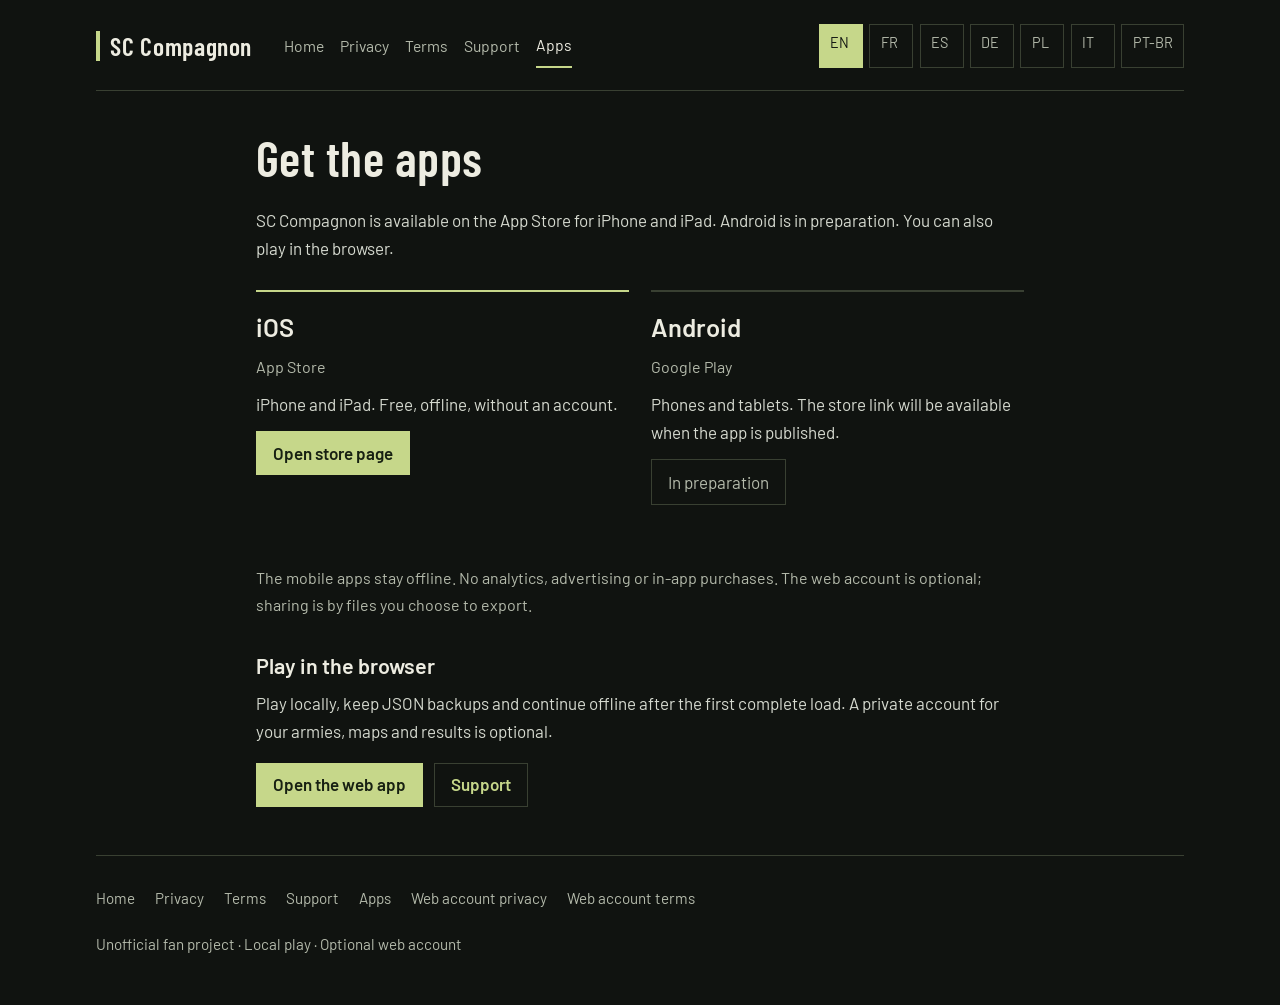
<file: apps.html>
<!doctype html>
<html lang="en"><head>
  <meta charset="utf-8" />
  <meta http-equiv="Content-Security-Policy" content="default-src 'none'; script-src 'self'; style-src 'self'; img-src 'self' data:; font-src 'self'; connect-src 'none'; object-src 'none'; base-uri 'none'; form-action 'none'" />
  <meta name="viewport" content="width=device-width, initial-scale=1" />
  <meta name="robots" content="noindex,follow" />
  <link rel="canonical" href="https://sctmg-iacompagnon.com/apps/" />
  <link rel="stylesheet" href="./legal/site.css" />
  <title>SC Compagnon — Get the apps</title>
  <script src="./legal/site.js" defer></script>
</head><body data-alias="apps"><main class="wrap">
  <h1>SC Compagnon</h1>
  <p lang="en"><a href="./apps/?lang=en">Continue · Apps</a></p>
  <p lang="fr"><a href="./apps/?lang=fr">Continuer · Applis</a></p>
  <p lang="es"><a href="./apps/?lang=es">Continuar · Apps</a></p>
  <p lang="de"><a href="./apps/?lang=de">Weiter · Apps</a></p>
  <p lang="pl"><a href="./apps/?lang=pl">Dalej · Aplikacje</a></p>
  <p lang="it"><a href="./apps/?lang=it">Continua · App</a></p>
  <p lang="pt-BR"><a href="./apps/?lang=pt-BR">Continuar · Apps</a></p>
</main></body></html>
</file>
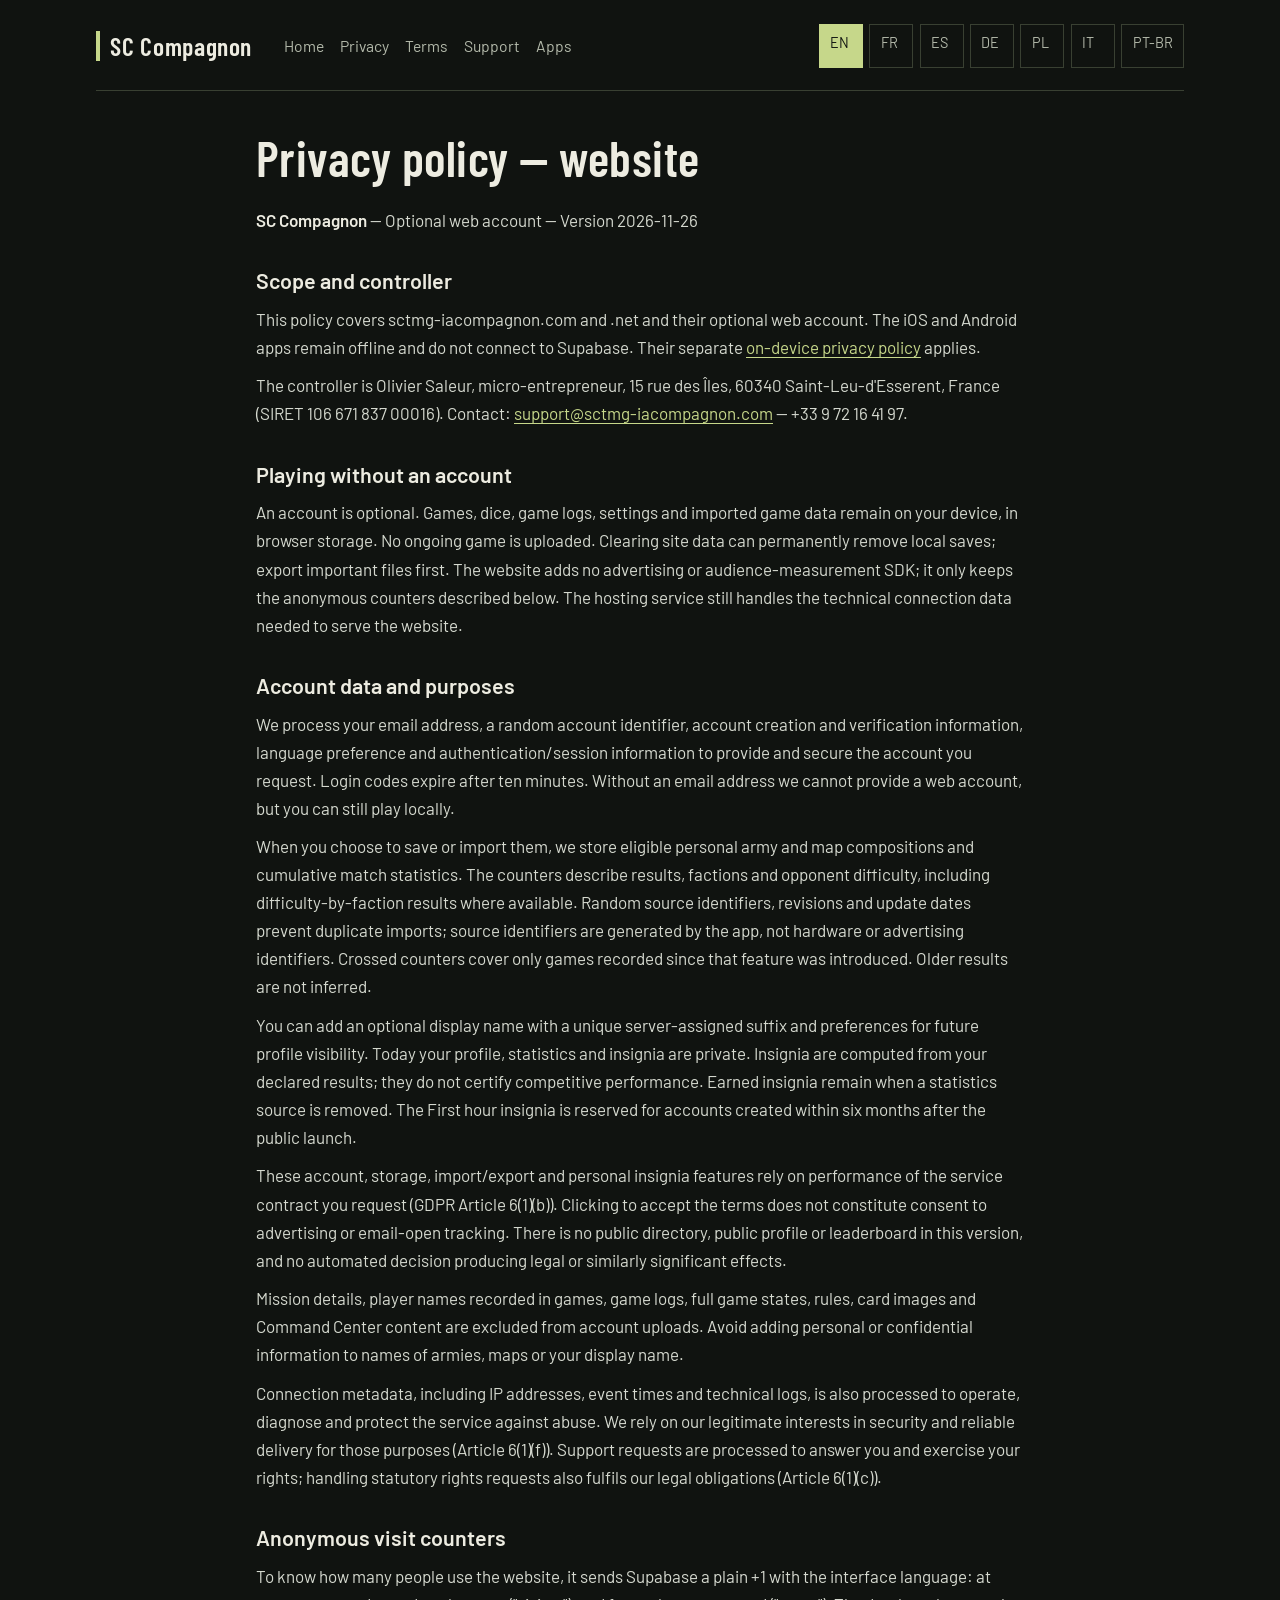
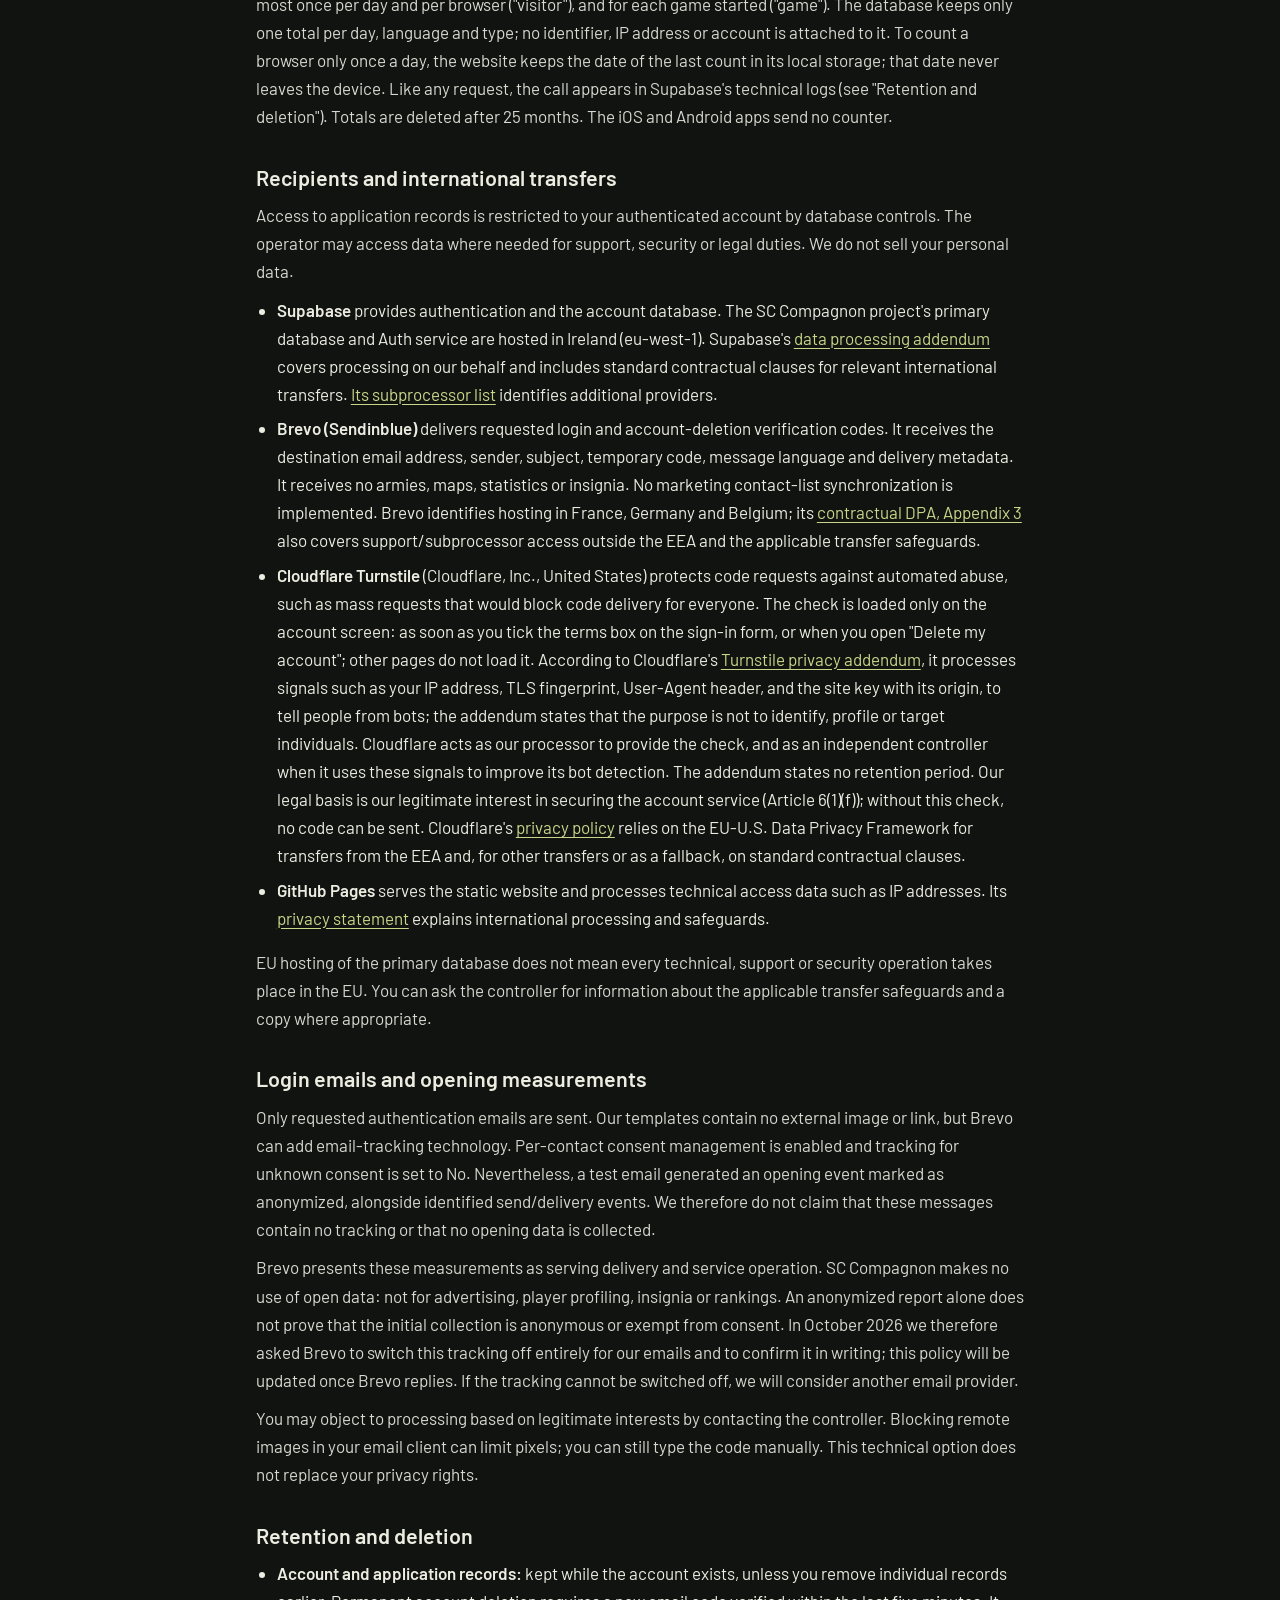
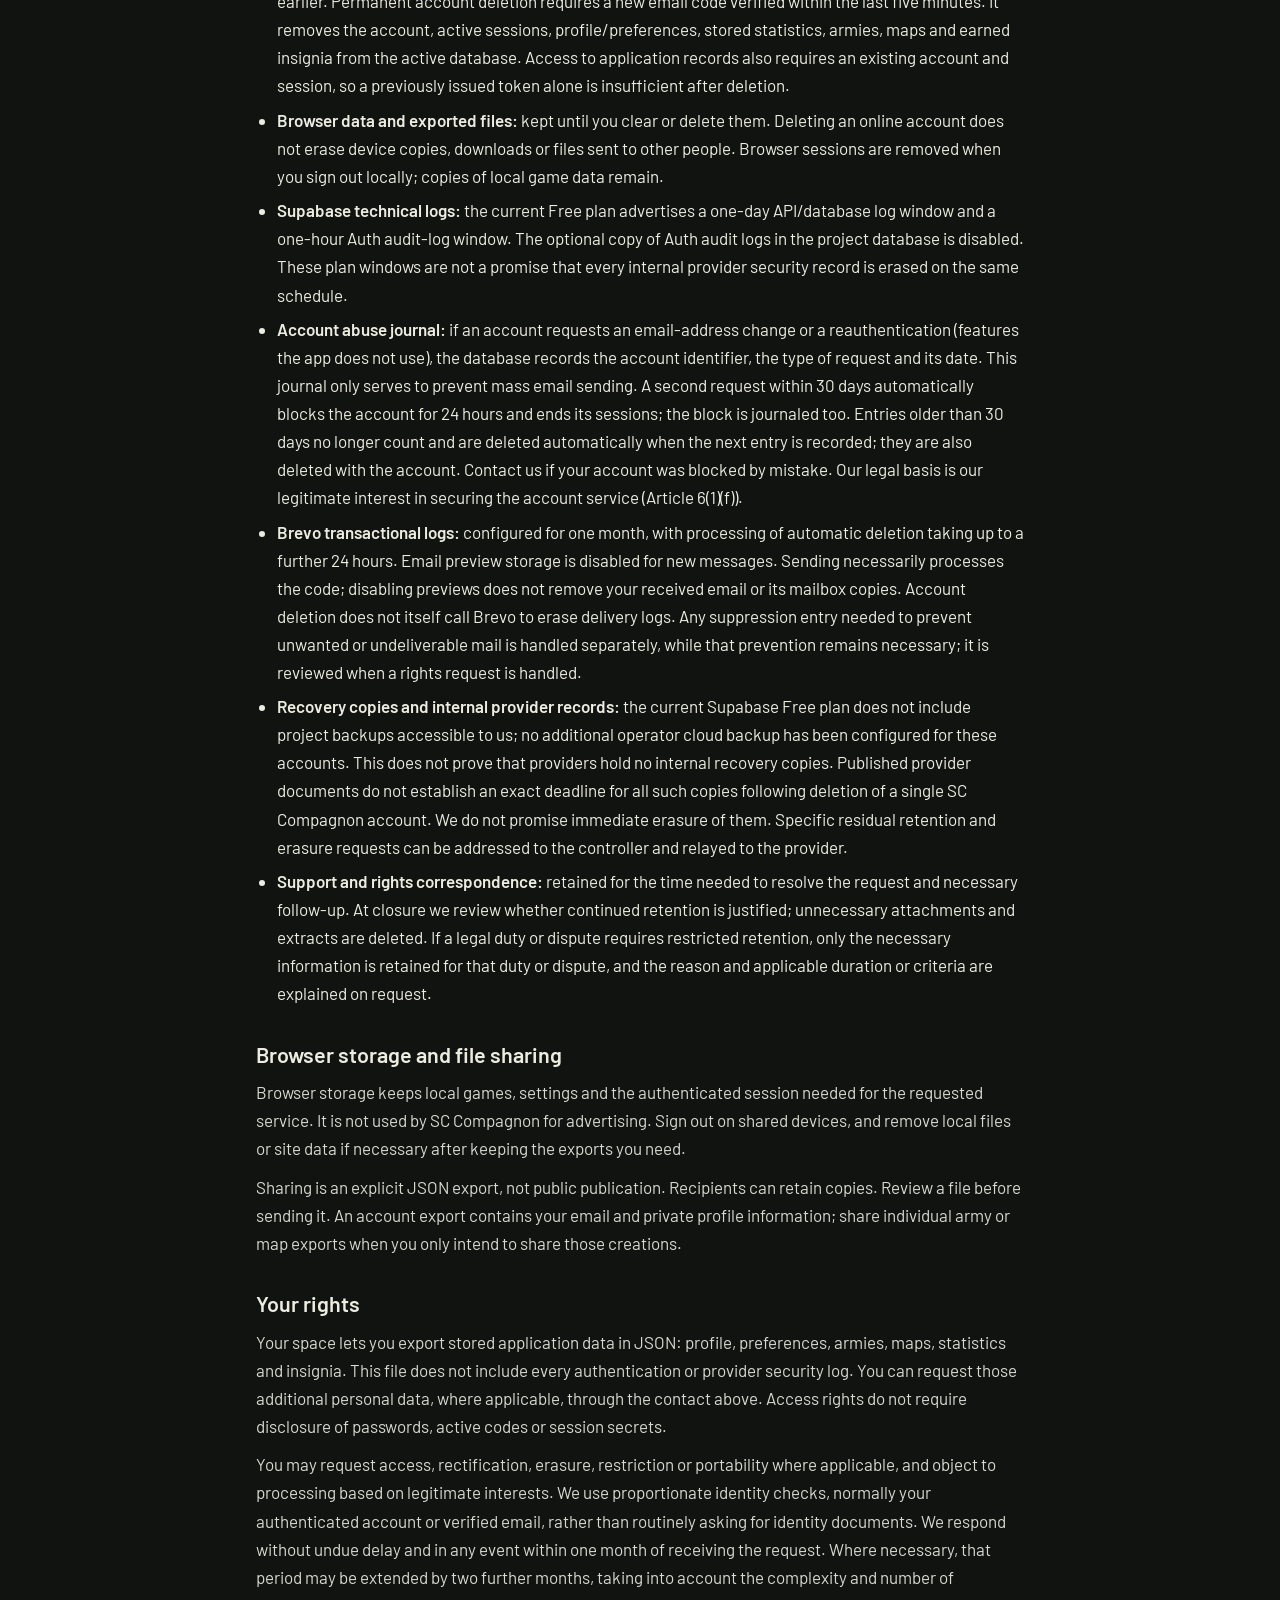
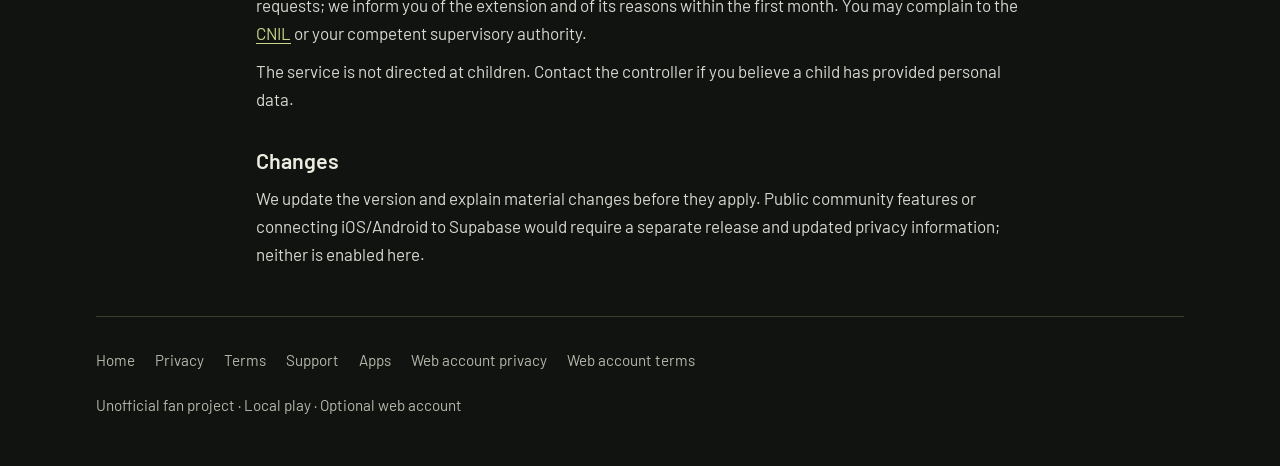
<file: privacy-account.html>
<!doctype html>
<html lang="en"><head>
  <meta charset="utf-8" />
  <meta http-equiv="Content-Security-Policy" content="default-src 'none'; script-src 'self'; style-src 'self'; img-src 'self' data:; font-src 'self'; connect-src 'none'; object-src 'none'; base-uri 'none'; form-action 'none'" />
  <meta name="viewport" content="width=device-width, initial-scale=1" />
  <meta name="robots" content="noindex,follow" />
  <link rel="canonical" href="https://sctmg-iacompagnon.com/privacy-account/" />
  <link rel="stylesheet" href="./legal/site.css" />
  <title>SC Compagnon — Privacy policy — optional web account</title>
  <script src="./legal/site.js" defer></script>
</head><body data-alias="privacy-account"><main class="wrap">
  <h1>SC Compagnon</h1>
  <p lang="en"><a href="./privacy-account/?lang=en">Continue · Web account privacy</a></p>
  <p lang="fr"><a href="./privacy-account/?lang=fr">Continuer · Confidentialité du compte web</a></p>
  <p lang="es"><a href="./privacy-account/?lang=es">Continuar · Privacidad de la cuenta web</a></p>
  <p lang="de"><a href="./privacy-account/?lang=de">Weiter · Datenschutz Webkonto</a></p>
  <p lang="pl"><a href="./privacy-account/?lang=pl">Dalej · Prywatność konta internetowego</a></p>
  <p lang="it"><a href="./privacy-account/?lang=it">Continua · Privacy dell'account web</a></p>
  <p lang="pt-BR"><a href="./privacy-account/?lang=pt-BR">Continuar · Privacidade da conta web</a></p>
</main></body></html>
</file>
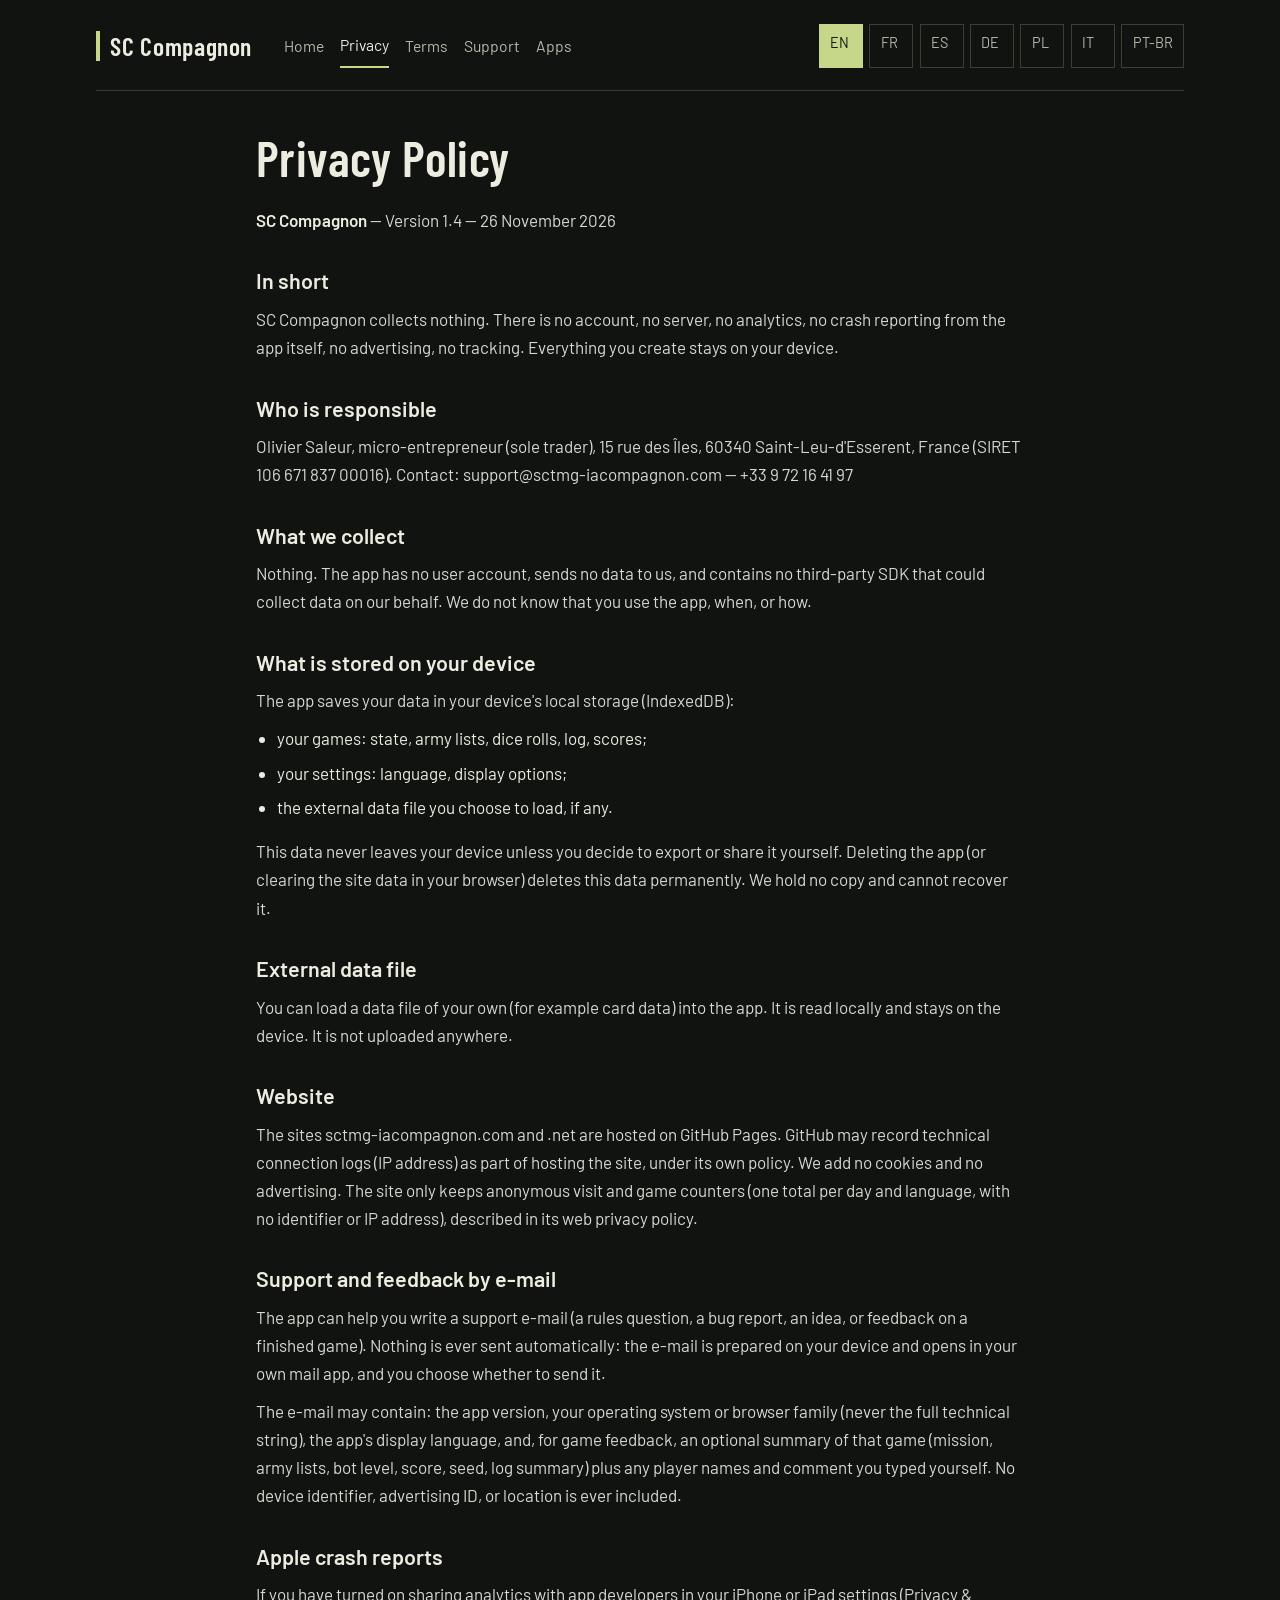
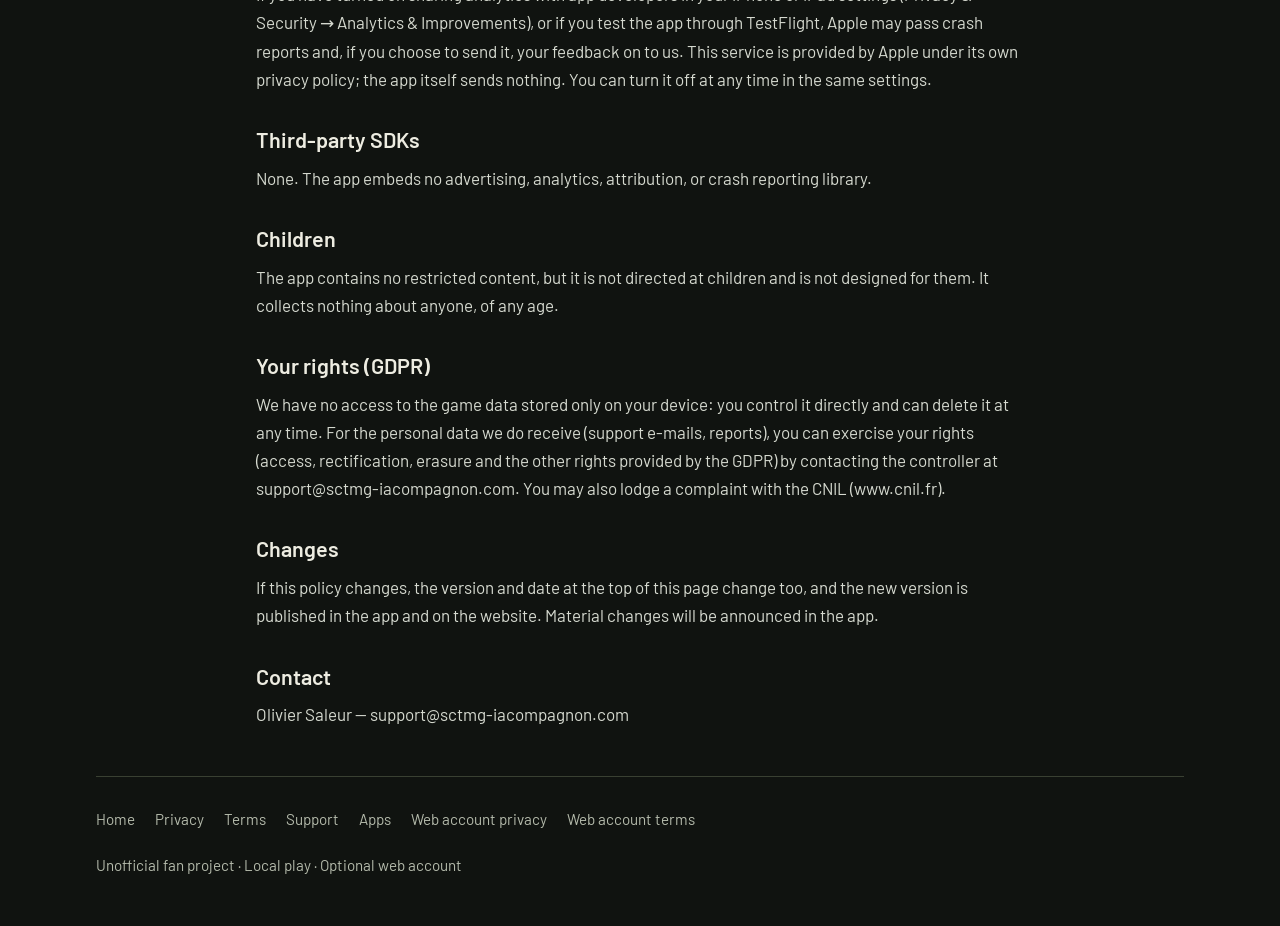
<file: privacy.html>
<!doctype html>
<html lang="en"><head>
  <meta charset="utf-8" />
  <meta http-equiv="Content-Security-Policy" content="default-src 'none'; script-src 'self'; style-src 'self'; img-src 'self' data:; font-src 'self'; connect-src 'none'; object-src 'none'; base-uri 'none'; form-action 'none'" />
  <meta name="viewport" content="width=device-width, initial-scale=1" />
  <meta name="robots" content="noindex,follow" />
  <link rel="canonical" href="https://sctmg-iacompagnon.com/privacy/" />
  <link rel="stylesheet" href="./legal/site.css" />
  <title>SC Compagnon — Privacy policy</title>
  <script src="./legal/site.js" defer></script>
</head><body data-alias="privacy"><main class="wrap">
  <h1>SC Compagnon</h1>
  <p lang="en"><a href="./privacy/?lang=en">Continue · Privacy</a></p>
  <p lang="fr"><a href="./privacy/?lang=fr">Continuer · Confidentialité</a></p>
  <p lang="es"><a href="./privacy/?lang=es">Continuar · Privacidad</a></p>
  <p lang="de"><a href="./privacy/?lang=de">Weiter · Datenschutz</a></p>
  <p lang="pl"><a href="./privacy/?lang=pl">Dalej · Prywatność</a></p>
  <p lang="it"><a href="./privacy/?lang=it">Continua · Privacy</a></p>
  <p lang="pt-BR"><a href="./privacy/?lang=pt-BR">Continuar · Privacidade</a></p>
</main></body></html>
</file>
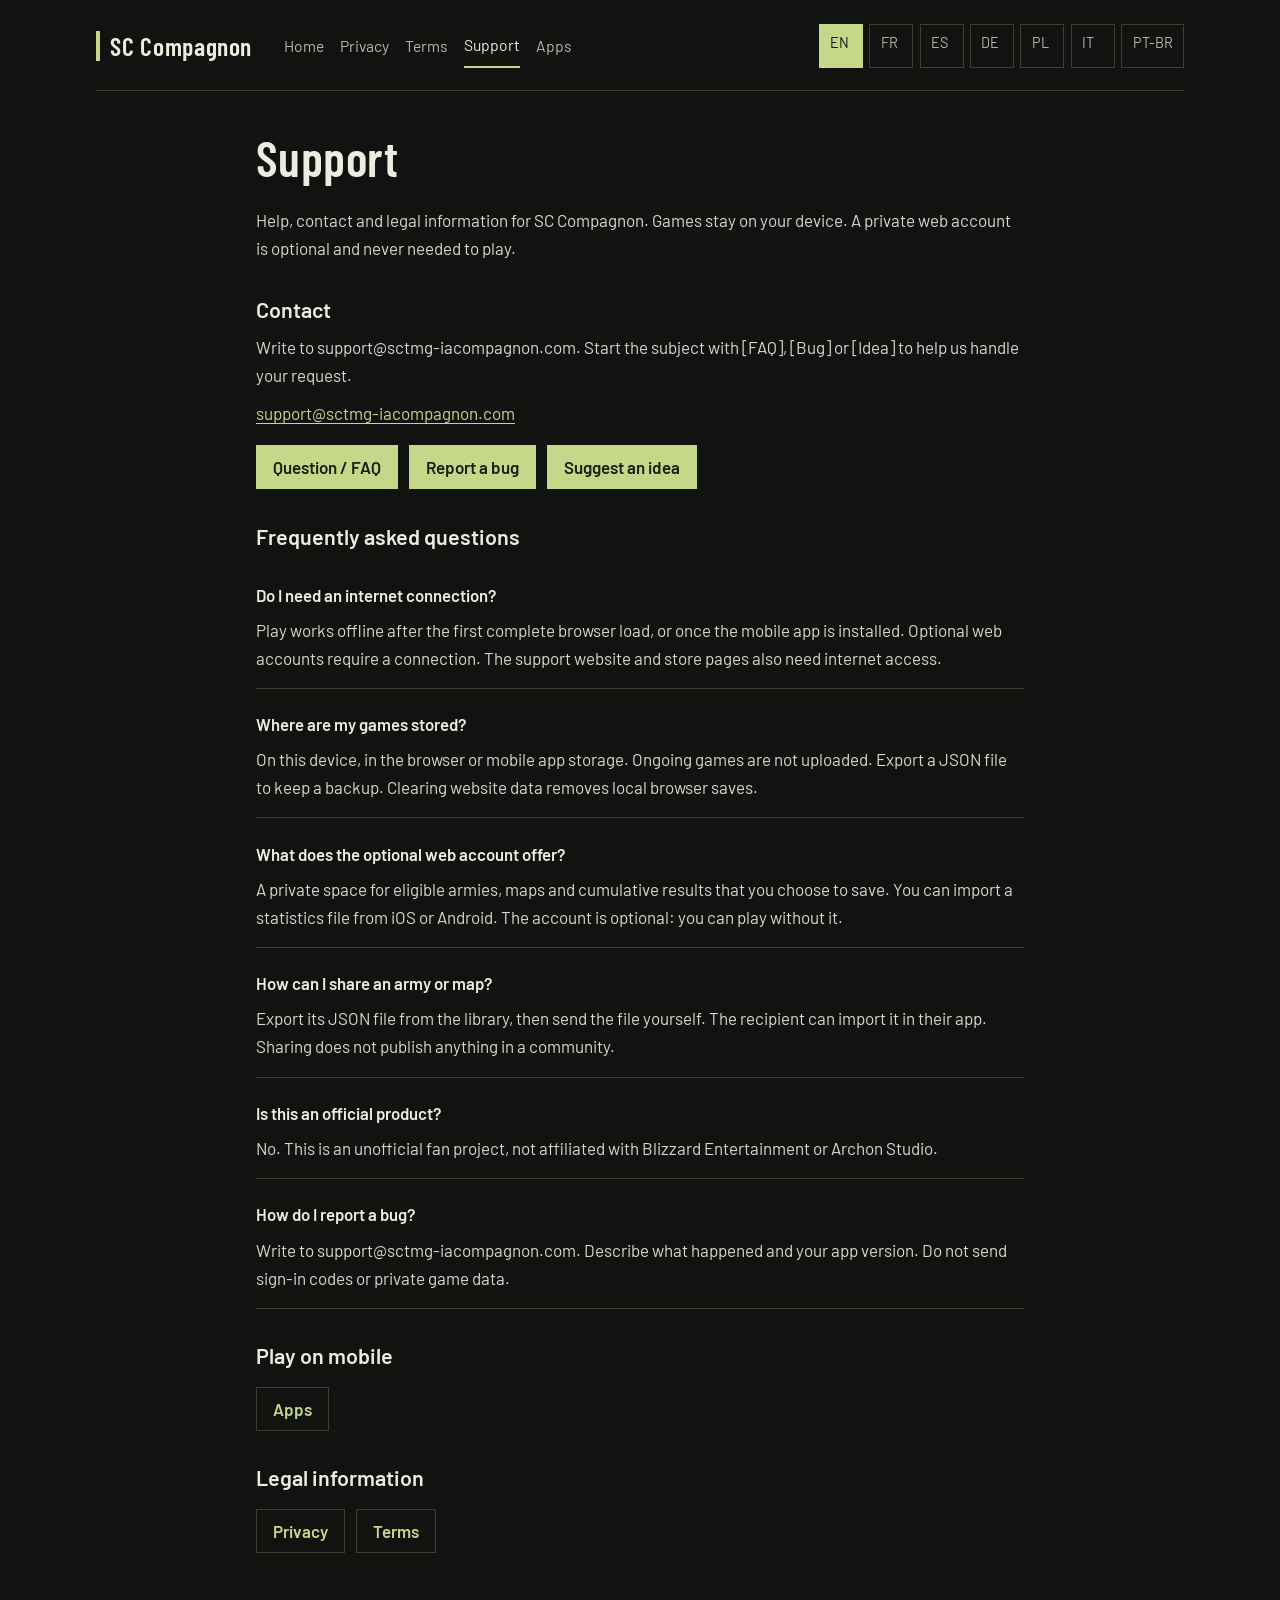
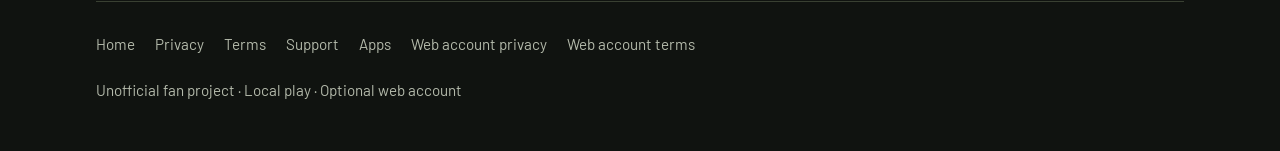
<file: support.html>
<!doctype html>
<html lang="en"><head>
  <meta charset="utf-8" />
  <meta http-equiv="Content-Security-Policy" content="default-src 'none'; script-src 'self'; style-src 'self'; img-src 'self' data:; font-src 'self'; connect-src 'none'; object-src 'none'; base-uri 'none'; form-action 'none'" />
  <meta name="viewport" content="width=device-width, initial-scale=1" />
  <meta name="robots" content="noindex,follow" />
  <link rel="canonical" href="https://sctmg-iacompagnon.com/support/" />
  <link rel="stylesheet" href="./legal/site.css" />
  <title>SC Compagnon — Support</title>
  <script src="./legal/site.js" defer></script>
</head><body data-alias="support"><main class="wrap">
  <h1>SC Compagnon</h1>
  <p lang="en"><a href="./support/?lang=en">Continue · Support</a></p>
  <p lang="fr"><a href="./support/?lang=fr">Continuer · Support</a></p>
  <p lang="es"><a href="./support/?lang=es">Continuar · Ayuda</a></p>
  <p lang="de"><a href="./support/?lang=de">Weiter · Hilfe</a></p>
  <p lang="pl"><a href="./support/?lang=pl">Dalej · Wsparcie</a></p>
  <p lang="it"><a href="./support/?lang=it">Continua · Assistenza</a></p>
  <p lang="pt-BR"><a href="./support/?lang=pt-BR">Continuar · Suporte</a></p>
</main></body></html>
</file>
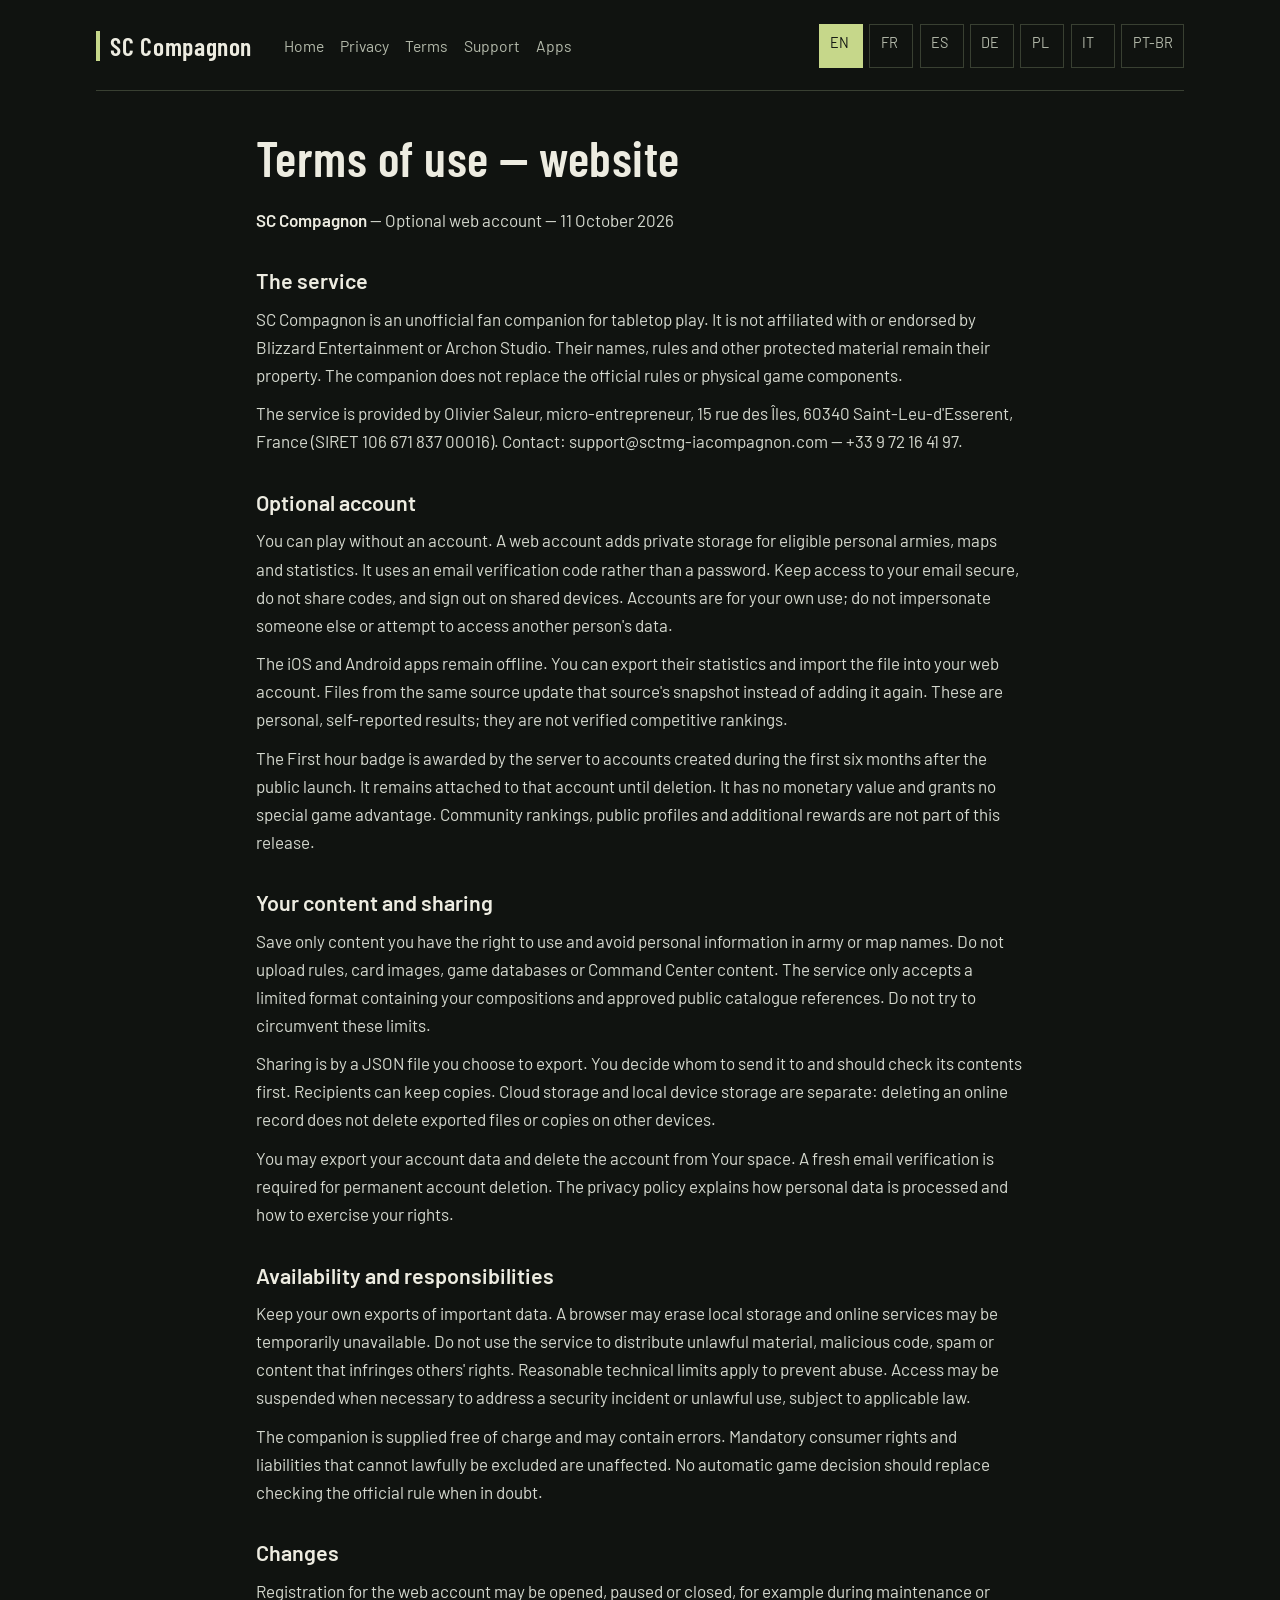
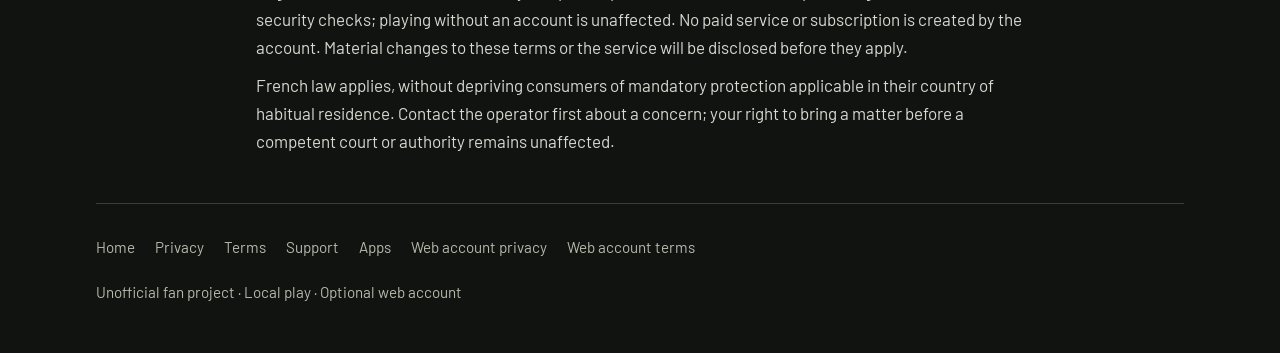
<file: terms-account.html>
<!doctype html>
<html lang="en"><head>
  <meta charset="utf-8" />
  <meta http-equiv="Content-Security-Policy" content="default-src 'none'; script-src 'self'; style-src 'self'; img-src 'self' data:; font-src 'self'; connect-src 'none'; object-src 'none'; base-uri 'none'; form-action 'none'" />
  <meta name="viewport" content="width=device-width, initial-scale=1" />
  <meta name="robots" content="noindex,follow" />
  <link rel="canonical" href="https://sctmg-iacompagnon.com/terms-account/" />
  <link rel="stylesheet" href="./legal/site.css" />
  <title>SC Compagnon — Terms of use — optional web account</title>
  <script src="./legal/site.js" defer></script>
</head><body data-alias="terms-account"><main class="wrap">
  <h1>SC Compagnon</h1>
  <p lang="en"><a href="./terms-account/?lang=en">Continue · Web account terms</a></p>
  <p lang="fr"><a href="./terms-account/?lang=fr">Continuer · Conditions du compte web</a></p>
  <p lang="es"><a href="./terms-account/?lang=es">Continuar · Términos de la cuenta web</a></p>
  <p lang="de"><a href="./terms-account/?lang=de">Weiter · Bedingungen Webkonto</a></p>
  <p lang="pl"><a href="./terms-account/?lang=pl">Dalej · Warunki konta internetowego</a></p>
  <p lang="it"><a href="./terms-account/?lang=it">Continua · Condizioni account web</a></p>
  <p lang="pt-BR"><a href="./terms-account/?lang=pt-BR">Continuar · Termos da conta web</a></p>
</main></body></html>
</file>
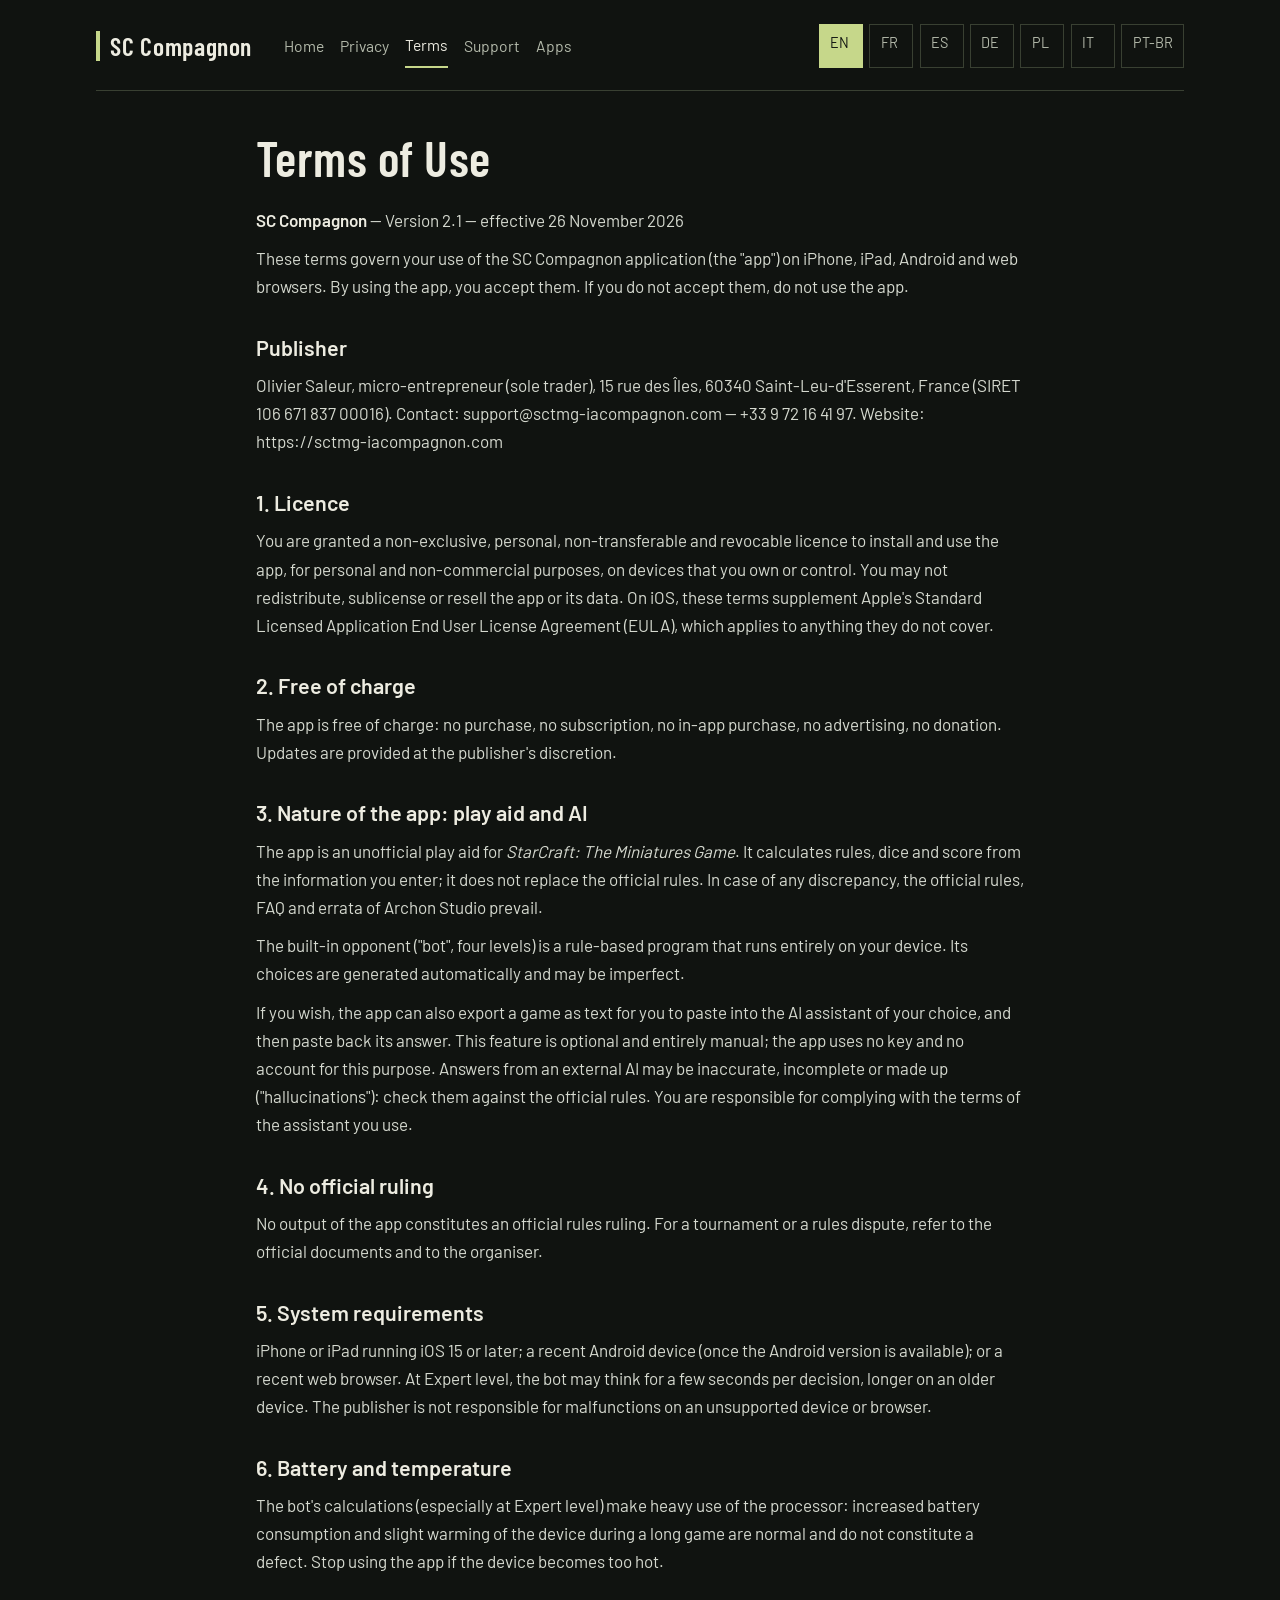
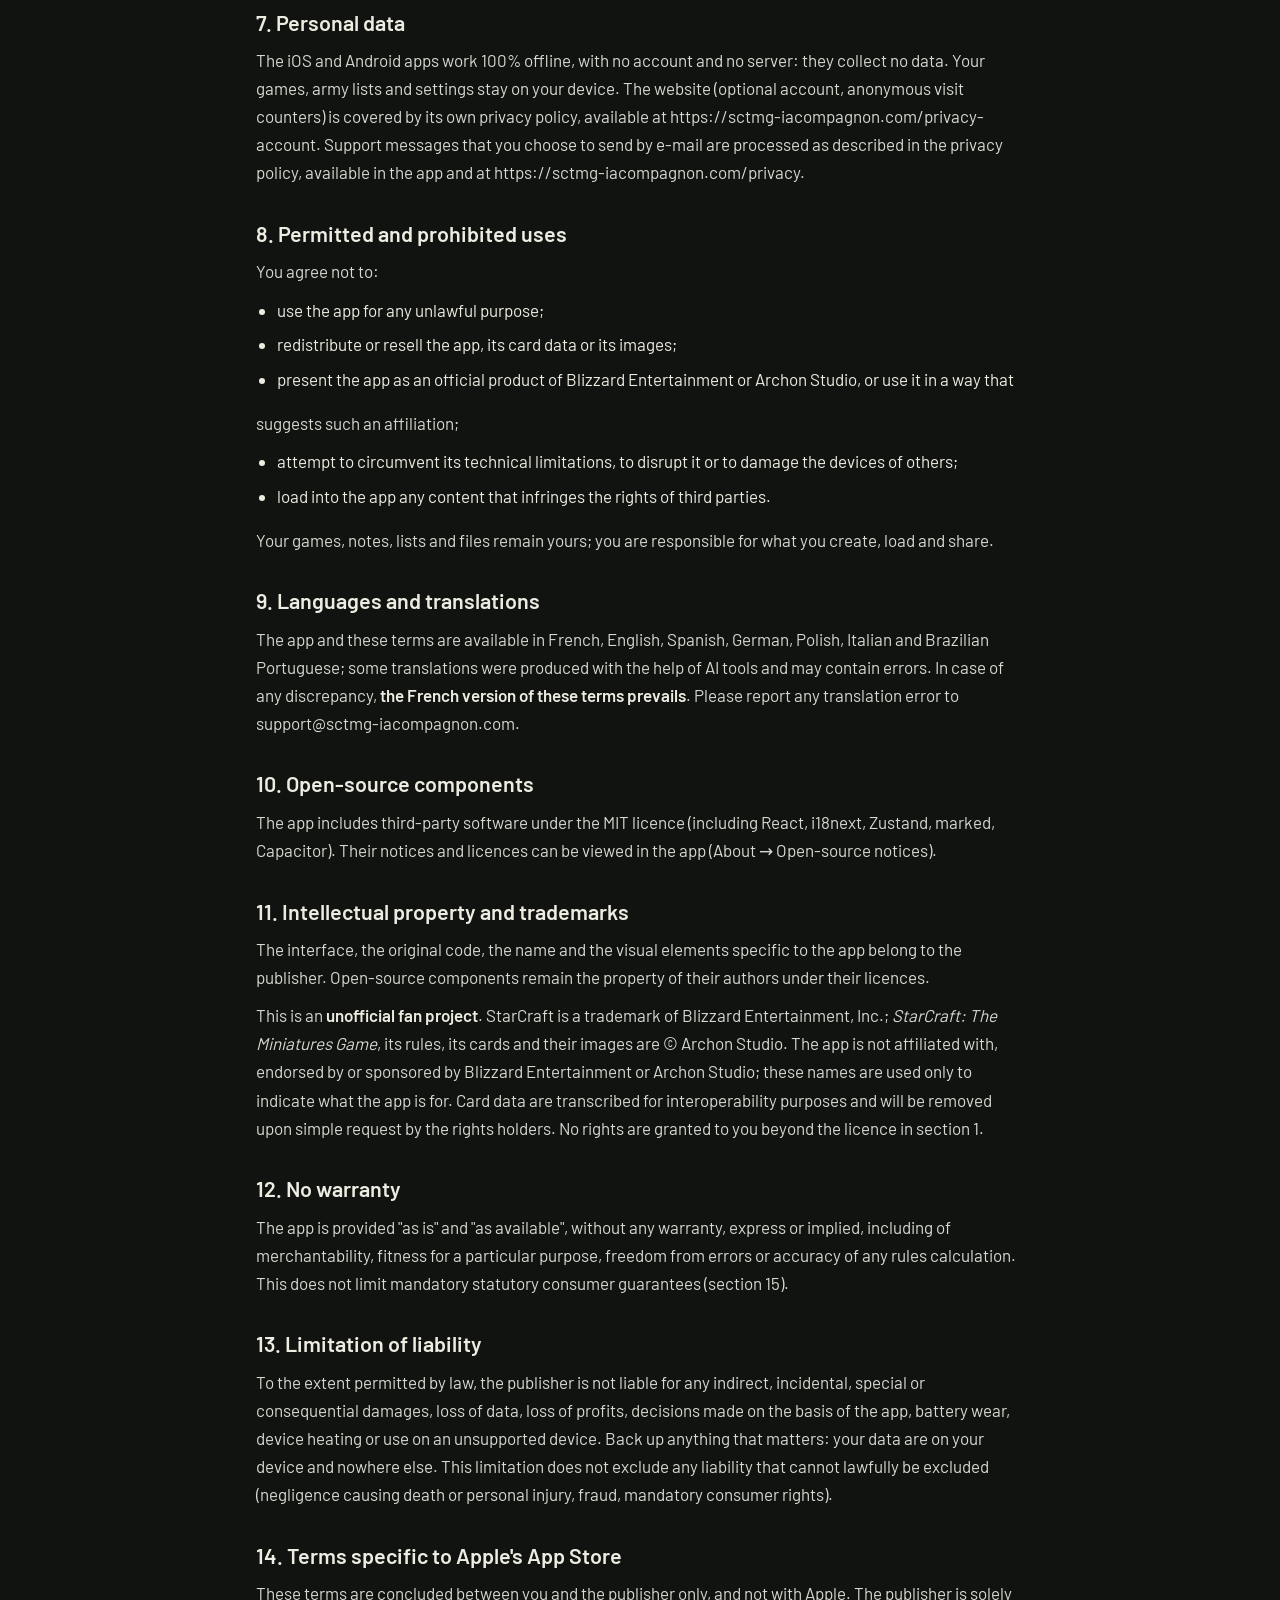
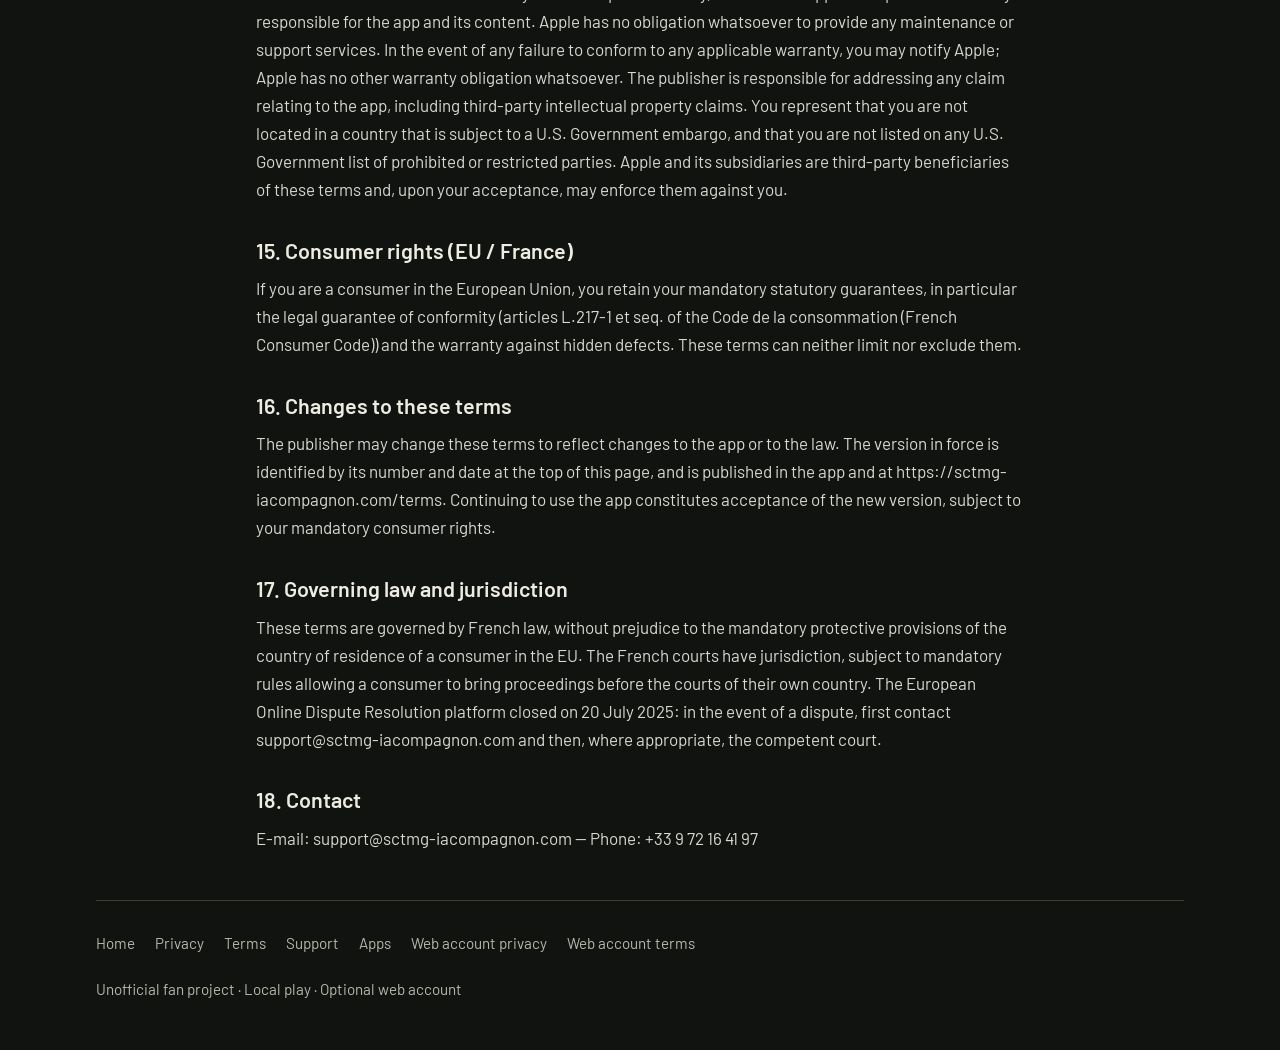
<file: terms.html>
<!doctype html>
<html lang="en"><head>
  <meta charset="utf-8" />
  <meta http-equiv="Content-Security-Policy" content="default-src 'none'; script-src 'self'; style-src 'self'; img-src 'self' data:; font-src 'self'; connect-src 'none'; object-src 'none'; base-uri 'none'; form-action 'none'" />
  <meta name="viewport" content="width=device-width, initial-scale=1" />
  <meta name="robots" content="noindex,follow" />
  <link rel="canonical" href="https://sctmg-iacompagnon.com/terms/" />
  <link rel="stylesheet" href="./legal/site.css" />
  <title>SC Compagnon — Terms of use</title>
  <script src="./legal/site.js" defer></script>
</head><body data-alias="terms"><main class="wrap">
  <h1>SC Compagnon</h1>
  <p lang="en"><a href="./terms/?lang=en">Continue · Terms</a></p>
  <p lang="fr"><a href="./terms/?lang=fr">Continuer · Conditions</a></p>
  <p lang="es"><a href="./terms/?lang=es">Continuar · Términos</a></p>
  <p lang="de"><a href="./terms/?lang=de">Weiter · Bedingungen</a></p>
  <p lang="pl"><a href="./terms/?lang=pl">Dalej · Warunki</a></p>
  <p lang="it"><a href="./terms/?lang=it">Continua · Condizioni</a></p>
  <p lang="pt-BR"><a href="./terms/?lang=pt-BR">Continuar · Termos</a></p>
</main></body></html>
</file>
<file: assets/index-laTteDvU.css>
.account-screen{max-width:1120px;margin-inline:auto;width:100%;box-sizing:border-box}.account-heading,.account-user,.account-toolbar,.account-source{display:flex;align-items:center;justify-content:space-between;gap:16px}.account-heading h1{margin:0}.account-heading .eyebrow{margin:0 0 6px}.account-intro{display:grid;grid-template-columns:minmax(0,1fr) minmax(280px,.8fr);gap:48px;margin-block:32px}.account-intro h2{font-size:clamp(28px,4vw,48px);line-height:1.05}.account-login{border:1px solid var(--line);padding:24px;background:var(--panel)}.account-login h2{font-size:26px}.account-login form{display:grid;gap:14px}.account-check{display:flex!important;align-items:flex-start;gap:12px;font-size:14px}.account-check input{width:22px;min-width:22px;min-height:22px;margin-top:2px}.account-login form+form{margin-top:24px;border-top:1px solid var(--line);padding-top:20px}.account-user{padding:20px 0;flex-wrap:wrap}.account-user>span{overflow-wrap:anywhere}.account-tabs{display:flex;border-bottom:1px solid var(--line);gap:8px}.account-tabs button{flex:1;border:0;border-bottom:3px solid transparent;border-radius:0;background:transparent}.account-tabs button[aria-pressed=true]{border-color:var(--accent);color:var(--fg)}.account-toolbar{margin-block:20px}.account-results{display:grid;grid-template-columns:1fr 210px;gap:32px;border-top:1px solid var(--line);border-bottom:1px solid var(--line);padding:24px 0;margin-bottom:24px}.account-score{display:flex;align-items:baseline;gap:16px}.account-score strong{font:600 76px/1 Barlow Condensed,sans-serif;color:var(--fg)}.account-counters{display:flex;gap:32px;margin-top:16px}.account-counters span{display:flex;flex-direction:column;gap:4px;color:var(--muted)}.account-counters b{font-size:26px;color:var(--fg)}.founder-badge{display:flex;align-items:center;gap:18px;margin:16px 0}.founder-badge svg{width:115px;flex:none;filter:drop-shadow(0 4px 12px #0008)}.founder-badge figcaption{display:flex;flex-direction:column;gap:8px;min-width:0}.founder-badge strong{font:600 26px/1.1 Barlow Condensed,sans-serif}.founder-badge span{font-size:14px;color:var(--muted)}.account-results .founder-badge{flex-direction:column;text-align:center}.founder-badge.unearned svg{opacity:.7}.account-source{border-bottom:1px solid var(--line);padding:14px 0;flex-wrap:wrap}.account-data{border-top:1px solid var(--line);margin-top:36px;padding-top:20px}.account-data>.danger{margin-top:20px}.account-delete{border:1px solid var(--red,#bd7470);padding:20px;margin-top:16px}.account-delete form{display:grid;gap:12px;margin-top:16px}.account-footer{margin-top:32px;padding-top:20px;border-top:1px solid var(--line);font-size:14px;color:var(--muted)}.account-item h3{overflow-wrap:anywhere}.account-item .row{flex-wrap:wrap}.account-notice{padding:14px;border-left:3px solid var(--accent);background:var(--panel)}.account-import-preview{margin-top:16px;padding:16px;border:1px solid var(--accent)}.account-import-preview button{margin:4px}.stats-transfer{margin-bottom:20px}.stats-transfer .row{flex-wrap:wrap}.account-screen button{white-space:normal;overflow-wrap:anywhere}.account-screen input{max-width:100%;box-sizing:border-box}@media(max-width:640px){.account-intro{grid-template-columns:minmax(0,1fr);gap:24px;margin-block:20px}.account-login{padding:18px}.account-results{grid-template-columns:minmax(0,1fr);gap:12px}.account-results .founder-badge{flex-direction:row;text-align:left}.account-heading{align-items:flex-start}.account-heading>button{flex:none;max-width:95px}.account-score strong{font-size:66px}.account-counters{gap:24px}.account-tabs{gap:0}.account-tabs button{padding-inline:8px}.account-toolbar{align-items:flex-start}.founder-badge svg{width:92px}.account-data .row{flex-wrap:wrap}.account-screen .card{min-width:0}.account-source{gap:8px}}.account-handle{display:block;font-size:1.25rem;overflow-wrap:anywhere}.account-handle span{color:var(--muted);font-weight:400}.account-tabs{flex-wrap:wrap}.account-tabs button{min-height:44px}.profile-editor{max-width:760px}.profile-editor .card{margin:18px 0}.profile-name-field{display:flex;align-items:center;gap:12px;margin-top:8px}.profile-name-field input{min-width:0;flex:1}.profile-name-field>span{font-size:1.2rem;color:var(--muted)}.profile-visibility{min-width:0}.profile-visibility legend{font-size:1.2rem;font-weight:600;padding:0 8px}.profile-visibility .account-check{margin:18px 0;align-items:flex-start}.account-check input{flex-shrink:0;min-width:22px;min-height:22px}.badge-collection-heading{display:flex;align-items:center;justify-content:space-between;gap:20px;flex-wrap:wrap}.badge-collection-heading .eyebrow,.badge-family .eyebrow{font-size:.78rem;letter-spacing:.07em;line-height:1.5}.badge-collection-heading>strong{font-variant-numeric:tabular-nums;color:#d6bd82}.badge-families{display:grid;grid-template-columns:repeat(3,minmax(0,1fr));gap:18px;margin:26px 0}.badge-family{background:linear-gradient(135deg,#202820,#151c19);border:1px solid #4c5340;padding:22px;min-width:0;border-radius:3px}.badge-family-heading{display:flex;align-items:center;gap:16px}.badge-family h3{margin:5px 0;font-size:1.2rem;overflow-wrap:anywhere}.badge-family p{line-height:1.6}.service-insignia{width:78px;flex-shrink:0;display:block}.service-insignia.unearned{filter:saturate(.25);opacity:.6}.badge-family progress{display:block;width:100%;height:7px;accent-color:#c7ad72;margin:12px 0 8px;border:0;background:#333d30;border-radius:2px}.badge-family progress::-webkit-progress-bar{background:#333d30;border-radius:2px}.badge-family progress::-webkit-progress-value{background:#c7ad72;border-radius:2px}.badge-next{display:block;font-variant-numeric:tabular-nums;font-size:.88rem;color:#c3c9b7}.badge-family details{margin-top:18px;border-top:1px solid #424b3c}.badge-family summary{cursor:pointer;padding:14px 0;min-height:44px;font-size:.93rem}.badge-milestones{list-style:none;padding:0;margin:0}.badge-milestones li{padding:10px 0}.badge-milestones li>div{display:flex;justify-content:space-between;gap:12px;flex-wrap:wrap;font-size:.9rem}.badge-milestones .acquired strong{color:#e0c68a}.badge-launch .founder-badge{border:0;background:none;padding:0}.badge-launch .founder-badge svg{width:95px}.badge-launch p{font-size:.93rem}.badge-secret .service-insignia{margin:0 auto}.badge-secret{text-align:center}@media(max-width:1000px){.badge-families{grid-template-columns:repeat(2,minmax(0,1fr))}}@media(max-width:640px){.badge-families{grid-template-columns:1fr}.badge-family{padding:20px}.profile-name-field,.badge-collection-heading{gap:8px}.profile-visibility{padding:16px}.account-tabs{gap:6px}.account-tabs button{padding:10px 12px;font-size:.9rem}}.account-user>div{min-width:0;overflow-wrap:anywhere}.badge-launch .founder-badge{display:grid;grid-template-columns:78px minmax(0,1fr);gap:14px}.badge-launch .founder-badge svg{width:78px;max-width:100%}.badge-launch .founder-badge strong{font-size:24px;overflow-wrap:anywhere}.badge-launch .founder-badge figcaption{min-width:0}@media(max-width:640px){.account-tabs button{flex:1 0 30%;white-space:nowrap;overflow-wrap:normal}.account-toolbar>button{flex-shrink:0;white-space:nowrap;overflow-wrap:normal}}.account-captcha{display:grid;gap:8px;min-width:0}.account-captcha p{margin:0;font-size:14px}.account-captcha p:empty{display:none}.account-captcha button{justify-self:start}.account-delete .account-captcha{margin-bottom:12px}:root{--bg: #06111a;--bg-2: #091824;--panel: #0d1d2b;--panel-2: #112536;--line: #1d3b50;--line-hot: #31566c;--fg: #f3f7fb;--muted: #9fb4c8;--grid-line: rgba(255, 255, 255, .035);--table: #0d131b;--grid: #27354a;--glow: 0 0 0 1px rgba(255, 255, 255, .04) inset, 0 1px 0 rgba(255, 255, 255, .03) inset;--shadow: 0 10px 30px rgba(0, 0, 0, .45);--blue: #2f6fd6;--blue-ink: #8ab6ff;--red: #d63b3b;--red-ink: #ff9090;--neutral: #3aa35a;--green-ink: #62d18d;--amber: #d9a12c;--amber-ink: #f0c04f;--accent: #20bddd;--accent-ink: #45d7f3;--on-accent: #fff;--bar-ink: #a8b6ca;--mono: ui-monospace, SFMono-Regular, Menlo, "Roboto Mono", monospace;--r: 12px;color-scheme:dark}@media(prefers-color-scheme:light){:root{--bg: #091722;--bg-2: #0d1d29;--panel: #122534;--panel-2: #172c3d;--line: #2c4b5e;--line-hot: #41677d;--fg: #f7fafc;--muted: #b1c2d1;--table: #0c1922;--grid: #274152;--shadow: 0 10px 24px rgba(0, 0, 0, .32);--bar-ink: #b4c6d4;color-scheme:dark}}*{box-sizing:border-box}html,body,#root{height:100%;margin:0}html{background:var(--bg)}#root{padding-top:env(safe-area-inset-top,0px);display:flex;flex-direction:column}body{color:var(--fg);background-color:var(--bg);background-image:linear-gradient(var(--grid-line) 1px,transparent 1px),linear-gradient(90deg,var(--grid-line) 1px,transparent 1px);background-size:34px 34px,34px 34px;font:15px/1.45 -apple-system,BlinkMacSystemFont,Segoe UI,Roboto,Helvetica Neue,sans-serif;-webkit-text-size-adjust:100%;overscroll-behavior:none}.app{display:flex;flex-direction:column;height:100%}.scroll{flex:1;min-height:0;overflow-y:auto;-webkit-overflow-scrolling:touch;padding:12px 12px 104px}h1{font-size:21px;line-height:1.15;letter-spacing:-.02em;margin:8px 0}h2{font-size:16px;line-height:1.2;letter-spacing:-.01em;margin:18px 0 8px}h3{font-size:13px;letter-spacing:.08em;text-transform:uppercase;color:var(--muted);margin:14px 0 6px}p,li{margin:6px 0}small,.muted{color:var(--muted);font-size:13px}:focus-visible{outline:2px solid var(--accent-ink);outline-offset:2px}button,.btn{min-height:44px;min-width:44px;padding:10px 14px;border-radius:var(--r);border:1px solid var(--line);background:var(--panel-2);color:var(--fg);box-shadow:var(--glow);font:inherit;font-size:15px;cursor:pointer;touch-action:manipulation}button:hover{border-color:var(--line-hot)}button:active{transform:translateY(1px)}button:disabled{opacity:.4}button.primary{background:linear-gradient(180deg,color-mix(in srgb,var(--accent) 88%,#fff),var(--accent));border-color:color-mix(in srgb,var(--accent) 70%,#000);color:var(--on-accent);font-weight:650;box-shadow:0 6px 18px color-mix(in srgb,var(--accent) 35%,transparent)}button.danger{color:var(--red-ink);border-color:color-mix(in srgb,var(--red) 45%,var(--line))}button.small,a.small{min-height:36px;padding:6px 10px;font-size:13px;border-radius:9px;display:inline-flex;align-items:center;justify-content:center;text-decoration:none;color:inherit;border:1px solid var(--line);background:var(--panel)}button.chip{min-height:36px;padding:6px 12px;border-radius:999px;font-size:13px}button[aria-pressed=true]{outline:2px solid var(--accent-ink)}input,select,textarea{min-height:44px;width:100%;padding:10px 12px;border-radius:10px;border:1px solid var(--line);background:var(--bg-2);color:var(--fg);font-size:16px}input:focus,select:focus,textarea:focus{border-color:var(--accent-ink)}textarea{min-height:120px;font-family:var(--mono);font-size:13px}label{display:block;margin:10px 0 4px;font-size:12px;letter-spacing:.05em;text-transform:uppercase;color:var(--muted)}.card{background:var(--panel);border:1px solid var(--line);border-radius:var(--r);padding:12px;margin:8px 0;box-shadow:var(--glow)}.row{display:flex;gap:8px;align-items:center;flex-wrap:wrap}.row.tight{gap:4px}.spread{display:flex;justify-content:space-between;align-items:center;gap:8px}.grid2{display:grid;grid-template-columns:1fr 1fr;gap:8px}.number-field input{width:70px}.grid2>*{min-width:0}.grid2 .number-field{flex-wrap:nowrap}.grid2 .number-field input{width:auto;min-width:0;flex:1 1 0}.home-top{display:flex;align-items:center;justify-content:space-between;gap:10px;margin-bottom:10px}.home-brand{display:flex;align-items:center;gap:10px}.home-brand .mark{display:block;width:36px;height:36px;flex:0 0 auto;border-radius:8px;object-fit:cover;box-shadow:0 0 0 1px color-mix(in srgb,var(--line) 80%,transparent)}.home-title{display:block;font-size:16px;letter-spacing:-.01em}.home-status{font-size:12px}.icon-btn{display:inline-flex;align-items:center;justify-content:center;width:44px;min-width:44px;height:44px;padding:0;border-radius:999px}.hero{position:relative;overflow:hidden;border:1px solid var(--line);border-radius:16px;padding:18px 16px 20px;background:radial-gradient(120% 90% at 15% -20%,color-mix(in srgb,var(--blue) 26%,transparent),transparent 60%),radial-gradient(100% 80% at 100% 0%,color-mix(in srgb,var(--red) 16%,transparent),transparent 55%),var(--panel);box-shadow:var(--shadow)}.hero:after{content:"";position:absolute;inset:0;pointer-events:none;background-image:linear-gradient(var(--grid-line) 1px,transparent 1px),linear-gradient(90deg,var(--grid-line) 1px,transparent 1px);background-size:22px 22px,22px 22px}.hero .mark{display:block;width:46px;height:46px;border-radius:10px;object-fit:cover;box-shadow:0 0 0 1px color-mix(in srgb,var(--line) 80%,transparent)}.hero h1{margin:6px 0 8px;font-size:26px;line-height:1.15;position:relative;z-index:1}.hero .hero-kicker{position:relative;z-index:1;margin:0;font-size:11px;letter-spacing:.12em;text-transform:uppercase;color:var(--accent-ink);font-weight:650}.hero .tagline{position:relative;z-index:1;color:var(--muted);margin:0;max-width:36ch;font-size:14px}.hero .rule{margin-top:14px;height:2px;border-radius:2px;background:linear-gradient(90deg,var(--blue),var(--red) 70%,transparent);opacity:.8}.home{display:flex;flex-direction:column;min-height:100%}.home .tiles{margin-top:12px}.home-local{margin:12px 0 4px;font-size:12px}.home-more{margin:8px 0 72px;color:var(--muted)}.home-more summary{cursor:pointer;font-size:13px}.tiles{display:grid;grid-template-columns:1fr 1fr;gap:8px;margin-top:10px}.stats-row{display:flex;flex-direction:column;gap:6px;padding:10px 12px;margin:6px 0;border:1px solid var(--line);border-radius:var(--r);background:var(--panel)}.stats-bar{display:flex;height:10px;width:100%;overflow:hidden;border-radius:4px;background:color-mix(in srgb,var(--line) 55%,transparent)}.stats-bar>span{display:block;min-width:0;height:100%}.stats-bar-won{background:color-mix(in srgb,var(--green-ink) 75%,#1a3)}.stats-bar-lost{background:color-mix(in srgb,var(--red-ink) 70%,#622)}.stats-bar-draw{background:color-mix(in srgb,var(--muted) 55%,#666)}.stats-legend{display:flex;flex-wrap:wrap;align-items:center;gap:4px 0;font-size:12px}.stats-swatch{display:inline-block;width:10px;height:10px;border-radius:2px;margin-right:4px;vertical-align:-1px}.stats-swatch.won{background:color-mix(in srgb,var(--green-ink) 75%,#1a3)}.stats-swatch.lost{background:color-mix(in srgb,var(--red-ink) 70%,#622)}.stats-swatch.draw{background:color-mix(in srgb,var(--muted) 55%,#666)}.attack-flags{display:flex;flex-direction:column;gap:10px}.attack-flag{display:flex;flex-direction:column;align-items:flex-start;gap:4px}.attack-flag-help{margin:0;font-size:12px;line-height:1.35;max-width:36rem}.tile{display:flex;flex-direction:column;align-items:flex-start;gap:8px;min-height:84px;padding:12px;text-align:left;font-weight:550;background:var(--panel)}.tile svg{color:var(--accent-ink)}.resume{display:flex;align-items:center;gap:12px;width:100%;text-align:left;padding:14px;border-radius:var(--r);border:1px solid color-mix(in srgb,var(--accent) 45%,var(--line));background:linear-gradient(180deg,color-mix(in srgb,var(--accent) 12%,var(--panel-2)),var(--panel));margin:10px 0 2px}.resume-icon{display:inline-flex;align-items:center;justify-content:center;width:44px;height:44px;border-radius:12px;flex:0 0 auto;background:color-mix(in srgb,var(--accent) 22%,var(--panel));color:var(--accent-ink)}.resume .label{display:block;font-size:11px;letter-spacing:.08em;text-transform:uppercase;color:var(--accent-ink)}.resume .name{display:block;font-weight:650;font-size:16px}.resume-meta{display:block;margin-top:2px;font-size:13px;color:var(--muted)}.resume-body{flex:1;min-width:0}.banner{background:linear-gradient(180deg,var(--panel),var(--panel-2));border-bottom:1px solid var(--line);padding:8px 10px 6px;font-size:13px;font-variant-numeric:tabular-nums;box-shadow:0 1px 0 var(--line-hot)}.banner-compact{padding-bottom:8px}.banner-vital{display:flex;flex-wrap:wrap;gap:8px;margin-top:6px;align-items:baseline}.banner-main{display:flex;align-items:flex-start;justify-content:space-between;gap:8px}.banner-round{display:flex;flex-direction:column;gap:2px}.banner-phase-name{font-size:18px;font-weight:700;letter-spacing:-.02em}.banner-active{display:inline-flex;flex-direction:column;align-items:flex-end;gap:4px;border:0;background:transparent;color:inherit;padding:0;min-height:44px;box-shadow:none}.banner-stats{display:flex;flex-wrap:wrap;gap:6px;margin-top:8px}.banner .line{display:flex;gap:6px;row-gap:4px;align-items:center;flex-wrap:wrap}.banner .line+.line{margin-top:4px;color:var(--muted)}.banner strong,.banner .line+.line span{font-family:var(--mono);font-size:12px;letter-spacing:-.01em}.banner strong{color:var(--fg);font-size:12px}.banner .stat{padding:2px 7px;font-size:11px;border-radius:8px}.badge{display:inline-flex;align-items:center;gap:4px;padding:3px 9px;border-radius:999px;color:#fff;font-weight:650;font-size:12px;letter-spacing:.01em}.badge.blue{background:var(--blue);box-shadow:0 0 0 1px color-mix(in srgb,var(--blue) 55%,transparent),0 0 12px color-mix(in srgb,var(--blue) 35%,transparent)}.badge.red{background:var(--red);box-shadow:0 0 0 1px color-mix(in srgb,var(--red) 55%,transparent),0 0 12px color-mix(in srgb,var(--red) 35%,transparent)}.phases{display:flex;gap:2px;margin-top:8px;padding:3px;border-radius:10px;background:var(--bg-2);border:1px solid var(--line)}.phases span{flex:1;text-align:center;padding:6px 2px;border-radius:7px;font-size:12px;color:var(--muted)}.phases span.on{background:color-mix(in srgb,var(--accent) 22%,var(--panel));color:var(--fg);font-weight:650;box-shadow:inset 0 0 0 1px color-mix(in srgb,var(--accent) 60%,transparent)}.bar{position:fixed;left:0;right:0;bottom:0;z-index:10;display:flex;gap:4px;padding:6px 8px;padding-bottom:max(8px,env(safe-area-inset-bottom));background:color-mix(in srgb,var(--panel) 92%,transparent);backdrop-filter:blur(12px);-webkit-backdrop-filter:blur(12px);border-top:1px solid var(--line-hot);overflow-x:auto}.bar button{flex:1 0 auto}.app .bar button:not(.primary){background:transparent;border-color:transparent;color:var(--bar-ink);font-size:12px;padding:8px 6px;box-shadow:none}.app .bar button:not(.primary):hover{color:var(--fg)}.bar button.primary{flex:1.4 0 auto;display:inline-flex;align-items:center;justify-content:center;gap:6px}.bar-nav button{display:inline-flex;flex-direction:column;align-items:center;justify-content:center;gap:2px;min-width:56px}.bar-nav button.on{color:var(--accent-ink)!important}.bar-nav .bar-secondary{flex:0 0 auto;min-width:44px;font-size:11px}.app:not(.e2e-compat) .bar-secondary{display:none}.more-grid{display:grid;grid-template-columns:1fr 1fr 1fr;gap:8px;margin-bottom:12px}.more-grid-2{grid-template-columns:1fr 1fr}.more-menu{display:flex;flex-direction:column;gap:10px;padding-bottom:8px}.sheet-panel.sheet-flush{--sheet-pad-x: 0px;padding-left:0;padding-right:0}.sheet-panel.sheet-flush .sheet-head,.sheet-panel.sheet-flush .sheet-body{padding-left:12px;padding-right:12px}.sheet-lead{flex:0 0 auto;width:100%;margin:0 0 10px}.sheet-lead .more-home,.more-menu .more-home{box-sizing:border-box;display:block;width:100%;border-radius:0;min-height:56px;font-size:17px;font-weight:700;background:color-mix(in srgb,var(--accent) 28%,var(--panel));border:2px solid var(--accent-ink);border-left:0;border-right:0;color:var(--fg)}.more-menu .more-help{width:100%;min-height:48px;font-size:15px;font-weight:600}.more-menu .more-about{width:100%;min-height:48px;margin-top:8px;border-style:dashed;color:var(--muted)}.more-section h3{margin:4px 0 8px;font-size:12px;letter-spacing:.04em;text-transform:uppercase;color:var(--muted);font-weight:650}.more-section .more-grid{margin-bottom:0}.mission-strip{flex:0 0 auto;border-bottom:2px solid color-mix(in srgb,var(--accent) 55%,var(--line-hot));background:linear-gradient(90deg,color-mix(in srgb,var(--accent) 22%,var(--panel)),var(--panel-2));box-shadow:inset 4px 0 0 var(--accent-ink)}.mission-strip-btn{width:100%;display:grid;grid-template-columns:auto 1fr auto;gap:8px 12px;align-items:center;text-align:left;min-height:52px;padding:10px 12px;border:0;border-radius:0;background:transparent;color:inherit;box-shadow:none}.mission-kicker{font-size:11px;font-weight:700;letter-spacing:.08em;text-transform:uppercase;color:var(--accent-ink);grid-column:1;grid-row:1}.mission-name{font-size:16px;line-height:1.2;grid-column:1 / 3;grid-row:2}.mission-action{grid-column:3;grid-row:1 / 3;align-self:center;font-size:13px;font-weight:650;color:var(--accent-ink);padding:6px 10px;border-radius:999px;background:color-mix(in srgb,var(--accent) 18%,transparent);border:1px solid color-mix(in srgb,var(--accent-ink) 45%,transparent)}.mission-panel{padding:0 12px 12px;border-top:1px solid var(--line)}.mission-panel .card{margin-top:10px}.mission-card-fold{margin-top:8px}.prompt .terrain-info{margin:0 0 8px}.terrain-info{padding:10px 12px;border-radius:14px;background:color-mix(in srgb,var(--panel) 92%,#1a3a28);border:2px solid color-mix(in srgb,var(--accent-ink) 40%,#3d7a55);box-shadow:inset 0 0 0 1px color-mix(in srgb,#3d7a55 35%,transparent)}.terrain-info-kicker{font-size:11px;font-weight:700;letter-spacing:.08em;text-transform:uppercase;color:#7dcea0;margin-bottom:2px}.terrain-info-facts{display:grid;grid-template-columns:1fr 1fr;gap:8px;margin-top:8px}.terrain-info-label{font-size:11px;text-transform:uppercase;letter-spacing:.05em;color:var(--muted)}.terrain-info-value{margin-top:2px;font-size:14px;font-weight:700;font-family:var(--mono);line-height:1.25}.terrain-info-note{margin:6px 0 0;font-size:12px}.sheet{position:fixed;inset:0;background:#03060b99;display:flex;align-items:flex-end;z-index:20}.sheet-panel{--sheet-pad-x: 12px;position:relative;display:flex;flex-direction:column;background:var(--bg);width:100%;height:70%;border:1px solid var(--line-hot);border-bottom:0;border-radius:18px 18px 0 0;padding:6px var(--sheet-pad-x) 0;box-shadow:var(--shadow)}.sheet-panel.tall{height:92%}.sheet-head{flex:0 0 auto}.sheet-body{flex:1 1 auto;overflow-y:auto;-webkit-overflow-scrolling:touch;overscroll-behavior:contain;touch-action:pan-y;padding-bottom:72px}.sheet-footer{flex:0 0 auto;padding:10px 0 max(10px,env(safe-area-inset-bottom));background:var(--bg);border-top:1px solid var(--line-hot)}.sheet-footer>button{width:100%;min-height:56px}.sheet-more{position:absolute;left:0;right:0;bottom:0;z-index:1;min-height:46px;border:0;border-radius:0 0 18px 18px;background:linear-gradient(to bottom,transparent,var(--bg) 55%);color:var(--accent-ink);font-size:13px;box-shadow:none;padding-top:16px;pointer-events:auto}.sheet-more:hover{color:var(--fg)}.sheet button,.sheet .btn,.sheet input,.sheet select{min-height:44px}.sheet button.small,.sheet button.chip{min-height:44px;padding:8px 14px;font-size:14px}.sheet .row.tight{gap:10px}.sheet .keypad button{min-height:52px}.sheet .handle{width:56px;height:5px;border-radius:999px;background:var(--accent-ink);opacity:.75;margin:8px auto 10px;flex:0 0 auto}.sheet-more{min-height:46px}.map{width:100%;touch-action:none;background:var(--table);border:1px solid var(--line-hot);border-radius:var(--r);display:block;box-shadow:var(--shadow)}.stats{display:flex;flex-wrap:wrap;gap:6px;margin:8px 0}.stat{display:inline-flex;align-items:center;gap:5px;padding:5px 10px;border-radius:999px;font-size:12px;font-family:var(--mono);border:1px solid var(--line);background:var(--bg-2);color:var(--fg)}.stat.key{border-color:color-mix(in srgb,var(--accent) 55%,var(--line));color:var(--accent-ink)}.toast{position:fixed;left:50%;bottom:104px;transform:translate(-50%);z-index:40;background:var(--panel);color:var(--fg);border:1px solid var(--line-hot);padding:9px 16px;border-radius:999px;box-shadow:var(--shadow);pointer-events:none}.err{color:var(--red-ink);font-size:13px}.log-entry{border-bottom:1px solid var(--line);padding:7px 0;font-size:13px}table{width:100%;border-collapse:collapse;font-size:13px;font-variant-numeric:tabular-nums}th{text-align:left;padding:6px;font-size:11px;letter-spacing:.06em;text-transform:uppercase;color:var(--muted);border-bottom:1px solid var(--line-hot)}td{text-align:left;padding:6px;border-bottom:1px solid var(--line)}pre{white-space:pre-wrap;word-break:break-word;font-size:12px;background:var(--bg-2);border:1px solid var(--line);padding:10px;border-radius:10px}.md h1{font-size:19px}.md h2{font-size:16px}.md h3{text-transform:none;letter-spacing:0;font-size:14px;color:var(--fg)}.md table{margin:8px 0}.keypad{display:grid;grid-template-columns:repeat(3,1fr);gap:6px;max-width:260px}.keypad button{min-height:48px;font-size:18px;font-family:var(--mono)}.dice{display:inline-block;min-width:34px;text-align:center;padding:5px 7px;margin:2px;border:1px solid var(--line-hot);border-radius:8px;background:var(--panel-2);font-family:var(--mono);font-weight:700}.dice-results{margin:10px 0 6px}.dice-row{display:flex;flex-wrap:wrap;gap:4px;align-items:stretch;margin-top:6px}.dice-hit{border-color:color-mix(in srgb,var(--accent) 55%,var(--line-hot));background:color-mix(in srgb,var(--accent) 18%,var(--panel-2))}.dice-miss{opacity:.72}.dice-long{outline:1px dashed var(--muted);outline-offset:1px}.dice-surge{position:relative;padding-top:16px;border-color:var(--accent);box-shadow:inset 0 0 0 1px color-mix(in srgb,var(--accent) 35%,transparent)}.dice-surge-tag{position:absolute;top:2px;left:0;right:0;font-size:11px;letter-spacing:.04em;text-transform:uppercase;color:var(--accent);font-family:var(--sans, inherit);font-weight:600}.dice-legend{display:flex;flex-wrap:wrap;gap:6px 12px;align-items:center;margin:8px 0 0;font-size:12px}.dice-legend-swatch{display:inline-block;width:14px;height:14px;border-radius:4px;vertical-align:middle;border:1px solid var(--line-hot);margin-right:2px}.dice-legend-swatch.dice-hit{border-color:color-mix(in srgb,var(--accent) 55%,var(--line-hot));background:color-mix(in srgb,var(--accent) 18%,var(--panel-2))}.dice-legend-swatch.dice-miss{opacity:.72;background:var(--panel-2)}.dice-legend-swatch.dice-surge{border-color:var(--accent)}.dice-hint{margin:4px 0 0;font-size:12px}.reaction-list{display:flex;flex-direction:column;gap:10px;margin-top:8px}.reaction-card{display:flex;flex-direction:column;gap:6px;padding:10px 12px;border:1.5px dashed var(--line-hot);border-radius:12px;background:color-mix(in srgb,var(--panel-2) 80%,transparent)}.reaction-card-used{opacity:.65;border-style:solid}.reaction-card-play{align-self:flex-start;min-height:40px}.reaction-card-text{margin:0;font-size:13px;line-height:1.35}.reaction-card-text .small{margin-left:4px}.reduction-fields{margin-top:12px;padding-top:8px;border-top:1px solid var(--line)}.prompt{flex:0 0 176px;height:176px;overflow-y:auto;z-index:15;margin-bottom:62px;padding:10px 12px;background:var(--panel);border-top:1px solid var(--line-hot);box-shadow:var(--shadow)}.prompt>div+div{margin-top:8px;border-top:1px solid var(--line);padding-top:8px}.prompt button{min-height:44px}.banner .guide{margin-top:6px;padding:6px 9px;border-radius:9px;background:color-mix(in srgb,var(--accent) 14%,var(--panel-2));border:1px solid color-mix(in srgb,var(--accent) 40%,var(--line));color:var(--fg);font-size:13px}.budget-bar{position:sticky;top:-1px;z-index:6;display:flex;flex-wrap:wrap;gap:6px;padding:8px 6px;margin:0 0 6px;background:var(--panel);border:1px solid var(--line-hot);border-radius:var(--r);box-shadow:0 6px 12px -6px #00000080}.budget-bar .slots-toggle{color:var(--accent-ink);border-color:var(--accent-ink);background:color-mix(in srgb,var(--accent) 22%,var(--panel-2));font-weight:650}.budget-bar .stat.err{border-color:var(--red);color:var(--red-ink)}.army-editor{overflow:visible}.card.ai-placed{border-color:var(--accent-ink);background:color-mix(in srgb,var(--accent) 12%,var(--panel))}.card.ai-placed strong{color:var(--accent-ink)}.card.hint{border-color:color-mix(in srgb,var(--amber) 55%,var(--line))}.card.hint strong{color:var(--amber-ink)}.card.coach{border-color:color-mix(in srgb,var(--accent) 50%,var(--line));background:color-mix(in srgb,var(--accent) 10%,var(--panel))}.card.coach strong{color:var(--accent-ink)}.card.coach .coach-do{font-weight:650}.card-art{margin:8px auto 10px;max-width:min(240px,100%)}.card-art.dual{max-width:min(400px,100%)}.card-art-faces{display:flex;flex-direction:row;flex-wrap:nowrap;gap:8px;align-items:flex-start;justify-content:center}.card-art-face{flex:1 1 0;min-width:0;margin:0}.card-art-face img{display:block;width:100%;border-radius:8px;border:1px solid var(--line);cursor:zoom-in;background:var(--panel-2)}.card-art-cap{margin:4px 0 0;text-align:center;font-size:11px;letter-spacing:.08em;text-transform:uppercase;color:var(--muted)}.card-full{position:fixed;inset:0;z-index:40;background:var(--bg);display:flex;flex-direction:column}.card-full-body{flex:1;overflow:auto;touch-action:pan-x pan-y;-webkit-user-select:none;user-select:none;display:flex;align-items:flex-start;justify-content:center;gap:10px;padding:max(8px,env(safe-area-inset-top)) 8px 8px}.card-full-body.dual{flex-wrap:wrap;align-content:flex-start}.card-full-body img{flex:0 0 auto;border-radius:8px;max-width:none;width:calc(var(--zoom) * 1%)}.card-full-body.dual img{width:calc(var(--zoom) * .48%)}@media(max-width:600px){.card-full-body.dual img{width:calc(var(--zoom) * 1%)}}.card-full-bar{flex:0 0 auto;justify-content:center;padding:8px 8px max(8px,env(safe-area-inset-bottom));background:var(--panel)}@media(max-width:480px){.command-app .vp-chip{max-width:26vw}.command-app .vp-chip .vp-name{font-size:12px;white-space:normal;line-height:1.05;text-align:right;overflow-wrap:anywhere}}@media(max-width:420px){.card-art,.card-art.dual{max-width:min(200px,100%)}.card-art.dual .card-art-faces{flex-direction:column;align-items:stretch}}.term{background:none;border:0;padding:0;color:inherit;font:inherit;text-decoration:underline dotted;cursor:pointer}.term-def{margin:4px 0}.game-scroll{padding-top:8px}.map-stage{margin:0 -4px}.map-stage .map{border-radius:10px}.unit-rail{margin:10px 0 6px}.unit-rail-track{display:flex;gap:8px;overflow-x:auto;padding-bottom:4px;scroll-snap-type:x mandatory;-webkit-overflow-scrolling:touch}.unit-chip{flex:0 0 148px;scroll-snap-align:start;text-align:left;display:flex;flex-direction:column;gap:4px;align-items:flex-start;padding:10px 12px;border-radius:12px;position:relative;overflow:hidden}.unit-chip.on{outline:2px solid var(--accent-ink)}.unit-chip.ready{border-color:color-mix(in srgb,var(--green-ink) 45%,var(--line))}.unit-chip-bar{position:absolute;left:0;right:0;bottom:0;height:3px;background:linear-gradient(90deg,var(--green-ink),transparent)}.unit-list-details{margin:8px 0 24px}.unit-list-details summary{cursor:pointer;color:var(--muted);font-size:13px}.wizard-head{display:flex;align-items:center;gap:10px;margin-bottom:8px}.wizard-head h1{margin:0;font-size:20px}.new-wizard.scroll{padding-bottom:128px}.wizard-step-label{font-size:11px;letter-spacing:.1em;text-transform:uppercase;color:var(--accent-ink);font-weight:650}.wizard-progress{display:grid;grid-template-columns:repeat(4,1fr);gap:6px;margin:8px 0 12px}.wizard-progress span{height:4px;border-radius:999px;background:var(--line)}.wizard-progress span.on{background:var(--accent-ink)}.wizard-tabs{display:flex;gap:4px;overflow-x:auto;margin-bottom:12px}.wizard-tabs button{flex:1 0 auto;font-size:12px;min-height:40px}.wizard-tabs button.on{outline:2px solid var(--accent-ink)}.wizard-section{scroll-margin-top:12px}.wizard-section.focus>h2{color:var(--accent-ink)}.scale-cards{display:grid;grid-template-columns:1fr 1fr;gap:8px}.scale-card{display:flex;flex-direction:column;align-items:flex-start;gap:4px;text-align:left;min-height:88px}.scale-card.on{outline:2px solid var(--accent-ink);border-color:var(--accent-ink)}.scale-card .label{font-size:11px;letter-spacing:.08em;text-transform:uppercase;color:var(--accent-ink)}.verify-card{display:flex;flex-direction:column;gap:8px}.card-fold{margin:8px 0}.card-fold>summary{cursor:pointer;color:var(--muted);font-size:13px;margin-bottom:6px}.ai-tabs{display:grid;grid-template-columns:1fr 1fr;gap:6px;margin-bottom:10px}.ai-tabs button.on{outline:2px solid var(--accent-ink)}.ai-pane-dim{opacity:.55}.ai-bot-card{border-color:color-mix(in srgb,var(--accent) 40%,var(--line))}.bot-status,.bot-banner{display:flex;align-items:center;gap:8px;padding:8px 10px;border-radius:10px;background:color-mix(in srgb,var(--accent) 14%,var(--panel));border:1px solid color-mix(in srgb,var(--accent) 35%,var(--line))}.bot-banner{position:fixed;left:10px;right:10px;bottom:72px;z-index:12;box-shadow:var(--shadow);font-size:13px}.bot-pulse{width:10px;height:10px;border-radius:999px;background:var(--accent-ink);box-shadow:0 0 color-mix(in srgb,var(--accent-ink) 55%,transparent);animation:bot-pulse 1.4s ease-out infinite}@keyframes bot-pulse{70%{box-shadow:0 0 0 10px transparent}to{box-shadow:0 0 0 0 transparent}}.bot-steps{margin:8px 0 0;padding-left:18px;color:var(--muted);font-size:13px}.attack-now{margin:0 0 10px;padding:10px 12px;border-radius:12px;background:color-mix(in srgb,var(--accent) 16%,var(--panel));border:1px solid color-mix(in srgb,var(--accent) 45%,var(--line));font-size:16px}.attack-cta{position:sticky;bottom:0;padding:10px 0 4px;background:linear-gradient(to top,var(--bg) 70%,transparent)}.scoring-hero{display:grid;grid-template-columns:1fr 1fr;gap:10px;margin-bottom:12px;padding:10px;border-radius:12px;background:var(--bg-2);border:1px solid var(--line)}.scoring-score,.scoring-delta{display:block;font-size:18px;margin-top:2px}.scoring-delta{color:var(--accent-ink)}.scoring-row{margin:10px 0;padding-bottom:10px;border-bottom:1px solid var(--line)}.scoring-row-head{display:flex;flex-wrap:wrap;gap:6px;align-items:center;margin-bottom:6px}.seg{display:grid;grid-template-columns:repeat(3,1fr);gap:4px}.seg button{min-height:40px;font-size:13px}.seg button.on{outline:2px solid var(--accent-ink)}.scoring-cta{position:sticky;bottom:0;padding:12px 0 4px;background:linear-gradient(to top,var(--bg) 65%,transparent)}.sr-assist{position:absolute!important;width:1px!important;height:1px!important;padding:0!important;margin:-1px!important;overflow:hidden!important;clip:rect(0,0,0,0)!important;white-space:nowrap!important;border:0!important}@media(max-width:520px){body{font-size:16px}h1{font-size:27px}.scroll{padding:18px 19px 112px}.home{padding-top:24px}.home-top{margin-bottom:12px}.home-brand .mark{width:52px;height:52px}.home-title{font-size:20px}.home-status{font-size:14px}.home .hero{min-height:260px;padding:24px 22px;border-radius:17px;background:radial-gradient(circle at 96% 2%,transparent 0 72px,rgba(69,215,243,.28) 73px 74px,transparent 75px 116px,rgba(69,215,243,.08) 117px 160px),linear-gradient(145deg,#102435,#0b1b28)}.hero h1{max-width:320px;margin-top:28px;font-size:32px;line-height:1.08}.hero .tagline{max-width:320px;font-size:18px;line-height:1.4}.hero .hero-kicker{font-size:13px}.home .resume{min-height:102px;margin-top:16px;border-color:#2d7189}.home .tiles{gap:10px}.home .tile{min-height:98px;border-radius:16px;font-size:16px}.home-secondary{justify-content:center;margin:10px 0}.home-local,.home-apps-link{text-align:center;font-size:14px}.home-more{margin-bottom:48px;text-align:center}.home .bar{padding:15px 17px max(15px,env(safe-area-inset-bottom))}.home .bar button{min-height:60px;font-size:18px;border-radius:15px}.new-wizard{overflow-x:hidden}.wizard-head{justify-content:center;position:relative;min-height:54px}.wizard-head .icon-btn{position:absolute;left:0;border-radius:13px}.wizard-head>div{text-align:center;padding:0 52px;min-width:0}.wizard-head h1{font-size:20px}.wizard-step-label{color:var(--accent-ink);font-size:12px;font-weight:800;letter-spacing:.12em;text-transform:uppercase}.wizard-progress{margin:8px 0 14px}.wizard-progress span{height:5px}.wizard-tabs{display:none}.new-wizard.e2e-compat .wizard-tabs{display:flex}.scale-native{display:none}.new-wizard.e2e-compat .scale-native{display:block}.wizard-section{display:none;animation:wizard-in .2s ease-out}.wizard-section.focus,.new-wizard.e2e-compat .wizard-section{display:block}.wizard-question{margin:4px 0 6px;font-size:28px;line-height:1.15}.scale-cards{gap:11px;margin:18px 0}.scale-card{min-height:112px;padding:16px;border-radius:16px}.scale-card.on{background:linear-gradient(145deg,rgba(32,189,221,.2),var(--panel))}.wizard-section>.card{border-radius:16px;padding:16px}.new-wizard [data-testid=deployment-preview]{max-height:170px!important}.new-wizard [data-testid=deployment-preview]+.row{display:none}.verify-card{font-size:16px}.new-wizard .bar{padding:14px 19px max(14px,env(safe-area-inset-bottom))}.new-wizard .bar button{min-height:58px;font-size:17px}@keyframes wizard-in{0%{opacity:0;transform:translate(12px)}}.banner{padding:28px 14px 10px;background:#07141efa;box-shadow:none}.banner-round strong{color:var(--accent-ink);font-family:inherit;font-size:13px;letter-spacing:.08em;text-transform:uppercase}.banner-phase-name{font-size:18px}.banner-active{flex-direction:row;align-items:center}.badge{position:relative;background:transparent!important;box-shadow:none!important;border:1px solid currentColor}.badge:before{content:"";width:9px;height:9px;border-radius:50%;background:currentColor}.badge.blue{color:#a8c7ff}.badge.red{color:#ff9a9f}.phases{margin-top:5px;border:0;padding:0;background:transparent;gap:5px}.phases span{padding:6px 3px;background:var(--panel);font-size:12px}.phases span.on{background:#20bddd33;color:#bff5ff}.banner .guide{margin:12px -2px 0;padding:10px 13px;font-size:16px;line-height:1.35;border:0;border-left:4px solid var(--accent-ink);border-radius:9px}.game-scroll{padding:10px 12px 104px}.map-stage{margin:0}.map-stage .map{border-radius:16px;box-shadow:none}.map-shell{position:relative}.map-controls{position:absolute;right:10px;bottom:10px;z-index:3;margin:0!important;flex-wrap:nowrap}.map-controls button{width:48px;min-width:48px;padding:8px}.map-control-icon:before{color:var(--fg);font-size:22px}.map-control.fit .map-control-icon:before{content:"⌖"}.map-control.zoom-in .map-control-icon:before{content:"+"}.map-control.zoom-out .map-control-icon:before{content:"−"}.unit-rail{margin-top:12px}.unit-rail .spread{text-transform:uppercase;letter-spacing:.08em}.unit-chip{flex-basis:160px;min-height:76px;border-radius:12px}.unit-list-details{margin-bottom:16px}.bar-nav{display:grid;grid-template-columns:repeat(4,1fr);overflow:visible;min-height:72px;padding-inline:12px}.bar-nav>button{min-width:0}.bar-nav .bar-secondary{display:none}.app.e2e-compat .bar-nav{display:flex;overflow-x:auto}.app.e2e-compat .bar-nav .bar-secondary{display:inline-flex;min-height:44px}.bar-nav button.primary{background:transparent;border:0;box-shadow:none;color:var(--bar-ink)}.bar-nav button.on,.bar-nav button.primary.on{color:var(--accent-ink)!important}.sheet{background:#00070cb8}.sheet-panel{--sheet-pad-x: 19px;padding:7px var(--sheet-pad-x) 0;border-color:#31566c;background:#07141e}.sheet-panel.sheet-flush{--sheet-pad-x: 0px;padding-left:0;padding-right:0}.sheet-panel.sheet-flush .sheet-head,.sheet-panel.sheet-flush .sheet-body{padding-left:19px;padding-right:19px}.sheet-panel.tall{height:calc(100% - max(0px,env(safe-area-inset-top)));border-radius:0;border:0}.sheet-panel.tall .handle{display:none}.sheet-panel.tall .sheet-head{min-height:66px}.sheet-panel.tall .sheet-body{padding-bottom:18px}.sheet-panel.tall .sheet-footer{margin:0 -19px;padding:12px 19px max(12px,env(safe-area-inset-bottom))}.sheet-head h2{font-size:20px}.unit-summary{padding-bottom:6px}.unit-summary .stats{margin:12px 0}.attack-plan-list{margin:6px 0;padding-left:1.2em}.unit-sheet-link{width:100%;text-align:left;min-height:70px;padding:14px;background:var(--panel);border-radius:15px;font-weight:700}.action-card{position:relative;width:100%;min-height:82px;padding:18px 38px 18px 58px!important;text-align:left;border-radius:15px;font-size:16px}.action-card:before{content:"";position:absolute;left:15px;top:20px;width:28px;height:28px;border-radius:9px;background:#20bddd2e;border:1px solid rgba(69,215,243,.25)}.action-card:after{content:"›";position:absolute;right:16px;top:24px;color:var(--accent-ink);font-size:24px}.expert-fold{margin:14px 0;color:var(--muted)}.expert-fold>summary{min-height:44px;padding:12px 0}.attack-headline{display:flex;align-items:center;justify-content:space-between;margin:2px 0 18px}.attack-headline strong{font-size:20px}.attack-sides{display:grid;grid-template-columns:1fr 40px 1fr;gap:10px;align-items:center}.attack-side{min-height:108px;display:flex;flex-direction:column;justify-content:center;gap:4px;padding:12px;border:1px solid var(--line);border-radius:16px;background:var(--panel)}.attack-side:last-child{text-align:right;align-items:flex-end}.attack-versus{width:40px;height:40px;border-radius:50%;border:1px solid #805817;background:#281b0d}.attack-progress{margin:14px 0}.attack-progress-track{height:5px;margin-top:10px;background:var(--line);border-radius:9px;overflow:hidden}.attack-progress-track span{display:block;height:100%;background:var(--accent-ink)}.attack-now{border:0;border-left:4px solid #61dfa0;background:#0c3022;font-size:16px}.attack-pools{display:grid;grid-template-columns:1fr 1fr;gap:10px}.attack-pools>div{min-height:100px;padding:14px;border-radius:15px;background:var(--bg-2);border:1px solid var(--line)}.attack-pools strong{display:block;margin-top:6px;font-size:32px}.attack-pools>span{grid-column:1 / -1}.sheet-footer [data-testid=attack-start],.sheet-footer [data-testid=window-continue],.sheet-footer [data-testid=apply-damage]{width:100%;min-height:58px;font-size:17px}.ai-tabs{padding:4px;border:1px solid var(--line);border-radius:14px;background:var(--bg-2)}.ai-tabs button{border:0;background:transparent}.ai-tabs button.on{background:#174c60;outline:0}.ai-bot-card,.bot-decision{padding:18px;border-radius:17px;border-color:#2b6b82}.bot-level{display:flex;gap:14px;align-items:center}.bot-level p{margin:2px 0;font-size:16px}.bot-orb{width:54px;height:54px;flex:0 0 auto;border-radius:16px;background:#0d4053;box-shadow:inset 0 0 0 16px #143244;border:2px solid var(--accent-ink)}.bot-status{margin-top:16px}.bot-steps{list-style:none;padding:8px 0 0 32px}.bot-steps li{position:relative;min-height:64px;padding:2px 0 20px 14px;border-left:2px solid var(--line)}.bot-steps li:before{content:"";position:absolute;left:-9px;top:0;width:15px;height:15px;border-radius:50%;background:var(--line)}.bot-steps li.done:before{background:#42c87d}.bot-steps li.active:before{background:var(--accent-ink);box-shadow:0 0 0 6px #45d7f31f}.bot-decision strong{display:block;margin-top:8px;font-size:22px;line-height:1.25}.bot-banner{left:12px;right:12px;bottom:82px}.scoring-panel{padding-bottom:72px}.scoring-hero{background:transparent;border:0;padding:0;gap:10px}.scoring-player{text-align:center;min-height:136px;padding:18px;border:1px solid var(--line);border-radius:17px;background:var(--panel)}.scoring-player.blue{border-color:#3668b4}.scoring-player.red{border-color:#8b3b45}.scoring-score{font-size:44px;line-height:1.1}.scoring-delta{display:inline-flex;margin-top:8px;padding:4px 10px;border-radius:999px;background:#103d2a;color:#71e6a7;font-size:14px}.scoring-auto{display:flex;justify-content:space-between;align-items:center;min-height:76px;margin:10px 0 16px;padding:14px 16px;border:1px solid var(--line);border-radius:15px;background:var(--panel)}.scoring-auto span{color:#71e6a7;font-size:18px;font-weight:800}.scoring-row{padding:12px;border:1px solid var(--line);border-radius:15px;background:var(--panel)}.sheet-footer [data-testid=apply-scoring]{width:100%;min-height:60px;font-size:17px}}.vital-bars{display:flex;flex-direction:column;gap:6px;margin:8px 0 4px}.vital-bar-label{display:flex;justify-content:space-between;font-size:12px;color:var(--muted)}.vital-bar-track{height:8px;border-radius:4px;background:color-mix(in srgb,var(--muted) 35%,transparent);overflow:hidden}.vital-bar-track>span{display:block;height:100%;border-radius:4px}.vital-hp>span{background:#3d9e5a}.vital-shield>span{background:#3a7ec2}.app>.bar.bar-nav{position:static;flex:0 0 auto}.app>.prompt{flex:0 1 auto;height:auto;max-height:48vh;margin-bottom:0}.app>.game-scroll{padding-bottom:16px}.map-shell{position:relative}.map-shell .map-controls{position:static;justify-content:flex-end;margin:6px 0 0!important}.map-choices{position:absolute;left:50%;top:40%;transform:translate(-50%,-50%);z-index:5;display:flex;flex-direction:column;gap:6px;min-width:220px;max-width:calc(100% - 24px)}.unit-rail-track{scrollbar-width:thin;scrollbar-color:var(--accent-ink) transparent;padding-right:36px;-webkit-mask-image:linear-gradient(to right,#000 calc(100% - 36px),transparent);mask-image:linear-gradient(to right,#000 calc(100% - 36px),transparent)}.unit-rail-track::-webkit-scrollbar{height:5px}.unit-rail-track::-webkit-scrollbar-thumb{background:var(--accent-ink);border-radius:999px}@media(min-width:521px){.app>.game-scroll{container-type:size}.map-stage .map{width:min(100%,max(360px,calc((100cqh - 100px) * var(--map-ratio, 1))));margin:0 auto}}.bot-banner>span:not(.bot-pulse){flex:1}.reaction-prompt{border:2px solid var(--amber-ink);box-shadow:0 0 0 3px color-mix(in srgb,var(--amber) 25%,transparent)}.attack-log summary{cursor:pointer;color:var(--muted);font-size:13px;margin-top:6px}.inch-input{width:62px;padding-inline:8px}@media(min-width:521px){.inch-input{width:84px}}.map-control-icon:before{color:var(--fg);font-size:20px}.map-control.fit .map-control-icon:before{content:"⌖"}.map-control.zoom-in .map-control-icon:before{content:"+"}.map-control.zoom-out .map-control-icon:before{content:"−"}.army-player{border-left:6px solid var(--line);padding-top:0}.army-player-blue{border-left-color:var(--blue)}.army-player-red{border-left-color:var(--red);margin-top:24px}.army-player-head{position:sticky;top:0;z-index:3;margin:0 -12px 12px;padding:10px 12px;border-radius:10px 10px 0 0;color:#fff}.army-player-blue .army-player-head{background:var(--blue)}.army-player-red .army-player-head{background:var(--red)}.banner .guide{display:block;width:100%;text-align:left;font:inherit;cursor:pointer;min-height:0;box-shadow:none}.banner .guide.folded{white-space:nowrap;overflow:hidden;text-overflow:ellipsis;padding-top:6px;padding-bottom:6px}.banner .guide:after{content:" ▾";color:var(--accent-ink)}.banner .guide.folded:after{content:""}.mission-strip-btn{grid-template-columns:auto 1fr auto;min-height:36px;padding:5px 12px;gap:10px}.mission-kicker{grid-row:1}.mission-name{grid-column:2;grid-row:1;font-size:15px;white-space:nowrap;overflow:hidden;text-overflow:ellipsis}.mission-action{grid-row:1;padding:3px 9px;font-size:12px}.kterm{position:relative;display:inline}.kterm-btn{background:none;border:0;padding:0;margin:0;min-height:0;min-width:0;box-shadow:none;color:inherit;font:inherit;cursor:help;border-bottom:2px dotted var(--accent);border-radius:0}.kterm-btn:focus-visible{outline:2px solid var(--accent-ink);outline-offset:2px}.kterm-pop{position:absolute;left:0;top:calc(100% + 6px);z-index:50;display:block;width:max-content;max-width:min(280px,calc(100vw - 32px));background:var(--panel-2);color:var(--fg);border:1px solid var(--line-hot);border-radius:var(--r);box-shadow:var(--shadow);padding:8px 10px;font-size:13px;font-weight:400;line-height:1.4;text-align:left;white-space:normal}.kterm-pop b{color:var(--accent-ink)}.kterm-more{background:none;border:0;padding:0;min-height:0;color:var(--accent-ink);font:inherit;text-decoration:underline;cursor:pointer}.kterm-list p .kterm{display:inline-block;margin:0 12px 8px 0}.home>*{flex-shrink:0;align-self:center;width:min(100%,680px)}.home .home-title{margin:0;font-size:19px;line-height:1.2}.home .home-status{font-size:12.5px}.home .card{margin:10px 0 0;padding:14px}.home-kicker{display:block;font-size:11px;font-weight:700;letter-spacing:.08em;text-transform:uppercase;color:var(--muted)}.home-resume-name{display:block;margin:2px 0;font-size:17px}.home-progress{height:5px;margin:10px 0 12px;border-radius:3px;background:var(--line);overflow:hidden}.home-progress i{display:block;height:100%;background:var(--accent-ink)}.home-resume>button,.home-solo>button{width:100%;display:inline-flex;align-items:center;justify-content:center;gap:6px}.home-solo{border-color:color-mix(in srgb,var(--accent) 45%,var(--line));background:linear-gradient(180deg,color-mix(in srgb,var(--accent) 12%,var(--panel)),var(--panel))}.home-solo-head{display:flex;gap:12px;align-items:center}.home-solo-head strong{font-size:17px}.home-badge{flex:0 0 auto;display:inline-flex;align-items:center;justify-content:center;width:46px;height:46px;border-radius:12px;font-weight:800;background:var(--accent-ink);color:var(--bg)}.home-level-label{margin:12px 0 6px;font-size:12px}.home-levels{display:grid;grid-template-columns:repeat(auto-fit,minmax(118px,1fr));gap:6px;margin-bottom:10px}.home-levels button.chip{padding:6px 8px;font-size:12.5px}.home-levels button[aria-pressed=true]{outline:none;background:var(--red);border-color:var(--red);color:#fff;font-weight:700}.home-list{padding:0!important;overflow:hidden}.home-list button{display:flex;align-items:center;gap:12px;width:100%;min-height:50px;padding:10px 14px;border:0;border-radius:0;background:transparent;box-shadow:none;text-align:left;font-weight:550}.home-list button+button{border-top:1px solid var(--line)}.home-list button>svg:last-child{margin-left:auto;color:var(--muted)}.home-ic{display:inline-flex;align-items:center;justify-content:center;flex:0 0 auto;width:30px;height:30px;border-radius:8px;color:#fff;background:var(--line-hot)}.home-ic.learn{background:var(--amber)}.home-ic.armies{background:var(--blue)}.home-ic.rules{background:#8b6cf2}.home .home-apps-link{margin-top:14px;font-size:12px}.home .home-more{margin-bottom:24px}.websave{display:flex;align-items:center;gap:8px;padding:2px 12px;font-size:12px;line-height:1.2;color:var(--muted);border-bottom:1px solid var(--line)}.websave span{flex:1;min-width:0;white-space:nowrap;overflow:hidden;text-overflow:ellipsis}.websave .small{min-height:26px;padding:2px 10px;font-size:12px;white-space:nowrap}.place-guide .place-head{display:flex;flex-wrap:wrap;gap:2px 10px;align-items:baseline}.place-guide .place-head span{color:var(--amber-ink);font-weight:700}.place-guide p{margin:4px 0 6px}.place-origin{display:flex;gap:8px;align-items:center}.place-origin svg{flex:none}.prompt .kterm-btn{min-height:0}.place-origin{font-size:12px;margin:4px 0}.setup>:not(.bar){width:min(100%,680px);margin-left:auto;margin-right:auto}.setup .setup-field{margin:0 auto 10px;padding:12px 14px;border-radius:16px}.setup-kicker{display:block;font-size:11px;font-weight:700;letter-spacing:.06em;text-transform:uppercase;color:var(--muted)}.setup-value{display:flex;flex-wrap:wrap;align-items:center;gap:4px 10px;margin-top:4px;font-size:16px;font-weight:700}.setup-value select{width:auto;min-height:38px;font-weight:700}.setup-value .muted{font-weight:500;font-size:14px}.setup-units{list-style:none;margin:8px 0 0;padding:0;display:grid;gap:6px}.setup-units li{display:flex;justify-content:space-between;gap:8px;margin:0;padding:7px 10px;border-radius:10px;background:var(--bg);font-size:14px}.setup .setup-note{margin:8px 0 0;font-size:12.5px;line-height:1.4}.setup-seg{display:grid;grid-template-columns:repeat(auto-fit,minmax(118px,1fr));gap:6px;margin-top:8px}.setup-seg button[aria-pressed=true]{background:var(--accent-ink);border-color:var(--accent-ink);color:var(--bg);font-weight:700}.setup-fold>summary{cursor:pointer;margin-top:8px;color:var(--accent-ink);font-size:14px;font-weight:650}.setup-fold[open]>summary{margin-bottom:8px}.setup-mission>summary.setup-value{color:var(--fg);font-size:16px;list-style:none}.setup-mission>summary.setup-value::-webkit-details-marker{display:none}.setup-mission>summary.setup-value:after{content:"›";margin-left:auto;color:var(--muted);font-size:20px}.setup-mission[open]>summary.setup-value:after{transform:rotate(90deg)}.setup-advanced{margin:4px 0 12px}.setup-advanced>summary{color:var(--muted)}.gamebar .banner-main{align-items:center}.gamebar .banner-round .gamebar-title{color:var(--fg);text-transform:none;font-family:inherit;font-size:16px;font-weight:750;letter-spacing:-.01em}.gamebar-sub{display:flex;align-items:center;gap:6px;margin-top:4px}.gamebar button.coach-pill,.gamebar button.sup-pill,.gamebar button.turn-pass{min-height:0;box-shadow:none;border:1px solid var(--line);background:var(--panel-2);color:var(--fg)}.gamebar button.coach-pill{flex:none;padding:3px 9px;border-radius:999px;font-size:11px;font-weight:700;color:var(--muted)}.gamebar button.coach-pill.on{color:var(--amber-ink);border-color:color-mix(in srgb,var(--amber) 45%,var(--line))}.gamebar-vp{display:flex;gap:4px;flex:none}.vp-chip{display:inline-flex;align-items:baseline;gap:4px;padding:2px 8px;border-radius:8px;color:#fff;font-size:11px;max-width:30vw}.vp-chip.blue{background:var(--blue)}.vp-chip.red{background:var(--red)}.vp-chip .vp-name{overflow:hidden;text-overflow:ellipsis;white-space:nowrap;opacity:.85}.vp-chip b{font-size:15px}.gamebar button.sup-pill{min-width:0;padding:3px 9px;border-radius:8px;font-size:12px;font-weight:600;color:var(--muted);text-align:left;white-space:nowrap;overflow:hidden;text-overflow:ellipsis}.gamebar .phases{margin-top:6px}.gamebar .phases span{padding:4px 2px}.turn-line{display:flex;justify-content:space-between;align-items:center;gap:8px;margin-top:6px;padding:3px 4px 3px 10px;border-radius:10px;background:var(--bg-2);border:1px solid var(--line);font-size:12.5px;min-height:30px}.turn-line b{color:var(--accent-ink)}.gamebar button.turn-pass{padding:3px 14px;border-radius:8px;font-weight:700}@media(max-width:360px){.gamebar .sup-extra{display:none}}.sheet .kterm-btn,.card .kterm-btn{min-height:0}.round-summary .scoring-hero{margin-top:8px}.round-card{background:var(--panel);border:1px solid var(--line);border-radius:16px;padding:12px 14px;margin-bottom:12px;font-size:14px;line-height:1.45}.round-card small{color:var(--muted);text-transform:uppercase;font-size:11px;letter-spacing:.06em;font-weight:700}.round-card ul{margin:6px 0 0;padding-left:18px}.round-card li{margin:3px 0}.round-vp{margin-top:8px;padding-top:8px;border-top:1px solid var(--line)}.round-card .kterm-more{display:block;margin-top:8px}.round-summary .round-next{width:100%;min-height:52px;font-size:17px}.round-saved{text-align:center;font-size:12px;margin-top:8px}.round-card .kterm-btn{min-height:0}.round-card small .kterm-btn{text-transform:none}.round-card .kterm-more{box-shadow:none;min-height:32px}.round-summary .scoring-hero{background:transparent;border:0;padding:0}.round-summary .scoring-player{text-align:center;padding:14px;border:1px solid var(--line);border-radius:17px;background:var(--panel)}.round-summary .scoring-player.blue{border-color:#3668b4}.round-summary .scoring-player.red{border-color:#8b3b45}.round-summary .scoring-score{font-size:40px;line-height:1.1}.round-summary .scoring-delta{display:inline-flex;margin-top:6px;padding:4px 10px;border-radius:999px;background:#103d2a;color:#71e6a7;font-size:14px}.bubbles{flex:0 1 auto;max-height:30vh;overflow-y:auto;padding:0 12px;width:100%;max-width:760px;margin:0 auto}.bubbles:empty{display:none}.bubbles>*{margin:6px 0}.bubbles .bot-banner{position:static;box-shadow:none}.bubble-who{font-size:11px;font-weight:800;letter-spacing:.06em;text-transform:uppercase;margin:0 0 3px 38px}.bubble.bot .bubble-who{color:var(--accent-ink)}.bubble.coach .bubble-who{color:var(--amber-ink)}.bubble-row{display:flex;gap:8px;align-items:flex-end}.bubble-face{width:30px;height:30px;border-radius:10px;display:grid;place-items:center;flex:none;font-weight:900;font-size:12px;background:var(--accent-ink);color:#062433}.bubble.coach .bubble-face{background:var(--amber-ink);color:#2b1a00}.bubble-face.pulse{animation:bot-pulse 1.4s ease-out infinite;box-shadow:0 0 color-mix(in srgb,var(--accent-ink) 55%,transparent)}.bubble-text{flex:1;min-width:0;padding:8px 11px;border-radius:16px 16px 16px 4px;background:var(--panel-2);font-size:13.5px;line-height:1.38;overflow-wrap:anywhere}.bubble.bot .bubble-text{border:1px solid color-mix(in srgb,var(--accent) 35%,var(--line))}.bubble.coach .bubble-text{border:1px solid color-mix(in srgb,var(--amber) 45%,var(--line))}.bubble-text p{margin:0 0 4px}.bubble-text p.muted{font-size:12.5px}.bubble-text .coach-do{font-weight:650}.bubble-text button.small{min-height:28px;padding:3px 12px}.learn>*{width:min(100%,680px);margin-left:auto;margin-right:auto}.learn-intro{font-size:14px;line-height:1.45;margin:0 auto 12px}.learn-need{padding:12px 14px;border-radius:16px}.learn-need ul{list-style:none;margin:6px 0 0;padding:0;display:grid;gap:4px;font-size:14px}.learn-need li{margin:0}.learn-need li:before{content:"✔ ";color:var(--green-ink)}.learn-progress{margin:12px auto 6px}.learn-path{list-style:none;position:relative;padding:0 0 0 30px;margin:0 auto 12px}.learn-path:before{content:"";position:absolute;left:12px;top:10px;bottom:10px;width:3px;border-radius:2px;background:var(--line)}.learn-step{position:relative;margin:0 0 10px}.learn-step:before{content:attr(data-n);position:absolute;left:-30px;top:12px;width:26px;height:26px;border-radius:50%;display:grid;place-items:center;font-size:12px;font-weight:800;background:var(--panel-2);color:var(--muted)}.learn-step.done:before{content:"✓";background:var(--green-ink);color:var(--bg)}.learn-step.now:before{background:var(--accent-ink);color:var(--bg)}.learn-step>button{display:block;width:100%;text-align:left;padding:12px 14px;border-radius:16px;background:var(--panel);min-height:0}.learn-step.now>button{box-shadow:0 0 0 2px var(--accent-ink)}.learn-step b{display:block;font-size:15px;margin-top:2px}.learn-step .muted{font-size:12.5px}.learn-step-tag{float:right;margin-left:8px;font-size:11px;color:var(--accent-ink)}.learn-rules{display:flex;width:100%;justify-content:space-between;align-items:center}.learn-lesson p{line-height:1.5}.learn-svg{display:block;width:100%;max-width:420px;margin:8px auto 12px}.learn-play{padding:12px 14px;border-radius:16px;margin-bottom:10px}.learn-play .primary{width:100%}.learn-race{display:flex;align-items:center;gap:10px;flex-wrap:wrap}.learn-race select{width:auto;min-height:38px}.learn-play .primary{display:flex;justify-content:center;align-items:center;gap:8px}.learn-nowrap{white-space:nowrap}.learn-nowrap .kterm-pop{white-space:normal}@media(min-width:1100px){.app.game-app{display:grid;column-gap:16px;padding:0 16px;grid-template-columns:clamp(220px,21vw,280px) minmax(0,1fr) clamp(300px,28vw,400px);grid-template-rows:auto auto auto auto minmax(0,1fr) auto;grid-template-areas:". . ." ". . ." "left center banner" "left center prompt" "left center side" "left center side"}.game-app>*{grid-column:1 / -1;min-width:0}.game-app>.banner{grid-area:banner;margin-top:10px;border-radius:14px}.game-app>.game-left{grid-area:left}.game-app>.game-scroll{grid-area:center;padding:10px 0 12px}.game-app>.prompt{grid-area:prompt;margin:10px 0 0;border:1px solid var(--line-hot);border-radius:14px;max-height:40vh}.game-app>.game-side{grid-area:side}.game-app>.bar.bar-nav{grid-area:nav;margin:0 0 12px;border:1px solid var(--line-hot);border-radius:14px;padding:4px}.game-app>.bar.bar-nav>button{padding-left:2px;padding-right:2px}.game-app:not(.e2e-compat)>.bar-nav .bar-secondary{display:none}.game-app.e2e-compat>.bar-nav{flex-wrap:wrap}.game-left{min-height:0;overflow-y:auto;padding:10px 0 12px}.game-side{min-height:0;overflow:hidden;padding:10px 0 12px;display:flex;flex-direction:column;gap:10px}.game-side>*{flex:0 0 auto;margin:0}.game-side .bot-banner{position:static}.game-side .ai-placed{display:flex;flex-direction:column;gap:8px;max-height:42vh;overflow-y:auto;border-color:var(--line-hot)}.game-side .ai-placed>*{margin:0}.game-side .ai-placed>strong{order:-2}.game-side .ai-placed>[data-testid=ai-end-activation]{order:-1;align-self:flex-start}.game-side .sheet{position:static;inset:auto;z-index:auto;background:none;display:flex;flex-direction:column;flex:0 1 auto;min-height:0}.game-side .sheet-panel,.game-side .sheet-panel.tall{height:auto;flex:1 1 auto;min-height:0;border:1px solid var(--line-hot);border-radius:14px}.game-side .sheet .handle{display:none}.game-side .sheet-body{min-height:0;padding-bottom:12px}.game-side .sheet-more{border-radius:0 0 14px 14px}.game-side .desk-log{flex:1 0 160px;display:flex;flex-direction:column;min-height:160px}.game-side .desk-log>:last-child{flex:1 1 0;min-height:0;overflow-y:auto}.game-side .sheet{flex:1 1 auto}.game-side:has(.sheet) .desk-log{flex:0 0 130px;min-height:0}.desk-log h3,.desk-army h4{margin:0 0 8px;font-size:12px;letter-spacing:.08em;text-transform:uppercase;color:var(--muted)}.game-left{display:flex;flex-direction:column;gap:14px}.desk-army{background:var(--panel);border:1px solid var(--line);border-radius:14px;padding:12px}.desk-unit{display:flex;align-items:center;gap:8px;width:100%;margin:0 0 6px;padding:8px 10px;text-align:left;background:var(--bg-2);border:1px solid transparent;border-radius:10px;color:var(--fg)}.desk-unit.on{border-color:var(--accent-ink);box-shadow:0 0 0 1px var(--accent-ink)}.desk-unit.done{opacity:.5}.desk-unit.target{border-color:var(--amber-ink)}.desk-unit-text{flex:1;min-width:0;display:flex;flex-direction:column}.desk-unit-text strong{font-size:14px;overflow:hidden;text-overflow:ellipsis;white-space:nowrap}.desk-unit small,.desk-status{font-size:11.5px;color:var(--muted)}.desk-unit.target .desk-status{color:var(--amber-ink)}.desk-dot{flex:none;width:10px;height:10px;border-radius:50%;background:var(--blue)}.desk-dot.red{background:var(--red)}.desk-pass{width:100%;margin-top:4px;font-weight:700}.desk-nav{display:flex;gap:8px}.desk-nav>button{flex:1 1 0;display:inline-flex;align-items:center;justify-content:center;gap:6px}.game-app:not(.e2e-compat) .desk-nav .bar-secondary{display:none}.game-app.e2e-compat .desk-nav{flex-wrap:wrap}.game-app .map-stage .map{width:min(100%,max(360px,calc((100cqh - 70px) * var(--map-ratio, 1))))}.scroll.home{display:grid;grid-template-columns:minmax(0,1.15fr) minmax(0,1fr);column-gap:40px;align-content:start;padding:24px 40px 40px;max-width:1320px;margin:0 auto;width:100%;box-sizing:border-box}.home>*{grid-column:2;width:auto;align-self:start;min-height:min-content}.home>.home-top{grid-column:1 / -1}.home>.desk-hero{grid-column:1;grid-row:2 / span 12;align-self:start;position:sticky;top:0;padding-top:8px}.desk-kicker{font-size:13px;color:var(--accent-ink);font-weight:800;letter-spacing:.1em;text-transform:uppercase}.desk-hero h1{font-size:40px;line-height:1.08;margin:8px 0 12px}.desk-hero h1 em{font-style:normal;color:var(--accent-ink)}.desk-lead{color:var(--muted);font-size:16px;line-height:1.55;margin:0 0 18px;max-width:560px}.desk-how{display:grid;grid-template-columns:repeat(3,1fr);gap:12px;list-style:none;margin:0 0 18px;padding:0}.desk-how li{background:var(--panel);border:1px solid var(--line);border-radius:14px;padding:12px;font-size:13px;line-height:1.45;color:var(--muted)}.desk-how b{display:block;color:var(--fg);font-size:14px;margin-bottom:4px}.desk-how i{font-style:normal;color:var(--accent-ink);font-weight:800}.desk-hero .row button{padding:13px 22px}}.atk-card{padding:12px 14px}.atk-hd{display:flex;flex-wrap:wrap;align-items:baseline;justify-content:space-between;gap:2px 10px;margin-bottom:6px}.atk-hd>strong{font-size:17px}.atk-meta>span+span:before{content:" · "}.atk-meta{font-size:13px}.atk-ctx{margin:-2px 0 6px}.atk-why{margin:6px 0 0;font-size:13.5px}.atk-why>summary{color:var(--accent-ink);font-size:13px;min-height:0;padding:2px 0}.atk-why p{margin:6px 0 0;padding:8px 10px;border-radius:10px;background:var(--bg-2);line-height:1.45}.atk-card .dice-results{margin:0 0 8px}.atk-card .dice-row{display:grid;grid-template-columns:repeat(auto-fill,minmax(38px,1fr));gap:6px}.atk-card .dice{margin:0;min-width:0;padding:7px 0;font-size:16px;border-radius:9px}.atk-card .dice-hit{background:color-mix(in srgb,var(--green-ink) 26%,var(--panel-2));border-color:var(--green-ink);color:var(--fg)}.atk-card .dice-miss{opacity:.45;background:transparent}.atk-card .dice-surge{padding-top:13px;background:color-mix(in srgb,var(--amber-ink) 30%,var(--panel-2));border-color:var(--amber-ink);box-shadow:none}.atk-card .dice-surge-tag{top:1px;color:var(--amber-ink)}.dice-surge-value{font-size:11px;font-weight:600;color:var(--amber-ink);margin-left:1px}.atk-sum{display:grid;grid-template-columns:repeat(3,minmax(0,1fr));gap:6px;margin:4px 0 8px}.atk-sum>div{padding:6px 9px;border-radius:10px;background:var(--bg-2);border:1px solid var(--line);font-size:12.5px;color:var(--muted);overflow-wrap:anywhere}.atk-sum b{display:block;color:var(--fg);font-size:18px}.atk-sum>div>span,.atk-sum>div>small{display:block}.atk-total{font-weight:700;margin:4px 0 6px}.atk-defend{border-color:color-mix(in srgb,var(--accent) 45%,var(--line))}.atk-defend p{margin:4px 0}.atk-acts{display:flex;flex-wrap:wrap;gap:8px;align-items:center;margin:8px 0}.atk-acts>button{flex:1 1 140px;min-height:48px}.atk-acts>p{flex:1 1 100%;margin:0;font-size:13px}.atk-models{display:grid;grid-template-columns:repeat(auto-fill,minmax(48px,1fr));gap:6px;margin:8px 0}.atk-model{min-height:46px;padding:0;font-family:var(--mono);font-weight:700}.atk-model.x{background:var(--red);border-color:var(--red);color:#fff}.atk-model.x:before{content:"✕ "}.atk-model:disabled:not(.x){opacity:.4}.dicepad .keypad{max-width:none}.dicepad .keypad button{min-height:44px;padding:0}.dicepad [data-testid=dice-submit],.dicepad [data-testid=dice-roll]{width:100%;min-height:48px;margin-top:8px}.atk-card .dice-legend{margin-top:6px;font-size:11.5px}.atk-card .dice-legend-swatch.dice-hit{background:color-mix(in srgb,var(--green-ink) 26%,var(--panel-2));border-color:var(--green-ink)}.atk-card .dice-legend-swatch.dice-miss{opacity:.45}.atk-card .dice-legend-swatch.dice-surge{background:color-mix(in srgb,var(--amber-ink) 30%,var(--panel-2));border-color:var(--amber-ink)}.sheet .kterm-btn,.sheet .kterm-more{min-height:0;padding:0}.atk-sum b{font-size:16px;white-space:nowrap}.atk-model.x:disabled{opacity:1}.dicepad .keypad{grid-template-columns:repeat(6,minmax(0,1fr))}.dicepad .keypad button:last-child{grid-column:1 / -1;min-height:36px;font-size:14px;font-family:inherit}@font-face{font-family:Barlow;src:url(/assets/barlow-regular-D9VpUvlI.ttf) format("truetype");font-style:normal;font-weight:400;font-display:swap}@font-face{font-family:Barlow;src:url(/assets/barlow-semibold-S-AH7y_S.ttf) format("truetype");font-style:normal;font-weight:600 900;font-display:swap}@font-face{font-family:Barlow Condensed;src:url(/assets/barlow-condensed-semibold-RZZ47rCX.ttf) format("truetype");font-style:normal;font-weight:600 900;font-display:swap}:root{--bg: #101510;--bg-2: #161d17;--panel: #1b221a;--panel-2: #232b20;--line: #3d4436;--line-hot: #737962;--fg: #eeeede;--muted: #b8bcb0;--table: #17241e;--grid: #2a372d;--grid-line: transparent;--accent: #c9ac68;--accent-ink: #dfc583;--on-accent: #1b2118;--amber: #c9ac68;--amber-ink: #e4c887;--blue-ink: #a9d5d2;--red-ink: #e7a59a;--green-ink: #bdd794;--bar-ink: #b8bcb0;--r: 2px;--glow: none;--shadow: 0 10px 30px #0005;--display: "Barlow Condensed", Barlow, sans-serif;color-scheme:dark}@media(prefers-color-scheme:light){:root{--bg: #182018;--bg-2: #1e271f;--panel: #232c22;--panel-2: #2b3528;--line: #4a5242;--table: #1c2a23;--grid: #33422f}}body{background-image:none;font-family:Barlow,-apple-system,BlinkMacSystemFont,sans-serif;font-size:16px}h1,h2{font-family:var(--display);font-weight:600;letter-spacing:.01em}h1{font-size:32px}h2{font-size:25px}h3{font-size:14px;letter-spacing:.025em}small,.muted{font-size:14px}button,input,select,textarea{font-family:inherit}.command-app,.command-content{display:flex;flex-direction:column;flex:1;min-height:0}.command-content>.app{flex:1;min-height:0;height:auto}.command-app :is(button,.btn,input,select,textarea,.card,.badge,.stat,.sheet-panel,.round-card,.scoring-player,.setup-field,.setup-units li,.bubble-text,.bubble-face){border-radius:2px;box-shadow:none}.command-app button{font-weight:400}.command-app button.primary{background:linear-gradient(#dfc587,#bfa064);border:1px solid #e6cd91;color:#182116;font-weight:600;box-shadow:inset 0 0 0 3px #8c763d33}.command-app button.primary:hover{background:#e5cd92}.command-app button[aria-pressed=true]{outline-color:var(--accent)}.command-app button:disabled{opacity:.45;cursor:default}.command-app label{font-size:13px;text-transform:none;letter-spacing:0}.command-app .card{background:var(--panel);border-color:var(--line)}.command-app .sheet-panel{background:var(--bg);border-color:var(--line-hot)}.command-app .sheet-head h2{font-size:27px;text-transform:uppercase}.command-app .sheet-footer{background:var(--bg)}.command-app .sheet .handle{border-radius:0;background:var(--line-hot);height:3px}.command-app .wizard-head h1{font-size:30px}.command-app .scroll:not(.home):not(.game-scroll){padding-top:20px}.command-app .hint{border-left:3px solid var(--accent);background:#1c231b}.command-masthead{display:flex;justify-content:space-between;align-items:center;gap:16px;flex:none;padding:18px 30px;border-bottom:1px solid var(--line);background:linear-gradient(#292e24,#1b201a)}.command-wordmark{display:flex;align-items:center;gap:13px;border:0;padding:0;background:transparent;text-align:left}.command-monogram{padding-left:12px;border-left:3px solid var(--accent);color:var(--accent-ink);font-family:var(--display);font-size:34px;letter-spacing:-.06em;line-height:1.1}.command-wordmark>span:last-child{border-left:1px solid var(--line-hot);padding-left:13px}.command-wordmark b{display:block;font-family:var(--display);text-transform:uppercase;font-size:23px;letter-spacing:.12em;line-height:1.1}.command-wordmark small{display:block;margin-top:5px;color:var(--muted);font-size:13px}.command-system{display:flex;align-items:center;gap:16px}.command-local{display:inline-flex;align-items:center;gap:8px;color:var(--muted);font-size:13px}.command-local i{width:5px;height:5px;background:var(--green-ink)}.command-language{width:auto;min-width:58px;padding:8px;background:transparent;font-size:14px}.command-settings{border:0;padding:7px;color:var(--muted);background:transparent;font-size:14px}.command-nav{display:flex;flex:none;align-items:stretch;gap:24px;border-bottom:1px solid var(--line);background:#141a13;padding:0 30px}.command-nav button{position:relative;border:0;background:none;color:var(--muted);min-height:48px;padding:8px 0}.command-nav button.active{color:var(--accent-ink)}.command-nav button.active:after{content:"";position:absolute;height:2px;bottom:0;left:0;right:0;background:var(--accent)}.command-nav .command-account{margin-left:auto}.command-home.scroll{display:block;padding:0 30px 24px;max-width:1600px;margin:0 auto;width:100%}.command-home>*{width:100%;max-width:none}.command-hero{position:relative;display:flex;justify-content:space-between;align-items:center;gap:32px;min-height:380px;padding:42px 6px;isolation:isolate}.command-hero:before{content:"";position:absolute;inset:0 -30px;z-index:-1;background:linear-gradient(90deg,#101510 3%,#101510b3 38%,#1015100a 85%),linear-gradient(0deg,#101510,#10151022 60%),url(/assets/hangar-concept-BV2nQMFC.webp) center 52% / cover}.command-kicker{display:block;color:var(--muted);font-size:13px;letter-spacing:.06em;text-transform:uppercase}.command-hero-copy>.command-kicker{color:var(--accent-ink)}.command-hero-copy>.command-kicker:before{content:"";display:inline-block;width:25px;height:1px;background:var(--accent);vertical-align:middle;margin-right:13px}.command-hero h1{margin:25px 0 16px;font-size:clamp(48px,6.4vw,92px);line-height:.98;text-transform:uppercase;letter-spacing:.005em}.command-hero h1 em{font-style:normal;color:var(--accent-ink)}.command-lead{white-space:pre-line;font-size:18px;color:#d1d3c6;line-height:1.45;margin:0}.hero-start{display:flex;align-items:center;justify-content:space-between;gap:28px;margin-top:22px}.command-operation{flex:0 0 32%;min-width:286px;max-width:375px;background:#121b16ed;padding:24px;border:1px solid #6e7966;box-shadow:inset 0 0 0 4px #92967b0d;position:relative}.command-operation:before{content:"";position:absolute;top:-1px;left:-1px;width:30px;height:3px;background:var(--accent)}.command-operation h2{font-size:34px;text-transform:uppercase;margin:20px 0 3px;overflow-wrap:anywhere}.command-operation .muted{margin:0;text-transform:capitalize}.command-operation-score{display:flex;align-items:center;flex-wrap:wrap;justify-content:space-between;gap:10px;margin:18px 0 14px;padding:13px 0;border-block:1px solid var(--line)}.command-operation-phase{font-size:13px;color:#aac1b9}.command-operation>button{width:100%;display:flex;justify-content:space-between;gap:10px}.command-score{display:flex;gap:8px;align-items:center}.command-score-player{display:inline-flex;align-items:baseline;gap:5px}.command-score-player b{font:600 32px/1 var(--display);color:var(--fg)}.command-score-player.blue b{color:var(--blue-ink)}.command-score-player.red b{color:var(--red-ink)}.command-score-player small{font-size:12px;color:var(--muted)}.command-score .command-vp{align-self:center;color:var(--accent-ink);margin-inline:2px}.command-prepare{display:grid;grid-template-columns:1fr auto;gap:20px;align-items:center;padding:24px 0 20px;border-block:1px solid var(--line-hot)}.command-prepare h2{margin:0 0 3px;text-transform:uppercase;font-size:30px}.command-prepare>button{display:flex;justify-content:space-between;gap:28px;padding:12px 18px;min-width:220px}.command-prepare p{margin:0}.command-levels{grid-column:1 / -1;display:flex;align-items:center;gap:18px}.command-levels .home-levels{display:flex;gap:0;margin:0;flex-wrap:wrap}.command-levels button.chip{background:transparent;border-color:var(--line);padding:7px 12px;min-height:38px;font-size:14px}.command-levels button[aria-pressed=true]{color:var(--accent-ink);background:#3b4029;border-color:var(--accent)}.command-destinations{display:grid;grid-template-columns:repeat(3,minmax(0,1fr));gap:26px;padding:15px 0}.command-destinations>button{display:flex;align-items:flex-start;width:100%;gap:14px;padding:22px 0;background:transparent;border:0;border-bottom:1px solid var(--line);text-align:left}.command-destinations strong{display:block;font:600 27px/1.15 var(--display);text-transform:uppercase;margin-bottom:7px}.command-destinations small{display:block;font-size:14px;color:var(--muted);line-height:1.4}.command-destinations .command-index{padding-top:3px;font-family:var(--mono);font-size:12px;color:#949985}.command-arrow{margin-left:auto;color:var(--accent-ink);font-size:23px;line-height:1}.command-archives{display:flex;flex-wrap:wrap;justify-content:space-between;gap:12px;padding:2px 0 12px}.command-archives button{border:0;background:transparent;color:var(--muted);padding:8px 0;text-decoration:underline;text-underline-offset:5px;font-size:14px}.command-home-footer{display:flex;flex-wrap:wrap;align-items:baseline;justify-content:space-between;gap:12px;padding-top:18px;border-top:1px solid var(--line);color:var(--muted);font-size:13px}.command-home-footer>a{color:var(--muted)}.command-home-footer .home-more{width:100%;margin:0}.command-home-footer summary{min-height:44px;padding-block:9px}.command-home [data-testid=ai-notice]{border:0;border-left:2px solid var(--line-hot);padding:10px 16px;margin:4px 0 16px;background:transparent;font-size:14px}.command-home [data-testid=ai-notice] p{font-size:14px}.command-app .gamebar{flex:none;background:#1c241b;box-shadow:none;border-bottom:1px solid var(--line-hot);padding:10px 14px 6px}.command-app .gamebar .banner-round .gamebar-title{font:400 15px/1.2 Barlow,sans-serif;color:var(--accent-ink)}.command-app .gamebar-vp{align-items:center;gap:4px}.command-app .vp-chip{background:none;padding:0 3px;font-size:12px;max-width:22vw}.command-app .vp-chip b{font:600 30px/1 var(--display)}.command-app .vp-chip.blue b{color:var(--blue-ink)}.command-app .vp-chip.red b{color:var(--red-ink)}.command-vp-label{color:var(--muted);font-size:12px}.command-app .gamebar .vp-name{font-size:12px;color:var(--muted);opacity:1}.command-app .gamebar-sub{margin-top:3px;justify-content:space-between}.command-app .gamebar button.sup-pill{font-size:13px;font-weight:400;padding:4px 7px;min-height:30px;background:#ffffff04}.command-app .gamebar .sup-extra{display:none}.command-app .gamebar button.coach-pill{font-size:13px;font-weight:400;min-height:30px;background:transparent}.command-app .turn-line{padding:3px 3px 3px 12px;margin:7px -14px 0;background:#343c28;border:0;border-block:1px solid #626b4b;border-radius:0;min-height:48px;font-size:14px}.command-app .turn-line b{font-weight:400;color:#e0d49d}.command-app .gamebar button.turn-pass{min-height:40px;min-width:74px;padding:6px 12px;font-weight:400;background:#232b20;border-color:var(--line-hot)}.command-app .gamebar button.turn-pass.primary{background:linear-gradient(#dfc587,#bfa064);border-color:#e6cd91;color:#182116;font-weight:600}.command-app .banner .guide{color:var(--muted);background:transparent;border:0;border-radius:0;padding:5px 0 0;font-size:13px;line-height:1.35}.command-app .phases{border-radius:0;background:none;border:0;gap:4px;padding:0}.command-app .phases span{border-radius:0;font-size:13px;padding:5px 2px;border-bottom:1px solid var(--line);background:transparent}.command-app .phases span.on{color:var(--accent-ink);box-shadow:none;border-bottom-color:var(--accent);background:#c9ac6809}.command-app .mission-strip{border:0;border-bottom:1px solid var(--line);background:#121a14;flex:none}.command-app .mission-strip-btn{background:transparent}.command-app .mission-name{font:600 20px var(--display);text-transform:uppercase}.command-app .mission-kicker,.command-app .mission-action{font-size:13px}.command-app .websave{flex:none;background:#161d17;color:var(--muted);font-size:13px;min-height:34px}.command-app .websave .small{font-size:13px;min-height:30px;padding:3px 8px}.command-app .websave[role=alert]{color:var(--amber-ink);border-bottom-color:var(--amber);flex-wrap:wrap}.command-app .websave[role=alert] span{white-space:normal}.command-map-head{display:flex;justify-content:space-between;gap:8px;font-size:13px;color:var(--muted);margin:0 0 8px}.command-app .game-scroll{padding:10px 14px 16px}.command-app .map-stage{margin:0}.command-app .map-stage .map{border-radius:0;box-shadow:none;border:1px solid #75836d}.command-app .map-stage [data-terrain] image{filter:saturate(.35) sepia(.15)}.command-app .map-controls{gap:3px}.command-app .map-controls button{background:transparent;border-color:var(--line);width:44px;min-height:44px}.command-app .map-legend{gap:5px}.command-app .map-legend .stat{font-size:13px;padding:3px 5px;background:transparent}.command-map-legend>summary{color:var(--muted);font-size:13px;cursor:pointer;min-height:28px;padding-top:4px}.command-app .unit-rail-item,.command-app .unit-rail button{border-radius:0}.command-app .bar-nav{border-top:1px solid var(--line-hot);background:#172019;min-height:58px;padding:2px 8px max(2px,env(safe-area-inset-bottom))}.command-app .bar-nav button{min-height:46px;padding:4px;font-size:14px;background:transparent;border:0;color:var(--muted)}.command-app .bar-nav svg{width:15px;height:15px}.command-app .bar-nav button.on{color:var(--accent-ink)!important;border-bottom:2px solid var(--accent)}.command-app .prompt{background:#1f291e;box-shadow:none;padding:10px 14px}.command-placement-head{display:flex;justify-content:space-between;align-items:center;gap:10px}.command-placement-head>div{min-width:0}.command-placement-head strong{display:block;color:var(--blue-ink);font:600 22px/1.1 var(--display)}.command-placement-head span{display:block;font-size:13px;color:var(--muted)}.command-placement-head button.place-auto{flex:none;border:1px solid #a9d5d2;background:#354c42;color:#e5f5e9;font-size:15px;padding:9px 12px;min-height:44px}.command-placement-details{margin:6px 0 0;font-size:13px;color:var(--muted)}.command-placement-details>summary{cursor:pointer;min-height:24px;padding:2px 0}.command-app .prompt .place-head{margin:6px 0}.command-app .prompt .place-head strong,.command-app .prompt .place-head span{font-size:14px}.command-app .prompt .grid2{grid-template-columns:minmax(0,1fr) minmax(0,1fr)}.command-app .prompt .grid2 label{font-size:13px;margin-top:5px}.command-app .prompt .grid2 .row.tight{flex-wrap:nowrap;gap:3px}.command-app .prompt .grid2 button{padding:0;min-width:32px;width:32px}.command-app .prompt .inch-input{width:100%;min-width:0;padding:8px 4px;text-align:center}.command-app .place-origin{font-size:13px;line-height:1.3;margin:5px 0}.command-app .prompt [data-testid=place-confirm]{flex:1}.command-app .bubble-who{font-size:13px;letter-spacing:.025em}.command-app .bubble-face{border:1px solid var(--line-hot);color:var(--accent-ink);background:#273128}.command-app .bubble-row{align-items:flex-start}.command-app .bubble-text{background:#202b21;border-left:2px solid var(--line-hot);font-size:15px;padding:12px}.command-app .bubble.bot .bubble-text{border-color:#567362}.command-app .bubble.coach .bubble-text{border-color:#9d8d59}.command-app .bubble-text .muted{font-size:13px}.command-app .bubble-text button.small{min-height:40px}.command-app .bot-orb{border-radius:2px;box-shadow:inset 0 0 0 16px #293324;border-color:var(--accent);background:#657245}.command-app .bot-decision,.command-app .ai-bot-card{border-color:#5c765e}.command-app .atk-card{border-top-color:var(--line-hot)}.command-app .atk-hd>strong{font:600 26px var(--display)}.command-app .atk-sum>div{border-radius:0;background:#151e16}.command-app .atk-sum b{font:600 23px var(--display)}.command-app .atk-card .dice{border-radius:2px}.command-app .atk-card .dice-surge{background:#605731}.command-app .atk-card .dice-legend{font-size:13px}.command-app .atk-model.x{background:#753b33;border-color:var(--red-ink)}.command-app .round-card small{font-size:13px;letter-spacing:.025em}.command-app .round-card{border-radius:0;background:transparent;border-width:0 0 1px;padding:12px 0}.command-app .round-summary .scoring-player{border-radius:0;background:#182319}.command-app .round-summary .scoring-score{font-family:var(--display);font-size:58px}.command-app .round-summary .scoring-delta{border-radius:0;background:#344428;color:var(--green-ink)}.command-app .learn-path:before{width:1px;left:12px}.command-app .learn-step:before{border-radius:0;background:var(--panel);border:1px solid var(--line-hot)}.command-app .learn-step.now:before,.command-app .learn-step.done:before{background:var(--accent);color:var(--bg)}.command-app .learn-step>button{border-radius:0;border:0;border-bottom:1px solid var(--line);padding:16px;background:transparent}.command-app .learn-step.now>button{box-shadow:none;border:1px solid var(--accent);background:#333a28}.command-app .learn-step b{font:600 24px var(--display)}.command-app .learn-step-tag,.command-app .learn-step .muted{font-size:13px}.command-app .learn-need,.command-app .learn-play{border-radius:0}.command-app .setup-kicker,.command-app .setup-note{font-size:14px}.command-app .setup .setup-field{border-radius:0;padding:16px}.command-app .army-player-head{border-radius:0}.command-app .army-player-blue .army-player-head{background:#25443e}.command-app .army-player-red .army-player-head{background:#573a30}.command-app .log-entry{border-radius:0;background:transparent;border-bottom:1px solid var(--line)}.command-app .kterm-btn{border-radius:0;box-shadow:none;font:inherit;padding:0;min-height:0;border-bottom-color:#a6b294}.command-app .kterm-pop{background:#2b3526;border-color:var(--line-hot);border-radius:0;font-size:14px}@media(max-width:1099px){.command-masthead{min-height:60px;padding:10px 14px;gap:10px}.command-monogram{font-size:29px;padding-left:8px}.command-wordmark{gap:8px;min-height:40px}.command-wordmark>span:last-child{padding-left:8px}.command-wordmark b{font-size:20px;letter-spacing:.04em}.command-wordmark small,.command-local{display:none}.command-settings{display:grid;place-items:center;width:40px;min-width:40px;padding:4px}.command-system{gap:8px}.command-language{min-height:40px;min-width:53px}.command-nav{min-height:44px;padding:0 14px;gap:24px;justify-content:space-between}.command-nav button{min-height:44px;font-size:15px}.command-nav .command-account{margin-left:0;font-size:14px}.command-home.scroll{padding-inline:18px}.command-hero{flex-wrap:wrap;padding:28px 0 20px;gap:24px}.command-hero:before{inset:0 -18px;background-position:60% 50%}.command-hero h1{margin:22px 0 14px;font-size:clamp(54px,10vw,72px)}.command-hero-copy{min-width:0}.command-lead{font-size:17px}.command-operation{flex:1 1 100%;max-width:none;min-width:0;padding:18px}.command-operation h2{margin-top:12px;font-size:31px}.command-operation-score{margin:13px 0}.command-prepare{grid-template-columns:minmax(0,1fr);gap:14px;padding:20px 0}.command-prepare h2{font-size:27px}.command-prepare>button{width:100%}.command-levels{display:block}.command-levels .home-levels{display:grid;grid-template-columns:repeat(2,minmax(0,1fr));margin-top:8px;gap:5px}.command-levels button.chip{min-height:40px}.command-destinations{display:block;padding:0}.command-destinations>button{padding:21px 0}.command-archives{gap:6px 16px;padding-top:10px}.command-route-game>:is(.command-masthead,.command-nav){display:none}.command-app:has(.map-editor)>:is(.command-masthead,.command-nav){display:none}.command-app .map-editor.scroll:not(.game-scroll){padding-top:12px}.command-app .map-editor h1{margin:0 0 4px;font-size:26px}.command-app .map-editor label{margin-top:6px}.command-app .map-editor h3{margin-top:8px}.command-app .gamebar .banner-round .gamebar-title{max-width:170px;font-size:14px}.command-app .gamebar .guide{max-height:2.8em;overflow:hidden}.command-app .gamebar .guide.folded{max-height:1.8em}.command-app .is-placing .banner .guide{display:none}.command-app .is-placing .command-map-head{font-size:12px;margin-bottom:5px}.command-app .is-placing>.bubbles{max-height:48px}.command-app .is-placing>.prompt{max-height:33vh;flex-shrink:0}.command-app .prompt .place-origin span{font-size:12px}.command-app .game-app .sheet{top:var(--command-sheet-top, 205px);bottom:0}.command-app .game-app .sheet-panel,.command-app .game-app .sheet-panel.tall{max-height:100%;height:100%;border-radius:0;border-top:2px solid var(--line-hot)}.command-app .game-app .sheet-panel.tall .sheet-head{min-height:52px}.command-app .game-app .sheet-panel.tall .sheet-footer{padding-top:10px}}@media(max-width:420px){.command-nav{gap:14px}.command-nav button{font-size:14px}.command-nav .command-account{max-width:86px}.command-app .gamebar-vp{gap:0}.command-app .vp-chip{padding-inline:3px;max-width:26vw}.command-app .vp-chip b{font-size:27px}.command-app .prompt .grid2 label{font-size:12px}}@media(min-width:1100px){.command-app .game-app{grid-template-columns:clamp(185px,18vw,250px) minmax(0,1fr) clamp(285px,27vw,380px);grid-template-rows:auto auto auto minmax(0,1fr);grid-template-areas:"banner banner banner" "mission mission save" "left center prompt" "left center side";gap:0 20px;padding:0 24px}.command-app .game-app>.banner{grid-area:banner;margin:0 -24px;padding:12px 24px 6px;border-radius:0;display:grid;grid-template-columns:minmax(0,1fr) minmax(320px,1fr);column-gap:30px}.command-app .gamebar .banner-main{grid-column:1}.command-app .gamebar .gamebar-sub{grid-column:2;grid-row:1;margin:0;justify-content:flex-end}.command-app .gamebar .turn-line{grid-column:2;grid-row:2 / span 2;margin:8px 0 0;padding-right:5px}.command-app .gamebar .phases{grid-column:1;grid-row:2}.command-app .gamebar .guide{grid-column:1;grid-row:3;margin:3px 0 0}.command-app .gamebar .banner-stats{grid-column:1 / -1}.command-app .game-app>.mission-strip{grid-area:mission}.command-app .game-app>.websave{grid-area:save;margin:0;padding-inline:0;border-bottom:1px solid var(--line)}.command-app .game-app>.prompt{border-radius:0;margin-top:14px;max-height:42vh}.command-app .game-left,.command-app .game-side{padding-top:14px}.command-app .game-scroll{padding:14px 0}.command-app .desk-army{padding:12px 0;border:0;border-top:1px solid var(--line-hot);background:transparent}.command-app .desk-army h4{font:600 20px var(--display);color:var(--muted)}.command-app .desk-unit{padding:10px 6px;border:0;border-left:2px solid transparent;border-bottom:1px solid var(--line);background:transparent;border-radius:0;flex-wrap:wrap;gap:6px}.command-app .desk-unit.on{background:#2d3b2e;border-left-color:var(--blue-ink);box-shadow:none}.command-app .desk-unit.target{border-left-color:var(--accent)}.command-app .desk-unit-text strong{font:600 22px var(--display)}.command-app .desk-unit small,.command-app .desk-status{font-size:13px}.command-app .desk-status{margin-left:16px}.command-app .desk-dot{width:7px;height:7px;border-radius:0}.command-app .desk-pass{background:transparent;margin-top:10px}.command-app .desk-nav>button{font-size:14px}.command-app .game-side .sheet-panel,.command-app .game-side .sheet-panel.tall{border-radius:0}.command-app .game-side .sheet-head{align-items:flex-start;gap:10px;padding-bottom:8px;border-bottom:1px solid var(--line)}.command-app .game-side .sheet-head h2{margin:6px 0 0;font-size:21px;line-height:1.15}.command-app .game-side .desk-log{background:transparent;border:0;border-top:1px solid var(--line-hot);border-radius:0;padding:12px 0 0}.command-app .desk-log h3{font-size:14px}.command-app .game-app .map-stage .map{width:min(100%,max(452px,calc((100cqh - 110px) * var(--map-ratio, 1))))}.command-app .scroll:not(.home):not(.game-scroll):not(.account-screen){padding-inline:max(28px,calc((100vw - 1000px)/2))}}@media(prefers-reduced-motion:reduce){.command-app *,.command-app *:before,.command-app *:after{scroll-behavior:auto!important;animation:none!important;transition:none!important}}.font-license{margin:18px 0}.font-license summary{min-height:44px;cursor:pointer}.font-license pre{white-space:pre-wrap;overflow-wrap:anywhere;font-size:13px}@media(min-width:1100px){.command-app .game-app.is-placing .map-stage .map{width:min(100%,max(280px,calc((100cqh - 110px) * var(--map-ratio, 1))))}}.gamebar-title .phase-short{display:none}@media(max-width:520px){.gamebar-title .phase-long{display:none}.gamebar-title .phase-short{display:inline}}p.muted{overflow-wrap:anywhere}.legal-note{margin-top:14px;padding-top:12px;border-top:1px solid var(--line)}.desk-unit-text{flex:1 1 auto}.game-app.e2e-compat .desk-nav>button{flex:1 1 auto}.toast{bottom:132px;max-width:min(calc(100vw - 32px),460px);text-align:center;border-radius:22px}@media(max-width:520px){.action-card:before{content:"•";display:flex;align-items:center;justify-content:center;font:700 16px/1 system-ui,sans-serif;color:var(--accent-ink)}.action-card[data-kind=hold]:before{content:"‖"}.action-card[data-kind=move]:before{content:"→"}.action-card[data-kind=run]:before{content:"»"}.action-card[data-kind=deploy]:before{content:"↓"}.action-card[data-kind=disengage]:before{content:"←"}.action-card[data-kind=ranged-attack]:before{content:"◎"}.action-card[data-kind=charge]:before{content:"⇒"}.action-card[data-kind=close-combat]:before{content:"✕"}.action-card[data-kind=gather]:before{content:"◆"}.action-card[data-kind=ability]:before{content:"✦"}}.number-field{flex-wrap:nowrap}.number-field input{flex:1 1 70px;width:auto;min-width:0;max-width:120px}@media(min-width:1100px){.game-side:has(.attack-now) .desk-log{display:none}.game-side .sheet:has(.attack-now) .sheet-footer{padding-top:6px;padding-bottom:6px}}@media(max-width:520px){.app.e2e-compat .bar-nav{flex-wrap:wrap;overflow-x:visible}}.map.map-locked{touch-action:pan-x pan-y}.map-shell .map-controls button.map-lock{width:auto;min-width:44px;min-height:44px;margin-right:auto;padding:6px 12px;display:inline-flex;align-items:center;gap:6px;font-size:14px;white-space:nowrap}.map-shell .map-controls button.map-lock.on{border-color:var(--amber);color:var(--amber)}.place-live{min-height:2.7em;max-height:2.7em;overflow:hidden;margin:4px 0;font-size:13px;line-height:1.35}.place-live.bad{color:var(--red-ink)}
</file>
<file: legal/site.css>
@font-face{font-family:Barlow;src:url('./barlow-regular.ttf') format('truetype');font-weight:400;font-style:normal;font-display:swap}
@font-face{font-family:Barlow;src:url('./barlow-semibold.ttf') format('truetype');font-weight:600 800;font-style:normal;font-display:swap}
@font-face{font-family:'Barlow Condensed';src:url('./barlow-condensed-semibold.ttf') format('truetype');font-weight:600;font-style:normal;font-display:swap}
:root{color-scheme:dark;--bg:#101310;--panel:#181c17;--ink:#edece1;--muted:#b4baab;--line:#394032;--accent:#c6d78a;--max:68rem}
*{box-sizing:border-box}html{scroll-behavior:smooth;scroll-padding-top:1rem}body{margin:0;min-height:100vh;background:var(--bg);color:var(--ink);font:1.0625rem/1.65 Barlow,system-ui,sans-serif;overflow-wrap:anywhere}a{color:var(--accent);text-underline-offset:.2em}a:hover{color:#e4efb5}a:focus-visible{outline:2px solid var(--accent);outline-offset:4px}button,a{-webkit-tap-highlight-color:transparent}[hidden]{display:none!important}
.wrap{width:min(calc(100% - 3rem),var(--max));margin:0 auto;padding:1.5rem 0 3rem}.top{display:flex;align-items:center;flex-wrap:wrap;gap:1.25rem 2rem;padding-bottom:1.4rem;border-bottom:1px solid var(--line);margin-bottom:2.5rem}.brand{font:600 1.6rem/1.1 'Barlow Condensed',Barlow,sans-serif;color:var(--ink);letter-spacing:.025em;text-decoration:none;white-space:nowrap}.brand::before{content:'';display:inline-block;width:4px;height:1.15em;margin-right:.65rem;vertical-align:bottom;background:var(--accent)}.nav{display:flex;align-items:center;flex-wrap:wrap;gap:.2rem 1rem;font-size:.98rem;flex:1}.nav a{display:inline-flex;align-items:center;min-height:44px;text-decoration:none;color:var(--muted)}.nav a[aria-current=page]{color:var(--ink);border-bottom:2px solid var(--accent)}.langs{display:flex;flex-wrap:wrap;gap:.4rem;margin-left:auto}.langs a{padding:.35rem .65rem;border:1px solid var(--line);min-height:44px;min-width:44px;justify-content:center;color:var(--muted);text-decoration:none;font-size:.9rem}.langs a[aria-current=true]{color:var(--bg);background:var(--accent);border-color:var(--accent)}
main{max-width:48rem;margin:0 auto}main h1{font:600 clamp(2rem,5vw,3.1rem)/1.05 'Barlow Condensed',Barlow,sans-serif;margin:0 0 1.4rem;letter-spacing:.01em}main h2{font:600 1.35rem/1.25 Barlow,sans-serif;margin:2.1rem 0 .65rem}main h3{font-size:1.1rem;margin:1.5rem 0 .5rem}main p{margin:.65rem 0;color:#d5d9cf}main strong{color:var(--ink)}main ul{margin:.6rem 0 1rem;padding-left:1.3rem}main li{margin:.4rem 0}main code{font: .92em ui-monospace,SFMono-Regular,Menlo,monospace;background:#242a20;padding:.12rem .3rem}
.faq{list-style:none;padding:0;margin:1rem 0}.faq li{padding:1rem 0;border-bottom:1px solid var(--line)}.faq strong{display:block;font-size:1.05rem;margin-bottom:.4rem}.faq span{color:#d5d9cf}.actions{display:flex;flex-wrap:wrap;gap:.7rem;margin:1.1rem 0}.actions a,.badge-live{display:inline-flex;align-items:center;justify-content:center;min-height:44px;padding:.65rem 1rem;border:1px solid var(--accent);background:var(--accent);color:#172012;font-weight:600;text-decoration:none;text-align:center;line-height:1.2}.actions a:hover,.badge-live:hover{background:#deebb2;color:#172012}.actions .secondary{background:transparent;color:var(--accent);border-color:var(--line)}.actions .secondary:hover{border-color:var(--accent)}.muted{color:var(--muted);font-size:1rem}.foot{margin:3rem auto 0;padding-top:1.3rem;border-top:1px solid var(--line);color:var(--muted);font-size:.95rem}.foot-nav{display:flex;flex-wrap:wrap;gap:.4rem 1.25rem;margin-bottom:.7rem}.foot-nav a{display:inline-flex;align-items:center;min-height:44px;color:var(--muted);text-decoration:none}
.store-grid{display:grid;grid-template-columns:repeat(2,minmax(0,1fr));gap:1.4rem;margin:1.75rem 0}.store-card{padding:1.2rem 0;border-top:2px solid var(--line);min-width:0}.store-card:first-child{border-top-color:var(--accent)}.store-card h2{margin:0 0 .5rem;font-size:1.6rem}.store-card .store-name{font-size:1rem;color:var(--muted)}.badge-slot{display:flex;align-items:center;min-height:44px;margin:.8rem 0}.badge-slot img{display:block;max-width:100%;height:40px;width:auto}.badge-soon{display:inline-flex;align-items:center;min-height:44px;padding:.5rem 1rem;border:1px solid var(--line);color:var(--muted)}.skip{position:absolute;left:1rem;top:-8rem;padding:.6rem 1rem;background:var(--accent);color:var(--bg);z-index:10}.skip:focus{top:1rem}
@media(max-width:700px){.wrap{width:calc(100% - 2rem);padding-top:1rem}.top{gap:1rem;margin-bottom:2rem}.brand{width:100%}.nav{gap:.1rem .9rem}.langs{margin-left:0;width:100%;padding-top:.5rem}.store-grid{grid-template-columns:1fr;gap:.5rem}main h1{font-size:2.4rem}.actions a{max-width:100%}}
@media(prefers-reduced-motion:reduce){html{scroll-behavior:auto}}
@media print{:root{color-scheme:light}body{background:white;color:black}.top,.foot,.actions,.skip{display:none}main p,main strong,main li,main a{color:black}main{max-width:none}.wrap{width:100%;padding:0}}
</file>
